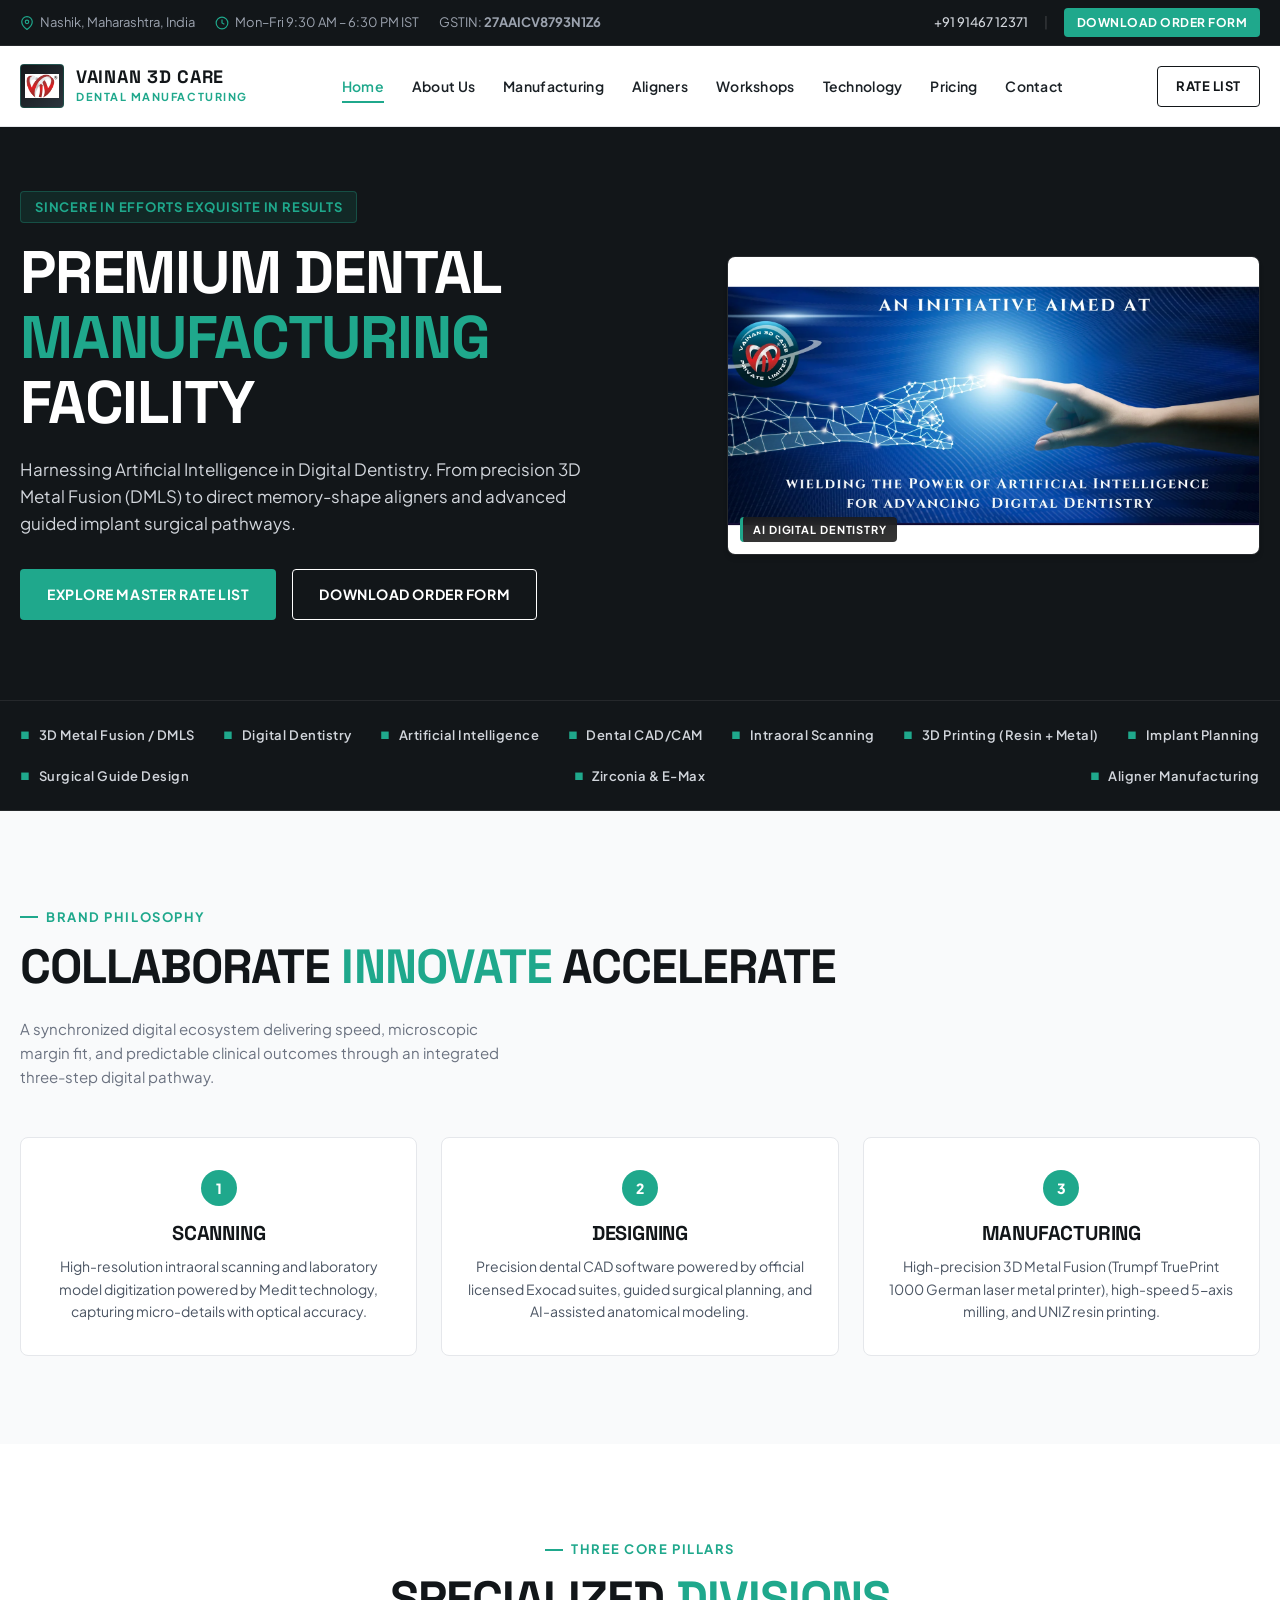
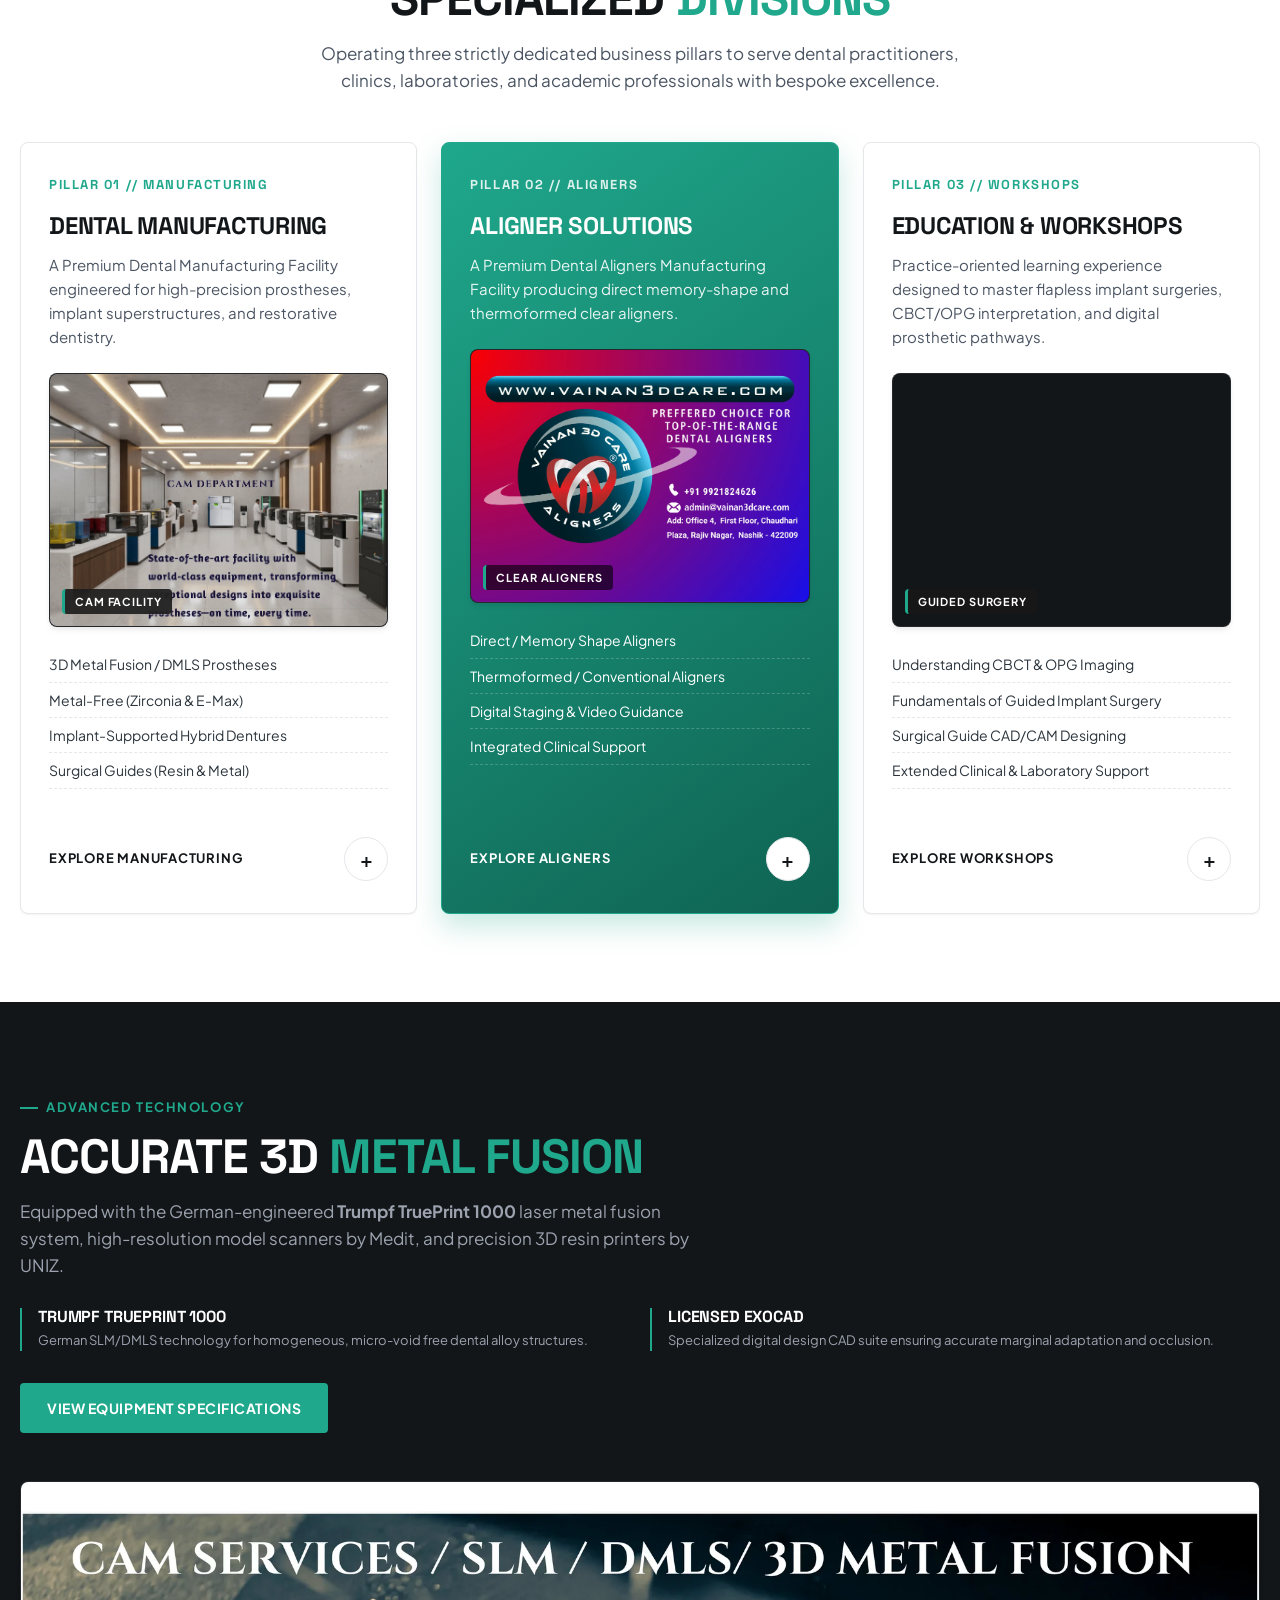
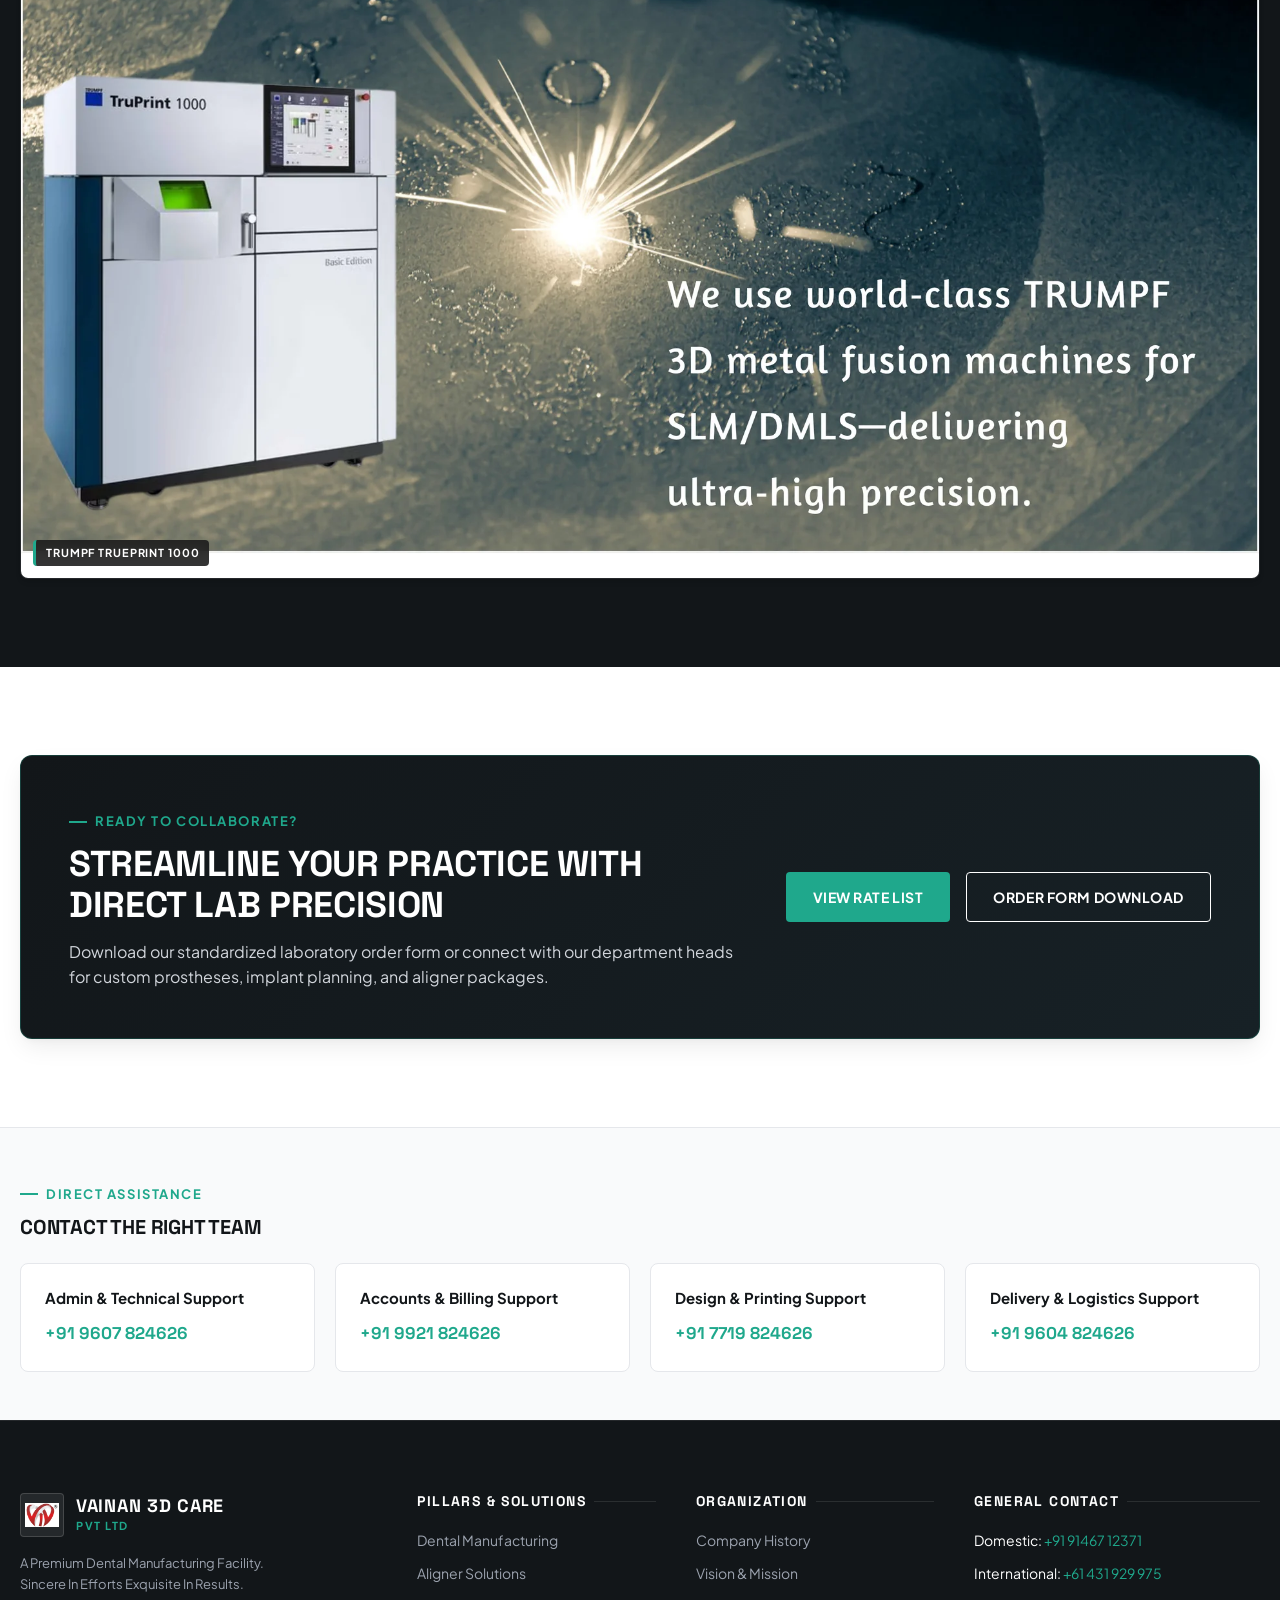
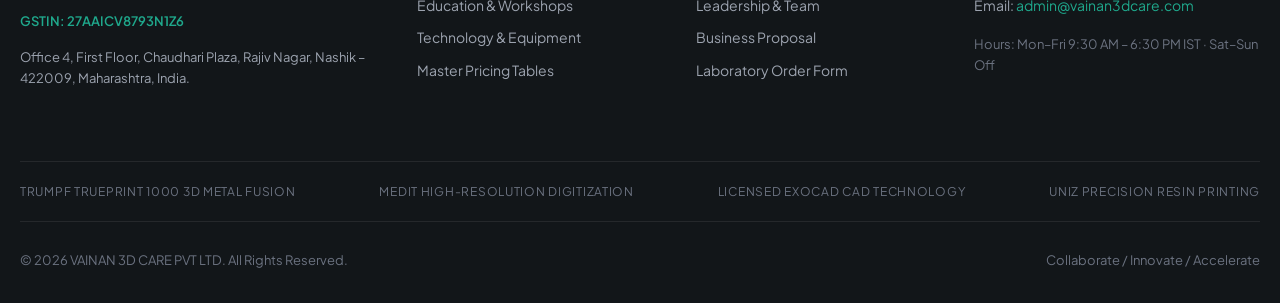
<file: index.html>
<!DOCTYPE html>
<html lang="en">
<head>
  <meta charset="UTF-8">
  <meta name="viewport" content="width=device-width, initial-scale=1.0">
  <title>VAINAN 3D CARE PVT LTD | Premium Dental Manufacturing & Digital Dentistry</title>
  <meta name="description" content="VAINAN 3D CARE PVT LTD is a premium dental manufacturing facility in Nashik, India. Harnessing Artificial Intelligence, 3D Metal Fusion (DMLS), Aligners, and Advanced Workshops.">
  <link rel="stylesheet" href="css/style.css">
</head>
<body>

  <!-- Top Utility Bar -->
  <div class="top-bar">
    <div class="container top-bar-inner">
      <div class="top-bar-info">
        <div class="top-bar-item">
          <svg width="14" height="14" viewBox="0 0 24 24" fill="none" stroke="currentColor" stroke-width="2"><path d="M21 10c0 7-9 13-9 13s-9-6-9-13a9 9 0 0 1 18 0z"></path><circle cx="12" cy="10" r="3"></circle></svg>
          <span>Nashik, Maharashtra, India</span>
        </div>
        <div class="top-bar-item">
          <svg width="14" height="14" viewBox="0 0 24 24" fill="none" stroke="currentColor" stroke-width="2"><circle cx="12" cy="12" r="10"></circle><polyline points="12 6 12 12 16 14"></polyline></svg>
          <span>Mon–Fri 9:30 AM – 6:30 PM IST</span>
        </div>
        <div class="top-bar-item">
          <span>GSTIN: <strong>27AAICV8793N1Z6</strong></span>
        </div>
      </div>
      <div class="top-bar-actions">
        <!-- CONFIRM WITH CLIENT: Contact phone numbers: older live site listed 7719824626 / 9146712371 as primary; newer material lists a 4-department split plus 91467 12371 / +61 431 929 975 as general contact. Confirm the department table is the one to publish. -->
        <a href="tel:+919146712371" class="top-bar-link">+91 91467 12371</a>
        <span style="color: rgba(255,255,255,0.2);">|</span>
        <a href="contact.html#order-form" class="btn btn-primary" style="padding: 4px 12px; font-size: 0.75rem;">Download Order Form</a>
      </div>
    </div>
  </div>

  <!-- Main Sticky Header -->
  <header class="site-header">
    <div class="container site-header-inner">
      <a href="index.html" class="brand-logo" aria-label="Vainan 3D Care Home">
        <div class="brand-symbol">
          <img decoding="async" src="Asset/Vainan3DCareAligners(BoxCover)/4.webp" alt="VAINAN 3D CARE Logo" class="brand-emblem-img">
        </div>
        <div class="brand-text">
          <span class="brand-name">VAINAN 3D CARE</span>
          <span class="brand-sub">Dental Manufacturing</span>
        </div>
      </a>

      <!-- Desktop Navigation -->
      <nav class="nav-desktop">
        <a href="index.html" class="nav-link active">Home</a>
        <a href="about.html" class="nav-link">About Us</a>
        <a href="manufacturing.html" class="nav-link">Manufacturing</a>
        <a href="aligners.html" class="nav-link">Aligners</a>
        <a href="workshops.html" class="nav-link">Workshops</a>
        <a href="technology.html" class="nav-link">Technology</a>
        <a href="pricing.html" class="nav-link">Pricing</a>
        <a href="contact.html" class="nav-link">Contact</a>
      </nav>

      <div class="nav-actions">
        <a href="pricing.html" class="btn btn-outline-dark" style="padding: 9px 18px; font-size: 0.8125rem;">Rate List</a>
        <button class="mobile-menu-btn" id="mobileMenuBtn" aria-label="Open navigation menu">
          <svg width="24" height="24" viewBox="0 0 24 24" fill="none" stroke="currentColor" stroke-width="2"><line x1="3" y1="12" x2="21" y2="12"></line><line x1="3" y1="6" x2="21" y2="6"></line><line x1="3" y1="18" x2="21" y2="18"></line></svg>
        </button>
      </div>
    </div>
  </header>

  <!-- Mobile Drawer & Overlay -->
  <div class="mobile-nav-overlay" id="mobileOverlay"></div>
  <div class="mobile-nav-drawer" id="mobileDrawer">
    <div>
      <div style="display: flex; justify-content: space-between; align-items: center; margin-bottom: 24px;">
        <div class="brand-text">
          <span class="brand-name" style="color: #fff;">VAINAN 3D CARE</span>
          <span class="brand-sub">Pvt Ltd</span>
        </div>
        <button class="mobile-nav-close" id="mobileCloseBtn" aria-label="Close menu">&times;</button>
      </div>
      <nav class="mobile-nav-links">
        <a href="index.html" class="active">Home</a>
        <a href="about.html">About Us</a>
        <a href="manufacturing.html">Dental Manufacturing</a>
        <a href="aligners.html">Aligner Solutions</a>
        <a href="workshops.html">Education & Workshops</a>
        <a href="technology.html">Technology & Equipment</a>
        <a href="pricing.html">Pricing & Charges</a>
        <a href="contact.html">Contact Us</a>
      </nav>
    </div>
    <div>
      <a href="contact.html#order-form" class="btn btn-primary" style="width: 100%; margin-bottom: 12px;">Order Form</a>
      <p style="font-size: 0.75rem; color: var(--gray-400); text-align: center;">GSTIN: 27AAICV8793N1Z6</p>
    </div>
  </div>

  <!-- Hero Section: Samhwan Steel Bold Industrial Stacked Layout -->
  <section class="hero-industrial">
    <div class="container">
      <div class="hero-grid">
        <div class="hero-content">
          <div class="hero-tagline-strip">
            <span>Sincere In Efforts Exquisite In Results</span>
          </div>
          <h1 class="hero-stacked-headline">
            <span>PREMIUM DENTAL</span>
            <span class="accent">MANUFACTURING</span>
            <span>FACILITY</span>
          </h1>
          <p class="hero-subtext">
            Harnessing Artificial Intelligence in Digital Dentistry. From precision 3D Metal Fusion (DMLS) to direct memory-shape aligners and advanced guided implant surgical pathways.
          </p>
          <div class="hero-actions">
            <a href="pricing.html" class="btn btn-primary">Explore Master Rate List</a>
            <a href="contact.html#order-form" class="btn btn-outline-white">Download Order Form</a>
          </div>
        </div>

        <!-- Hero Media Asset: vainan3dcare.com (1170 x 355 px)/2.png -->
        <div class="hero-media-wrapper">
          <div class="media-frame aspect-16-9" id="hero-banner-frame">
            <img decoding="async" src="Asset/vainan3dcare.com (1170 x 355 px)/2.webp" alt="VAINAN 3D CARE Artificial Intelligence and Digital Dentistry Innovation Banner" loading="eager">
            <span class="media-badge">AI Digital Dentistry</span>
          </div>
        </div>
      </div>
    </div>
  </section>

  <!-- High-Tech Strip (Section 6.5) -->
  <div class="tech-strip">
    <div class="container tech-strip-inner">
      <span class="tech-badge">3D Metal Fusion / DMLS</span>
      <span class="tech-badge">Digital Dentistry</span>
      <span class="tech-badge">Artificial Intelligence</span>
      <span class="tech-badge">Dental CAD/CAM</span>
      <span class="tech-badge">Intraoral Scanning</span>
      <span class="tech-badge">3D Printing (Resin + Metal)</span>
      <span class="tech-badge">Implant Planning</span>
      <span class="tech-badge">Surgical Guide Design</span>
      <span class="tech-badge">Zirconia & E-Max</span>
      <span class="tech-badge">Aligner Manufacturing</span>
    </div>
  </div>

  <!-- Brand Philosophy & Workflow Summary -->
  <section class="section bg-light">
    <div class="container">
      <div style="display: flex; justify-content: space-between; align-items: flex-end; flex-wrap: wrap; gap: 24px; margin-bottom: 48px;">
        <div>
          <span class="section-tagline">Brand Philosophy</span>
          <h2 class="heading-two-tone">
            COLLABORATE <span class="accent">INNOVATE</span> ACCELERATE
          </h2>
        </div>
        <div style="max-width: 480px;">
          <p class="text-muted" style="font-size: 0.9375rem;">
            A synchronized digital ecosystem delivering speed, microscopic margin fit, and predictable clinical outcomes through an integrated three-step digital pathway.
          </p>
        </div>
      </div>

      <!-- Workflow: Scanning -> Designing -> Manufacturing -->
      <div class="workflow-grid">
        <div class="workflow-card">
          <div class="workflow-step-badge">1</div>
          <h3 class="workflow-title">Scanning</h3>
          <p class="workflow-text">
            High-resolution intraoral scanning and laboratory model digitization powered by Medit technology, capturing micro-details with optical accuracy.
          </p>
        </div>

        <div class="workflow-card">
          <div class="workflow-step-badge">2</div>
          <h3 class="workflow-title">Designing</h3>
          <p class="workflow-text">
            Precision dental CAD software powered by official licensed Exocad suites, guided surgical planning, and AI-assisted anatomical modeling.
          </p>
        </div>

        <div class="workflow-card">
          <div class="workflow-step-badge">3</div>
          <h3 class="workflow-title">Manufacturing</h3>
          <p class="workflow-text">
            High-precision 3D Metal Fusion (Trumpf TruePrint 1000 German laser metal printer), high-speed 5-axis milling, and UNIZ resin printing.
          </p>
        </div>
      </div>
    </div>
  </section>

  <!-- 3-Pillar Feature Card Grid (Samhwan Steel Core Pattern) -->
  <section class="section bg-white">
    <div class="container">
      <div class="section-heading-wrapper text-center" style="max-width: 760px; margin-left: auto; margin-right: auto;">
        <span class="section-tagline">Three Core Pillars</span>
        <h2 class="heading-two-tone">
          SPECIALIZED <span class="accent">DIVISIONS</span>
        </h2>
        <p class="section-subtitle" style="margin-left: auto; margin-right: auto;">
          Operating three strictly dedicated business pillars to serve dental practitioners, clinics, laboratories, and academic professionals with bespoke excellence.
        </p>
      </div>

      <div class="pillar-grid">
        <!-- Pillar A: Dental Manufacturing -->
        <div class="pillar-card">
          <div>
            <div class="pillar-card-number">PILLAR 01 // MANUFACTURING</div>
            <h3 class="pillar-card-title">Dental Manufacturing</h3>
            <p class="pillar-card-desc">
              A Premium Dental Manufacturing Facility engineered for high-precision prostheses, implant superstructures, and restorative dentistry.
            </p>

            <div class="media-frame aspect-4-3" style="margin-bottom: 20px;">
              <img decoding="async" src="Asset/WebsiteAdditions2/15.webp" alt="VAINAN 3D CARE High-Tech CAM Manufacturing Facility" loading="lazy">
              <span class="media-badge">CAM Facility</span>
            </div>

            <ul class="pillar-card-features">
              <li>3D Metal Fusion / DMLS Prostheses</li>
              <li>Metal-Free (Zirconia & E-Max)</li>
              <li>Implant-Supported Hybrid Dentures</li>
              <li>Surgical Guides (Resin & Metal)</li>
            </ul>
          </div>

          <div class="pillar-card-bottom">
            <span class="pillar-card-link-text">Explore Manufacturing</span>
            <a href="manufacturing.html" class="btn-circle-plus" aria-label="View Dental Manufacturing Pillar">+</a>
          </div>
        </div>

        <!-- Pillar B: Aligner Solutions (Solid Teal Featured Anchor Card) -->
        <div class="pillar-card card-featured">
          <div>
            <div class="pillar-card-number">PILLAR 02 // ALIGNERS</div>
            <h3 class="pillar-card-title">Aligner Solutions</h3>
            <p class="pillar-card-desc">
              <!-- CONFIRM WITH CLIENT: 'World-class' positioning language - confirm client wants this retained (currently only in aligner material) -->
              A Premium Dental Aligners Manufacturing Facility producing direct memory-shape and thermoformed clear aligners.
            </p>

            <div class="media-frame aspect-4-3" style="margin-bottom: 20px;">
              <img decoding="async" src="Asset/Vainan3DCareAligners(BoxCover)/2.webp" alt="VAINAN 3D CARE Aligners Packaging and Splints" loading="lazy">
              <span class="media-badge" style="background: rgba(0,0,0,0.6);">Clear Aligners</span>
            </div>

            <ul class="pillar-card-features">
              <li>Direct / Memory Shape Aligners</li>
              <li>Thermoformed / Conventional Aligners</li>
              <li>Digital Staging & Video Guidance</li>
              <li>Integrated Clinical Support</li>
            </ul>
          </div>

          <div class="pillar-card-bottom">
            <span class="pillar-card-link-text">Explore Aligners</span>
            <a href="aligners.html" class="btn-circle-plus" aria-label="View Aligner Solutions Pillar">+</a>
          </div>
        </div>

        <!-- Pillar C: Education / Workshops -->
        <div class="pillar-card">
          <div>
            <div class="pillar-card-number">PILLAR 03 // WORKSHOPS</div>
            <h3 class="pillar-card-title">Education & Workshops</h3>
            <p class="pillar-card-desc">
              Practice-oriented learning experience designed to master flapless implant surgeries, CBCT/OPG interpretation, and digital prosthetic pathways.
            </p>

            <div class="media-frame aspect-4-3" style="margin-bottom: 20px;">
              <img decoding="async" src="Asset/Vainan3DCareFlyers/4.webp" alt="Hands-On Flapless Implant Surgery and Guided Surgery Workshop" loading="lazy">
              <span class="media-badge">Guided Surgery</span>
            </div>

            <ul class="pillar-card-features">
              <li>Understanding CBCT & OPG Imaging</li>
              <li>Fundamentals of Guided Implant Surgery</li>
              <li>Surgical Guide CAD/CAM Designing</li>
              <li>Extended Clinical & Laboratory Support</li>
            </ul>
          </div>

          <div class="pillar-card-bottom">
            <span class="pillar-card-link-text">Explore Workshops</span>
            <a href="workshops.html" class="btn-circle-plus" aria-label="View Education & Workshops Pillar">+</a>
          </div>
        </div>
      </div>
    </div>
  </section>

  <!-- Technical Infrastructure & German Engineering Highlight -->
  <section class="section bg-charcoal">
    <div class="container">
      <div style="display: grid; grid-template-columns: 1fr; gap: 48px; align-items: center;" class="equipment-showcase-grid">
        <div>
          <span class="section-tagline">Advanced Technology</span>
          <h2 class="heading-two-tone heading-two-tone-light">
            ACCURATE 3D <span class="accent">METAL FUSION</span>
          </h2>
          <p class="section-subtitle" style="margin-bottom: 28px;">
            Equipped with the German-engineered <strong>Trumpf TruePrint 1000</strong> laser metal fusion system, high-resolution model scanners by Medit, and precision 3D resin printers by UNIZ.
          </p>

          <div style="display: grid; grid-template-columns: 1fr 1fr; gap: 20px; margin-bottom: 32px;">
            <div style="border-left: 2px solid var(--teal-primary); padding-left: 16px;">
              <h4 style="font-size: 1rem; color: #fff; margin-bottom: 4px;">Trumpf TruePrint 1000</h4>
              <p style="font-size: 0.8125rem; color: var(--gray-400);">German SLM/DMLS technology for homogeneous, micro-void free dental alloy structures.</p>
            </div>
            <div style="border-left: 2px solid var(--teal-primary); padding-left: 16px;">
              <h4 style="font-size: 1rem; color: #fff; margin-bottom: 4px;">Licensed Exocad</h4>
              <p style="font-size: 0.8125rem; color: var(--gray-400);">Specialized digital design CAD suite ensuring accurate marginal adaptation and occlusion.</p>
            </div>
          </div>

          <a href="technology.html" class="btn btn-primary">View Equipment Specifications</a>
        </div>

        <div class="media-frame aspect-16-9" id="trumpf-machine-frame">
          <img decoding="async" src="Asset/WebsiteAdditions2/8.webp" alt="Trumpf TruePrint 1000 German 3D Metal Fusion SLM/DMLS System" loading="lazy">
          <span class="media-badge">Trumpf TruePrint 1000</span>
        </div>
      </div>
    </div>
  </section>

  <!-- Flagged Global Network Section -->
  <!-- CONFIRM WITH CLIENT: Global-reach / "world map" section (borrowed from the design reference) — confirm with client whether Vainan actually serves international clients before building this; current content only hints at "exporting services" plus one Australian (+61) contact number. Section held as draft placeholder per prompt instructions. -->

  <!-- B2B Order & Consultation CTA -->
  <section class="section bg-white">
    <div class="container">
      <div class="cta-banner">
        <div class="cta-content">
          <span class="section-tagline" style="color: var(--teal-primary);">Ready to Collaborate?</span>
          <h2 class="cta-title">Streamline Your Practice With Direct Lab Precision</h2>
          <p class="cta-desc">
            Download our standardized laboratory order form or connect with our department heads for custom prostheses, implant planning, and aligner packages.
          </p>
        </div>
        <div style="display: flex; gap: 16px; flex-wrap: wrap;">
          <a href="pricing.html" class="btn btn-primary">View Rate List</a>
          <a href="contact.html#order-form" class="btn btn-outline-white">Order Form Download</a>
        </div>
      </div>
    </div>
  </section>

  <!-- Department Quick Contact Matrix (Section 9) -->
  <section class="section-sm bg-light" style="border-top: 1px solid var(--gray-200);">        
    <div class="container">
      <div style="margin-bottom: 24px;">
        <span class="section-tagline">Direct Assistance</span>
        <h3 style="font-size: 1.25rem; font-weight: 800; color: var(--charcoal-900);">CONTACT THE RIGHT TEAM</h3>
      </div>
      <!-- CONFIRM WITH CLIENT: Contact phone numbers: confirm 4-department split (+91 9607 824626 / 9921 824626 / 7719 824626 / 9604 824626) vs older live site primary numbers (7719824626 / 9146712371). -->
      <div class="dept-grid">
        <div class="dept-card">
          <span class="dept-name">Admin & Technical Support</span>
          <a href="tel:+919607824626" class="dept-phone">+91 9607 824626</a>
        </div>
        <div class="dept-card">
          <span class="dept-name">Accounts & Billing Support</span>
          <a href="tel:+919921824626" class="dept-phone">+91 9921 824626</a>
        </div>
        <div class="dept-card">
          <span class="dept-name">Design & Printing Support</span>
          <a href="tel:+917719824626" class="dept-phone">+91 7719 824626</a>
        </div>
        <div class="dept-card">
          <span class="dept-name">Delivery & Logistics Support</span>
          <a href="tel:+919604824626" class="dept-phone">+91 9604 824626</a>
        </div>
      </div>
    </div>
  </section>

  <!-- Master Footer -->
  <footer class="site-footer">
    <div class="container">
      <div class="footer-grid">
        <!-- Col 1: Brand & Legal -->
        <div>
          <div class="brand-logo" style="margin-bottom: 16px;">
            <div class="brand-symbol" style="background: rgba(255,255,255,0.08); border-color: rgba(255,255,255,0.15);">
              <img decoding="async" src="Asset/Vainan3DCareAligners(BoxCover)/4.webp" alt="VAINAN 3D CARE Logo" class="brand-emblem-img">
            </div>
            <div class="brand-text">
              <span class="brand-name" style="color: #fff;">VAINAN 3D CARE</span>
              <span class="brand-sub">PVT LTD</span>
            </div>
          </div>
          <p class="footer-legal-text">
            A Premium Dental Manufacturing Facility.<br>
            Sincere In Efforts Exquisite In Results.
          </p>
          <p class="footer-legal-text" style="color: var(--teal-primary); font-weight: 600;">
            GSTIN: 27AAICV8793N1Z6
          </p>
          <p class="footer-legal-text">
            Office 4, First Floor, Chaudhari Plaza, Rajiv Nagar, Nashik – 422009, Maharashtra, India.
          </p>
        </div>

        <!-- Col 2: Navigation Links -->
        <div>
          <h4 class="footer-col-title">Pillars & Solutions</h4>
          <div class="footer-links">
            <a href="manufacturing.html" class="footer-link">Dental Manufacturing</a>
            <a href="aligners.html" class="footer-link">Aligner Solutions</a>
            <a href="workshops.html" class="footer-link">Education & Workshops</a>
            <a href="technology.html" class="footer-link">Technology & Equipment</a>
            <a href="pricing.html" class="footer-link">Master Pricing Tables</a>
          </div>
        </div>

        <!-- Col 3: Company -->
        <div>
          <h4 class="footer-col-title">Organization</h4>
          <div class="footer-links">
            <a href="about.html" class="footer-link">Company History</a>
            <a href="about.html#vision" class="footer-link">Vision & Mission</a>
            <a href="about.html#team" class="footer-link">Leadership & Team</a>
            <a href="about.html#proposal" class="footer-link">Business Proposal</a>
            <a href="contact.html#order-form" class="footer-link">Laboratory Order Form</a>
          </div>
        </div>

        <!-- Col 4: Contact Desk -->
        <div>
          <h4 class="footer-col-title">General Contact</h4>
          <div class="footer-links">
            <span style="color: #fff; font-size: 0.875rem;">Domestic: <a href="tel:+919146712371" style="color: var(--teal-primary);">+91 91467 12371</a></span>
            <span style="color: #fff; font-size: 0.875rem;">International: <a href="tel:+61431929975" style="color: var(--teal-primary);">+61 431 929 975</a></span>
            <!-- CONFIRM WITH CLIENT: Contact email: older live site used vainan3dcare@outlook.com; new master content consistently uses admin@vainan3dcare.com. Confirm which is current. -->
            <span style="font-size: 0.875rem;">Email: <a href="mailto:admin@vainan3dcare.com" style="color: var(--teal-primary);">admin@vainan3dcare.com</a></span>
            <span style="font-size: 0.8125rem; color: var(--gray-500); margin-top: 8px;">Hours: Mon–Fri 9:30 AM – 6:30 PM IST · Sat–Sun Off</span>
          </div>
        </div>
      </div>

      <!-- Certification Strip -->
      <div class="footer-cert-strip">
        <span>Trumpf TruePrint 1000 3D Metal Fusion</span>
        <span>Medit High-Resolution Digitization</span>
        <span>Licensed Exocad CAD Technology</span>
        <span>UNIZ Precision Resin Printing</span>
      </div>

      <!-- Copyright Bar -->
      <div class="footer-bottom">
        <span>&copy; 2026 VAINAN 3D CARE PVT LTD. All Rights Reserved.</span>
        <span>Collaborate / Innovate / Accelerate</span>
      </div>
    </div>
  </footer>

  <script src="js/main.js"></script>
</body>
</html>
</file>
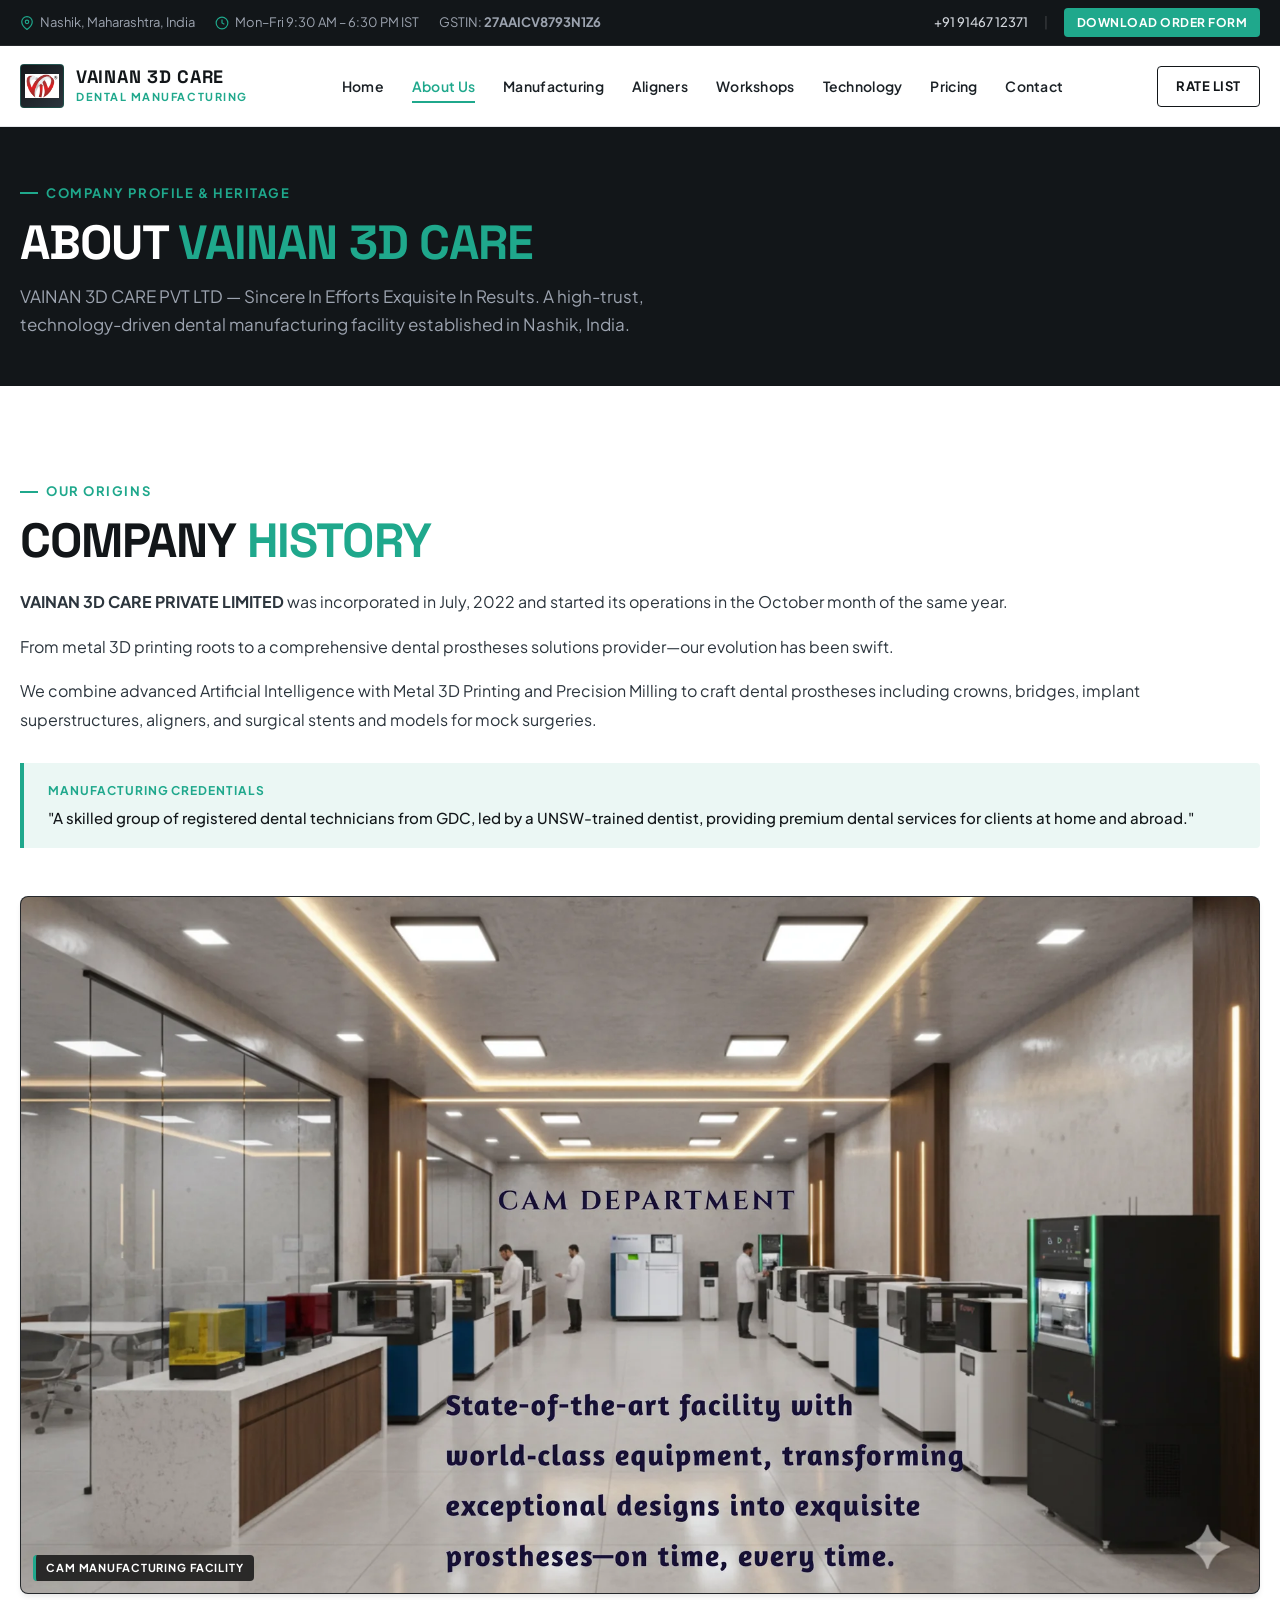
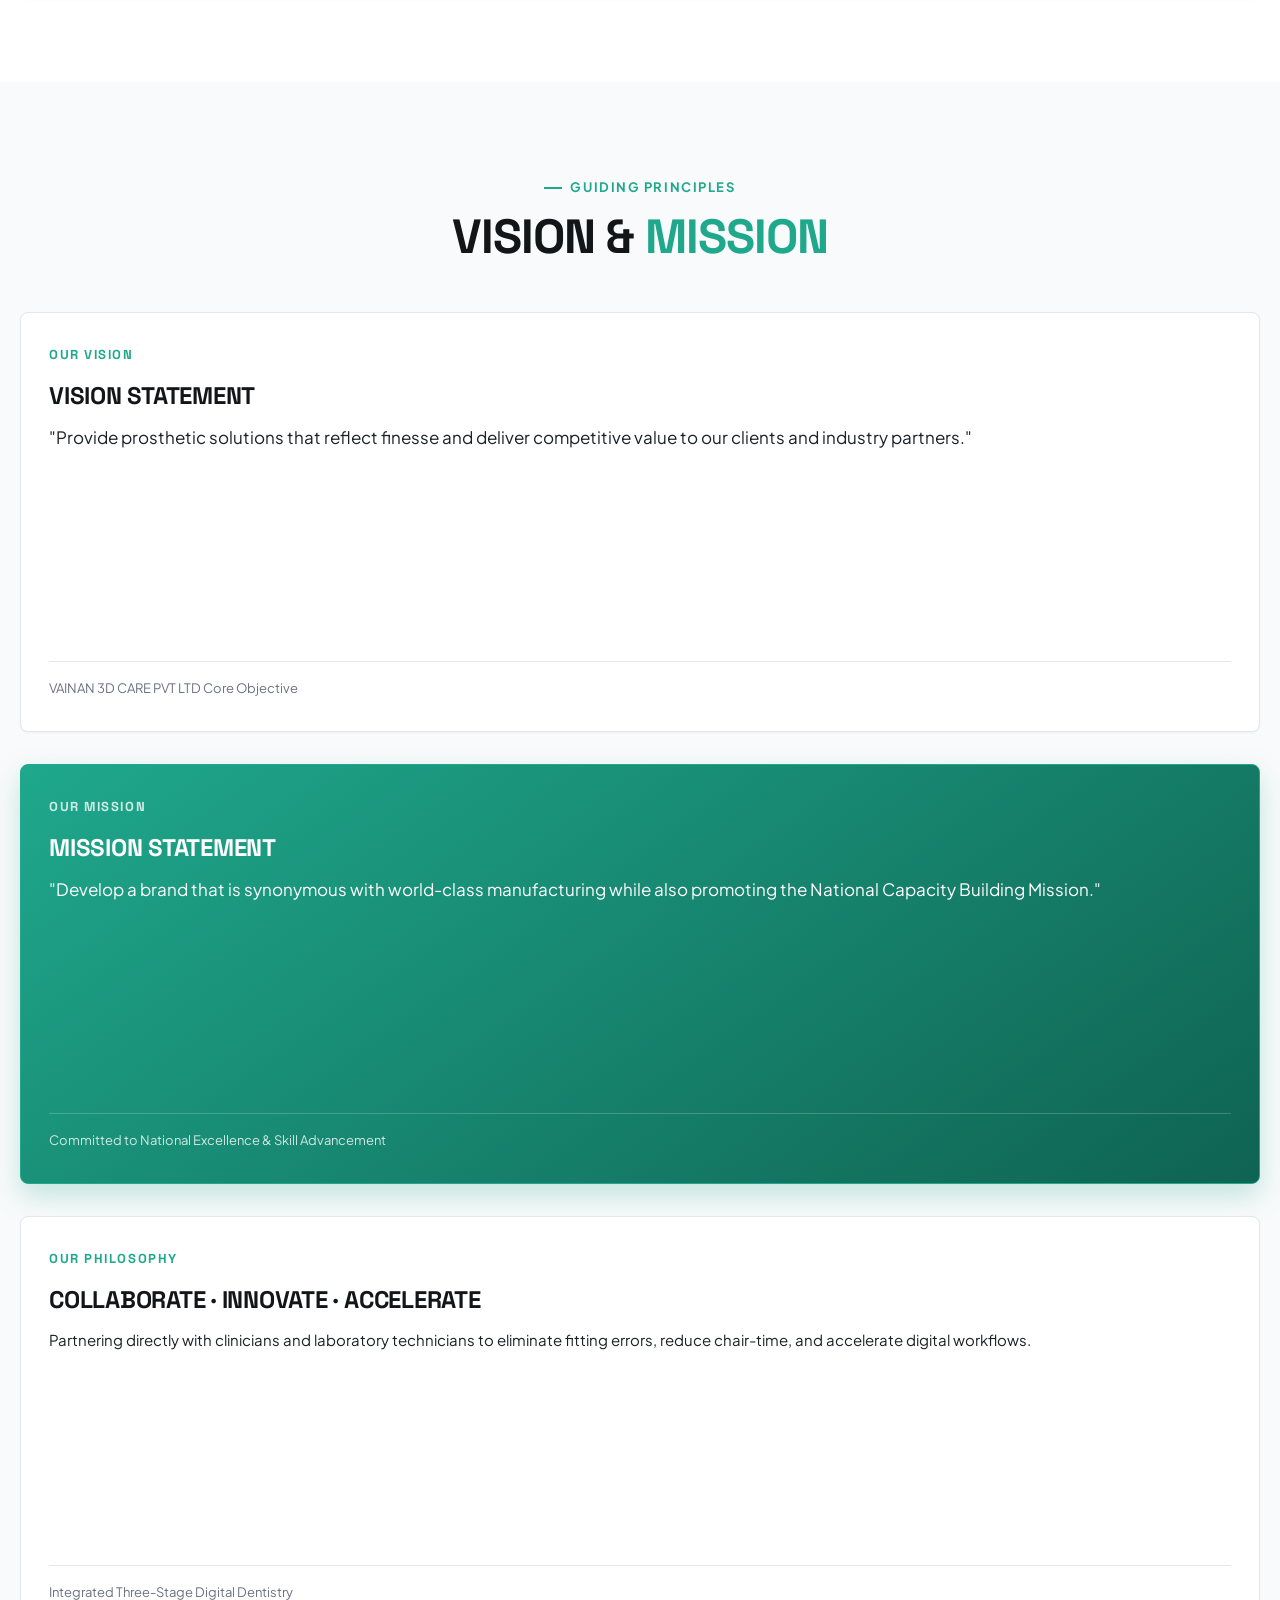
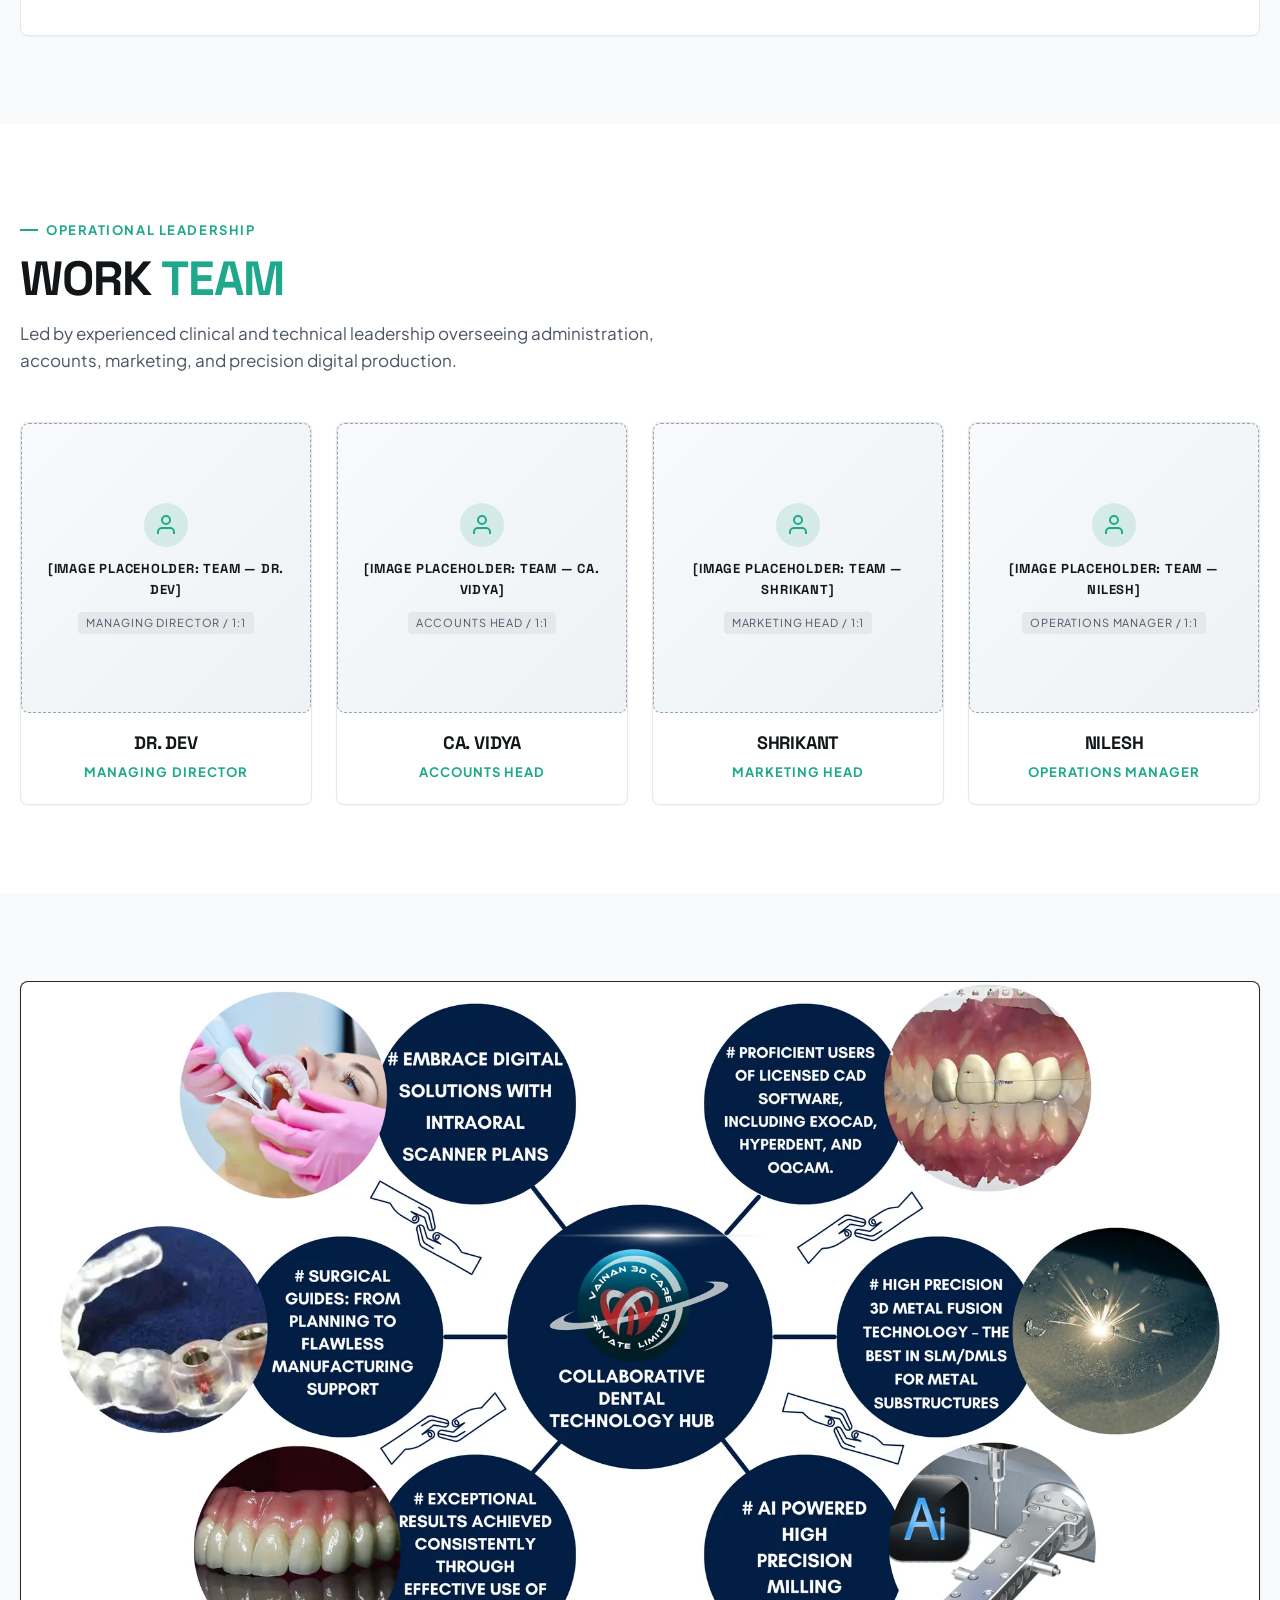
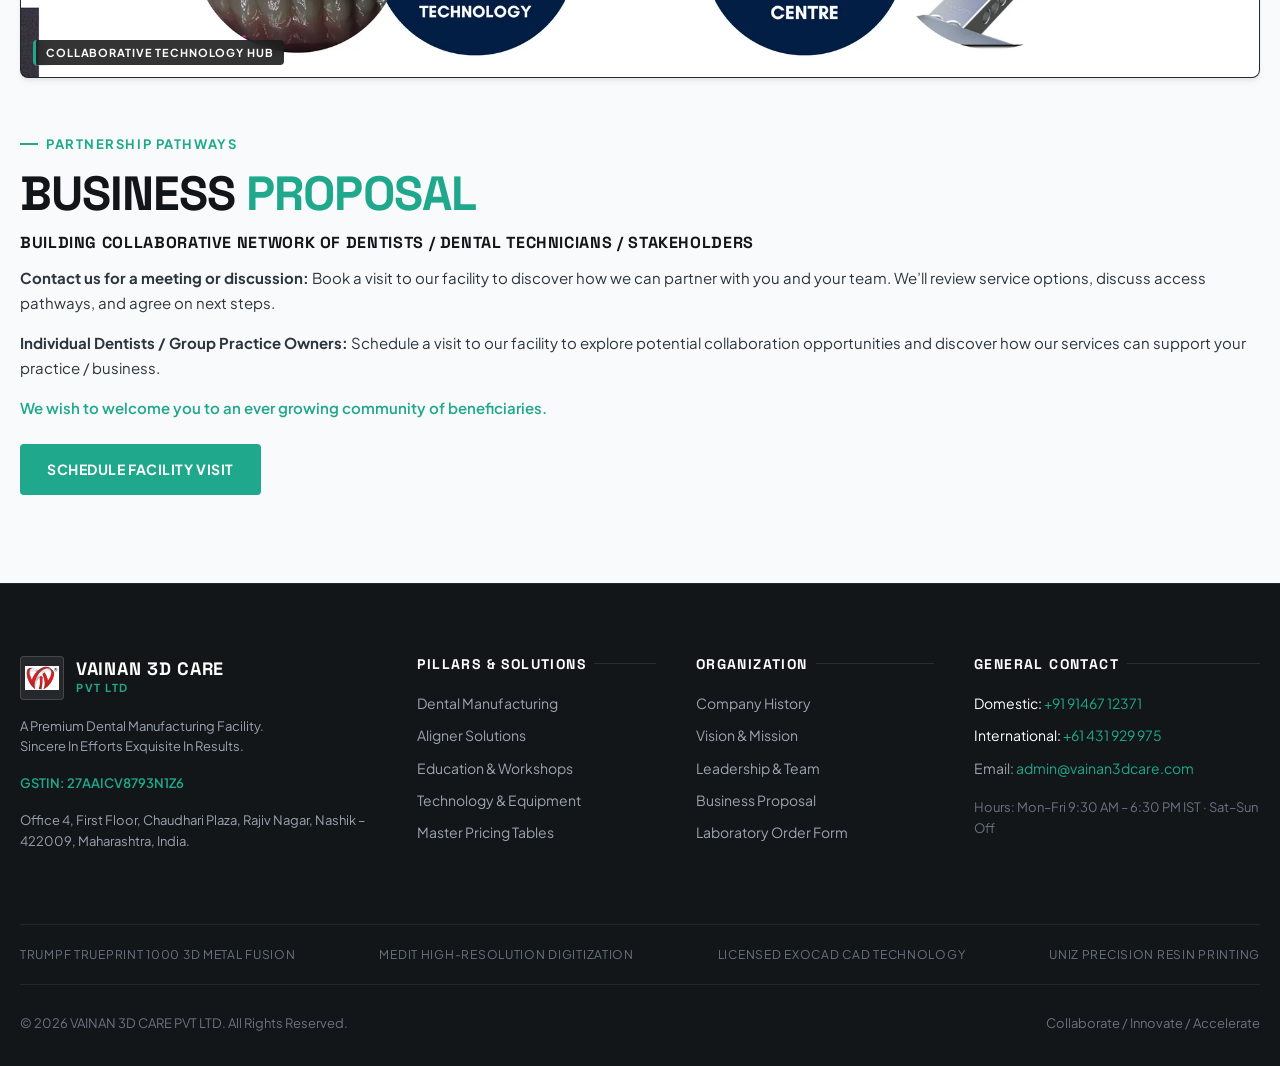
<file: about.html>
<!DOCTYPE html>
<html lang="en">
<head>
  <meta charset="UTF-8">
  <meta name="viewport" content="width=device-width, initial-scale=1.0">
  <title>About Us & Company History | VAINAN 3D CARE PVT LTD</title>
  <meta name="description" content="Discover the origins, leadership, vision, and collaborative network of VAINAN 3D CARE PVT LTD, incorporated in July 2022 in Nashik, India.">
  <link rel="stylesheet" href="css/style.css">
</head>
<body>

  <!-- Top Utility Bar -->
  <div class="top-bar">
    <div class="container top-bar-inner">
      <div class="top-bar-info">
        <div class="top-bar-item">
          <svg width="14" height="14" viewBox="0 0 24 24" fill="none" stroke="currentColor" stroke-width="2"><path d="M21 10c0 7-9 13-9 13s-9-6-9-13a9 9 0 0 1 18 0z"></path><circle cx="12" cy="10" r="3"></circle></svg>
          <span>Nashik, Maharashtra, India</span>
        </div>
        <div class="top-bar-item">
          <svg width="14" height="14" viewBox="0 0 24 24" fill="none" stroke="currentColor" stroke-width="2"><circle cx="12" cy="12" r="10"></circle><polyline points="12 6 12 12 16 14"></polyline></svg>
          <span>Mon–Fri 9:30 AM – 6:30 PM IST</span>
        </div>
        <div class="top-bar-item">
          <span>GSTIN: <strong>27AAICV8793N1Z6</strong></span>
        </div>
      </div>
      <div class="top-bar-actions">
        <!-- CONFIRM WITH CLIENT: Contact phone numbers: older live site listed 7719824626 / 9146712371 as primary; newer material lists a 4-department split plus 91467 12371 / +61 431 929 975 as general contact. Confirm the department table is the one to publish. -->
        <a href="tel:+919146712371" class="top-bar-link">+91 91467 12371</a>
        <span style="color: rgba(255,255,255,0.2);">|</span>
        <a href="contact.html#order-form" class="btn btn-primary" style="padding: 4px 12px; font-size: 0.75rem;">Download Order Form</a>
      </div>
    </div>
  </div>

  <!-- Main Sticky Header -->
  <header class="site-header">
    <div class="container site-header-inner">
      <a href="index.html" class="brand-logo" aria-label="Vainan 3D Care Home">
        <div class="brand-symbol">
          <img decoding="async" src="Asset/Vainan3DCareAligners(BoxCover)/4.webp" alt="VAINAN 3D CARE Logo" class="brand-emblem-img">
        </div>
        <div class="brand-text">
          <span class="brand-name">VAINAN 3D CARE</span>
          <span class="brand-sub">Dental Manufacturing</span>
        </div>
      </a>

      <nav class="nav-desktop">
        <a href="index.html" class="nav-link">Home</a>
        <a href="about.html" class="nav-link active">About Us</a>
        <a href="manufacturing.html" class="nav-link">Manufacturing</a>
        <a href="aligners.html" class="nav-link">Aligners</a>
        <a href="workshops.html" class="nav-link">Workshops</a>
        <a href="technology.html" class="nav-link">Technology</a>
        <a href="pricing.html" class="nav-link">Pricing</a>
        <a href="contact.html" class="nav-link">Contact</a>
      </nav>

      <div class="nav-actions">
        <a href="pricing.html" class="btn btn-outline-dark" style="padding: 9px 18px; font-size: 0.8125rem;">Rate List</a>
        <button class="mobile-menu-btn" id="mobileMenuBtn" aria-label="Open navigation menu">
          <svg width="24" height="24" viewBox="0 0 24 24" fill="none" stroke="currentColor" stroke-width="2"><line x1="3" y1="12" x2="21" y2="12"></line><line x1="3" y1="6" x2="21" y2="6"></line><line x1="3" y1="18" x2="21" y2="18"></line></svg>
        </button>
      </div>
    </div>
  </header>

  <!-- Mobile Drawer & Overlay -->
  <div class="mobile-nav-overlay" id="mobileOverlay"></div>
  <div class="mobile-nav-drawer" id="mobileDrawer">
    <div>
      <div style="display: flex; justify-content: space-between; align-items: center; margin-bottom: 24px;">
        <div class="brand-text">
          <span class="brand-name" style="color: #fff;">VAINAN 3D CARE</span>
          <span class="brand-sub">Pvt Ltd</span>
        </div>
        <button class="mobile-nav-close" id="mobileCloseBtn" aria-label="Close menu">&times;</button>
      </div>
      <nav class="mobile-nav-links">
        <a href="index.html">Home</a>
        <a href="about.html" class="active">About Us</a>
        <a href="manufacturing.html">Dental Manufacturing</a>
        <a href="aligners.html">Aligner Solutions</a>
        <a href="workshops.html">Education & Workshops</a>
        <a href="technology.html">Technology & Equipment</a>
        <a href="pricing.html">Pricing & Charges</a>
        <a href="contact.html">Contact Us</a>
      </nav>
    </div>
    <div>
      <a href="contact.html#order-form" class="btn btn-primary" style="width: 100%; margin-bottom: 12px;">Order Form</a>
      <p style="font-size: 0.75rem; color: var(--gray-400); text-align: center;">GSTIN: 27AAICV8793N1Z6</p>
    </div>
  </div>

  <!-- Page Header Banner -->
  <section class="section-sm bg-charcoal">
    <div class="container">
      <span class="section-tagline">Company Profile & Heritage</span>
      <h1 class="heading-two-tone heading-two-tone-light">
        ABOUT <span class="accent">VAINAN 3D CARE</span>
      </h1>
      <p class="section-subtitle">
        VAINAN 3D CARE PVT LTD — Sincere In Efforts Exquisite In Results. A high-trust, technology-driven dental manufacturing facility established in Nashik, India.
      </p>
    </div>
  </section>

  <!-- Company Overview & Evolution (Extracted from Live Site) -->
  <section class="section bg-white">
    <div class="container">
      <div style="display: grid; grid-template-columns: 1fr; gap: 48px; align-items: center;" class="hero-grid">
        <div>
          <span class="section-tagline">Our Origins</span>
          <h2 class="heading-two-tone">
            COMPANY <span class="accent">HISTORY</span>
          </h2>
          <div style="margin-top: 20px; font-size: 1rem; color: var(--charcoal-700); line-height: 1.8;">
            <p style="margin-bottom: 16px;">
              <strong>VAINAN 3D CARE PRIVATE LIMITED</strong> was incorporated in July, 2022 and started its operations in the October month of the same year.
            </p>
            <p style="margin-bottom: 16px;">
              From metal 3D printing roots to a comprehensive dental prostheses solutions provider—our evolution has been swift.
            </p>
            <p>
              We combine advanced Artificial Intelligence with Metal 3D Printing and Precision Milling to craft dental prostheses including crowns, bridges, implant superstructures, aligners, and surgical stents and models for mock surgeries.
            </p>
          </div>

          <!-- Team & Expertise Version A (Section 6.4) -->
          <div style="margin-top: 28px; background-color: var(--teal-light); border-left: 4px solid var(--teal-primary); padding: 18px 24px; border-radius: 0 var(--radius-sm) var(--radius-sm) 0;">
            <span style="display: block; font-size: 0.75rem; font-weight: 700; letter-spacing: 0.08em; text-transform: uppercase; color: var(--teal-primary); margin-bottom: 6px;">Manufacturing Credentials</span>
            <!-- CONFIRM WITH CLIENT: Team & Expertise Versions A/B/C contain specific claims (UNSW, GDC, orthodontist, university research director) — confirm exact wording/credentials before publishing verbatim. -->
            <p style="font-size: 0.9375rem; color: var(--charcoal-900); font-weight: 500; line-height: 1.6;">
              "A skilled group of registered dental technicians from GDC, led by a UNSW-trained dentist, providing premium dental services for clients at home and abroad."
            </p>
          </div>
        </div>

        <div class="media-frame aspect-16-9">
          <img decoding="async" src="Asset/WebsiteAdditions2/15.webp" alt="VAINAN 3D CARE Modern CAM Manufacturing Facility" loading="lazy">
          <span class="media-badge">CAM Manufacturing Facility</span>
        </div>
      </div>
    </div>
  </section>

  <!-- Vision & Mission Statements (Extracted from Live Site) -->
  <section class="section bg-light" id="vision">
    <div class="container">
      <div class="section-heading-wrapper text-center" style="max-width: 700px; margin-left: auto; margin-right: auto;">
        <span class="section-tagline">Guiding Principles</span>
        <h2 class="heading-two-tone">
          VISION & <span class="accent">MISSION</span>
        </h2>
      </div>

      <div style="display: grid; grid-template-columns: 1fr; gap: 32px;" class="workflow-grid">
        <div class="pillar-card">
          <div>
            <div class="pillar-card-number">OUR VISION</div>
            <h3 class="pillar-card-title">Vision Statement</h3>
            <p class="pillar-card-desc" style="font-size: 1.0625rem; color: var(--charcoal-800); line-height: 1.7;">
              "Provide prosthetic solutions that reflect finesse and deliver competitive value to our clients and industry partners."
            </p>
          </div>
          <div style="border-top: 1px solid var(--gray-200); padding-top: 16px; font-size: 0.8125rem; color: var(--gray-500);">
            VAINAN 3D CARE PVT LTD Core Objective
          </div>
        </div>

        <div class="pillar-card card-featured">
          <div>
            <div class="pillar-card-number" style="color: rgba(255,255,255,0.8);">OUR MISSION</div>
            <h3 class="pillar-card-title">Mission Statement</h3>
            <p class="pillar-card-desc" style="font-size: 1.0625rem; color: #fff; line-height: 1.7;">
              <!-- CONFIRM WITH CLIENT: 'World-class' positioning language - confirm client wants this retained -->
              "Develop a brand that is synonymous with world-class manufacturing while also promoting the National Capacity Building Mission."
            </p>
          </div>
          <div style="border-top: 1px solid rgba(255,255,255,0.2); padding-top: 16px; font-size: 0.8125rem; color: rgba(255,255,255,0.8);">
            Committed to National Excellence & Skill Advancement
          </div>
        </div>

        <div class="pillar-card">
          <div>
            <div class="pillar-card-number">OUR PHILOSOPHY</div>
            <h3 class="pillar-card-title">Collaborate · Innovate · Accelerate</h3>
            <p class="pillar-card-desc" style="font-size: 0.9375rem; color: var(--charcoal-800); line-height: 1.7;">
              Partnering directly with clinicians and laboratory technicians to eliminate fitting errors, reduce chair-time, and accelerate digital workflows.
            </p>
          </div>
          <div style="border-top: 1px solid var(--gray-200); padding-top: 16px; font-size: 0.8125rem; color: var(--gray-500);">
            Integrated Three-Stage Digital Dentistry
          </div>
        </div>
      </div>
    </div>
  </section>

  <!-- Work Team / Core Leadership (Extracted from Live Site) -->
  <section class="section bg-white" id="team">
    <div class="container">
      <div class="section-heading-wrapper">
        <span class="section-tagline">Operational Leadership</span>
        <h2 class="heading-two-tone">
          WORK <span class="accent">TEAM</span>
        </h2>
        <p class="section-subtitle">
          Led by experienced clinical and technical leadership overseeing administration, accounts, marketing, and precision digital production.
        </p>
      </div>

      <div class="team-grid">
        <!-- Dr. Dev -->
        <div class="team-card">
          <div class="placeholder-box aspect-1-1 light-theme">
            <div class="placeholder-icon">
              <svg width="24" height="24" viewBox="0 0 24 24" fill="none" stroke="currentColor" stroke-width="2"><path d="M20 21v-2a4 4 0 0 0-4-4H8a4 4 0 0 0-4 4v2"></path><circle cx="12" cy="7" r="4"></circle></svg>
            </div>
            <div class="placeholder-label">[IMAGE PLACEHOLDER: Team — Dr. Dev]</div>
            <div class="placeholder-meta">Managing Director / 1:1</div>
          </div>
          <div class="team-info">
            <h3 class="team-name">DR. DEV</h3>
            <span class="team-role">Managing Director</span>
          </div>
        </div>

        <!-- CA. Vidya -->
        <div class="team-card">
          <div class="placeholder-box aspect-1-1 light-theme">
            <div class="placeholder-icon">
              <svg width="24" height="24" viewBox="0 0 24 24" fill="none" stroke="currentColor" stroke-width="2"><path d="M20 21v-2a4 4 0 0 0-4-4H8a4 4 0 0 0-4 4v2"></path><circle cx="12" cy="7" r="4"></circle></svg>
            </div>
            <div class="placeholder-label">[IMAGE PLACEHOLDER: Team — CA. Vidya]</div>
            <div class="placeholder-meta">Accounts Head / 1:1</div>
          </div>
          <div class="team-info">
            <h3 class="team-name">CA. VIDYA</h3>
            <span class="team-role">Accounts Head</span>
          </div>
        </div>

        <!-- Shrikant -->
        <div class="team-card">
          <div class="placeholder-box aspect-1-1 light-theme">
            <div class="placeholder-icon">
              <svg width="24" height="24" viewBox="0 0 24 24" fill="none" stroke="currentColor" stroke-width="2"><path d="M20 21v-2a4 4 0 0 0-4-4H8a4 4 0 0 0-4 4v2"></path><circle cx="12" cy="7" r="4"></circle></svg>
            </div>
            <div class="placeholder-label">[IMAGE PLACEHOLDER: Team — Shrikant]</div>
            <div class="placeholder-meta">Marketing Head / 1:1</div>
          </div>
          <div class="team-info">
            <h3 class="team-name">SHRIKANT</h3>
            <span class="team-role">Marketing Head</span>
          </div>
        </div>

        <!-- Nilesh -->
        <div class="team-card">
          <div class="placeholder-box aspect-1-1 light-theme">
            <div class="placeholder-icon">
              <svg width="24" height="24" viewBox="0 0 24 24" fill="none" stroke="currentColor" stroke-width="2"><path d="M20 21v-2a4 4 0 0 0-4-4H8a4 4 0 0 0-4 4v2"></path><circle cx="12" cy="7" r="4"></circle></svg>
            </div>
            <div class="placeholder-label">[IMAGE PLACEHOLDER: Team — Nilesh]</div>
            <div class="placeholder-meta">Operations Manager / 1:1</div>
          </div>
          <div class="team-info">
            <h3 class="team-name">NILESH</h3>
            <span class="team-role">Operations Manager</span>
          </div>
        </div>
      </div>
    </div>
  </section>

  <!-- Business Proposal & Collaborative Network (Extracted from Live Site) -->
  <section class="section bg-light" id="proposal">
    <div class="container">
      <div style="display: grid; grid-template-columns: 1fr; gap: 48px; align-items: center;" class="hero-grid">
        <div class="media-frame aspect-16-9">
          <img decoding="async" src="Asset/Vainan3dCareCreations/CentreSpot.webp" alt="Collaborative Dental Technology Hub Architecture" loading="lazy">
          <span class="media-badge">Collaborative Technology Hub</span>
        </div>

        <div>
          <span class="section-tagline">Partnership Pathways</span>
          <h2 class="heading-two-tone">
            BUSINESS <span class="accent">PROPOSAL</span>
          </h2>
          <h4 style="font-size: 1rem; color: var(--charcoal-900); margin-top: 14px; margin-bottom: 12px; letter-spacing: 0.04em;">
            BUILDING COLLABORATIVE NETWORK OF DENTISTS / DENTAL TECHNICIANS / STAKEHOLDERS
          </h4>
          <div style="font-size: 0.9375rem; color: var(--charcoal-700); line-height: 1.7;">
            <p style="margin-bottom: 14px;">
              <strong>Contact us for a meeting or discussion:</strong> Book a visit to our facility to discover how we can partner with you and your team. We’ll review service options, discuss access pathways, and agree on next steps.
            </p>
            <p style="margin-bottom: 14px;">
              <strong>Individual Dentists / Group Practice Owners:</strong> Schedule a visit to our facility to explore potential collaboration opportunities and discover how our services can support your practice / business.
            </p>
            <p style="font-weight: 600; color: var(--teal-primary);">
              We wish to welcome you to an ever growing community of beneficiaries.
            </p>
          </div>
          <div style="margin-top: 24px;">
            <a href="contact.html" class="btn btn-primary">Schedule Facility Visit</a>
          </div>
        </div>
      </div>
    </div>
  </section>

  <!-- Master Footer -->
  <footer class="site-footer">
    <div class="container">
      <div class="footer-grid">
        <div>
          <div class="brand-logo" style="margin-bottom: 16px;">
            <div class="brand-symbol" style="background: rgba(255,255,255,0.08); border-color: rgba(255,255,255,0.15);">
              <img decoding="async" src="Asset/Vainan3DCareAligners(BoxCover)/4.webp" alt="VAINAN 3D CARE Logo" class="brand-emblem-img">
            </div>
            <div class="brand-text">
              <span class="brand-name" style="color: #fff;">VAINAN 3D CARE</span>
              <span class="brand-sub">PVT LTD</span>
            </div>
          </div>
          <p class="footer-legal-text">
            A Premium Dental Manufacturing Facility.<br>
            Sincere In Efforts Exquisite In Results.
          </p>
          <p class="footer-legal-text" style="color: var(--teal-primary); font-weight: 600;">
            GSTIN: 27AAICV8793N1Z6
          </p>
          <p class="footer-legal-text">
            Office 4, First Floor, Chaudhari Plaza, Rajiv Nagar, Nashik – 422009, Maharashtra, India.
          </p>
        </div>

        <div>
          <h4 class="footer-col-title">Pillars & Solutions</h4>
          <div class="footer-links">
            <a href="manufacturing.html" class="footer-link">Dental Manufacturing</a>
            <a href="aligners.html" class="footer-link">Aligner Solutions</a>
            <a href="workshops.html" class="footer-link">Education & Workshops</a>
            <a href="technology.html" class="footer-link">Technology & Equipment</a>
            <a href="pricing.html" class="footer-link">Master Pricing Tables</a>
          </div>
        </div>

        <div>
          <h4 class="footer-col-title">Organization</h4>
          <div class="footer-links">
            <a href="about.html" class="footer-link">Company History</a>
            <a href="about.html#vision" class="footer-link">Vision & Mission</a>
            <a href="about.html#team" class="footer-link">Leadership & Team</a>
            <a href="about.html#proposal" class="footer-link">Business Proposal</a>
            <a href="contact.html#order-form" class="footer-link">Laboratory Order Form</a>
          </div>
        </div>

        <div>
          <h4 class="footer-col-title">General Contact</h4>
          <div class="footer-links">
            <span style="color: #fff; font-size: 0.875rem;">Domestic: <a href="tel:+919146712371" style="color: var(--teal-primary);">+91 91467 12371</a></span>
            <span style="color: #fff; font-size: 0.875rem;">International: <a href="tel:+61431929975" style="color: var(--teal-primary);">+61 431 929 975</a></span>
            <!-- CONFIRM WITH CLIENT: Contact email: older live site used vainan3dcare@outlook.com; new master content consistently uses admin@vainan3dcare.com. Confirm which is current. -->
            <span style="font-size: 0.875rem;">Email: <a href="mailto:admin@vainan3dcare.com" style="color: var(--teal-primary);">admin@vainan3dcare.com</a></span>
            <span style="font-size: 0.8125rem; color: var(--gray-500); margin-top: 8px;">Hours: Mon–Fri 9:30 AM – 6:30 PM IST · Sat–Sun Off</span>
          </div>
        </div>
      </div>

      <div class="footer-cert-strip">
        <span>Trumpf TruePrint 1000 3D Metal Fusion</span>
        <span>Medit High-Resolution Digitization</span>
        <span>Licensed Exocad CAD Technology</span>
        <span>UNIZ Precision Resin Printing</span>
      </div>

      <div class="footer-bottom">
        <span>&copy; 2026 VAINAN 3D CARE PVT LTD. All Rights Reserved.</span>
        <span>Collaborate / Innovate / Accelerate</span>
      </div>
    </div>
  </footer>

  <script src="js/main.js"></script>
</body>
</html>
</file>
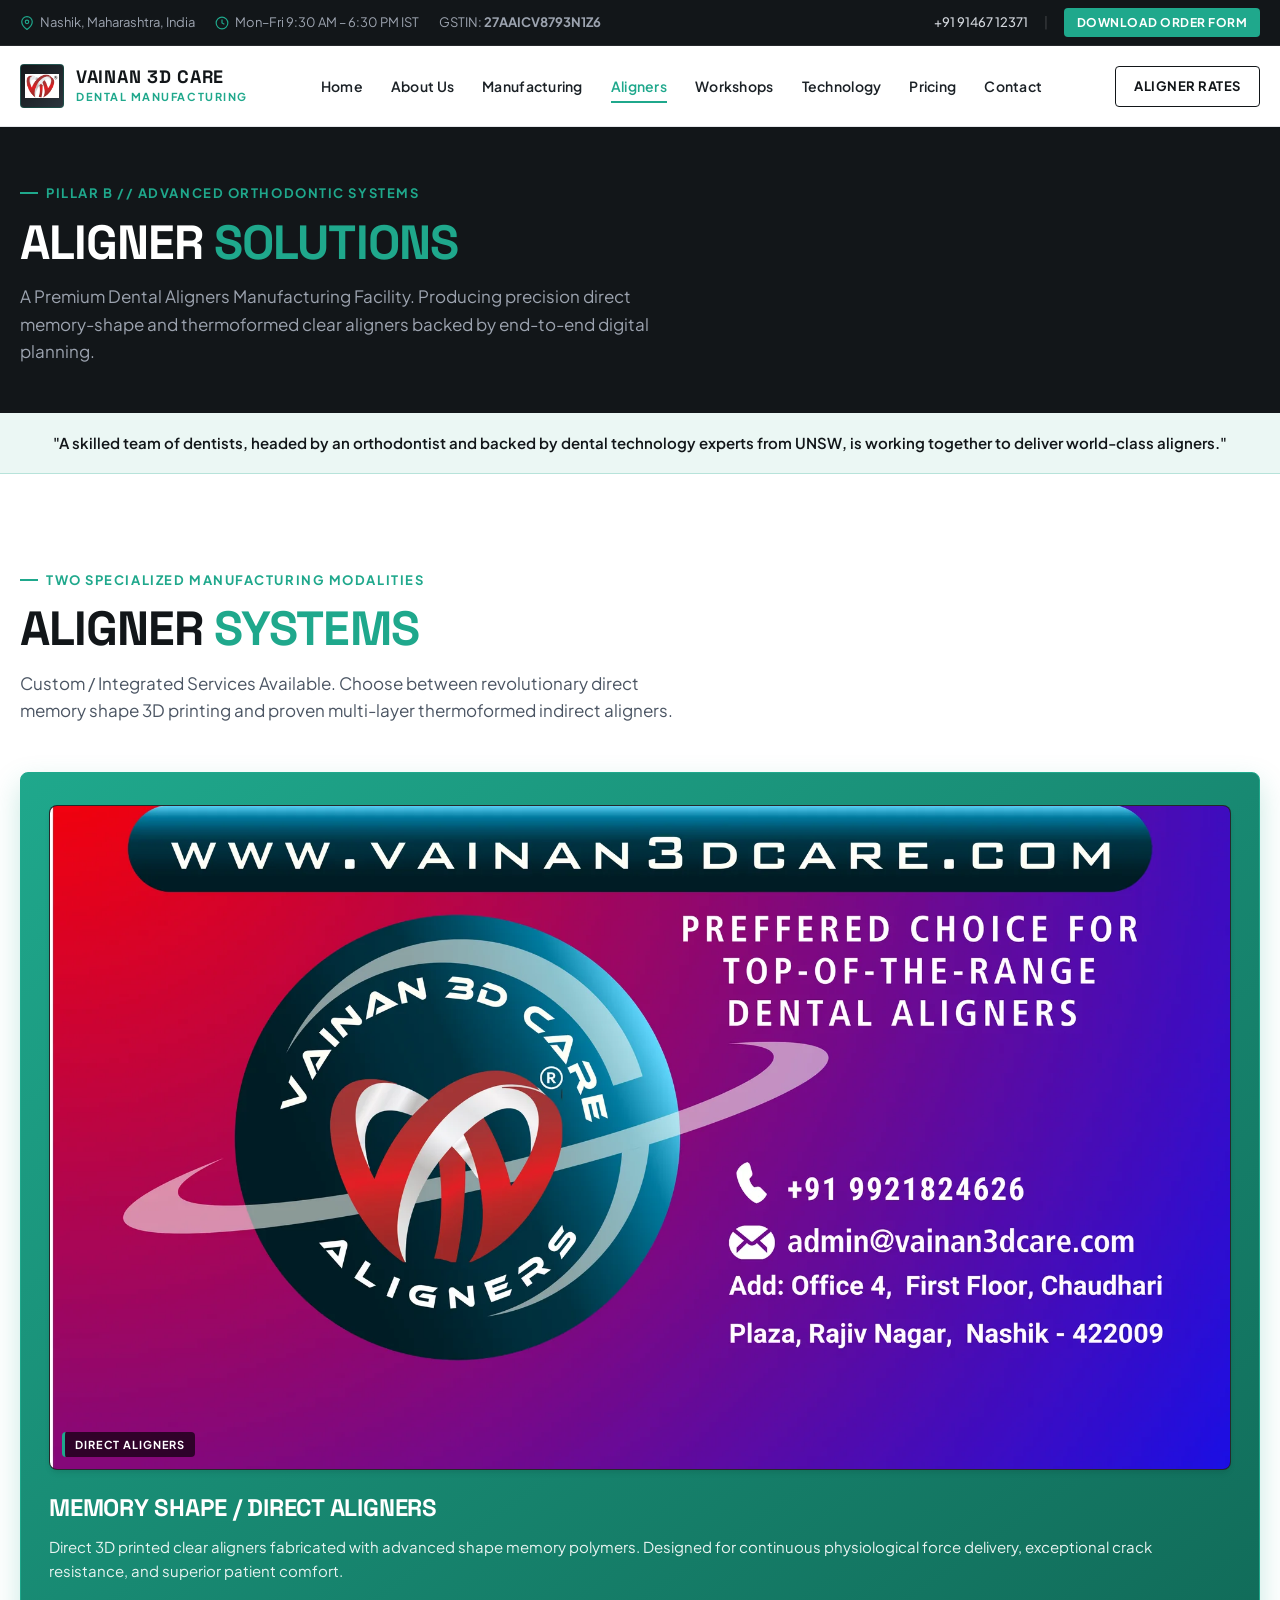
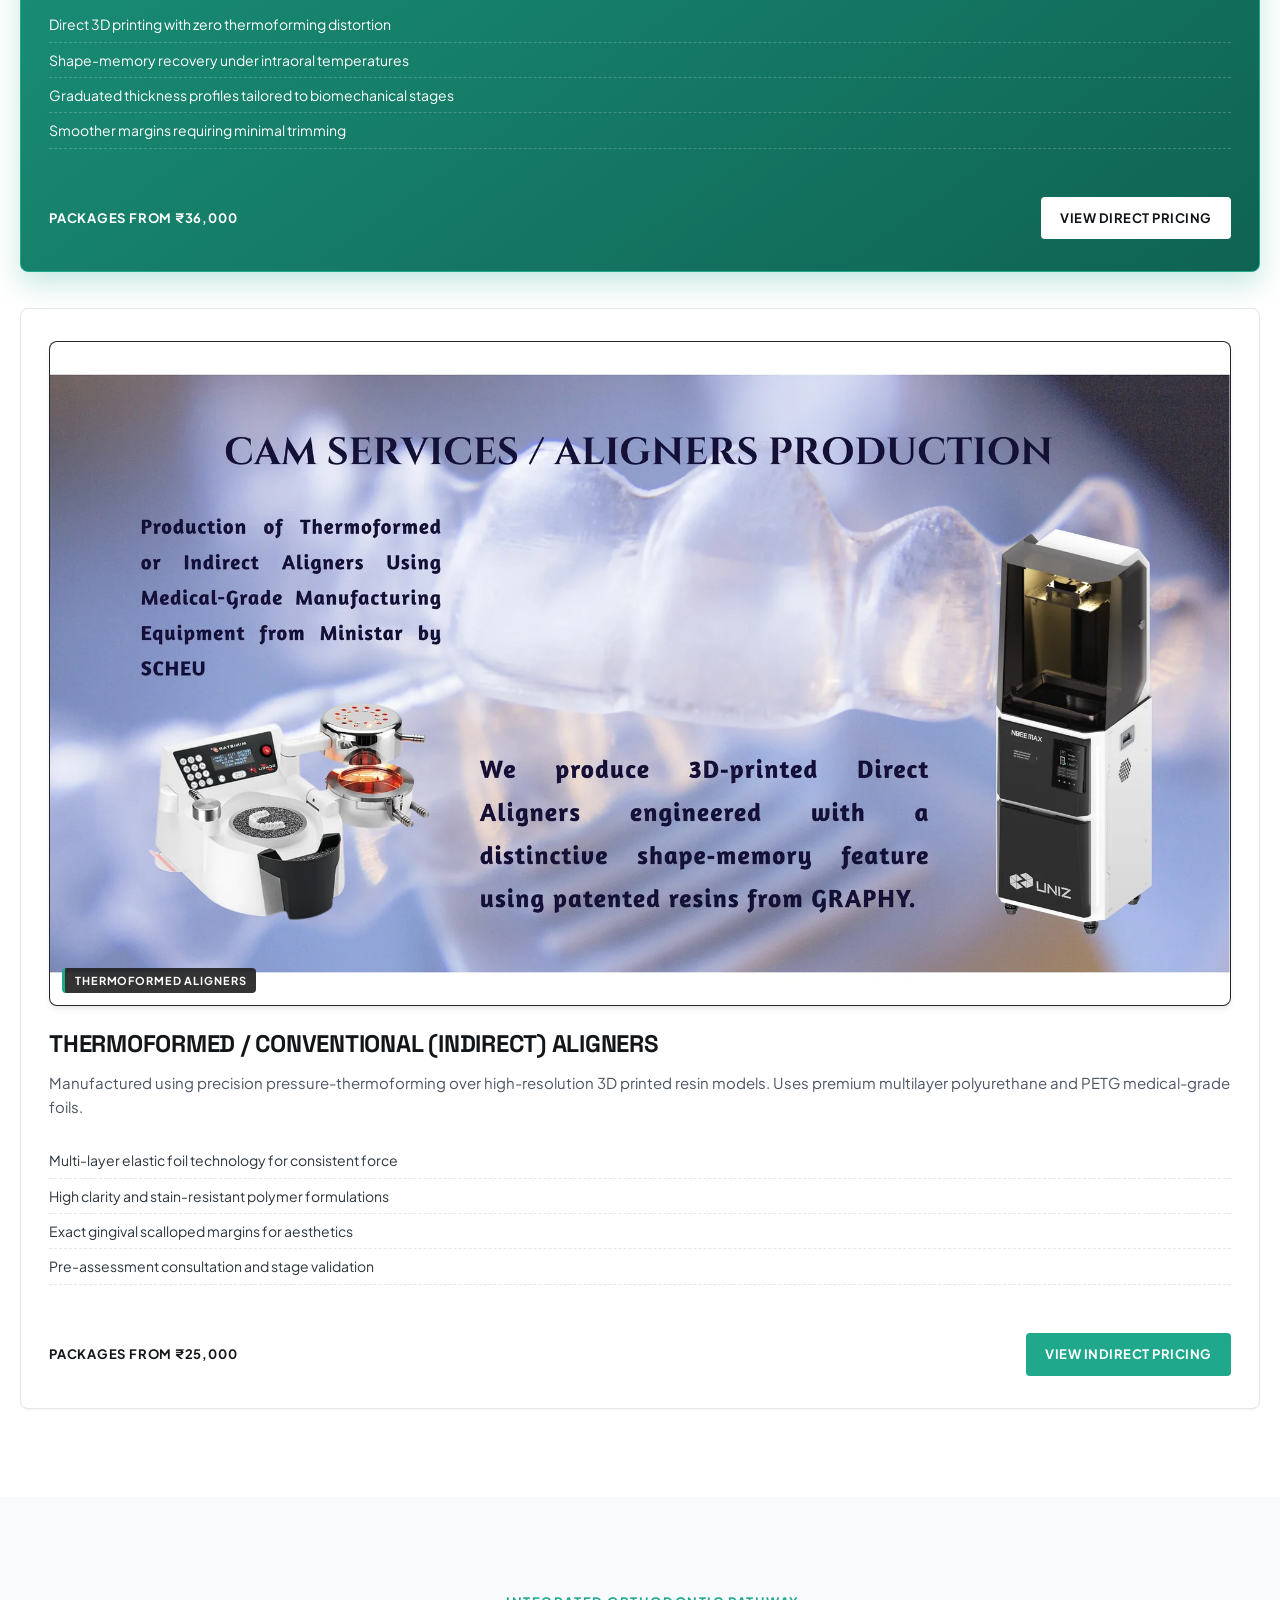
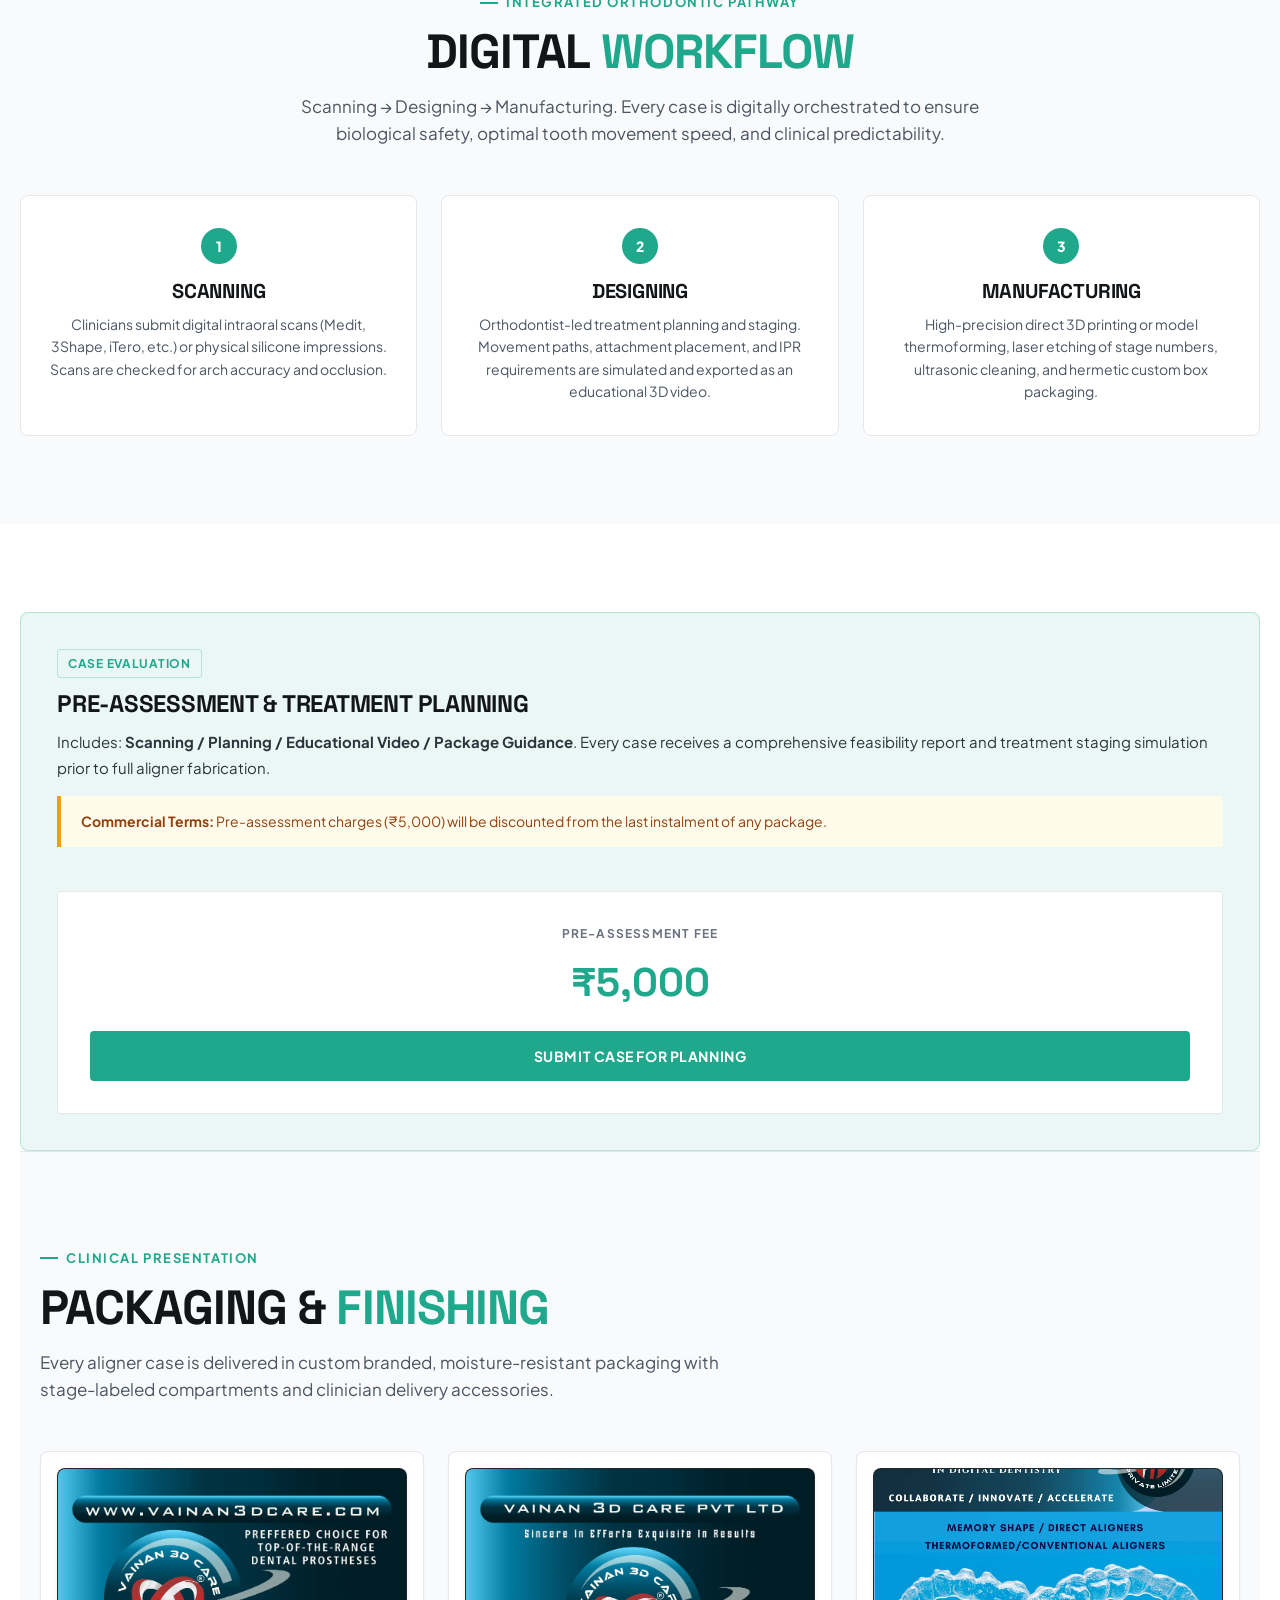
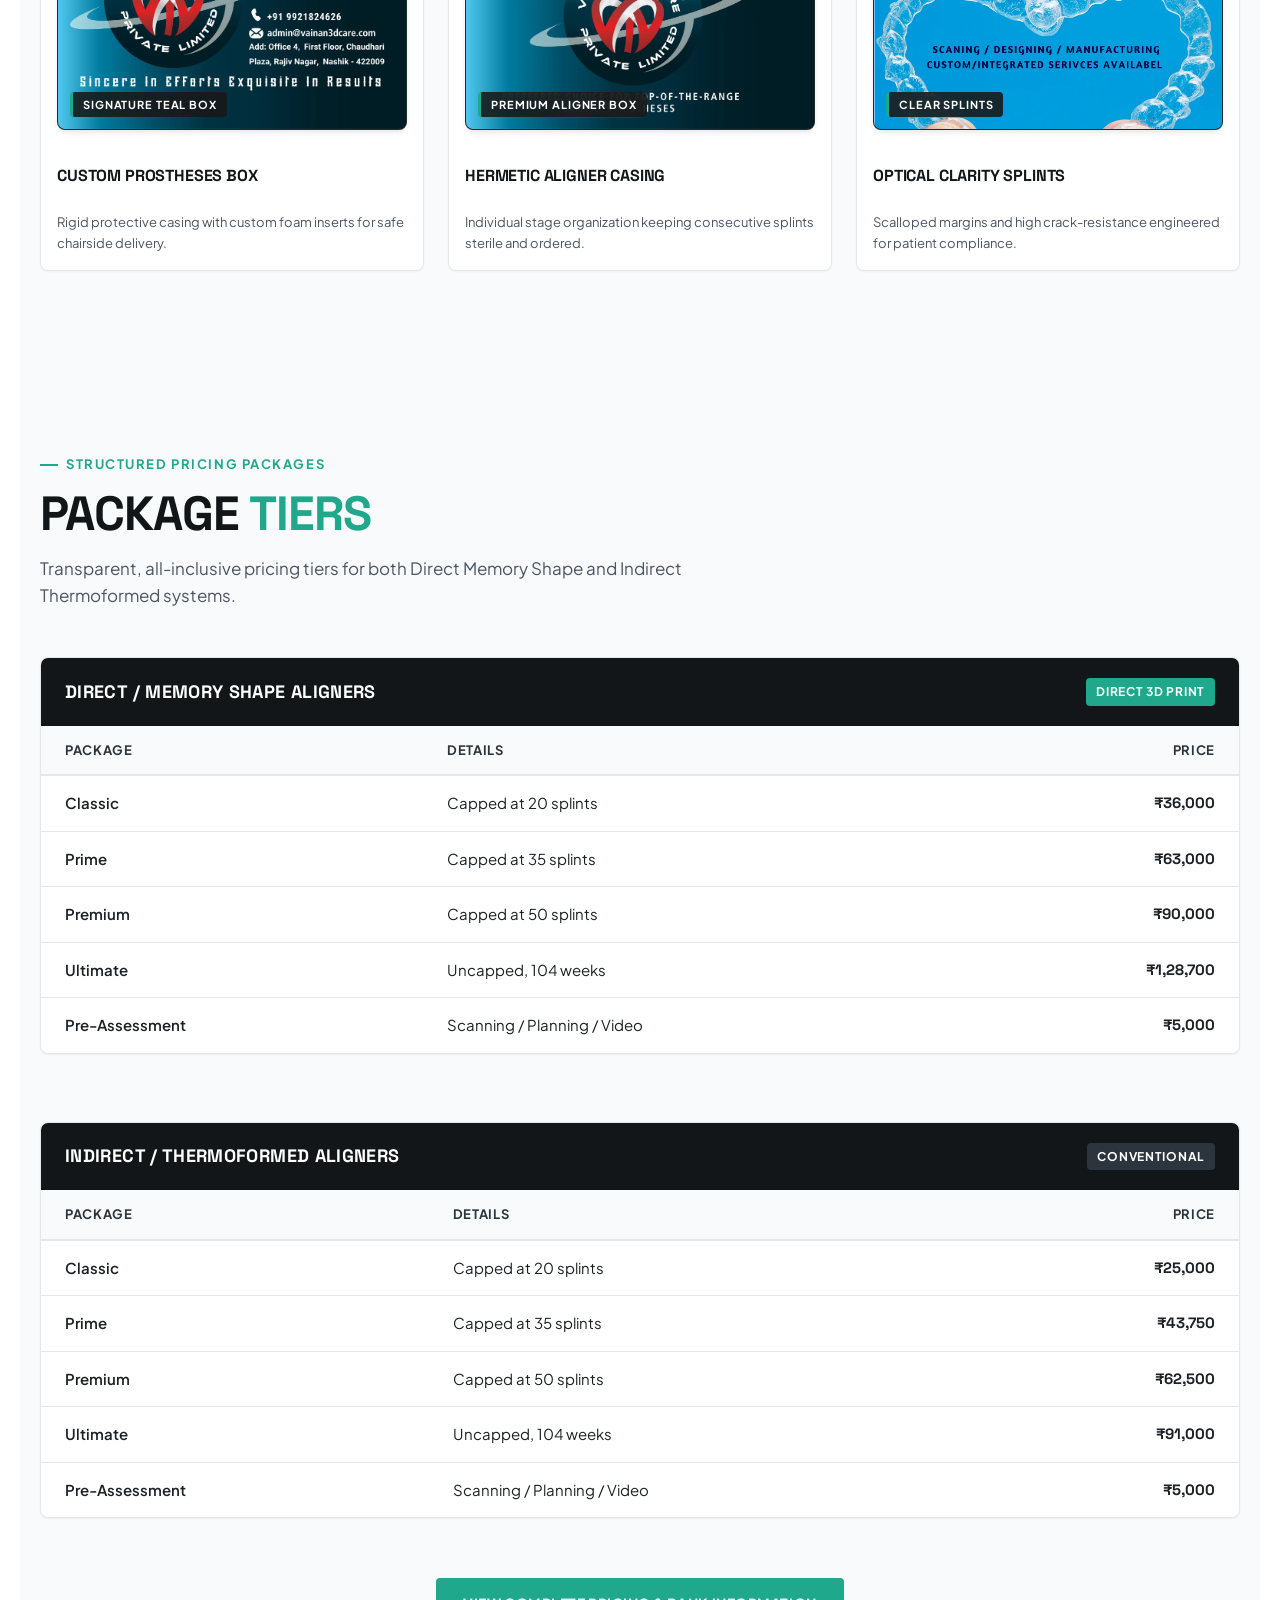
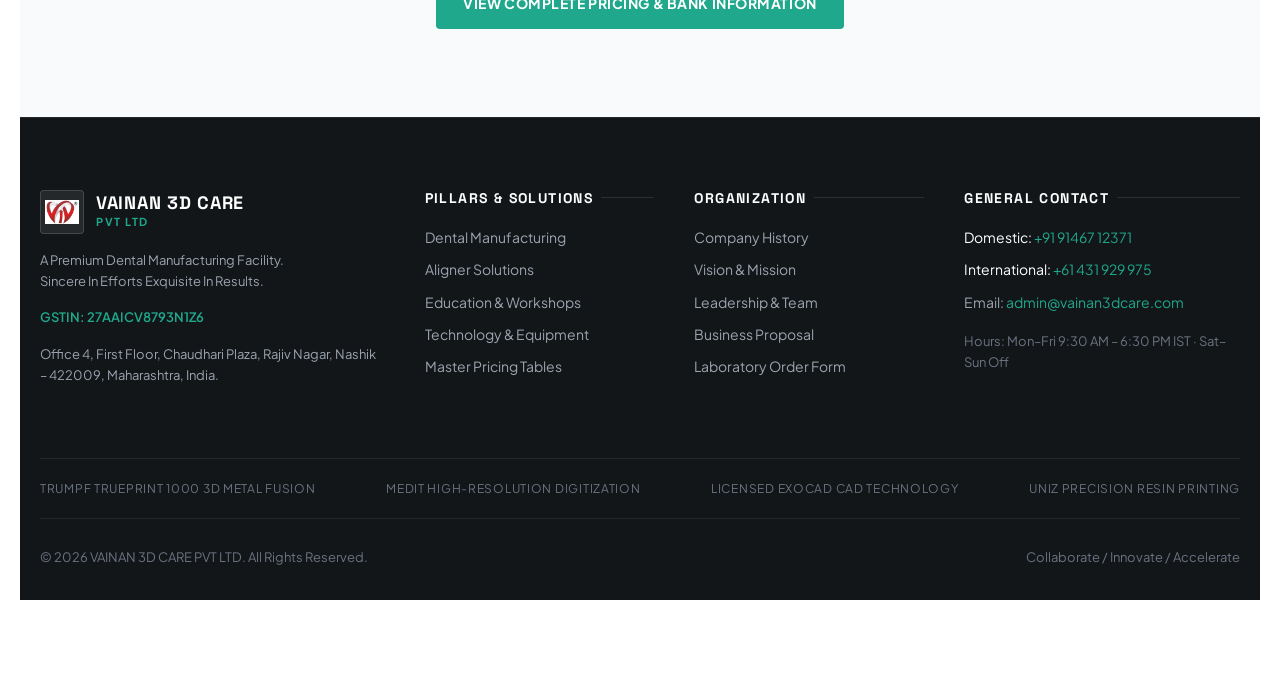
<file: aligners.html>
<!DOCTYPE html>
<html lang="en">
<head>
  <meta charset="UTF-8">
  <meta name="viewport" content="width=device-width, initial-scale=1.0">
  <title>Aligner Solutions (Pillar B) | VAINAN 3D CARE PVT LTD</title>
  <meta name="description" content="A Premium Dental Aligners Manufacturing Facility. Direct memory shape aligners, thermoformed aligners, and comprehensive digital orthodontic staging in Nashik, India.">
  <link rel="stylesheet" href="css/style.css">
</head>
<body>

  <!-- Top Utility Bar -->
  <div class="top-bar">
    <div class="container top-bar-inner">
      <div class="top-bar-info">
        <div class="top-bar-item">
          <svg width="14" height="14" viewBox="0 0 24 24" fill="none" stroke="currentColor" stroke-width="2"><path d="M21 10c0 7-9 13-9 13s-9-6-9-13a9 9 0 0 1 18 0z"></path><circle cx="12" cy="10" r="3"></circle></svg>
          <span>Nashik, Maharashtra, India</span>
        </div>
        <div class="top-bar-item">
          <svg width="14" height="14" viewBox="0 0 24 24" fill="none" stroke="currentColor" stroke-width="2"><circle cx="12" cy="12" r="10"></circle><polyline points="12 6 12 12 16 14"></polyline></svg>
          <span>Mon–Fri 9:30 AM – 6:30 PM IST</span>
        </div>
        <div class="top-bar-item">
          <span>GSTIN: <strong>27AAICV8793N1Z6</strong></span>
        </div>
      </div>
      <div class="top-bar-actions">
        <!-- CONFIRM WITH CLIENT: Contact phone numbers: older live site listed 7719824626 / 9146712371 as primary; newer material lists a 4-department split plus 91467 12371 / +61 431 929 975 as general contact. Confirm the department table is the one to publish. -->
        <a href="tel:+919146712371" class="top-bar-link">+91 91467 12371</a>
        <span style="color: rgba(255,255,255,0.2);">|</span>
        <a href="contact.html#order-form" class="btn btn-primary" style="padding: 4px 12px; font-size: 0.75rem;">Download Order Form</a>
      </div>
    </div>
  </div>

  <!-- Main Sticky Header -->
  <header class="site-header">
    <div class="container site-header-inner">
      <a href="index.html" class="brand-logo" aria-label="Vainan 3D Care Home">
        <div class="brand-symbol">
          <img decoding="async" src="Asset/Vainan3DCareAligners(BoxCover)/4.webp" alt="VAINAN 3D CARE Logo" class="brand-emblem-img">
        </div>
        <div class="brand-text">
          <span class="brand-name">VAINAN 3D CARE</span>
          <span class="brand-sub">Dental Manufacturing</span>
        </div>
      </a>

      <nav class="nav-desktop">
        <a href="index.html" class="nav-link">Home</a>
        <a href="about.html" class="nav-link">About Us</a>
        <a href="manufacturing.html" class="nav-link">Manufacturing</a>
        <a href="aligners.html" class="nav-link active">Aligners</a>
        <a href="workshops.html" class="nav-link">Workshops</a>
        <a href="technology.html" class="nav-link">Technology</a>
        <a href="pricing.html" class="nav-link">Pricing</a>
        <a href="contact.html" class="nav-link">Contact</a>
      </nav>

      <div class="nav-actions">
        <a href="pricing.html#aligners" class="btn btn-outline-dark" style="padding: 9px 18px; font-size: 0.8125rem;">Aligner Rates</a>
        <button class="mobile-menu-btn" id="mobileMenuBtn" aria-label="Open navigation menu">
          <svg width="24" height="24" viewBox="0 0 24 24" fill="none" stroke="currentColor" stroke-width="2"><line x1="3" y1="12" x2="21" y2="12"></line><line x1="3" y1="6" x2="21" y2="6"></line><line x1="3" y1="18" x2="21" y2="18"></line></svg>
        </button>
      </div>
    </div>
  </header>

  <!-- Mobile Drawer & Overlay -->
  <div class="mobile-nav-overlay" id="mobileOverlay"></div>
  <div class="mobile-nav-drawer" id="mobileDrawer">
    <div>
      <div style="display: flex; justify-content: space-between; align-items: center; margin-bottom: 24px;">
        <div class="brand-text">
          <span class="brand-name" style="color: #fff;">VAINAN 3D CARE</span>
          <span class="brand-sub">Pvt Ltd</span>
        </div>
        <button class="mobile-nav-close" id="mobileCloseBtn" aria-label="Close menu">&times;</button>
      </div>
      <nav class="mobile-nav-links">
        <a href="index.html">Home</a>
        <a href="about.html">About Us</a>
        <a href="manufacturing.html">Dental Manufacturing</a>
        <a href="aligners.html" class="active">Aligner Solutions</a>
        <a href="workshops.html">Education & Workshops</a>
        <a href="technology.html">Technology & Equipment</a>
        <a href="pricing.html">Pricing & Charges</a>
        <a href="contact.html">Contact Us</a>
      </nav>
    </div>
    <div>
      <a href="contact.html#order-form" class="btn btn-primary" style="width: 100%; margin-bottom: 12px;">Order Form</a>
      <p style="font-size: 0.75rem; color: var(--gray-400); text-align: center;">GSTIN: 27AAICV8793N1Z6</p>
    </div>
  </div>

  <!-- Page Header -->
  <section class="section-sm bg-charcoal">
    <div class="container">
      <span class="section-tagline">Pillar B // Advanced Orthodontic Systems</span>
      <h1 class="heading-two-tone heading-two-tone-light">
        ALIGNER <span class="accent">SOLUTIONS</span>
      </h1>
      <p class="section-subtitle">
        A Premium Dental Aligners Manufacturing Facility. Producing precision direct memory-shape and thermoformed clear aligners backed by end-to-end digital planning.
      </p>
    </div>
  </section>

  <!-- Team & Expertise Version C (Section 6.4) -->
  <div style="background-color: var(--teal-light); border-bottom: 1px solid var(--teal-border); padding: 18px 0;">
    <div class="container">
      <!-- CONFIRM WITH CLIENT: Team & Expertise Versions A/B/C contain specific claims (UNSW, GDC, "orthodontist," "university research director") — confirm exact wording/credentials before publishing verbatim. -->
      <!-- CONFIRM WITH CLIENT: "World-class" positioning language — confirm client wants this retained (currently only in aligner material). -->
      <p style="font-size: 0.9375rem; color: var(--charcoal-900); font-weight: 600; text-align: center;">
        "A skilled team of dentists, headed by an orthodontist and backed by dental technology experts from UNSW, is working together to deliver world-class aligners."
      </p>
    </div>
  </div>

  <!-- Product Categories Section (Section 6.2) -->
  <section class="section bg-white">
    <div class="container">
      <div class="section-heading-wrapper">
        <span class="section-tagline">Two Specialized Manufacturing Modalities</span>
        <h2 class="heading-two-tone">
          ALIGNER <span class="accent">SYSTEMS</span>
        </h2>
        <p class="section-subtitle">
          Custom / Integrated Services Available. Choose between revolutionary direct memory shape 3D printing and proven multi-layer thermoformed indirect aligners.
        </p>
      </div>

      <div style="display: grid; grid-template-columns: 1fr; gap: 36px;" class="hero-grid">
        <!-- Direct / Memory Shape Aligners -->
        <div class="pillar-card card-featured">
          <div class="media-frame aspect-16-9" style="margin-bottom: 24px;">
            <img decoding="async" src="Asset/Vainan3DCareAligners(BoxCover)/2.webp" alt="VAINAN 3D CARE Memory Shape Direct Aligners Packaging" loading="lazy">
            <span class="media-badge" style="background: rgba(0,0,0,0.65);">Direct Aligners</span>
          </div>
          <h3 class="pillar-card-title">Memory Shape / Direct Aligners</h3>
          <p class="pillar-card-desc">
            Direct 3D printed clear aligners fabricated with advanced shape memory polymers. Designed for continuous physiological force delivery, exceptional crack resistance, and superior patient comfort.
          </p>
          <ul class="pillar-card-features">
            <li>Direct 3D printing with zero thermoforming distortion</li>
            <li>Shape-memory recovery under intraoral temperatures</li>
            <li>Graduated thickness profiles tailored to biomechanical stages</li>
            <li>Smoother margins requiring minimal trimming</li>
          </ul>
          <div class="pillar-card-bottom" style="border-top-color: rgba(255,255,255,0.2);">
            <span class="pillar-card-link-text">Packages from ₹36,000</span>
            <a href="pricing.html#direct-aligners" class="btn btn-white" style="font-size: 0.8125rem; padding: 10px 18px;">View Direct Pricing</a>
          </div>
        </div>

        <!-- Thermoformed / Conventional Aligners -->
        <div class="pillar-card">
          <div class="media-frame aspect-16-9" style="margin-bottom: 24px;">
            <img decoding="async" src="Asset/WebsiteAdditions2/11.webp" alt="Conventional Thermoformed Aligners Production Line" loading="lazy">
            <span class="media-badge">Thermoformed Aligners</span>
          </div>
          <h3 class="pillar-card-title">Thermoformed / Conventional (Indirect) Aligners</h3>
          <p class="pillar-card-desc">
            Manufactured using precision pressure-thermoforming over high-resolution 3D printed resin models. Uses premium multilayer polyurethane and PETG medical-grade foils.
          </p>
          <ul class="pillar-card-features">
            <li>Multi-layer elastic foil technology for consistent force</li>
            <li>High clarity and stain-resistant polymer formulations</li>
            <li>Exact gingival scalloped margins for aesthetics</li>
            <li>Pre-assessment consultation and stage validation</li>
          </ul>
          <div class="pillar-card-bottom">
            <span class="pillar-card-link-text">Packages from ₹25,000</span>
            <a href="pricing.html#indirect-aligners" class="btn btn-primary" style="font-size: 0.8125rem; padding: 10px 18px;">View Indirect Pricing</a>
          </div>
        </div>
      </div>
    </div>
  </section>

  <!-- Workflow Process (Section 5 & 6.2) -->
  <section class="section bg-light">
    <div class="container">
      <div class="section-heading-wrapper text-center" style="max-width: 720px; margin-left: auto; margin-right: auto;">
        <span class="section-tagline">Integrated Orthodontic Pathway</span>
        <h2 class="heading-two-tone">
          DIGITAL <span class="accent">WORKFLOW</span>
        </h2>
        <p class="section-subtitle" style="margin-left: auto; margin-right: auto;">
          Scanning → Designing → Manufacturing. Every case is digitally orchestrated to ensure biological safety, optimal tooth movement speed, and clinical predictability.
        </p>
      </div>

      <div class="workflow-grid">
        <div class="workflow-card">
          <div class="workflow-step-badge">1</div>
          <h3 class="workflow-title">Scanning</h3>
          <p class="workflow-text">
            Clinicians submit digital intraoral scans (Medit, 3Shape, iTero, etc.) or physical silicone impressions. Scans are checked for arch accuracy and occlusion.
          </p>
        </div>

        <div class="workflow-card">
          <div class="workflow-step-badge">2</div>
          <h3 class="workflow-title">Designing</h3>
          <p class="workflow-text">
            Orthodontist-led treatment planning and staging. Movement paths, attachment placement, and IPR requirements are simulated and exported as an educational 3D video.
          </p>
        </div>

        <div class="workflow-card">
          <div class="workflow-step-badge">3</div>
          <h3 class="workflow-title">Manufacturing</h3>
          <p class="workflow-text">
            High-precision direct 3D printing or model thermoforming, laser etching of stage numbers, ultrasonic cleaning, and hermetic custom box packaging.
          </p>
        </div>
      </div>
    </div>
  </section>

  <!-- Pre-Assessment Package Information -->
  <section class="section bg-white">
    <div class="container">
      <div style="background-color: var(--teal-light); border: 1px solid var(--teal-border); border-radius: var(--radius-md); padding: 36px; display: grid; grid-template-columns: 1fr; gap: 28px; align-items: center;" class="hero-grid">
        <div>
          <span class="badge badge-teal" style="margin-bottom: 12px;">Case Evaluation</span>
          <h3 style="font-size: 1.5rem; font-weight: 800; color: var(--charcoal-900); margin-bottom: 12px;">
            Pre-Assessment & Treatment Planning
          </h3>
          <p style="font-size: 0.9375rem; color: var(--charcoal-700); line-height: 1.7; margin-bottom: 16px;">
            Includes: <strong>Scanning / Planning / Educational Video / Package Guidance</strong>. Every case receives a comprehensive feasibility report and treatment staging simulation prior to full aligner fabrication.
          </p>
          <!-- CONFIRM WITH CLIENT: Pre-assessment wording: 'discounted from last instalment' vs 'exempted from last instalment' - not necessarily commercially equivalent. Using 'discounted from the last instalment of any package' as working default. -->
          <div class="table-note-box" style="margin: 0 0 16px 0;">
            <strong>Commercial Terms:</strong> Pre-assessment charges (₹5,000) will be discounted from the last instalment of any package.
          </div>
        </div>

        <div style="text-align: center; background-color: var(--white); padding: 32px; border-radius: var(--radius-sm); border: 1px solid var(--gray-200);">
          <span style="font-size: 0.75rem; font-weight: 700; text-transform: uppercase; color: var(--gray-500); letter-spacing: 0.1em; display: block; margin-bottom: 8px;">Pre-Assessment Fee</span>
          <div style="font-family: var(--font-heading); font-size: 2.5rem; font-weight: 800; color: var(--teal-primary); margin-bottom: 16px;">
            ₹5,000
          </div>
          <a href="contact.html#order-form" class="btn btn-primary" style="width: 100%;">Submit Case For Planning</a>
        </div>
      </div>
  <!-- Packaging & Clinical Presentation Suite -->
  <section class="section bg-light" style="border-top: 1px solid var(--gray-200);">
    <div class="container">
      <div class="section-heading-wrapper">
        <span class="section-tagline">Clinical Presentation</span>
        <h2 class="heading-two-tone">
          PACKAGING & <span class="accent">FINISHING</span>
        </h2>
        <p class="section-subtitle">
          Every aligner case is delivered in custom branded, moisture-resistant packaging with stage-labeled compartments and clinician delivery accessories.
        </p>
      </div>

      <div style="display: grid; grid-template-columns: repeat(auto-fit, minmax(280px, 1fr)); gap: 24px;">
        <div class="pillar-card" style="padding: 16px;">
          <div class="media-frame aspect-4-3" style="margin-bottom: 14px;">
            <img decoding="async" src="Asset/Vainan3DCareAligners(BoxCover)/1.webp" alt="V3D Aligners Teal Presentation Box" loading="lazy">
            <span class="media-badge">Signature Teal Box</span>
          </div>
          <h4 style="font-size: 1rem; color: var(--charcoal-900); font-weight: 700; margin-bottom: 4px;">Custom Prostheses Box</h4>
          <p style="font-size: 0.8125rem; color: var(--gray-600);">Rigid protective casing with custom foam inserts for safe chairside delivery.</p>
        </div>

        <div class="pillar-card" style="padding: 16px;">
          <div class="media-frame aspect-4-3" style="margin-bottom: 14px;">
            <img decoding="async" src="Asset/Vainan3DCareAligners(BoxCover)/3.webp" alt="V3D Aligners Ocean Blue Box Lid" loading="lazy">
            <span class="media-badge">Premium Aligner Box</span>
          </div>
          <h4 style="font-size: 1rem; color: var(--charcoal-900); font-weight: 700; margin-bottom: 4px;">Hermetic Aligner Casing</h4>
          <p style="font-size: 0.8125rem; color: var(--gray-600);">Individual stage organization keeping consecutive splints sterile and ordered.</p>
        </div>

        <div class="pillar-card" style="padding: 16px;">
          <div class="media-frame aspect-4-3" style="margin-bottom: 14px;">
            <img decoding="async" src="Asset/Vainan3DCareFlyers/5.webp" alt="Clear Aligner Splint Biomechanics" loading="lazy">
            <span class="media-badge">Clear Splints</span>
          </div>
          <h4 style="font-size: 1rem; color: var(--charcoal-900); font-weight: 700; margin-bottom: 4px;">Optical Clarity Splints</h4>
          <p style="font-size: 0.8125rem; color: var(--gray-600);">Scalloped margins and high crack-resistance engineered for patient compliance.</p>
        </div>
      </div>
    </div>
  </section>

  <!-- Aligner Packages Overview Table (Linked to Master Rate List) -->
  <section class="section bg-light">
    <div class="container">
      <div class="section-heading-wrapper">
        <span class="section-tagline">Structured Pricing Packages</span>
        <h2 class="heading-two-tone">
          PACKAGE <span class="accent">TIERS</span>
        </h2>
        <p class="section-subtitle">
          Transparent, all-inclusive pricing tiers for both Direct Memory Shape and Indirect Thermoformed systems.
        </p>
      </div>

      <div style="display: grid; grid-template-columns: 1fr; gap: 32px;" class="hero-grid">
        <!-- Direct Aligners Table -->
        <div class="pricing-table-card">
          <div class="pricing-table-header">
            <h3 class="pricing-table-title">Direct / Memory Shape Aligners</h3>
            <span class="pricing-table-badge">Direct 3D Print</span>
          </div>
          <table class="pricing-table">
            <thead>
              <tr>
                <th>Package</th>
                <th>Details</th>
                <th style="text-align: right;">Price</th>
              </tr>
            </thead>
            <tbody>
              <tr>
                <td class="col-service">Classic</td>
                <td class="col-details">Capped at 20 splints</td>
                <td class="col-price">₹36,000</td>
              </tr>
              <tr>
                <td class="col-service">Prime</td>
                <td class="col-details">Capped at 35 splints</td>
                <td class="col-price">₹63,000</td>
              </tr>
              <tr>
                <td class="col-service">Premium</td>
                <td class="col-details">Capped at 50 splints</td>
                <td class="col-price">₹90,000</td>
              </tr>
              <tr>
                <td class="col-service">Ultimate</td>
                <td class="col-details">Uncapped, 104 weeks</td>
                <td class="col-price">₹1,28,700</td>
              </tr>
              <tr>
                <td class="col-service">Pre-Assessment</td>
                <td class="col-details">Scanning / Planning / Video</td>
                <td class="col-price">₹5,000</td>
              </tr>
            </tbody>
          </table>
        </div>

        <!-- Indirect Aligners Table -->
        <div class="pricing-table-card">
          <div class="pricing-table-header">
            <h3 class="pricing-table-title">Indirect / Thermoformed Aligners</h3>
            <span class="pricing-table-badge" style="background-color: var(--charcoal-700);">Conventional</span>
          </div>
          <table class="pricing-table">
            <thead>
              <tr>
                <th>Package</th>
                <th>Details</th>
                <th style="text-align: right;">Price</th>
              </tr>
            </thead>
            <tbody>
              <tr>
                <td class="col-service">Classic</td>
                <td class="col-details">
                  Capped at 20 splints
                  <!-- CONFIRM WITH CLIENT: Indirect Thermoformed Classic Package price: ₹25,000 (used above) vs ₹28,000 seen in one cropped/OCR source. -->
                </td>
                <td class="col-price">₹25,000</td>
              </tr>
              <tr>
                <td class="col-service">Prime</td>
                <td class="col-details">Capped at 35 splints</td>
                <td class="col-price">₹43,750</td>
              </tr>
              <tr>
                <td class="col-service">Premium</td>
                <td class="col-details">Capped at 50 splints</td>
                <td class="col-price">₹62,500</td>
              </tr>
              <tr>
                <td class="col-service">Ultimate</td>
                <td class="col-details">Uncapped, 104 weeks</td>
                <td class="col-price">₹91,000</td>
              </tr>
              <tr>
                <td class="col-service">Pre-Assessment</td>
                <td class="col-details">Scanning / Planning / Video</td>
                <td class="col-price">₹5,000</td>
              </tr>
            </tbody>
          </table>
        </div>
      </div>

      <div style="text-align: center; margin-top: 24px;">
        <a href="pricing.html#aligners" class="btn btn-primary">View Complete Pricing & Bank Information</a>
      </div>
    </div>
  </section>

  <!-- Master Footer -->
  <footer class="site-footer">
    <div class="container">
      <div class="footer-grid">
        <div>
          <div class="brand-logo" style="margin-bottom: 16px;">
            <div class="brand-symbol" style="background: rgba(255,255,255,0.08); border-color: rgba(255,255,255,0.15);">
              <img decoding="async" src="Asset/Vainan3DCareAligners(BoxCover)/4.webp" alt="VAINAN 3D CARE Logo" class="brand-emblem-img">
            </div>
            <div class="brand-text">
              <span class="brand-name" style="color: #fff;">VAINAN 3D CARE</span>
              <span class="brand-sub">PVT LTD</span>
            </div>
          </div>
          <p class="footer-legal-text">
            A Premium Dental Manufacturing Facility.<br>
            Sincere In Efforts Exquisite In Results.
          </p>
          <p class="footer-legal-text" style="color: var(--teal-primary); font-weight: 600;">
            GSTIN: 27AAICV8793N1Z6
          </p>
          <p class="footer-legal-text">
            Office 4, First Floor, Chaudhari Plaza, Rajiv Nagar, Nashik – 422009, Maharashtra, India.
          </p>
        </div>

        <div>
          <h4 class="footer-col-title">Pillars & Solutions</h4>
          <div class="footer-links">
            <a href="manufacturing.html" class="footer-link">Dental Manufacturing</a>
            <a href="aligners.html" class="footer-link">Aligner Solutions</a>
            <a href="workshops.html" class="footer-link">Education & Workshops</a>
            <a href="technology.html" class="footer-link">Technology & Equipment</a>
            <a href="pricing.html" class="footer-link">Master Pricing Tables</a>
          </div>
        </div>

        <div>
          <h4 class="footer-col-title">Organization</h4>
          <div class="footer-links">
            <a href="about.html" class="footer-link">Company History</a>
            <a href="about.html#vision" class="footer-link">Vision & Mission</a>
            <a href="about.html#team" class="footer-link">Leadership & Team</a>
            <a href="about.html#proposal" class="footer-link">Business Proposal</a>
            <a href="contact.html#order-form" class="footer-link">Laboratory Order Form</a>
          </div>
        </div>

        <div>
          <h4 class="footer-col-title">General Contact</h4>
          <div class="footer-links">
            <span style="color: #fff; font-size: 0.875rem;">Domestic: <a href="tel:+919146712371" style="color: var(--teal-primary);">+91 91467 12371</a></span>
            <span style="color: #fff; font-size: 0.875rem;">International: <a href="tel:+61431929975" style="color: var(--teal-primary);">+61 431 929 975</a></span>
            <!-- CONFIRM WITH CLIENT: Contact email: older live site used vainan3dcare@outlook.com; new master content consistently uses admin@vainan3dcare.com. Confirm which is current. -->
            <span style="font-size: 0.875rem;">Email: <a href="mailto:admin@vainan3dcare.com" style="color: var(--teal-primary);">admin@vainan3dcare.com</a></span>
            <span style="font-size: 0.8125rem; color: var(--gray-500); margin-top: 8px;">Hours: Mon–Fri 9:30 AM – 6:30 PM IST · Sat–Sun Off</span>
          </div>
        </div>
      </div>

      <div class="footer-cert-strip">
        <span>Trumpf TruePrint 1000 3D Metal Fusion</span>
        <span>Medit High-Resolution Digitization</span>
        <span>Licensed Exocad CAD Technology</span>
        <span>UNIZ Precision Resin Printing</span>
      </div>

      <div class="footer-bottom">
        <span>&copy; 2026 VAINAN 3D CARE PVT LTD. All Rights Reserved.</span>
        <span>Collaborate / Innovate / Accelerate</span>
      </div>
    </div>
  </footer>

  <script src="js/main.js"></script>
</body>
</html>
</file>
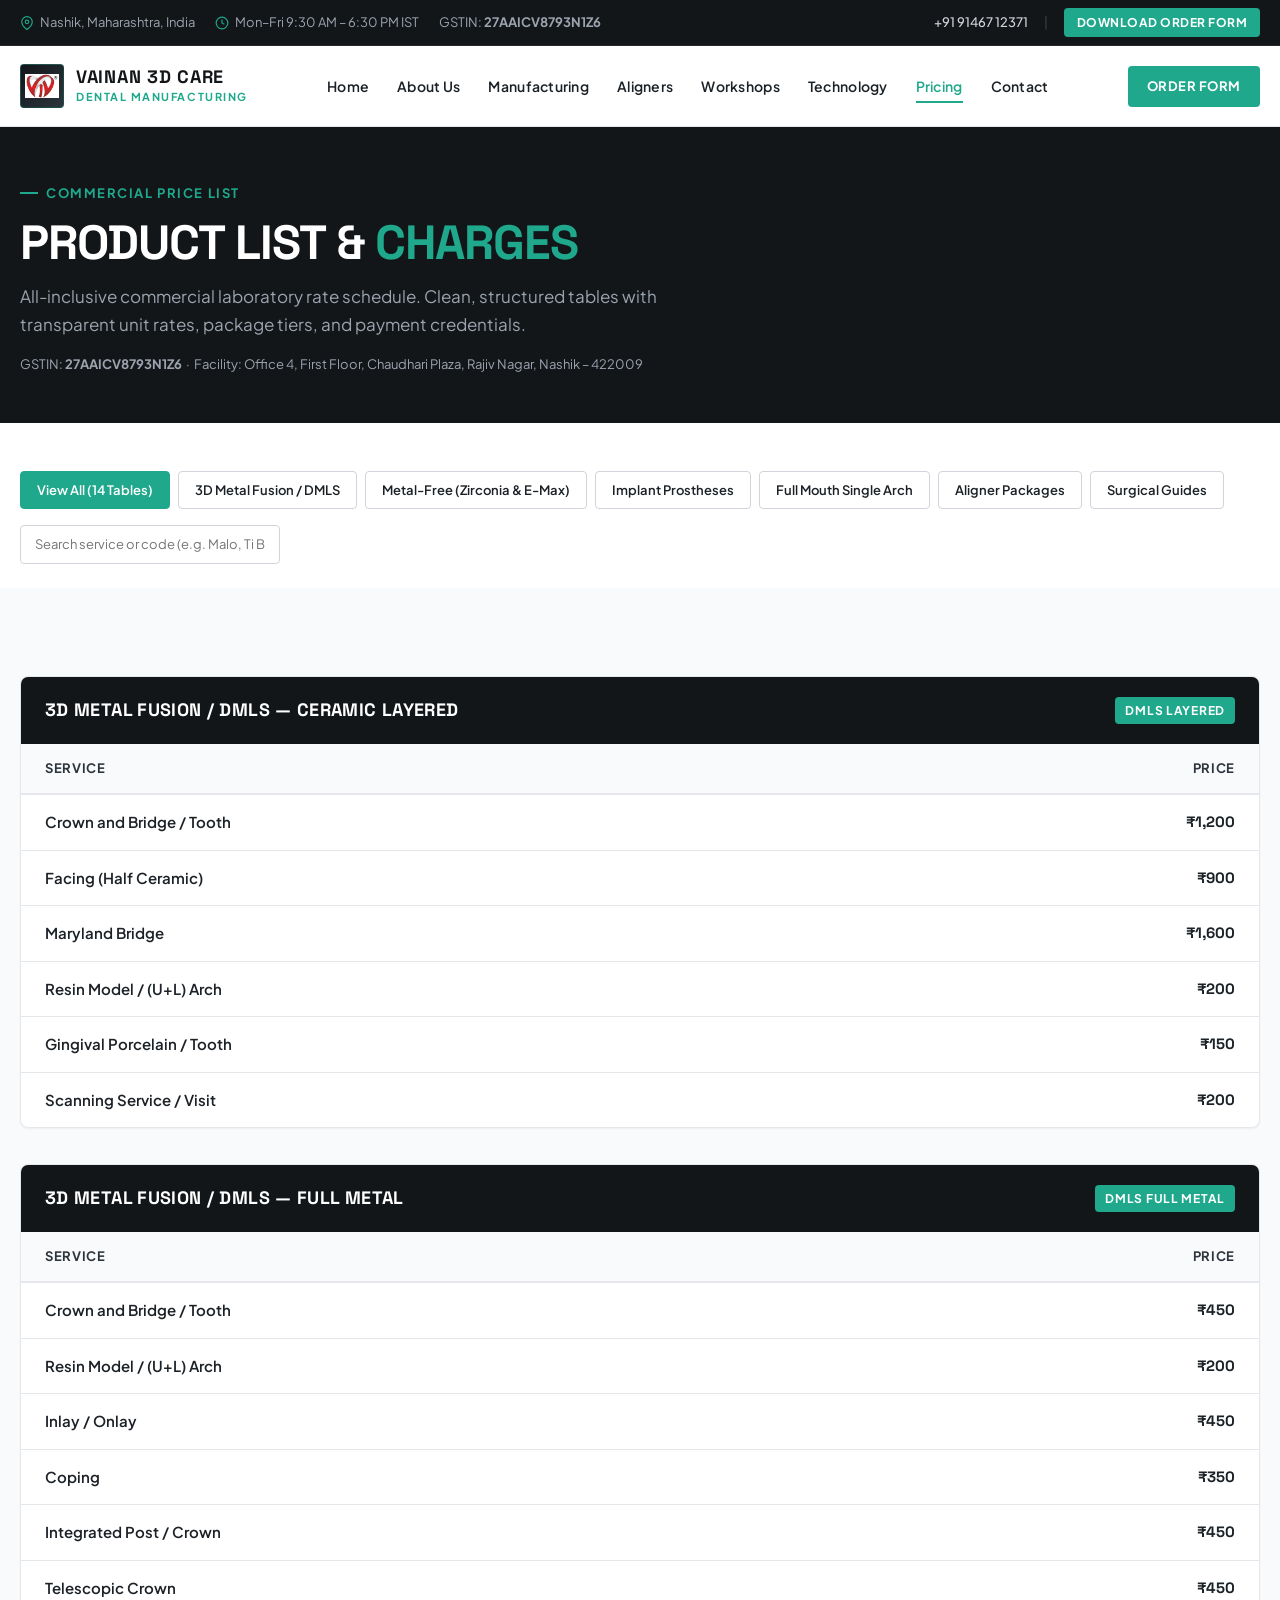
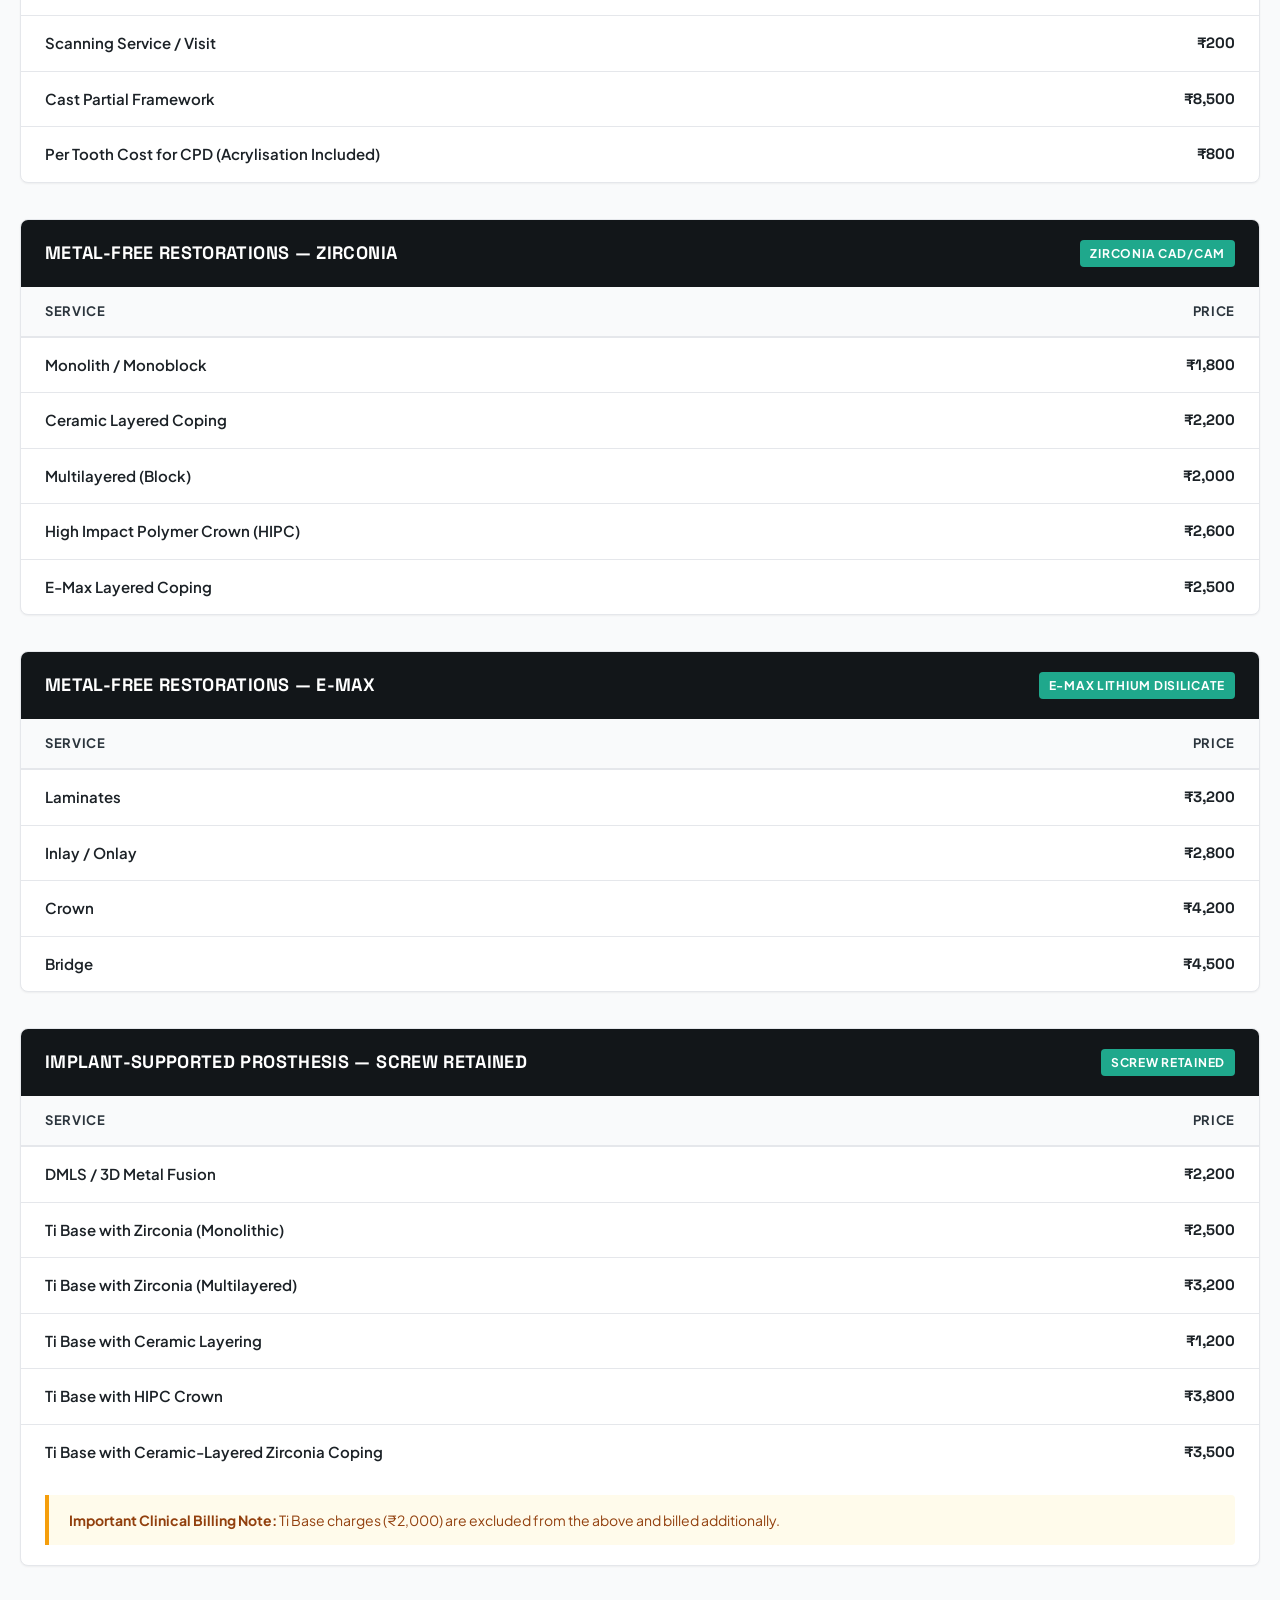
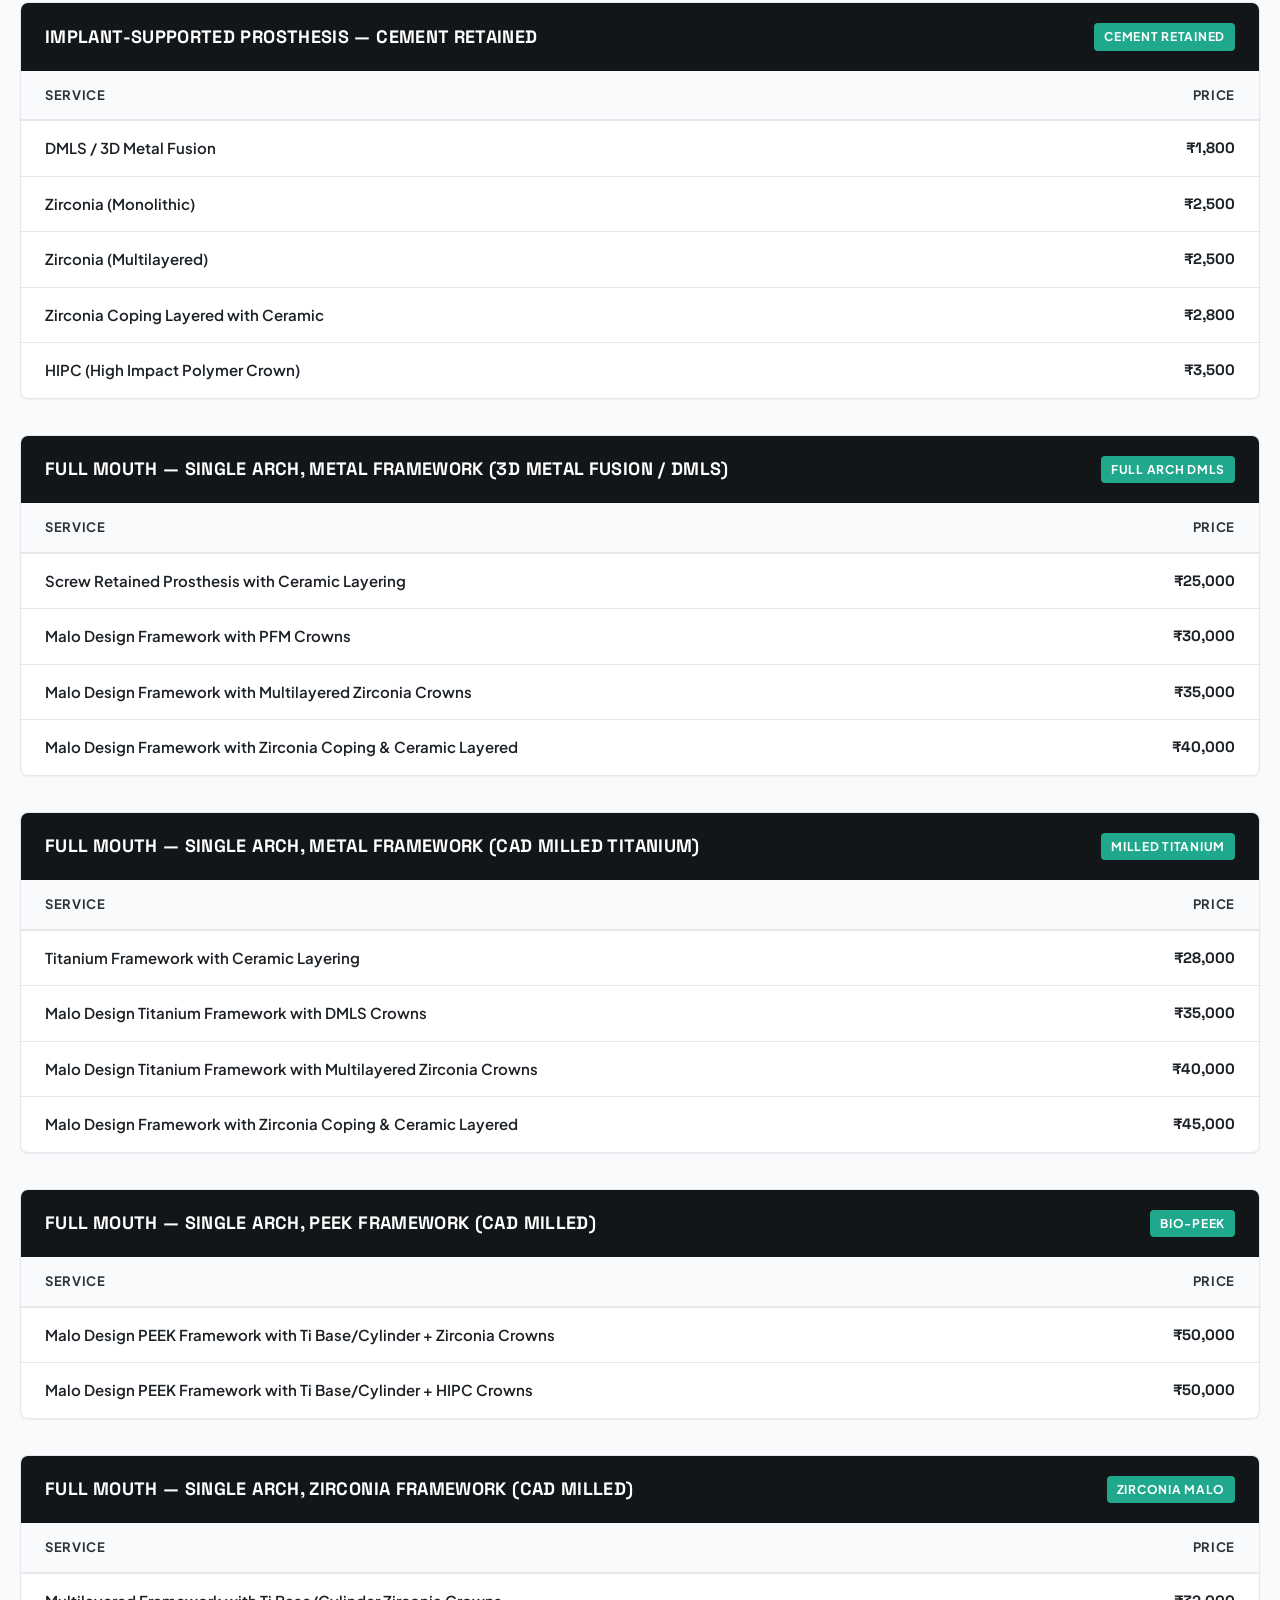
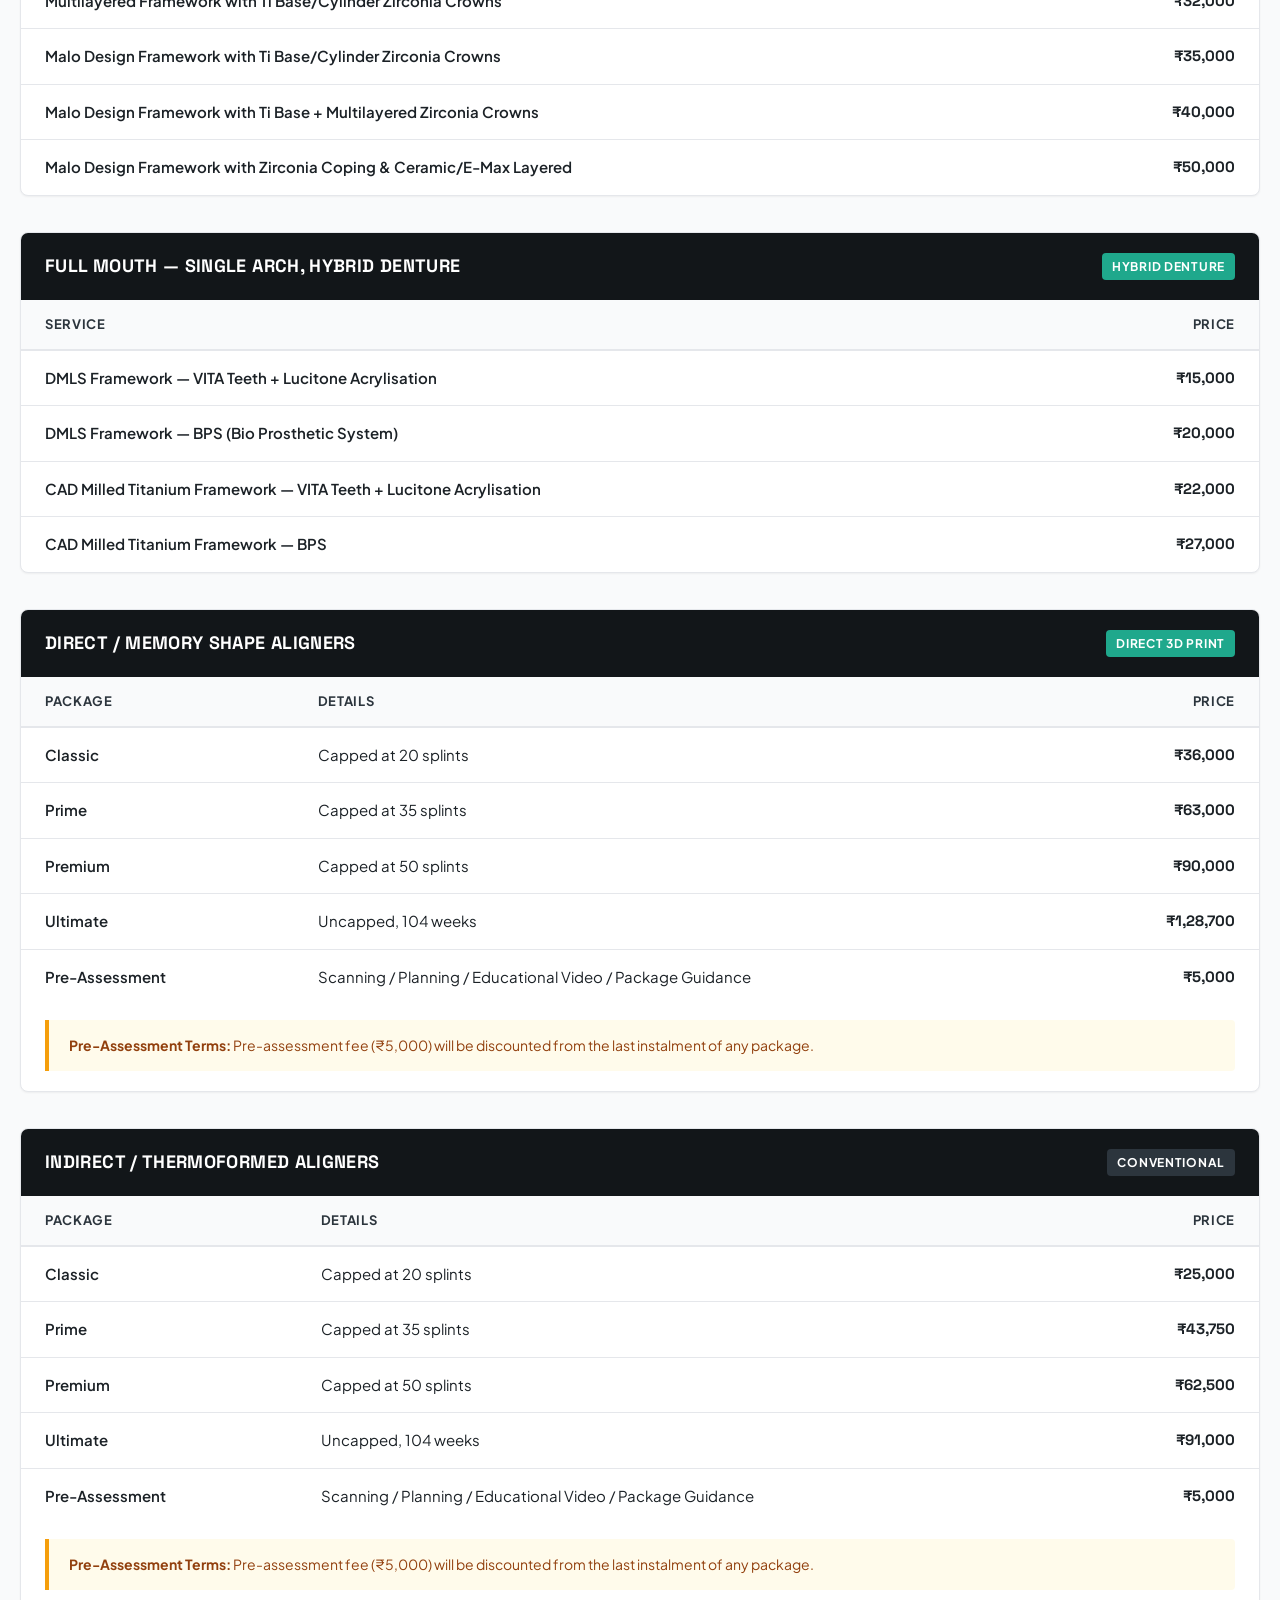
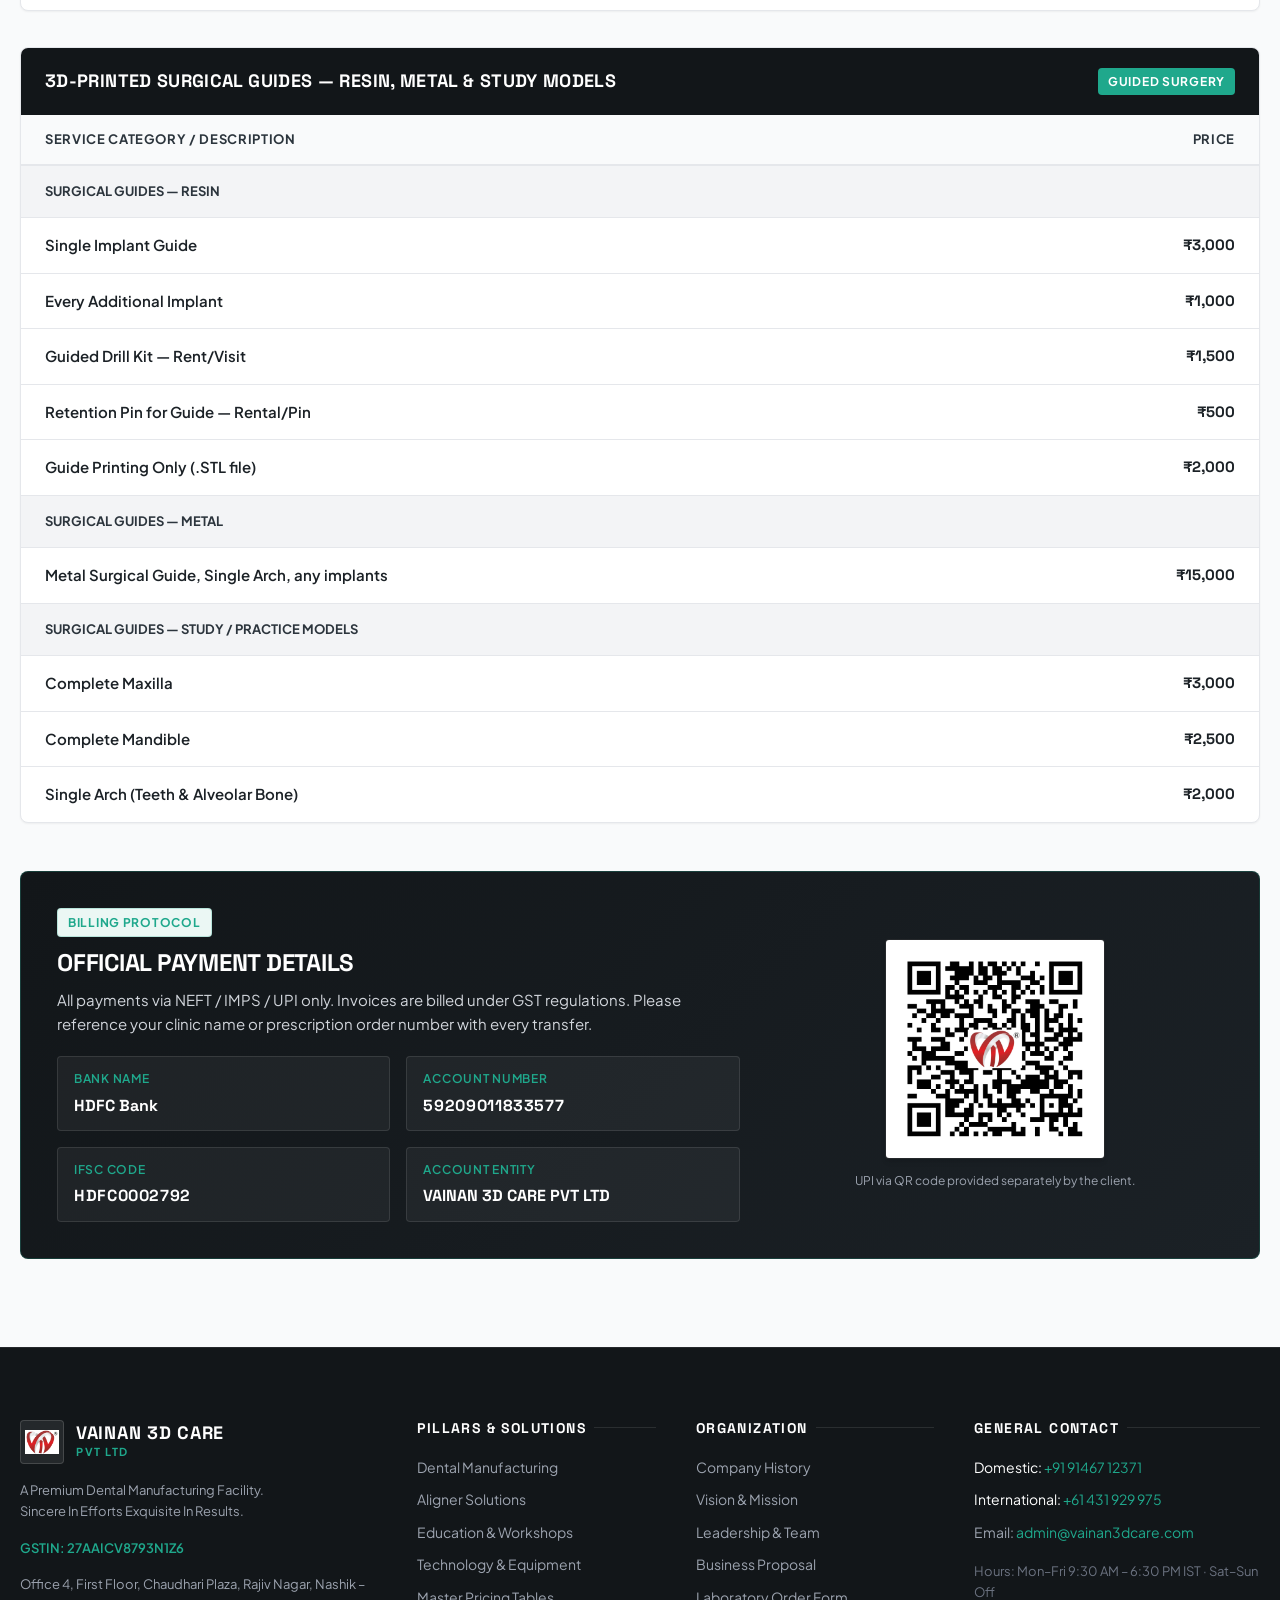
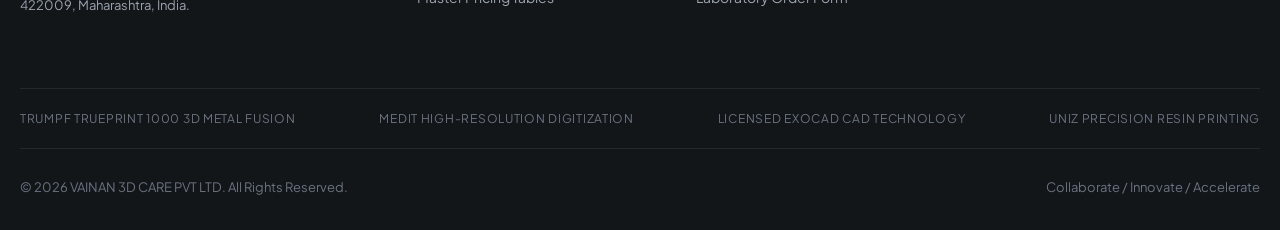
<file: charges.html>
<!DOCTYPE html>
<html lang="en">
<head>
  <meta charset="UTF-8">
  <meta http-equiv="refresh" content="0; url=pricing.html">
  <title>Redirecting to Master Rate List & Charges | VAINAN 3D CARE PVT LTD</title>
  <link rel="canonical" href="pricing.html">
  <script>window.location.href = "pricing.html";</script>
</head>
<body style="font-family: sans-serif; text-align: center; padding: 50px;">
  <p>Redirecting to the <a href="pricing.html">Master Pricing & Rate List</a>...</p>
</body>
</html>
</file>
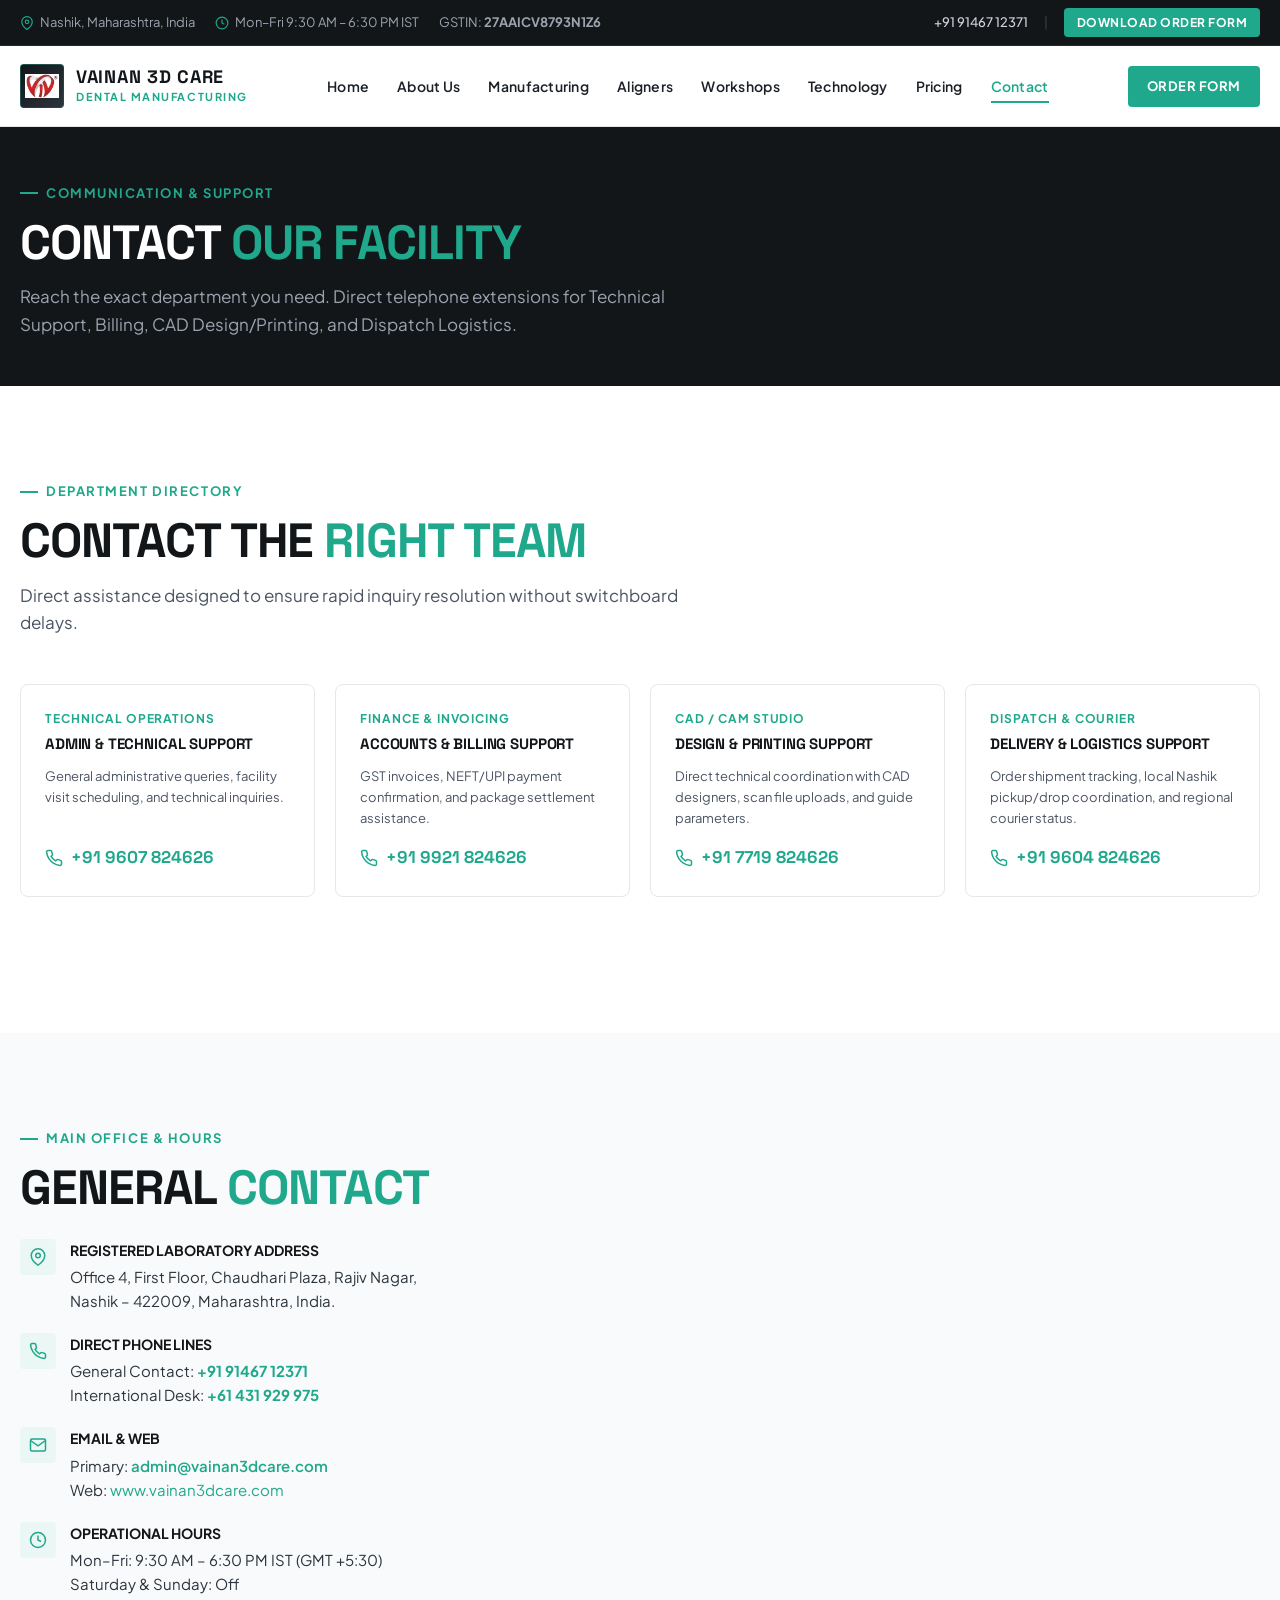
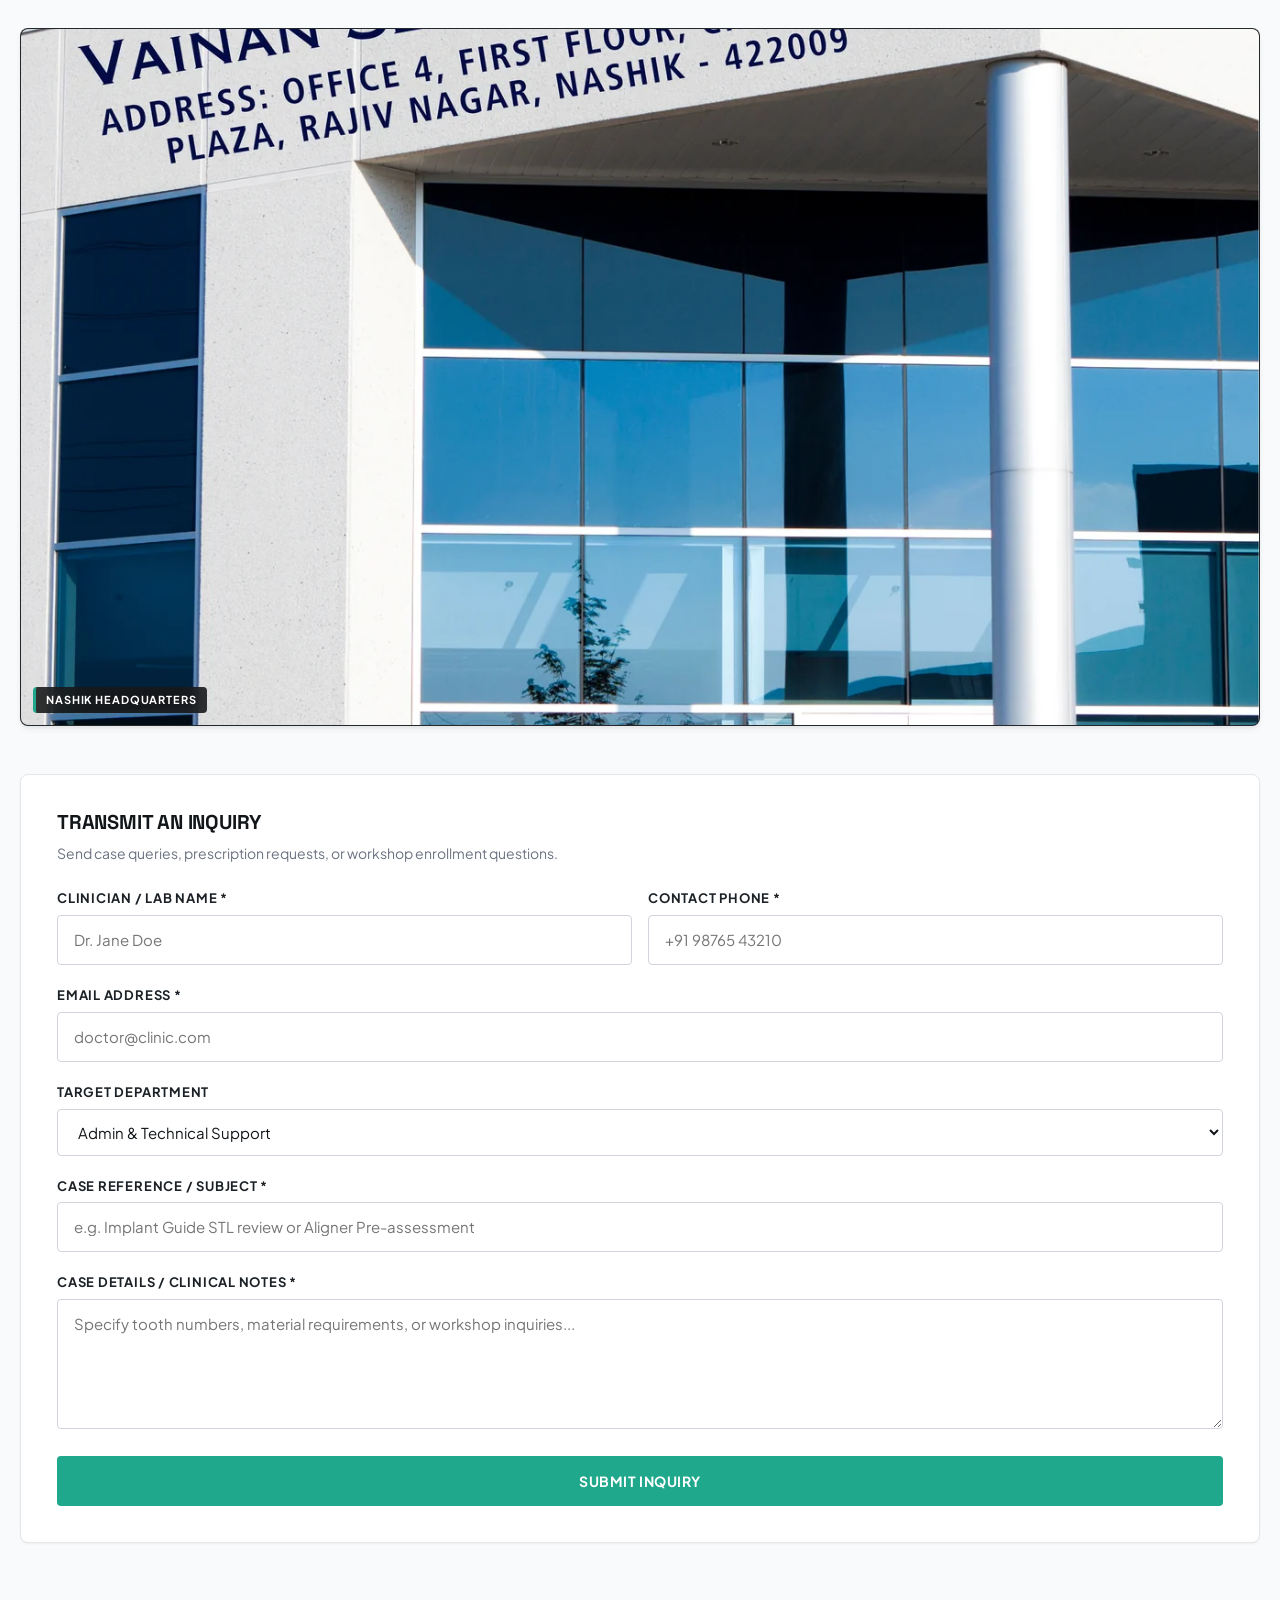
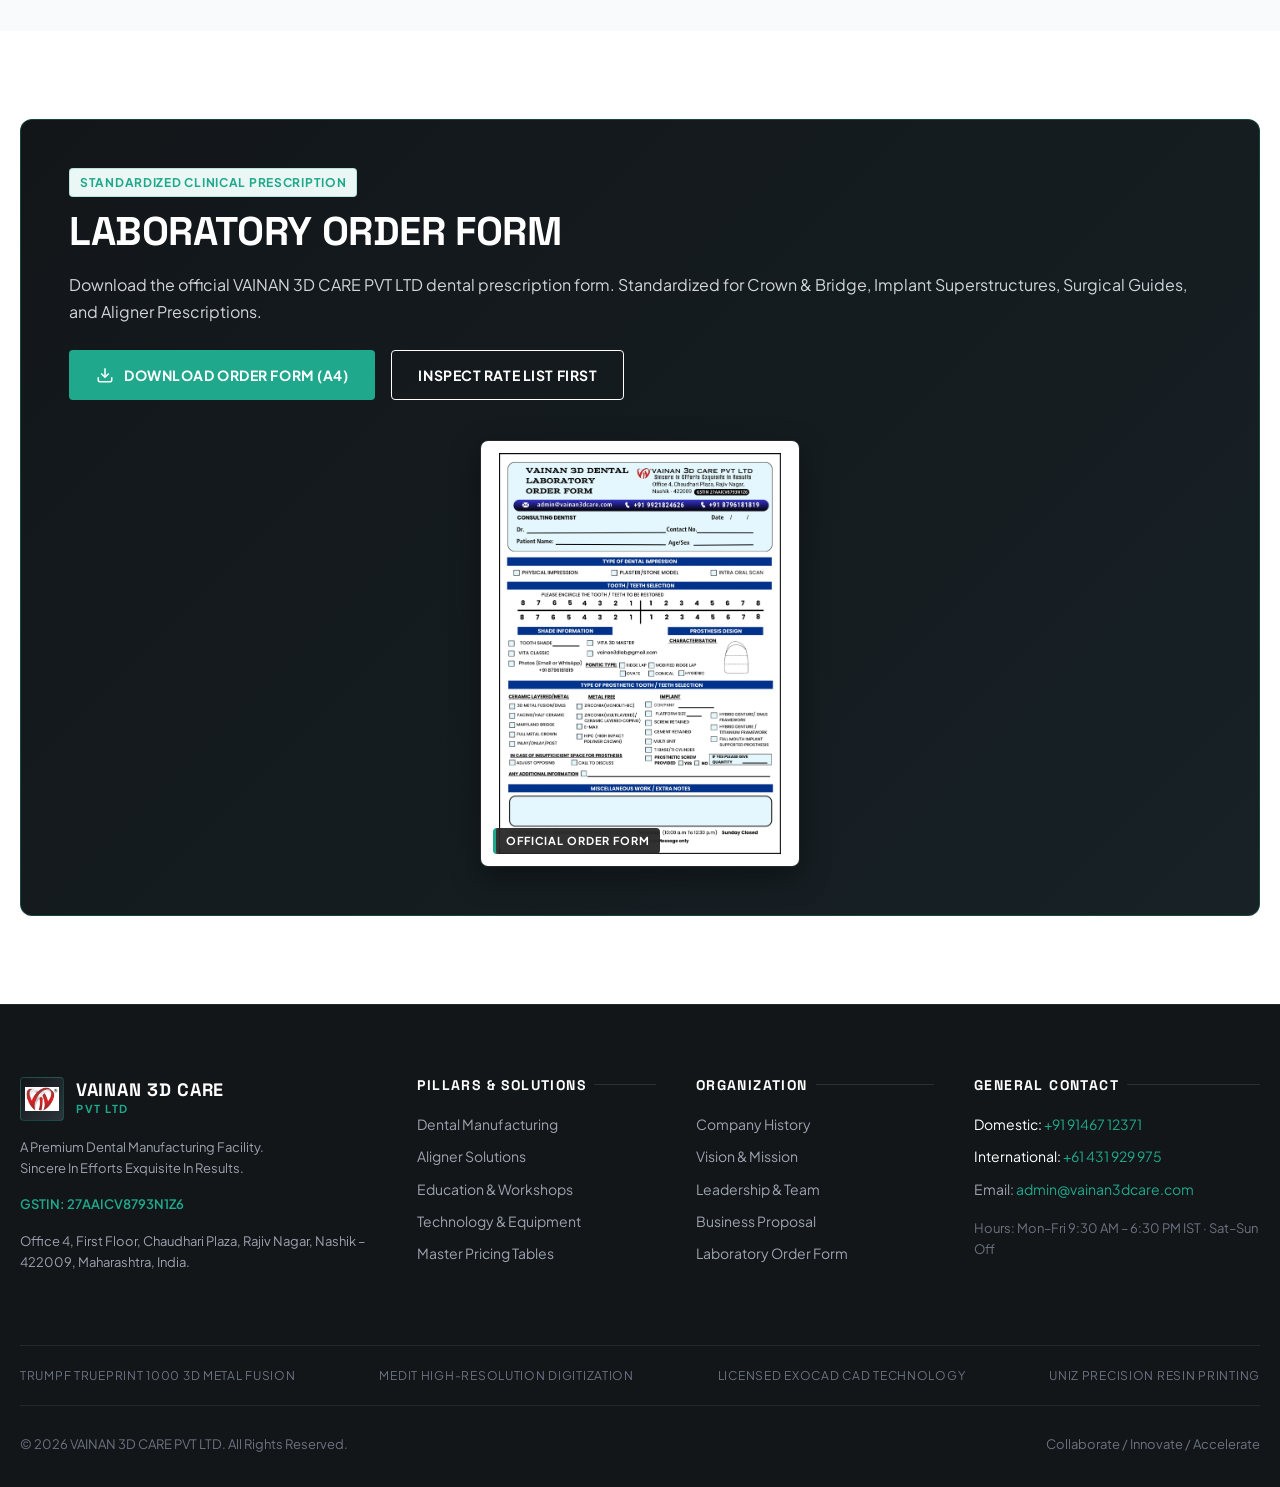
<file: contact.html>
<!DOCTYPE html>
<html lang="en">
<head>
  <meta charset="UTF-8">
  <meta name="viewport" content="width=device-width, initial-scale=1.0">
  <title>Contact Us & Order Desk | VAINAN 3D CARE PVT LTD</title>
  <meta name="description" content="Contact the right team at VAINAN 3D CARE PVT LTD in Nashik, India. Dedicated departmental support for Admin, Billing, Design/Printing, Logistics, and Order Form downloads.">
  <link rel="stylesheet" href="css/style.css">
</head>
<body>

  <!-- Top Utility Bar -->
  <div class="top-bar">
    <div class="container top-bar-inner">
      <div class="top-bar-info">
        <div class="top-bar-item">
          <svg width="14" height="14" viewBox="0 0 24 24" fill="none" stroke="currentColor" stroke-width="2"><path d="M21 10c0 7-9 13-9 13s-9-6-9-13a9 9 0 0 1 18 0z"></path><circle cx="12" cy="10" r="3"></circle></svg>
          <span>Nashik, Maharashtra, India</span>
        </div>
        <div class="top-bar-item">
          <svg width="14" height="14" viewBox="0 0 24 24" fill="none" stroke="currentColor" stroke-width="2"><circle cx="12" cy="12" r="10"></circle><polyline points="12 6 12 12 16 14"></polyline></svg>
          <span>Mon–Fri 9:30 AM – 6:30 PM IST</span>
        </div>
        <div class="top-bar-item">
          <span>GSTIN: <strong>27AAICV8793N1Z6</strong></span>
        </div>
      </div>
      <div class="top-bar-actions">
        <!-- CONFIRM WITH CLIENT: Contact phone numbers: older live site listed 7719824626 / 9146712371 as primary; newer material lists a 4-department split plus 91467 12371 / +61 431 929 975 as general contact. Confirm the department table is the one to publish. -->
        <a href="tel:+919146712371" class="top-bar-link">+91 91467 12371</a>
        <span style="color: rgba(255,255,255,0.2);">|</span>
        <a href="#order-form" class="btn btn-primary" style="padding: 4px 12px; font-size: 0.75rem;">Download Order Form</a>
      </div>
    </div>
  </div>

  <!-- Main Sticky Header -->
  <header class="site-header">
    <div class="container site-header-inner">
      <a href="index.html" class="brand-logo" aria-label="Vainan 3D Care Home">
        <div class="brand-symbol"><img decoding="async" src="Asset/Vainan3DCareAligners(BoxCover)/4.webp" alt="VAINAN 3D CARE Emblem" class="brand-emblem-img"></div>
        <div class="brand-text">
          <span class="brand-name">VAINAN 3D CARE</span>
          <span class="brand-sub">Dental Manufacturing</span>
        </div>
      </a>

      <nav class="nav-desktop">
        <a href="index.html" class="nav-link">Home</a>
        <a href="about.html" class="nav-link">About Us</a>
        <a href="manufacturing.html" class="nav-link">Manufacturing</a>
        <a href="aligners.html" class="nav-link">Aligners</a>
        <a href="workshops.html" class="nav-link">Workshops</a>
        <a href="technology.html" class="nav-link">Technology</a>
        <a href="pricing.html" class="nav-link">Pricing</a>
        <a href="contact.html" class="nav-link active">Contact</a>
      </nav>

      <div class="nav-actions">
        <a href="#order-form" class="btn btn-primary" style="padding: 9px 18px; font-size: 0.8125rem;">Order Form</a>
        <button class="mobile-menu-btn" id="mobileMenuBtn" aria-label="Open navigation menu">
          <svg width="24" height="24" viewBox="0 0 24 24" fill="none" stroke="currentColor" stroke-width="2"><line x1="3" y1="12" x2="21" y2="12"></line><line x1="3" y1="6" x2="21" y2="6"></line><line x1="3" y1="18" x2="21" y2="18"></line></svg>
        </button>
      </div>
    </div>
  </header>

  <!-- Mobile Drawer & Overlay -->
  <div class="mobile-nav-overlay" id="mobileOverlay"></div>
  <div class="mobile-nav-drawer" id="mobileDrawer">
    <div>
      <div style="display: flex; justify-content: space-between; align-items: center; margin-bottom: 24px;">
        <div class="brand-text">
          <span class="brand-name" style="color: #fff;">VAINAN 3D CARE</span>
          <span class="brand-sub">Pvt Ltd</span>
        </div>
        <button class="mobile-nav-close" id="mobileCloseBtn" aria-label="Close menu">&times;</button>
      </div>
      <nav class="mobile-nav-links">
        <a href="index.html">Home</a>
        <a href="about.html">About Us</a>
        <a href="manufacturing.html">Dental Manufacturing</a>
        <a href="aligners.html">Aligner Solutions</a>
        <a href="workshops.html">Education & Workshops</a>
        <a href="technology.html">Technology & Equipment</a>
        <a href="pricing.html">Pricing & Charges</a>
        <a href="contact.html" class="active">Contact Us</a>
      </nav>
    </div>
    <div>
      <a href="#order-form" class="btn btn-primary" style="width: 100%; margin-bottom: 12px;">Order Form</a>
      <p style="font-size: 0.75rem; color: var(--gray-400); text-align: center;">GSTIN: 27AAICV8793N1Z6</p>
    </div>
  </div>

  <!-- Page Header -->
  <section class="section-sm bg-charcoal">
    <div class="container">
      <span class="section-tagline">Communication & Support</span>
      <h1 class="heading-two-tone heading-two-tone-light">
        CONTACT <span class="accent">OUR FACILITY</span>
      </h1>
      <p class="section-subtitle">
        Reach the exact department you need. Direct telephone extensions for Technical Support, Billing, CAD Design/Printing, and Dispatch Logistics.
      </p>
    </div>
  </section>

  <!-- Contact The Right Team: 4-Department Split (Section 9) -->
  <section class="section bg-white">
    <div class="container">
      <div class="section-heading-wrapper">
        <span class="section-tagline">Department Directory</span>
        <h2 class="heading-two-tone">
          CONTACT THE <span class="accent">RIGHT TEAM</span>
        </h2>
        <p class="section-subtitle">
          Direct assistance designed to ensure rapid inquiry resolution without switchboard delays.
        </p>
      </div>

      <!-- CONFIRM WITH CLIENT: Contact phone numbers: older live site listed 7719824626 / 9146712371 as primary; newer material lists a 4-department split plus 91467 12371 / +61 431 929 975 as general contact. Confirm the department table is the one to publish. -->
      <div class="dept-grid" style="margin-bottom: 48px;">
        <!-- Department 1 -->
        <div class="dept-card">
          <div>
            <div style="font-size: 0.75rem; font-weight: 700; color: var(--teal-primary); letter-spacing: 0.08em; text-transform: uppercase; margin-bottom: 6px;">Technical Operations</div>
            <h3 class="dept-name">Admin & Technical Support</h3>
            <p style="font-size: 0.8125rem; color: var(--gray-600); margin-bottom: 16px;">General administrative queries, facility visit scheduling, and technical inquiries.</p>
          </div>
          <a href="tel:+919607824626" class="dept-phone">
            <svg width="18" height="18" viewBox="0 0 24 24" fill="none" stroke="currentColor" stroke-width="2"><path d="M22 16.92v3a2 2 0 0 1-2.18 2 19.79 19.79 0 0 1-8.63-3.07 19.5 19.5 0 0 1-6-6 19.79 19.79 0 0 1-3.07-8.67A2 2 0 0 1 4.11 2h3a2 2 0 0 1 2 1.72 12.84 12.84 0 0 0 .7 2.81 2 2 0 0 1-.45 2.11L8.09 9.91a16 16 0 0 0 6 6l1.27-1.27a2 2 0 0 1 2.11-.45 12.84 12.84 0 0 0 2.81.7A2 2 0 0 1 22 16.92z"></path></svg>
            +91 9607 824626
          </a>
        </div>

        <!-- Department 2 -->
        <div class="dept-card">
          <div>
            <div style="font-size: 0.75rem; font-weight: 700; color: var(--teal-primary); letter-spacing: 0.08em; text-transform: uppercase; margin-bottom: 6px;">Finance & Invoicing</div>
            <h3 class="dept-name">Accounts & Billing Support</h3>
            <p style="font-size: 0.8125rem; color: var(--gray-600); margin-bottom: 16px;">GST invoices, NEFT/UPI payment confirmation, and package settlement assistance.</p>
          </div>
          <a href="tel:+919921824626" class="dept-phone">
            <svg width="18" height="18" viewBox="0 0 24 24" fill="none" stroke="currentColor" stroke-width="2"><path d="M22 16.92v3a2 2 0 0 1-2.18 2 19.79 19.79 0 0 1-8.63-3.07 19.5 19.5 0 0 1-6-6 19.79 19.79 0 0 1-3.07-8.67A2 2 0 0 1 4.11 2h3a2 2 0 0 1 2 1.72 12.84 12.84 0 0 0 .7 2.81 2 2 0 0 1-.45 2.11L8.09 9.91a16 16 0 0 0 6 6l1.27-1.27a2 2 0 0 1 2.11-.45 12.84 12.84 0 0 0 2.81.7A2 2 0 0 1 22 16.92z"></path></svg>
            +91 9921 824626
          </a>
        </div>

        <!-- Department 3 -->
        <div class="dept-card">
          <div>
            <div style="font-size: 0.75rem; font-weight: 700; color: var(--teal-primary); letter-spacing: 0.08em; text-transform: uppercase; margin-bottom: 6px;">CAD / CAM Studio</div>
            <h3 class="dept-name">Design & Printing Support</h3>
            <p style="font-size: 0.8125rem; color: var(--gray-600); margin-bottom: 16px;">Direct technical coordination with CAD designers, scan file uploads, and guide parameters.</p>
          </div>
          <a href="tel:+917719824626" class="dept-phone">
            <svg width="18" height="18" viewBox="0 0 24 24" fill="none" stroke="currentColor" stroke-width="2"><path d="M22 16.92v3a2 2 0 0 1-2.18 2 19.79 19.79 0 0 1-8.63-3.07 19.5 19.5 0 0 1-6-6 19.79 19.79 0 0 1-3.07-8.67A2 2 0 0 1 4.11 2h3a2 2 0 0 1 2 1.72 12.84 12.84 0 0 0 .7 2.81 2 2 0 0 1-.45 2.11L8.09 9.91a16 16 0 0 0 6 6l1.27-1.27a2 2 0 0 1 2.11-.45 12.84 12.84 0 0 0 2.81.7A2 2 0 0 1 22 16.92z"></path></svg>
            +91 7719 824626
          </a>
        </div>

        <!-- Department 4 -->
        <div class="dept-card">
          <div>
            <div style="font-size: 0.75rem; font-weight: 700; color: var(--teal-primary); letter-spacing: 0.08em; text-transform: uppercase; margin-bottom: 6px;">Dispatch & Courier</div>
            <h3 class="dept-name">Delivery & Logistics Support</h3>
            <p style="font-size: 0.8125rem; color: var(--gray-600); margin-bottom: 16px;">Order shipment tracking, local Nashik pickup/drop coordination, and regional courier status.</p>
          </div>
          <a href="tel:+919604824626" class="dept-phone">
            <svg width="18" height="18" viewBox="0 0 24 24" fill="none" stroke="currentColor" stroke-width="2"><path d="M22 16.92v3a2 2 0 0 1-2.18 2 19.79 19.79 0 0 1-8.63-3.07 19.5 19.5 0 0 1-6-6 19.79 19.79 0 0 1-3.07-8.67A2 2 0 0 1 4.11 2h3a2 2 0 0 1 2 1.72 12.84 12.84 0 0 0 .7 2.81 2 2 0 0 1-.45 2.11L8.09 9.91a16 16 0 0 0 6 6l1.27-1.27a2 2 0 0 1 2.11-.45 12.84 12.84 0 0 0 2.81.7A2 2 0 0 1 22 16.92z"></path></svg>
            +91 9604 824626
          </a>
        </div>
      </div>
    </div>
  </section>

  <!-- Interactive Inquiry & Facility Overview -->
  <section class="section bg-light">
    <div class="container">
      <div style="display: grid; grid-template-columns: 1fr; gap: 48px;" class="hero-grid">

        <!-- General Facility Information (Section 9) -->
        <div>
          <span class="section-tagline">Main Office & Hours</span>
          <h2 class="heading-two-tone">
            GENERAL <span class="accent">CONTACT</span>
          </h2>
          <div style="margin-top: 24px; display: flex; flex-direction: column; gap: 20px;">
            <div style="display: flex; gap: 14px; align-items: flex-start;">
              <div style="width: 36px; height: 36px; border-radius: var(--radius-sm); background-color: var(--teal-light); color: var(--teal-primary); display: flex; align-items: center; justify-content: center; flex-shrink: 0;">
                <svg width="18" height="18" viewBox="0 0 24 24" fill="none" stroke="currentColor" stroke-width="2"><path d="M21 10c0 7-9 13-9 13s-9-6-9-13a9 9 0 0 1 18 0z"></path><circle cx="12" cy="10" r="3"></circle></svg>
              </div>
              <div>
                <strong style="display: block; font-size: 0.875rem; text-transform: uppercase; color: var(--charcoal-900); margin-bottom: 4px;">Registered Laboratory Address</strong>
                <p style="font-size: 0.9375rem; color: var(--charcoal-700); line-height: 1.6;">
                  Office 4, First Floor, Chaudhari Plaza, Rajiv Nagar,<br>
                  Nashik – 422009, Maharashtra, India.
                </p>
              </div>
            </div>

            <div style="display: flex; gap: 14px; align-items: flex-start;">
              <div style="width: 36px; height: 36px; border-radius: var(--radius-sm); background-color: var(--teal-light); color: var(--teal-primary); display: flex; align-items: center; justify-content: center; flex-shrink: 0;">
                <svg width="18" height="18" viewBox="0 0 24 24" fill="none" stroke="currentColor" stroke-width="2"><path d="M22 16.92v3a2 2 0 0 1-2.18 2 19.79 19.79 0 0 1-8.63-3.07 19.5 19.5 0 0 1-6-6 19.79 19.79 0 0 1-3.07-8.67A2 2 0 0 1 4.11 2h3a2 2 0 0 1 2 1.72 12.84 12.84 0 0 0 .7 2.81 2 2 0 0 1-.45 2.11L8.09 9.91a16 16 0 0 0 6 6l1.27-1.27a2 2 0 0 1 2.11-.45 12.84 12.84 0 0 0 2.81.7A2 2 0 0 1 22 16.92z"></path></svg>
              </div>
              <div>
                <strong style="display: block; font-size: 0.875rem; text-transform: uppercase; color: var(--charcoal-900); margin-bottom: 4px;">Direct Phone Lines</strong>
                <p style="font-size: 0.9375rem; color: var(--charcoal-700); line-height: 1.6;">
                  General Contact: <a href="tel:+919146712371" style="color: var(--teal-primary); font-weight: 700;">+91 91467 12371</a><br>
                  International Desk: <a href="tel:+61431929975" style="color: var(--teal-primary); font-weight: 700;">+61 431 929 975</a>
                </p>
              </div>
            </div>

            <div style="display: flex; gap: 14px; align-items: flex-start;">
              <div style="width: 36px; height: 36px; border-radius: var(--radius-sm); background-color: var(--teal-light); color: var(--teal-primary); display: flex; align-items: center; justify-content: center; flex-shrink: 0;">
                <svg width="18" height="18" viewBox="0 0 24 24" fill="none" stroke="currentColor" stroke-width="2"><path d="M4 4h16c1.1 0 2 .9 2 2v12c0 1.1-.9 2-2 2H4c-1.1 0-2-.9-2-2V6c0-1.1.9-2 2-2z"></path><polyline points="22,6 12,13 2,6"></polyline></svg>
              </div>
              <div>
                <strong style="display: block; font-size: 0.875rem; text-transform: uppercase; color: var(--charcoal-900); margin-bottom: 4px;">Email & Web</strong>
                <p style="font-size: 0.9375rem; color: var(--charcoal-700); line-height: 1.6;">
                  <!-- CONFIRM WITH CLIENT: Contact email: older live site used vainan3dcare@outlook.com; new master content consistently uses admin@vainan3dcare.com. Confirm which is current. -->
                  Primary: <a href="mailto:admin@vainan3dcare.com" style="color: var(--teal-primary); font-weight: 600;">admin@vainan3dcare.com</a><br>
                  Web: <a href="https://www.vainan3dcare.com" target="_blank" rel="noopener" style="color: var(--teal-primary);">www.vainan3dcare.com</a>
                </p>
              </div>
            </div>

            <div style="display: flex; gap: 14px; align-items: flex-start;">
              <div style="width: 36px; height: 36px; border-radius: var(--radius-sm); background-color: var(--teal-light); color: var(--teal-primary); display: flex; align-items: center; justify-content: center; flex-shrink: 0;">
                <svg width="18" height="18" viewBox="0 0 24 24" fill="none" stroke="currentColor" stroke-width="2"><circle cx="12" cy="12" r="10"></circle><polyline points="12 6 12 12 16 14"></polyline></svg>
              </div>
              <div>
                <strong style="display: block; font-size: 0.875rem; text-transform: uppercase; color: var(--charcoal-900); margin-bottom: 4px;">Operational Hours</strong>
                <p style="font-size: 0.9375rem; color: var(--charcoal-700); line-height: 1.6;">
                  Mon–Fri: 9:30 AM – 6:30 PM IST (GMT +5:30)<br>
                  Saturday & Sunday: Off
                </p>
              </div>
            </div>

            <!-- Nashik Facility Visual -->
            <div class="media-frame aspect-16-9" style="margin-top: 12px; border-radius: var(--radius-md); overflow: hidden;">
              <img decoding="async" src="Asset/Vainan3DCareFlyers/2.webp" alt="VAINAN 3D CARE Facility & Registered Office in Nashik" loading="lazy">
              <span class="media-badge">Nashik Headquarters</span>
            </div>
          </div>
        </div>

        <!-- Interactive Contact Form -->
        <div class="form-card">
          <h3 style="font-size: 1.25rem; font-weight: 800; color: var(--charcoal-900); margin-bottom: 8px;">TRANSMIT AN INQUIRY</h3>
          <p style="font-size: 0.875rem; color: var(--gray-500); margin-bottom: 24px;">Send case queries, prescription requests, or workshop enrollment questions.</p>

          <div id="contactFormFeedback" style="display: none; margin-bottom: 20px;"></div>

          <form id="inquiryContactForm">
            <div class="form-row-2col">
              <div class="form-group">
                <label class="form-label" for="userName">Clinician / Lab Name *</label>
                <input type="text" id="userName" name="userName" class="form-control" required placeholder="Dr. Jane Doe">
              </div>
              <div class="form-group">
                <label class="form-label" for="userPhone">Contact Phone *</label>
                <input type="tel" id="userPhone" name="userPhone" class="form-control" required placeholder="+91 98765 43210">
              </div>
            </div>

            <div class="form-group">
              <label class="form-label" for="userEmail">Email Address *</label>
              <input type="email" id="userEmail" name="userEmail" class="form-control" required placeholder="doctor@clinic.com">
            </div>

            <div class="form-group">
              <label class="form-label" for="deptSelect">Target Department</label>
              <select id="deptSelect" name="department" class="form-control">
                <option value="Admin & Technical">Admin & Technical Support</option>
                <option value="Accounts & Billing">Accounts & Billing Support</option>
                <option value="Design & Printing">Design & Printing Support</option>
                <option value="Delivery & Logistics">Delivery & Logistics Support</option>
                <option value="Aligner Solutions">Aligner Solutions (Pillar B)</option>
                <option value="Education & Workshops">Education & Workshops (Pillar C)</option>
              </select>
            </div>

            <div class="form-group">
              <label class="form-label" for="subject">Case Reference / Subject *</label>
              <input type="text" id="subject" name="subject" class="form-control" required placeholder="e.g. Implant Guide STL review or Aligner Pre-assessment">
            </div>

            <div class="form-group">
              <label class="form-label" for="content">Case Details / Clinical Notes *</label>
              <textarea id="content" name="content" class="form-control" required placeholder="Specify tooth numbers, material requirements, or workshop inquiries..."></textarea>
            </div>

            <button type="submit" class="btn btn-primary" style="width: 100%;">SUBMIT INQUIRY</button>
          </form>
        </div>

      </div>
    </div>
  </section>

  <!-- Laboratory Order Form Desk (Section 4 & 9) -->
  <section class="section bg-white" id="order-form">
    <div class="container">
      <div style="background: linear-gradient(135deg, var(--charcoal-900) 0%, #172126 100%); color: #fff; border-radius: var(--radius-lg); padding: 48px; border: 1px solid rgba(31, 168, 140, 0.3);">
        <div style="display: grid; grid-template-columns: 1fr; gap: 40px; align-items: center;" class="hero-grid">
          <div>
            <span class="badge badge-teal" style="margin-bottom: 12px;">Standardized Clinical Prescription</span>
            <h2 style="font-size: clamp(1.75rem, 3.2vw, 2.5rem); font-weight: 800; margin-bottom: 16px;">
              LABORATORY ORDER FORM
            </h2>
            <p style="font-size: 1rem; color: var(--gray-300); line-height: 1.7; margin-bottom: 24px;">
              Download the official VAINAN 3D CARE PVT LTD dental prescription form. Standardized for Crown & Bridge, Implant Superstructures, Surgical Guides, and Aligner Prescriptions.
            </p>
            <div style="display: flex; gap: 16px; flex-wrap: wrap;">
              <!-- Retain existing download functionality from live site -->
              <a href="Asset/Vainan3dCareCreations/Vainan3DCareOrderForm (1).png" download="Vainan3D_Order_Form" class="btn btn-primary" target="_blank">
                <svg width="18" height="18" viewBox="0 0 24 24" fill="none" stroke="currentColor" stroke-width="2"><path d="M21 15v4a2 2 0 0 1-2 2H5a2 2 0 0 1-2-2v-4"></path><polyline points="7 10 12 15 17 10"></polyline><line x1="12" y1="15" x2="12" y2="3"></line></svg>
                Download Order Form (A4)
              </a>
              <a href="pricing.html" class="btn btn-outline-white">Inspect Rate List First</a>
            </div>
          </div>

          <div class="media-frame aspect-tall white-bg" style="max-width: 320px; margin-left: auto; margin-right: auto; box-shadow: 0 10px 30px rgba(0,0,0,0.4);">
            <img decoding="async" src="Asset/Vainan3dCareCreations/Vainan3DCareOrderForm (1).webp" alt="VAINAN 3D CARE Official Dental Prescription Order Form" loading="lazy">
            <span class="media-badge">Official Order Form</span>
          </div>
        </div>
      </div>
    </div>
  </section>

  <!-- CONFIRM WITH CLIENT: Global-reach / "world map" section (borrowed from the design reference) — confirm with client whether Vainan actually serves international clients before building this; current content only hints at "exporting services" plus one Australian (+61) contact number. Section held as draft placeholder per prompt instructions. -->

  <!-- Master Footer -->
  <footer class="site-footer">
    <div class="container">
      <div class="footer-grid">
        <div>
          <div class="brand-logo" style="margin-bottom: 16px;">
            <div class="brand-symbol"><img decoding="async" src="Asset/Vainan3DCareAligners(BoxCover)/4.webp" alt="VAINAN 3D CARE Emblem" class="brand-emblem-img"></div>
            <div class="brand-text">
              <span class="brand-name" style="color: #fff;">VAINAN 3D CARE</span>
              <span class="brand-sub">PVT LTD</span>
            </div>
          </div>
          <p class="footer-legal-text">
            A Premium Dental Manufacturing Facility.<br>
            Sincere In Efforts Exquisite In Results.
          </p>
          <p class="footer-legal-text" style="color: var(--teal-primary); font-weight: 600;">
            GSTIN: 27AAICV8793N1Z6
          </p>
          <p class="footer-legal-text">
            Office 4, First Floor, Chaudhari Plaza, Rajiv Nagar, Nashik – 422009, Maharashtra, India.
          </p>
        </div>

        <div>
          <h4 class="footer-col-title">Pillars & Solutions</h4>
          <div class="footer-links">
            <a href="manufacturing.html" class="footer-link">Dental Manufacturing</a>
            <a href="aligners.html" class="footer-link">Aligner Solutions</a>
            <a href="workshops.html" class="footer-link">Education & Workshops</a>
            <a href="technology.html" class="footer-link">Technology & Equipment</a>
            <a href="pricing.html" class="footer-link">Master Pricing Tables</a>
          </div>
        </div>

        <div>
          <h4 class="footer-col-title">Organization</h4>
          <div class="footer-links">
            <a href="about.html" class="footer-link">Company History</a>
            <a href="about.html#vision" class="footer-link">Vision & Mission</a>
            <a href="about.html#team" class="footer-link">Leadership & Team</a>
            <a href="about.html#proposal" class="footer-link">Business Proposal</a>
            <a href="#order-form" class="footer-link">Laboratory Order Form</a>
          </div>
        </div>

        <div>
          <h4 class="footer-col-title">General Contact</h4>
          <div class="footer-links">
            <span style="color: #fff; font-size: 0.875rem;">Domestic: <a href="tel:+919146712371" style="color: var(--teal-primary);">+91 91467 12371</a></span>
            <span style="color: #fff; font-size: 0.875rem;">International: <a href="tel:+61431929975" style="color: var(--teal-primary);">+61 431 929 975</a></span>
            <!-- CONFIRM WITH CLIENT: Contact email: older live site used vainan3dcare@outlook.com; new master content consistently uses admin@vainan3dcare.com. Confirm which is current. -->
            <span style="font-size: 0.875rem;">Email: <a href="mailto:admin@vainan3dcare.com" style="color: var(--teal-primary);">admin@vainan3dcare.com</a></span>
            <span style="font-size: 0.8125rem; color: var(--gray-500); margin-top: 8px;">Hours: Mon–Fri 9:30 AM – 6:30 PM IST · Sat–Sun Off</span>
          </div>
        </div>
      </div>

      <div class="footer-cert-strip">
        <span>Trumpf TruePrint 1000 3D Metal Fusion</span>
        <span>Medit High-Resolution Digitization</span>
        <span>Licensed Exocad CAD Technology</span>
        <span>UNIZ Precision Resin Printing</span>
      </div>

      <div class="footer-bottom">
        <span>&copy; 2026 VAINAN 3D CARE PVT LTD. All Rights Reserved.</span>
        <span>Collaborate / Innovate / Accelerate</span>
      </div>
    </div>
  </footer>

  <script src="js/main.js"></script>
</body>
</html>
</file>
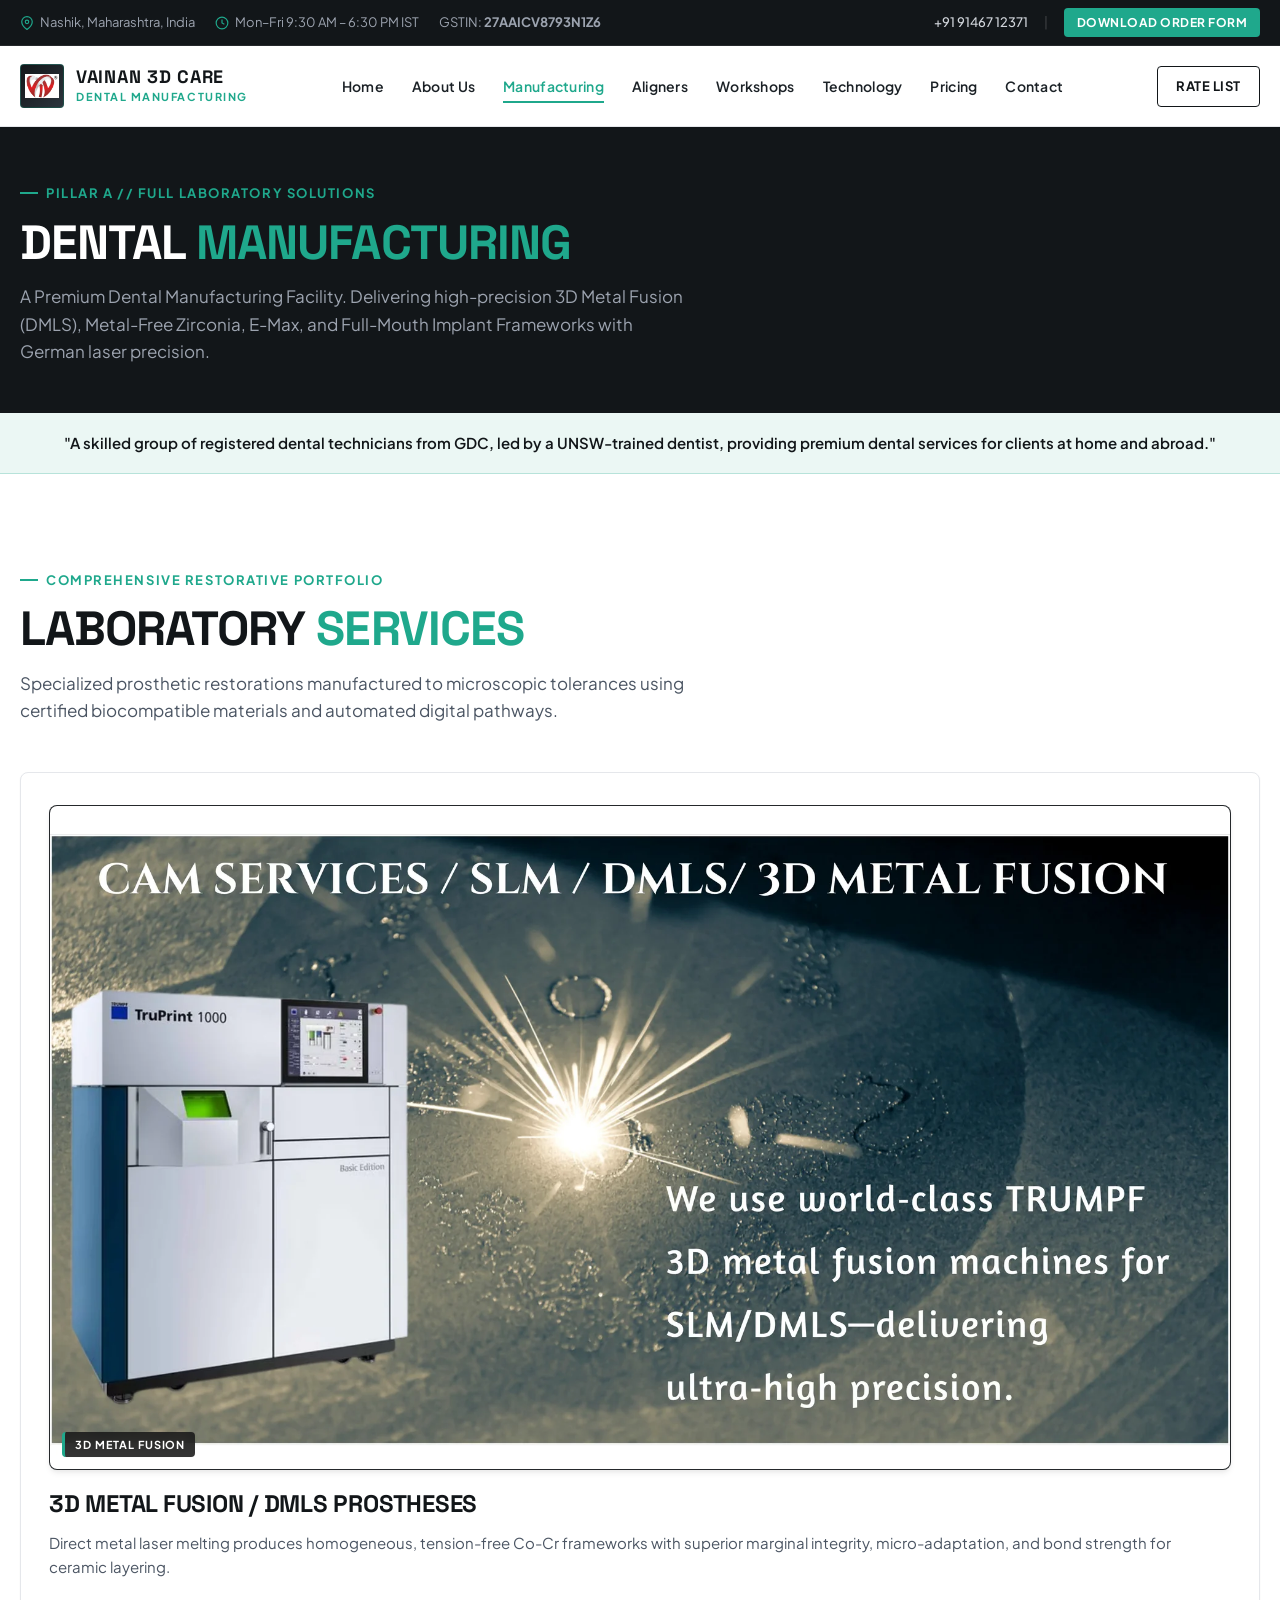
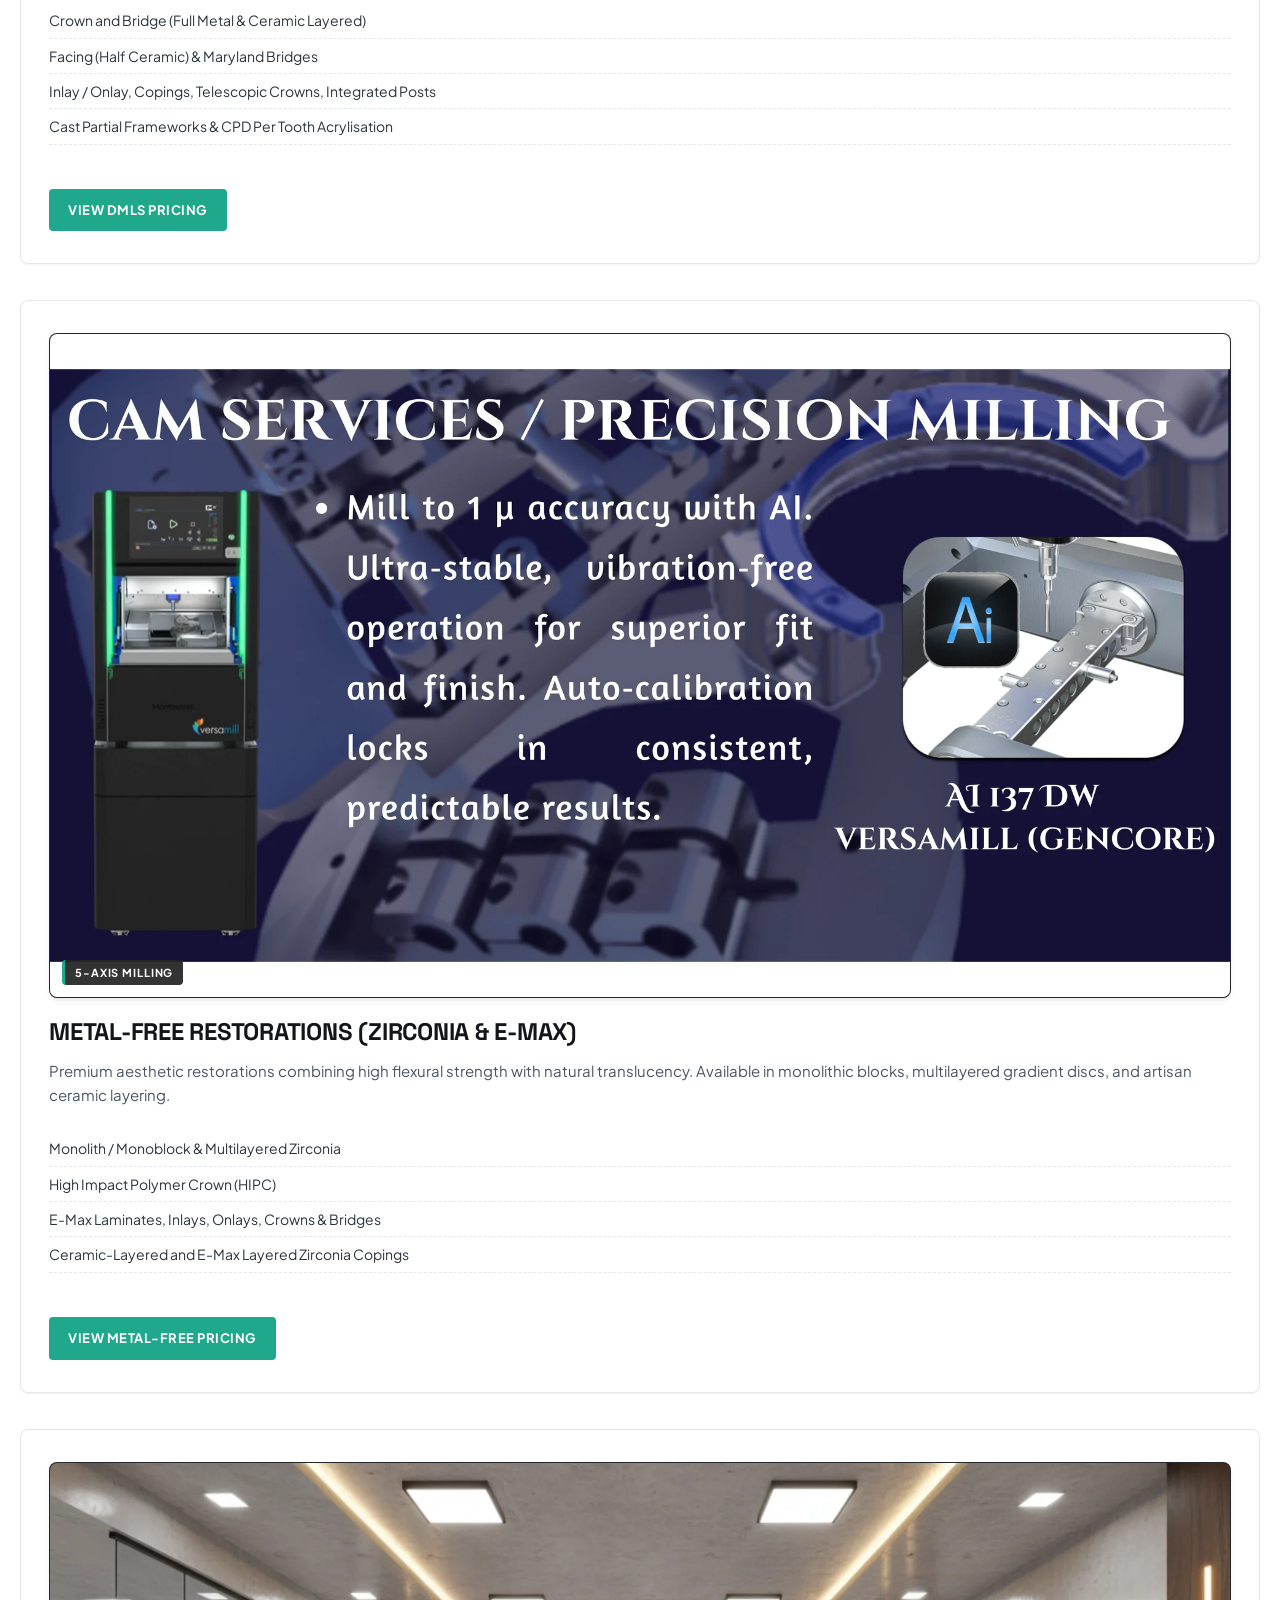
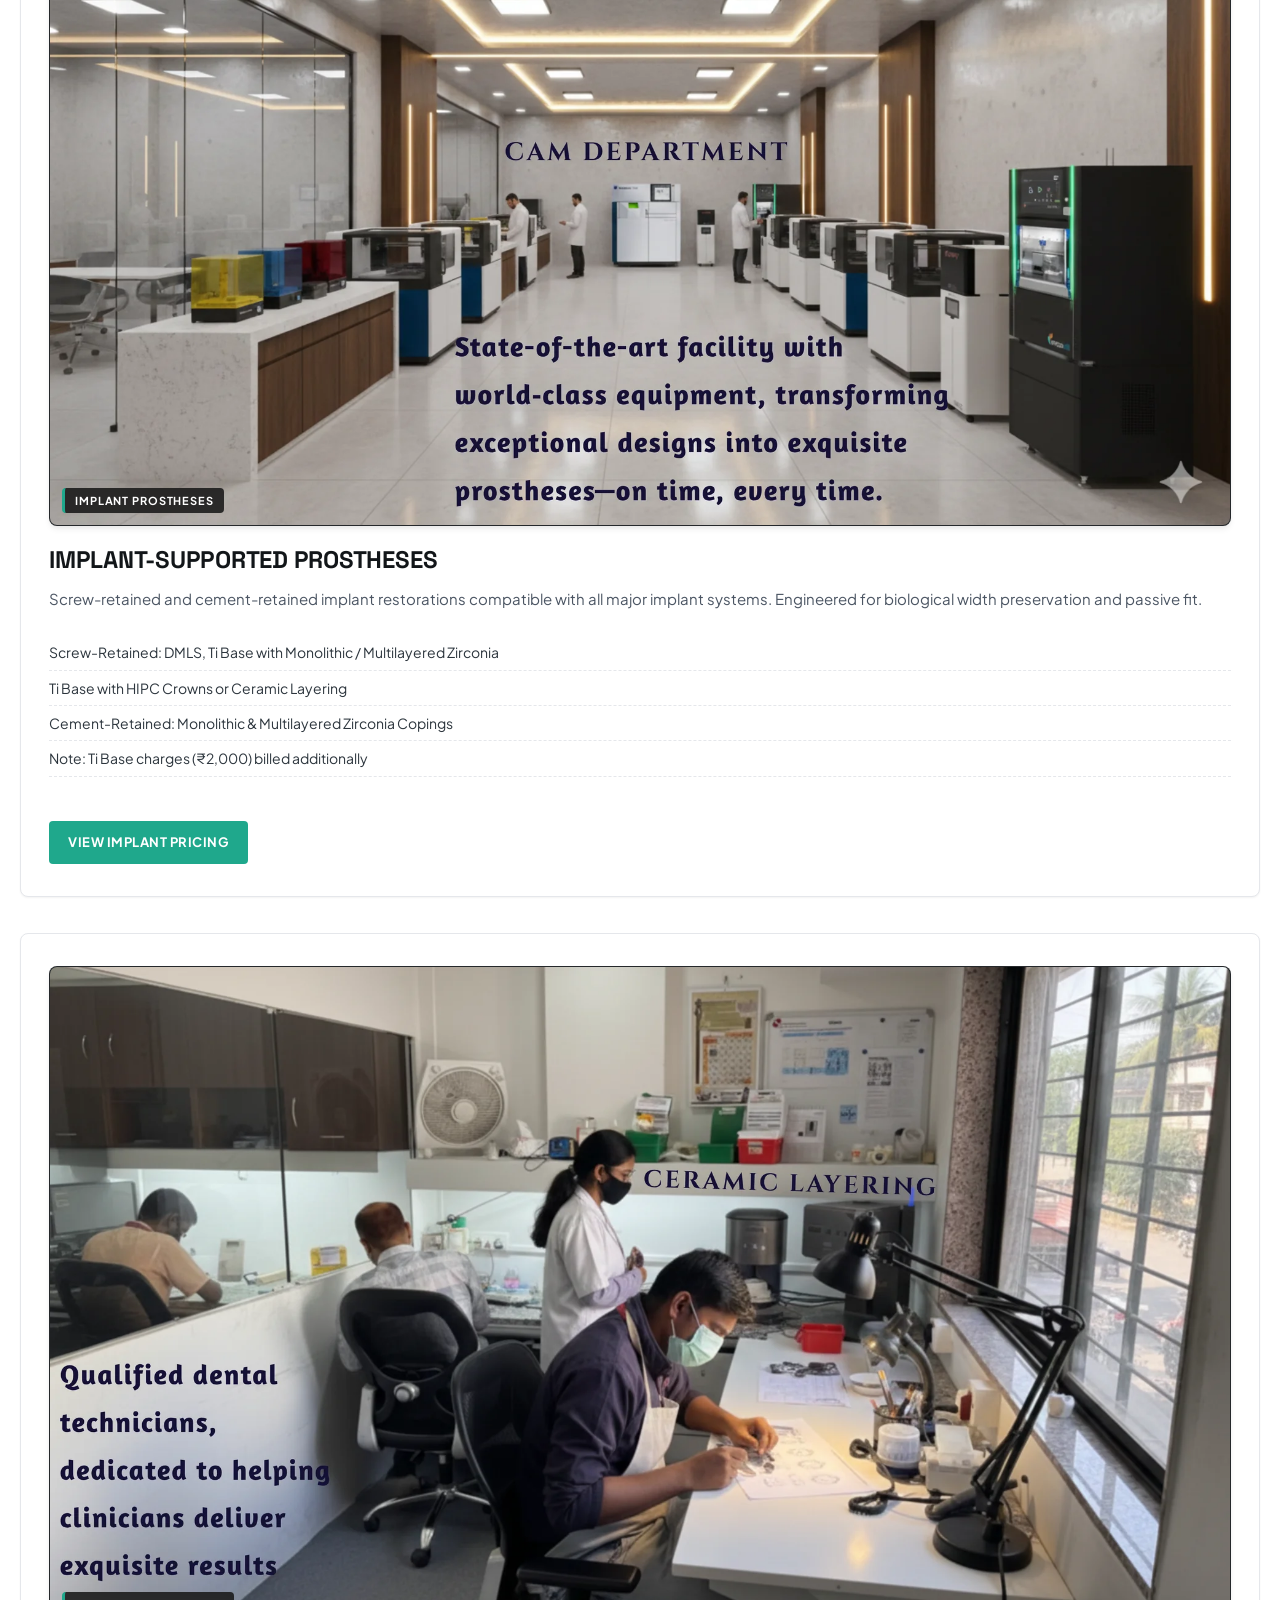
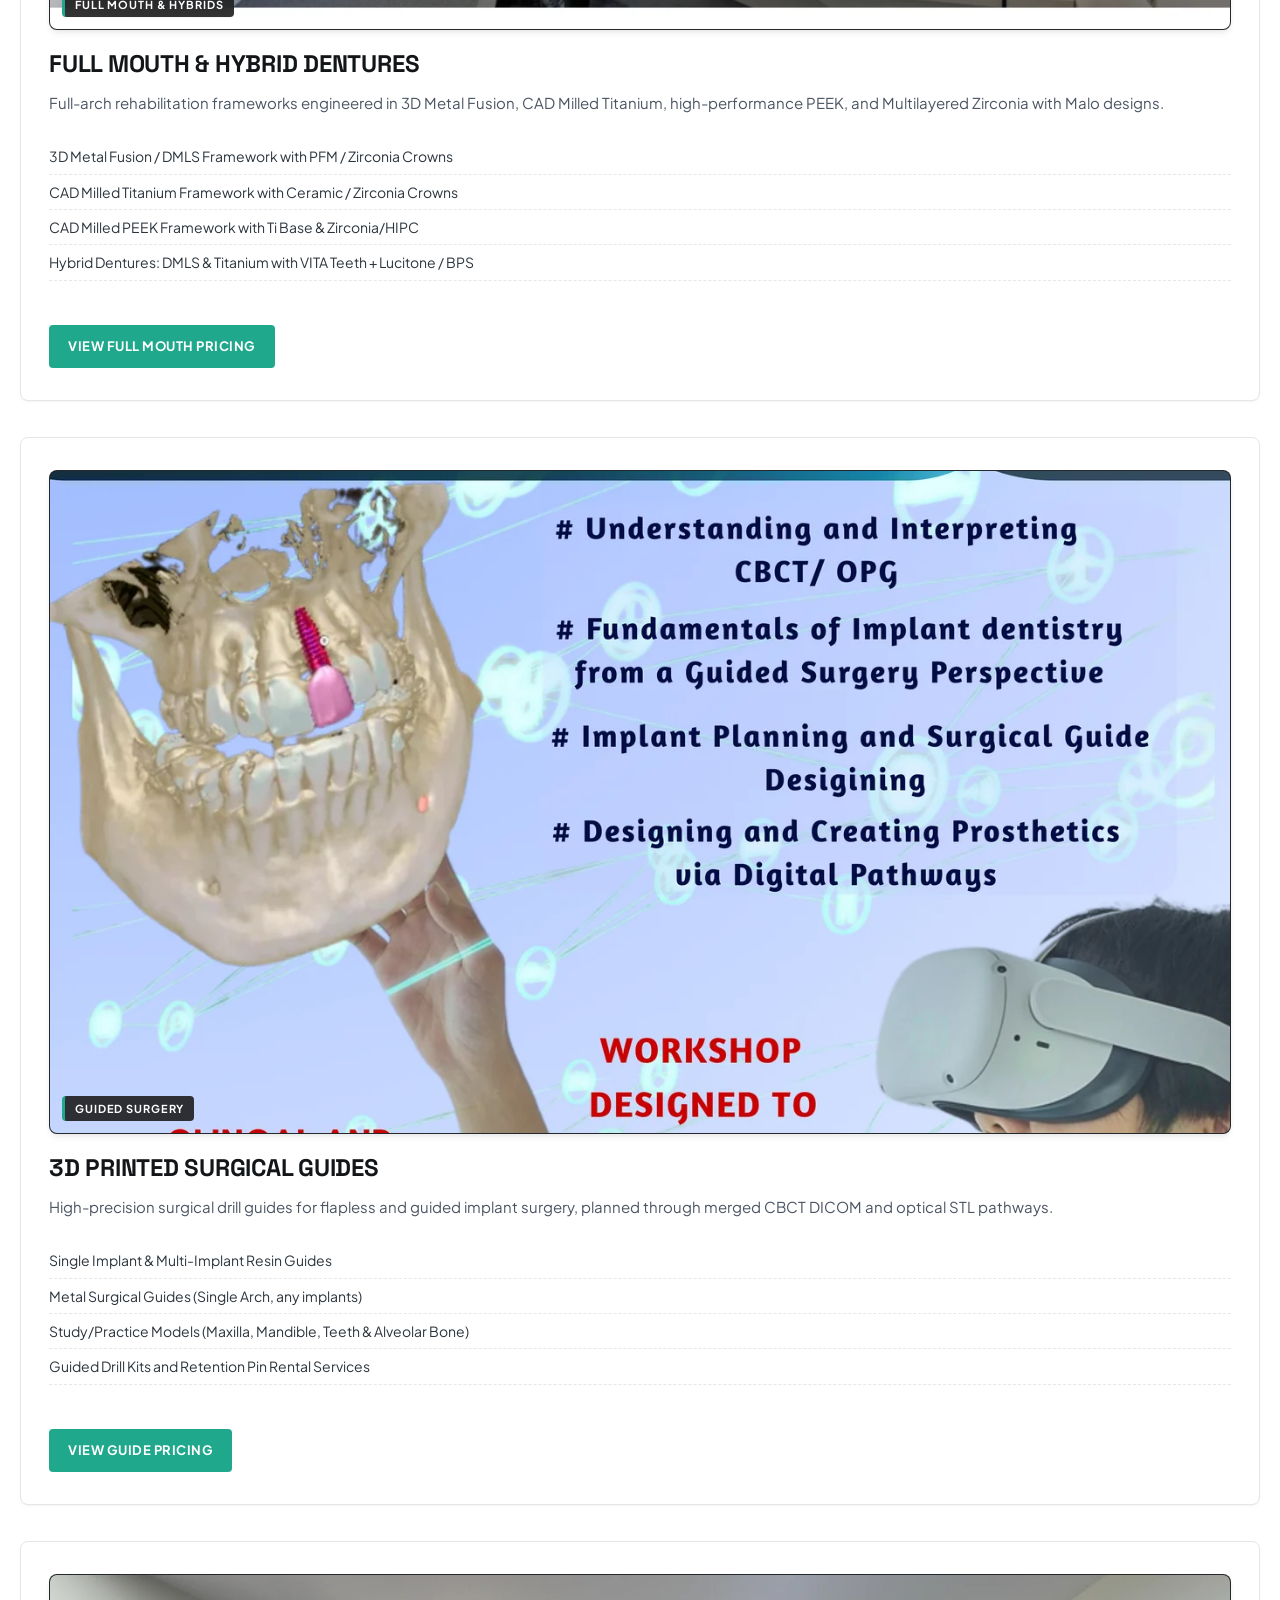
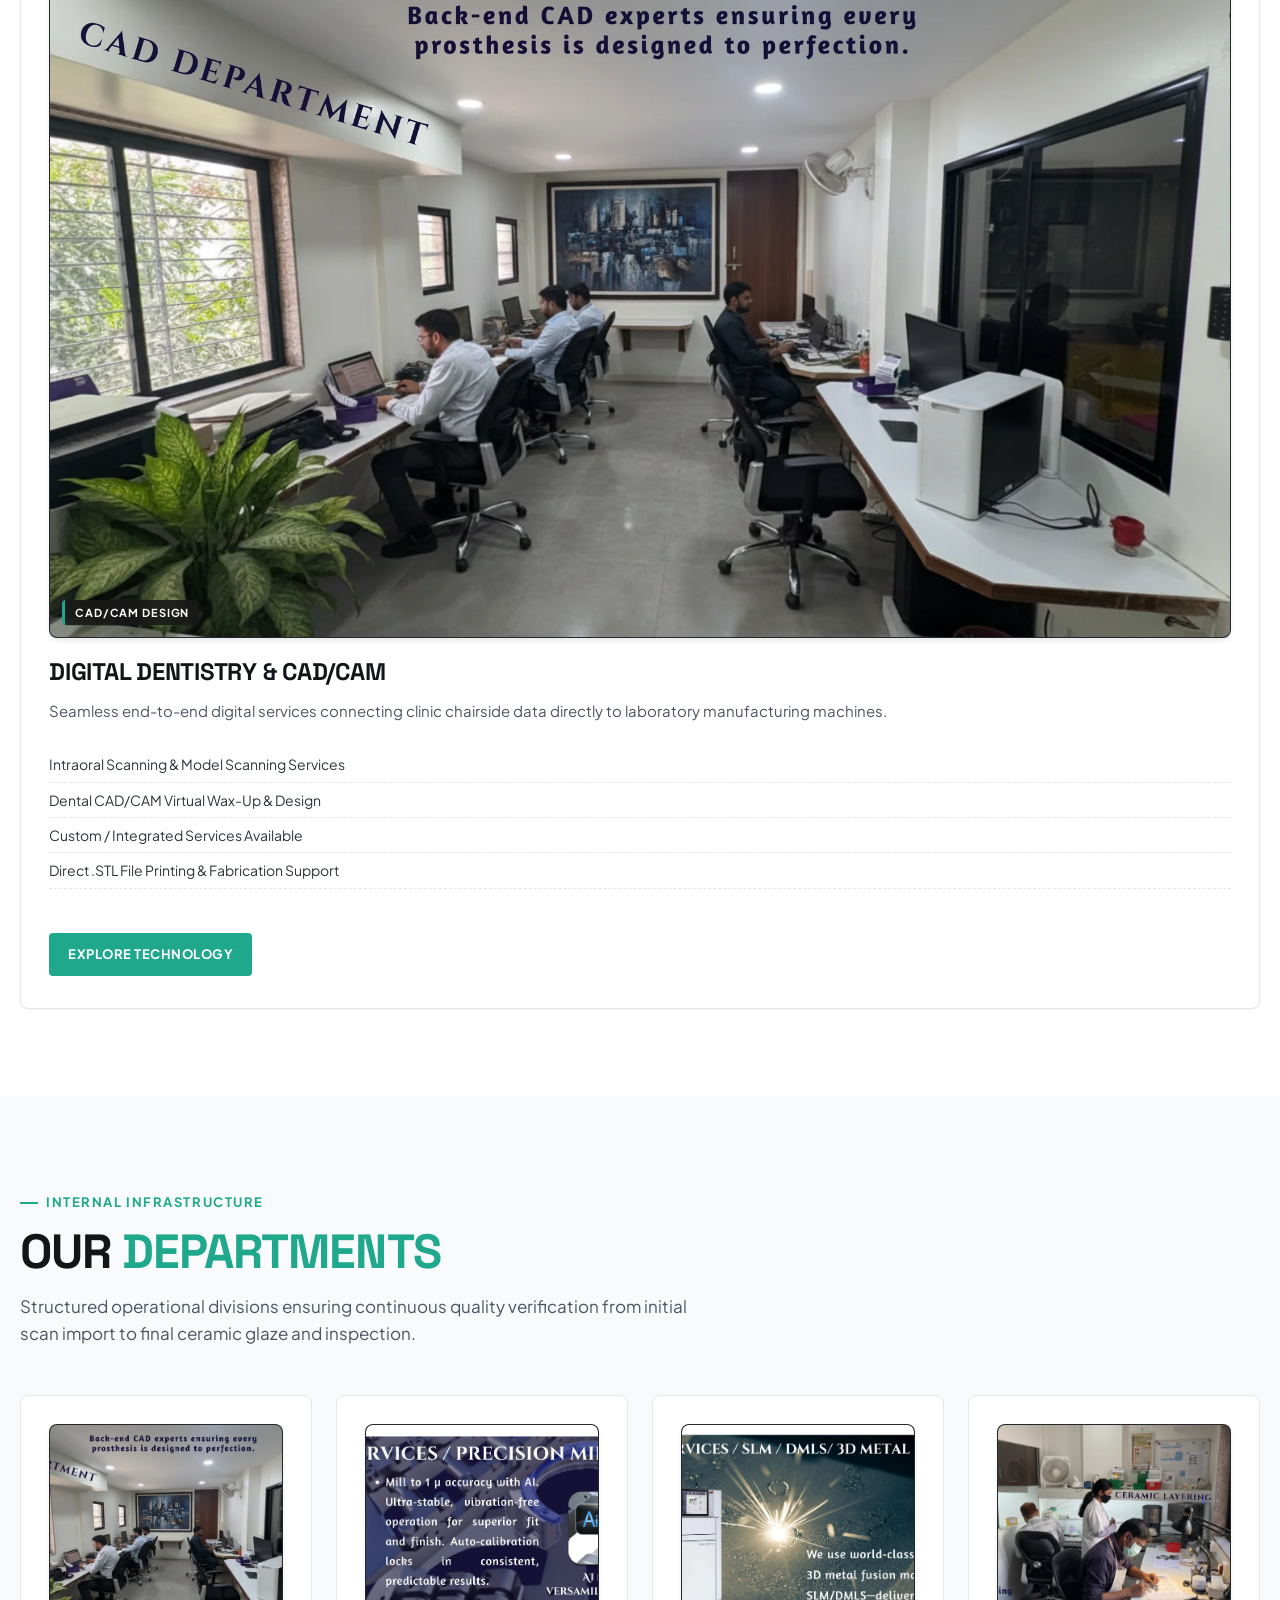
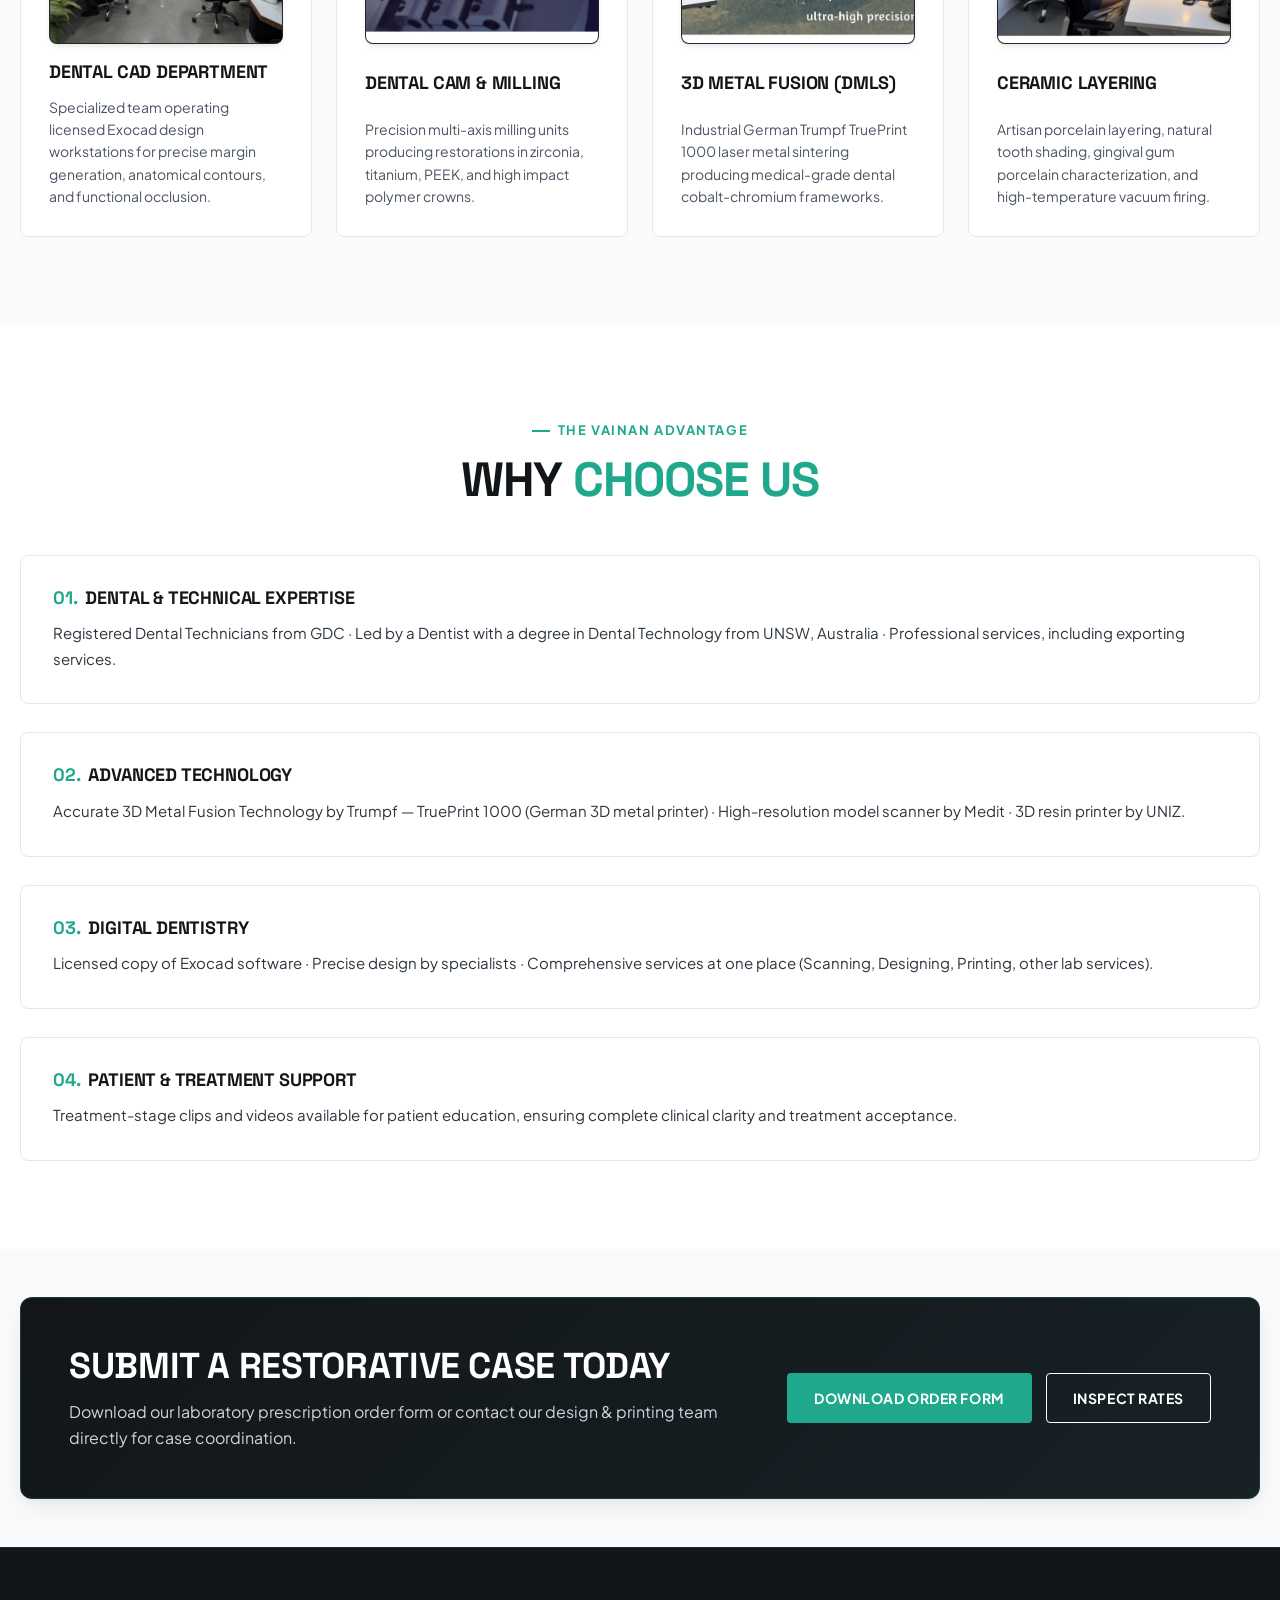
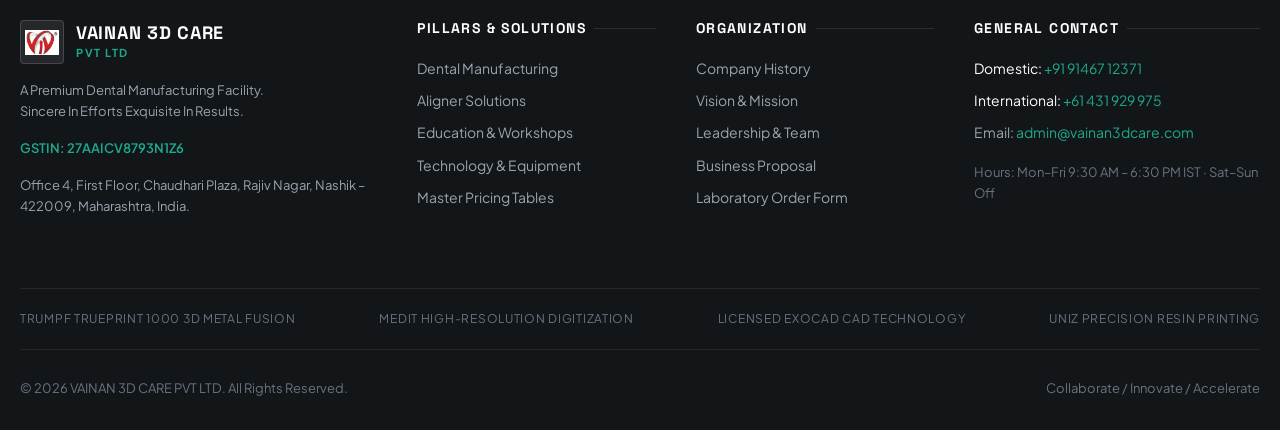
<file: manufacturing.html>
<!DOCTYPE html>
<html lang="en">
<head>
  <meta charset="UTF-8">
  <meta name="viewport" content="width=device-width, initial-scale=1.0">
  <title>Dental Manufacturing (Pillar A) | VAINAN 3D CARE PVT LTD</title>
  <meta name="description" content="A Premium Dental Manufacturing Facility specializing in 3D Metal Fusion (DMLS), Zirconia, E-Max, Implant-Supported Hybrid Dentures, and Precision Surgical Guides.">
  <link rel="stylesheet" href="css/style.css">
</head>
<body>

  <!-- Top Utility Bar -->
  <div class="top-bar">
    <div class="container top-bar-inner">
      <div class="top-bar-info">
        <div class="top-bar-item">
          <svg width="14" height="14" viewBox="0 0 24 24" fill="none" stroke="currentColor" stroke-width="2"><path d="M21 10c0 7-9 13-9 13s-9-6-9-13a9 9 0 0 1 18 0z"></path><circle cx="12" cy="10" r="3"></circle></svg>
          <span>Nashik, Maharashtra, India</span>
        </div>
        <div class="top-bar-item">
          <svg width="14" height="14" viewBox="0 0 24 24" fill="none" stroke="currentColor" stroke-width="2"><circle cx="12" cy="12" r="10"></circle><polyline points="12 6 12 12 16 14"></polyline></svg>
          <span>Mon–Fri 9:30 AM – 6:30 PM IST</span>
        </div>
        <div class="top-bar-item">
          <span>GSTIN: <strong>27AAICV8793N1Z6</strong></span>
        </div>
      </div>
      <div class="top-bar-actions">
        <!-- CONFIRM WITH CLIENT: Contact phone numbers: older live site listed 7719824626 / 9146712371 as primary; newer material lists a 4-department split plus 91467 12371 / +61 431 929 975 as general contact. Confirm the department table is the one to publish. -->
        <a href="tel:+919146712371" class="top-bar-link">+91 91467 12371</a>
        <span style="color: rgba(255,255,255,0.2);">|</span>
        <a href="contact.html#order-form" class="btn btn-primary" style="padding: 4px 12px; font-size: 0.75rem;">Download Order Form</a>
      </div>
    </div>
  </div>

  <!-- Main Sticky Header -->
  <header class="site-header">
    <div class="container site-header-inner">
      <a href="index.html" class="brand-logo" aria-label="Vainan 3D Care Home">
        <div class="brand-symbol">
          <img decoding="async" src="Asset/Vainan3DCareAligners(BoxCover)/4.webp" alt="VAINAN 3D CARE Logo" class="brand-emblem-img">
        </div>
        <div class="brand-text">
          <span class="brand-name">VAINAN 3D CARE</span>
          <span class="brand-sub">Dental Manufacturing</span>
        </div>
      </a>

      <nav class="nav-desktop">
        <a href="index.html" class="nav-link">Home</a>
        <a href="about.html" class="nav-link">About Us</a>
        <a href="manufacturing.html" class="nav-link active">Manufacturing</a>
        <a href="aligners.html" class="nav-link">Aligners</a>
        <a href="workshops.html" class="nav-link">Workshops</a>
        <a href="technology.html" class="nav-link">Technology</a>
        <a href="pricing.html" class="nav-link">Pricing</a>
        <a href="contact.html" class="nav-link">Contact</a>
      </nav>

      <div class="nav-actions">
        <a href="pricing.html" class="btn btn-outline-dark" style="padding: 9px 18px; font-size: 0.8125rem;">Rate List</a>
        <button class="mobile-menu-btn" id="mobileMenuBtn" aria-label="Open navigation menu">
          <svg width="24" height="24" viewBox="0 0 24 24" fill="none" stroke="currentColor" stroke-width="2"><line x1="3" y1="12" x2="21" y2="12"></line><line x1="3" y1="6" x2="21" y2="6"></line><line x1="3" y1="18" x2="21" y2="18"></line></svg>
        </button>
      </div>
    </div>
  </header>

  <!-- Mobile Drawer & Overlay -->
  <div class="mobile-nav-overlay" id="mobileOverlay"></div>
  <div class="mobile-nav-drawer" id="mobileDrawer">
    <div>
      <div style="display: flex; justify-content: space-between; align-items: center; margin-bottom: 24px;">
        <div class="brand-text">
          <span class="brand-name" style="color: #fff;">VAINAN 3D CARE</span>
          <span class="brand-sub">Pvt Ltd</span>
        </div>
        <button class="mobile-nav-close" id="mobileCloseBtn" aria-label="Close menu">&times;</button>
      </div>
      <nav class="mobile-nav-links">
        <a href="index.html">Home</a>
        <a href="about.html">About Us</a>
        <a href="manufacturing.html" class="active">Dental Manufacturing</a>
        <a href="aligners.html">Aligner Solutions</a>
        <a href="workshops.html">Education & Workshops</a>
        <a href="technology.html">Technology & Equipment</a>
        <a href="pricing.html">Pricing & Charges</a>
        <a href="contact.html">Contact Us</a>
      </nav>
    </div>
    <div>
      <a href="contact.html#order-form" class="btn btn-primary" style="width: 100%; margin-bottom: 12px;">Order Form</a>
      <p style="font-size: 0.75rem; color: var(--gray-400); text-align: center;">GSTIN: 27AAICV8793N1Z6</p>
    </div>
  </div>

  <!-- Page Header -->
  <section class="section-sm bg-charcoal">
    <div class="container">
      <span class="section-tagline">Pillar A // Full Laboratory Solutions</span>
      <h1 class="heading-two-tone heading-two-tone-light">
        DENTAL <span class="accent">MANUFACTURING</span>
      </h1>
      <p class="section-subtitle">
        A Premium Dental Manufacturing Facility. Delivering high-precision 3D Metal Fusion (DMLS), Metal-Free Zirconia, E-Max, and Full-Mouth Implant Frameworks with German laser precision.
      </p>
    </div>
  </section>

  <!-- Team & Expertise Version A (Section 6.4) -->
  <div style="background-color: var(--teal-light); border-bottom: 1px solid var(--teal-border); padding: 18px 0;">
    <div class="container">
      <!-- CONFIRM WITH CLIENT: Team & Expertise Versions A/B/C contain specific claims (UNSW, GDC, orthodontist, university research director) — confirm exact wording/credentials before publishing verbatim. -->
      <p style="font-size: 0.9375rem; color: var(--charcoal-900); font-weight: 600; text-align: center;">
        "A skilled group of registered dental technicians from GDC, led by a UNSW-trained dentist, providing premium dental services for clients at home and abroad."
      </p>
    </div>
  </div>

  <!-- Manufacturing Services Breakdown (Section 6.1) -->
  <section class="section bg-white">
    <div class="container">
      <div class="section-heading-wrapper">
        <span class="section-tagline">Comprehensive Restorative Portfolio</span>
        <h2 class="heading-two-tone">
          LABORATORY <span class="accent">SERVICES</span>
        </h2>
        <p class="section-subtitle">
          Specialized prosthetic restorations manufactured to microscopic tolerances using certified biocompatible materials and automated digital pathways.
        </p>
      </div>

      <div style="display: grid; grid-template-columns: 1fr; gap: 36px;" class="hero-grid">
        <!-- Service 1: 3D Metal Fusion / DMLS -->
        <div class="pillar-card" style="min-height: auto;">
          <div class="media-frame aspect-16-9" style="margin-bottom: 20px;">
            <img decoding="async" src="Asset/WebsiteAdditions2/8.webp" alt="Trumpf TruePrint 1000 3D Metal Fusion SLM/DMLS Crowns and Bridges" loading="lazy">
            <span class="media-badge">3D Metal Fusion</span>
          </div>
          <h3 class="pillar-card-title">3D Metal Fusion / DMLS Prostheses</h3>
          <p class="pillar-card-desc">
            Direct metal laser melting produces homogeneous, tension-free Co-Cr frameworks with superior marginal integrity, micro-adaptation, and bond strength for ceramic layering.
          </p>
          <ul class="pillar-card-features">
            <li>Crown and Bridge (Full Metal & Ceramic Layered)</li>
            <li>Facing (Half Ceramic) & Maryland Bridges</li>
            <li>Inlay / Onlay, Copings, Telescopic Crowns, Integrated Posts</li>
            <li>Cast Partial Frameworks & CPD Per Tooth Acrylisation</li>
          </ul>
          <div style="margin-top: 16px;">
            <a href="pricing.html#dmls" class="btn btn-primary" style="font-size: 0.8125rem; padding: 10px 18px;">View DMLS Pricing</a>
          </div>
        </div>

        <!-- Service 2: Metal-Free Restorations -->
        <div class="pillar-card" style="min-height: auto;">
          <div class="media-frame aspect-16-9" style="margin-bottom: 20px;">
            <img decoding="async" src="Asset/WebsiteAdditions2/9.webp" alt="Versamill Precision Milling Zirconia and E-Max Restorations" loading="lazy">
            <span class="media-badge">5-Axis Milling</span>
          </div>
          <h3 class="pillar-card-title">Metal-Free Restorations (Zirconia & E-Max)</h3>
          <p class="pillar-card-desc">
            Premium aesthetic restorations combining high flexural strength with natural translucency. Available in monolithic blocks, multilayered gradient discs, and artisan ceramic layering.
          </p>
          <ul class="pillar-card-features">
            <li>Monolith / Monoblock & Multilayered Zirconia</li>
            <li>High Impact Polymer Crown (HIPC)</li>
            <li>E-Max Laminates, Inlays, Onlays, Crowns & Bridges</li>
            <li>Ceramic-Layered and E-Max Layered Zirconia Copings</li>
          </ul>
          <div style="margin-top: 16px;">
            <a href="pricing.html#metal-free" class="btn btn-primary" style="font-size: 0.8125rem; padding: 10px 18px;">View Metal-Free Pricing</a>
          </div>
        </div>

        <!-- Service 3: Implant-Supported Prostheses -->
        <div class="pillar-card" style="min-height: auto;">
          <div class="media-frame aspect-16-9" style="margin-bottom: 20px;">
            <img decoding="async" src="Asset/WebsiteAdditions2/15.webp" alt="Implant-Supported Custom Abutments and CAM Facility" loading="lazy">
            <span class="media-badge">Implant Prostheses</span>
          </div>
          <h3 class="pillar-card-title">Implant-Supported Prostheses</h3>
          <p class="pillar-card-desc">
            Screw-retained and cement-retained implant restorations compatible with all major implant systems. Engineered for biological width preservation and passive fit.
          </p>
          <ul class="pillar-card-features">
            <li>Screw-Retained: DMLS, Ti Base with Monolithic / Multilayered Zirconia</li>
            <li>Ti Base with HIPC Crowns or Ceramic Layering</li>
            <li>Cement-Retained: Monolithic & Multilayered Zirconia Copings</li>
            <li>Note: Ti Base charges (₹2,000) billed additionally</li>
          </ul>
          <div style="margin-top: 16px;">
            <a href="pricing.html#implants" class="btn btn-primary" style="font-size: 0.8125rem; padding: 10px 18px;">View Implant Pricing</a>
          </div>
        </div>

        <!-- Service 4: Full Mouth Frameworks & Hybrid Dentures -->
        <div class="pillar-card" style="min-height: auto;">
          <div class="media-frame aspect-16-9" style="margin-bottom: 20px;">
            <img decoding="async" src="Asset/WebsiteAdditions2/16.webp" alt="Full Mouth Frameworks and Artisan Ceramic Layering" loading="lazy">
            <span class="media-badge">Full Mouth & Hybrids</span>
          </div>
          <h3 class="pillar-card-title">Full Mouth & Hybrid Dentures</h3>
          <p class="pillar-card-desc">
            Full-arch rehabilitation frameworks engineered in 3D Metal Fusion, CAD Milled Titanium, high-performance PEEK, and Multilayered Zirconia with Malo designs.
          </p>
          <ul class="pillar-card-features">
            <li>3D Metal Fusion / DMLS Framework with PFM / Zirconia Crowns</li>
            <li>CAD Milled Titanium Framework with Ceramic / Zirconia Crowns</li>
            <li>CAD Milled PEEK Framework with Ti Base & Zirconia/HIPC</li>
            <li>Hybrid Dentures: DMLS & Titanium with VITA Teeth + Lucitone / BPS</li>
          </ul>
          <div style="margin-top: 16px;">
            <a href="pricing.html#full-mouth" class="btn btn-primary" style="font-size: 0.8125rem; padding: 10px 18px;">View Full Mouth Pricing</a>
          </div>
        </div>

        <!-- Service 5: 3D Printed Surgical Guides -->
        <div class="pillar-card" style="min-height: auto;">
          <div class="media-frame aspect-16-9" style="margin-bottom: 20px;">
            <img decoding="async" src="Asset/Vainan3DCareFlyers/4.webp" alt="3D Printed Surgical Drill Guides for Guided Surgery" loading="lazy">
            <span class="media-badge">Guided Surgery</span>
          </div>
          <h3 class="pillar-card-title">3D Printed Surgical Guides</h3>
          <p class="pillar-card-desc">
            High-precision surgical drill guides for flapless and guided implant surgery, planned through merged CBCT DICOM and optical STL pathways.
          </p>
          <ul class="pillar-card-features">
            <li>Single Implant & Multi-Implant Resin Guides</li>
            <li>Metal Surgical Guides (Single Arch, any implants)</li>
            <li>Study/Practice Models (Maxilla, Mandible, Teeth & Alveolar Bone)</li>
            <li>Guided Drill Kits and Retention Pin Rental Services</li>
          </ul>
          <div style="margin-top: 16px;">
            <a href="pricing.html#surgical-guides" class="btn btn-primary" style="font-size: 0.8125rem; padding: 10px 18px;">View Guide Pricing</a>
          </div>
        </div>

        <!-- Service 6: Digital Dentistry & Scanning -->
        <div class="pillar-card" style="min-height: auto;">
          <div class="media-frame aspect-16-9" style="margin-bottom: 20px;">
            <img decoding="async" src="Asset/WebsiteAdditions2/14.webp" alt="Dental CAD/CAM Digital Design Workstations" loading="lazy">
            <span class="media-badge">CAD/CAM Design</span>
          </div>
          <h3 class="pillar-card-title">Digital Dentistry & CAD/CAM</h3>
          <p class="pillar-card-desc">
            Seamless end-to-end digital services connecting clinic chairside data directly to laboratory manufacturing machines.
          </p>
          <ul class="pillar-card-features">
            <li>Intraoral Scanning & Model Scanning Services</li>
            <li>Dental CAD/CAM Virtual Wax-Up & Design</li>
            <li>Custom / Integrated Services Available</li>
            <li>Direct .STL File Printing & Fabrication Support</li>
          </ul>
          <div style="margin-top: 16px;">
            <a href="technology.html" class="btn btn-primary" style="font-size: 0.8125rem; padding: 10px 18px;">Explore Technology</a>
          </div>
        </div>
      </div>
    </div>
  </section>

  <!-- Laboratory Departments (Extracted from Live Site) -->
  <section class="section bg-light">
    <div class="container">
      <div class="section-heading-wrapper">
        <span class="section-tagline">Internal Infrastructure</span>
        <h2 class="heading-two-tone">
          OUR <span class="accent">DEPARTMENTS</span>
        </h2>
        <p class="section-subtitle">
          Structured operational divisions ensuring continuous quality verification from initial scan import to final ceramic glaze and inspection.
        </p>
      </div>

      <div style="display: grid; grid-template-columns: repeat(auto-fit, minmax(280px, 1fr)); gap: 24px;">
        <div class="dept-card" style="padding: 28px;">
          <div class="media-frame aspect-16-9" style="margin-bottom: 16px;">
            <img decoding="async" src="Asset/WebsiteAdditions2/14.webp" alt="Dental CAD Department Workstations" loading="lazy">
          </div>
          <h3 class="dept-name" style="font-size: 1.125rem;">Dental CAD Department</h3>
          <p style="font-size: 0.875rem; color: var(--gray-600); line-height: 1.6;">
            Specialized team operating licensed Exocad design workstations for precise margin generation, anatomical contours, and functional occlusion.
          </p>
        </div>

        <div class="dept-card" style="padding: 28px;">
          <div class="media-frame aspect-16-9" style="margin-bottom: 16px;">
            <img decoding="async" src="Asset/WebsiteAdditions2/9.webp" alt="Dental CAM Precision Milling" loading="lazy">
          </div>
          <h3 class="dept-name" style="font-size: 1.125rem;">Dental CAM & Milling</h3>
          <p style="font-size: 0.875rem; color: var(--gray-600); line-height: 1.6;">
            Precision multi-axis milling units producing restorations in zirconia, titanium, PEEK, and high impact polymer crowns.
          </p>
        </div>

        <div class="dept-card" style="padding: 28px;">
          <div class="media-frame aspect-16-9" style="margin-bottom: 16px;">
            <img decoding="async" src="Asset/WebsiteAdditions2/8.webp" alt="3D Metal Fusion SLM DMLS Department" loading="lazy">
          </div>
          <h3 class="dept-name" style="font-size: 1.125rem;">3D Metal Fusion (DMLS)</h3>
          <p style="font-size: 0.875rem; color: var(--gray-600); line-height: 1.6;">
            Industrial German Trumpf TruePrint 1000 laser metal sintering producing medical-grade dental cobalt-chromium frameworks.
          </p>
        </div>

        <div class="dept-card" style="padding: 28px;">
          <div class="media-frame aspect-16-9" style="margin-bottom: 16px;">
            <img decoding="async" src="Asset/WebsiteAdditions2/16.webp" alt="Artisan Ceramic Layering Technicians" loading="lazy">
          </div>
          <h3 class="dept-name" style="font-size: 1.125rem;">Ceramic Layering</h3>
          <p style="font-size: 0.875rem; color: var(--gray-600); line-height: 1.6;">
            Artisan porcelain layering, natural tooth shading, gingival gum porcelain characterization, and high-temperature vacuum firing.
          </p>
        </div>
      </div>
    </div>
  </section>

  <!-- Why Choose Us (Section 8) -->
  <section class="section bg-white">
    <div class="container">
      <div class="section-heading-wrapper text-center" style="max-width: 700px; margin-left: auto; margin-right: auto;">
        <span class="section-tagline">The Vainan Advantage</span>
        <h2 class="heading-two-tone">
          WHY <span class="accent">CHOOSE US</span>
        </h2>
      </div>

      <div style="display: grid; grid-template-columns: 1fr; gap: 28px;" class="hero-grid">
        <div class="dept-card" style="padding: 32px;">
          <h3 style="font-size: 1.125rem; font-weight: 800; color: var(--charcoal-900); margin-bottom: 12px; display: flex; align-items: center; gap: 8px;">
            <span style="color: var(--teal-primary);">01.</span> Dental & Technical Expertise
          </h3>
          <p style="font-size: 0.9375rem; color: var(--charcoal-700); line-height: 1.7;">
            Registered Dental Technicians from GDC · Led by a Dentist with a degree in Dental Technology from UNSW, Australia · Professional services, including exporting services.
          </p>
        </div>

        <div class="dept-card" style="padding: 32px;">
          <h3 style="font-size: 1.125rem; font-weight: 800; color: var(--charcoal-900); margin-bottom: 12px; display: flex; align-items: center; gap: 8px;">
            <span style="color: var(--teal-primary);">02.</span> Advanced Technology
          </h3>
          <p style="font-size: 0.9375rem; color: var(--charcoal-700); line-height: 1.7;">
            Accurate 3D Metal Fusion Technology by Trumpf — TruePrint 1000 (German 3D metal printer) · High-resolution model scanner by Medit · 3D resin printer by UNIZ.
          </p>
        </div>

        <div class="dept-card" style="padding: 32px;">
          <h3 style="font-size: 1.125rem; font-weight: 800; color: var(--charcoal-900); margin-bottom: 12px; display: flex; align-items: center; gap: 8px;">
            <span style="color: var(--teal-primary);">03.</span> Digital Dentistry
          </h3>
          <p style="font-size: 0.9375rem; color: var(--charcoal-700); line-height: 1.7;">
            Licensed copy of Exocad software · Precise design by specialists · Comprehensive services at one place (Scanning, Designing, Printing, other lab services).
          </p>
        </div>

        <div class="dept-card" style="padding: 32px;">
          <h3 style="font-size: 1.125rem; font-weight: 800; color: var(--charcoal-900); margin-bottom: 12px; display: flex; align-items: center; gap: 8px;">
            <span style="color: var(--teal-primary);">04.</span> Patient & Treatment Support
          </h3>
          <p style="font-size: 0.9375rem; color: var(--charcoal-700); line-height: 1.7;">
            Treatment-stage clips and videos available for patient education, ensuring complete clinical clarity and treatment acceptance.
          </p>
        </div>
      </div>
    </div>
  </section>

  <!-- CTA Banner -->
  <section class="section-sm bg-light">
    <div class="container">
      <div class="cta-banner">
        <div class="cta-content">
          <h2 class="cta-title">Submit a Restorative Case Today</h2>
          <p class="cta-desc">Download our laboratory prescription order form or contact our design & printing team directly for case coordination.</p>
        </div>
        <div style="display: flex; gap: 14px; flex-wrap: wrap;">
          <a href="contact.html#order-form" class="btn btn-primary">Download Order Form</a>
          <a href="pricing.html" class="btn btn-outline-white">Inspect Rates</a>
        </div>
      </div>
    </div>
  </section>

  <!-- Master Footer -->
  <footer class="site-footer">
    <div class="container">
      <div class="footer-grid">
        <div>
          <div class="brand-logo" style="margin-bottom: 16px;">
            <div class="brand-symbol" style="background: rgba(255,255,255,0.08); border-color: rgba(255,255,255,0.15);">
              <img decoding="async" src="Asset/Vainan3DCareAligners(BoxCover)/4.webp" alt="VAINAN 3D CARE Logo" class="brand-emblem-img">
            </div>
            <div class="brand-text">
              <span class="brand-name" style="color: #fff;">VAINAN 3D CARE</span>
              <span class="brand-sub">PVT LTD</span>
            </div>
          </div>
          <p class="footer-legal-text">
            A Premium Dental Manufacturing Facility.<br>
            Sincere In Efforts Exquisite In Results.
          </p>
          <p class="footer-legal-text" style="color: var(--teal-primary); font-weight: 600;">
            GSTIN: 27AAICV8793N1Z6
          </p>
          <p class="footer-legal-text">
            Office 4, First Floor, Chaudhari Plaza, Rajiv Nagar, Nashik – 422009, Maharashtra, India.
          </p>
        </div>

        <div>
          <h4 class="footer-col-title">Pillars & Solutions</h4>
          <div class="footer-links">
            <a href="manufacturing.html" class="footer-link">Dental Manufacturing</a>
            <a href="aligners.html" class="footer-link">Aligner Solutions</a>
            <a href="workshops.html" class="footer-link">Education & Workshops</a>
            <a href="technology.html" class="footer-link">Technology & Equipment</a>
            <a href="pricing.html" class="footer-link">Master Pricing Tables</a>
          </div>
        </div>

        <div>
          <h4 class="footer-col-title">Organization</h4>
          <div class="footer-links">
            <a href="about.html" class="footer-link">Company History</a>
            <a href="about.html#vision" class="footer-link">Vision & Mission</a>
            <a href="about.html#team" class="footer-link">Leadership & Team</a>
            <a href="about.html#proposal" class="footer-link">Business Proposal</a>
            <a href="contact.html#order-form" class="footer-link">Laboratory Order Form</a>
          </div>
        </div>

        <div>
          <h4 class="footer-col-title">General Contact</h4>
          <div class="footer-links">
            <span style="color: #fff; font-size: 0.875rem;">Domestic: <a href="tel:+919146712371" style="color: var(--teal-primary);">+91 91467 12371</a></span>
            <span style="color: #fff; font-size: 0.875rem;">International: <a href="tel:+61431929975" style="color: var(--teal-primary);">+61 431 929 975</a></span>
            <!-- CONFIRM WITH CLIENT: Contact email: older live site used vainan3dcare@outlook.com; new master content consistently uses admin@vainan3dcare.com. Confirm which is current. -->
            <span style="font-size: 0.875rem;">Email: <a href="mailto:admin@vainan3dcare.com" style="color: var(--teal-primary);">admin@vainan3dcare.com</a></span>
            <span style="font-size: 0.8125rem; color: var(--gray-500); margin-top: 8px;">Hours: Mon–Fri 9:30 AM – 6:30 PM IST · Sat–Sun Off</span>
          </div>
        </div>
      </div>

      <div class="footer-cert-strip">
        <span>Trumpf TruePrint 1000 3D Metal Fusion</span>
        <span>Medit High-Resolution Digitization</span>
        <span>Licensed Exocad CAD Technology</span>
        <span>UNIZ Precision Resin Printing</span>
      </div>

      <div class="footer-bottom">
        <span>&copy; 2026 VAINAN 3D CARE PVT LTD. All Rights Reserved.</span>
        <span>Collaborate / Innovate / Accelerate</span>
      </div>
    </div>
  </footer>

  <script src="js/main.js"></script>
</body>
</html>
</file>
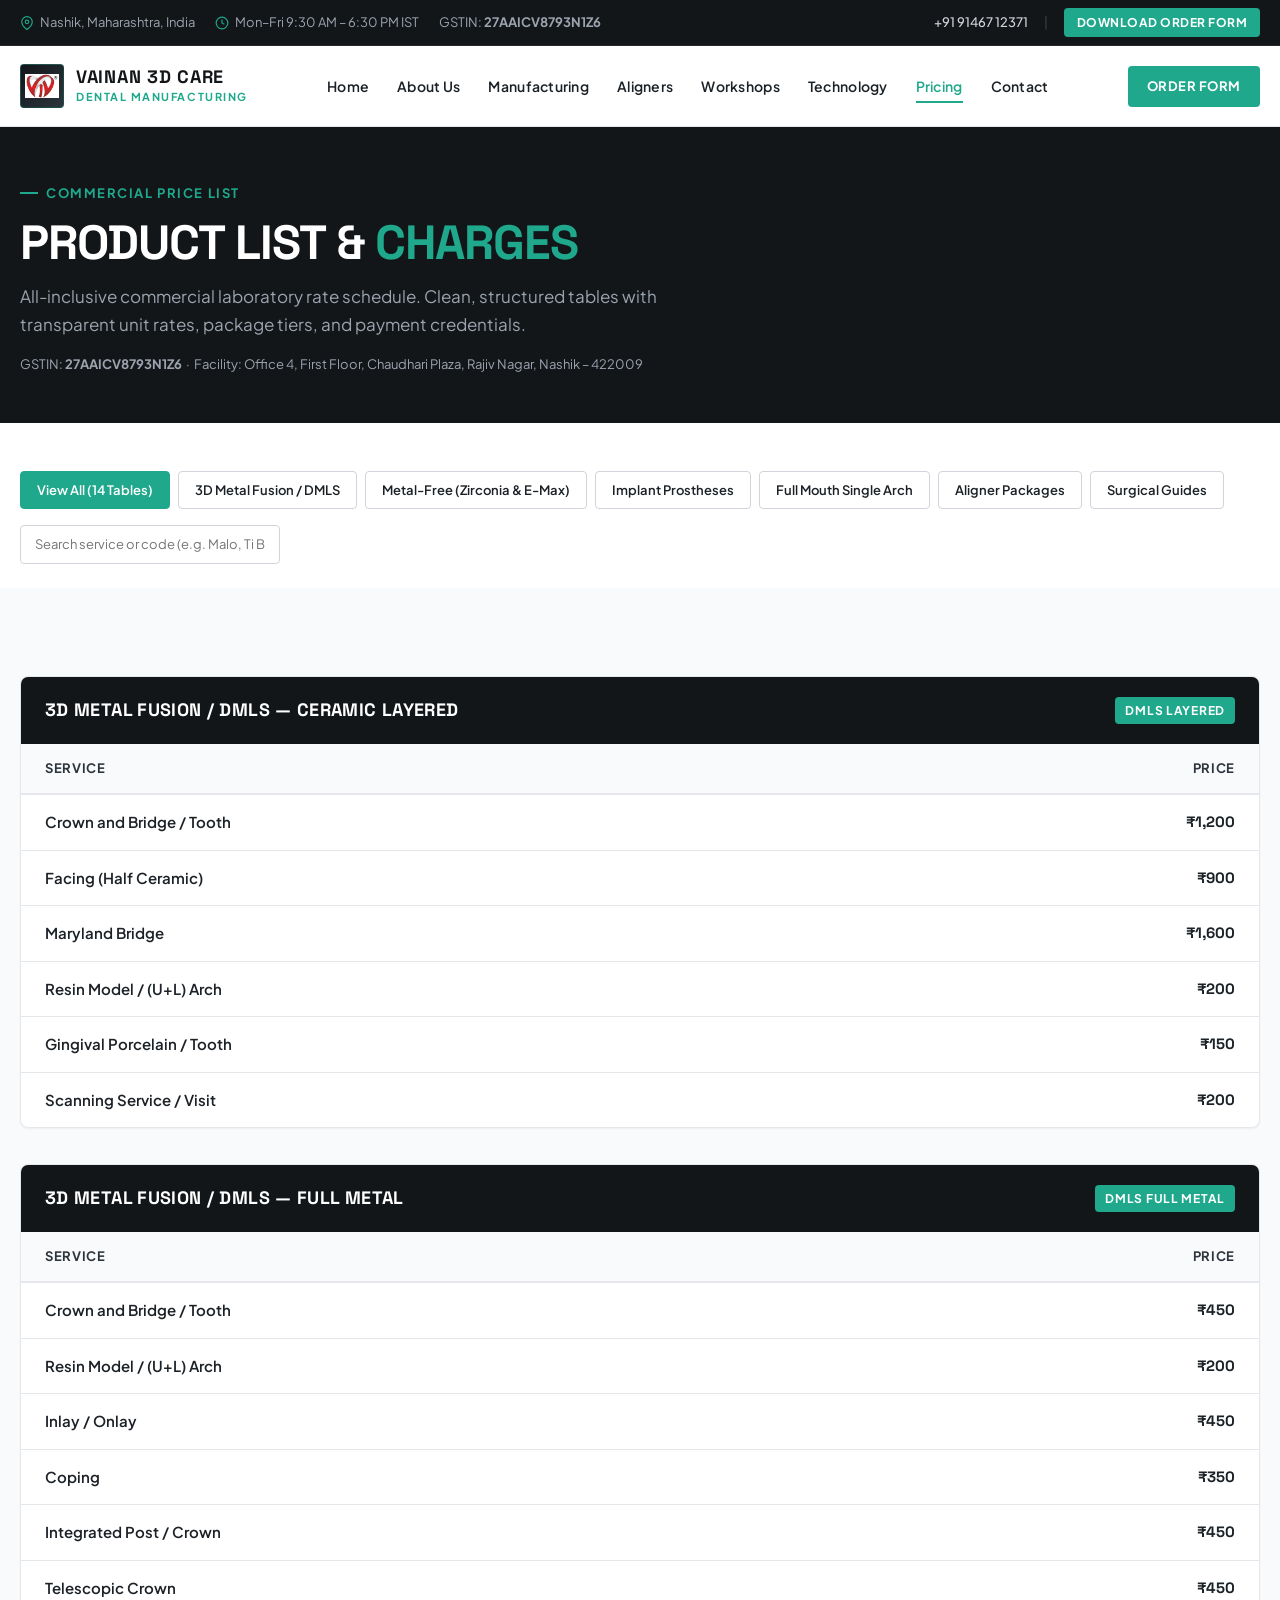
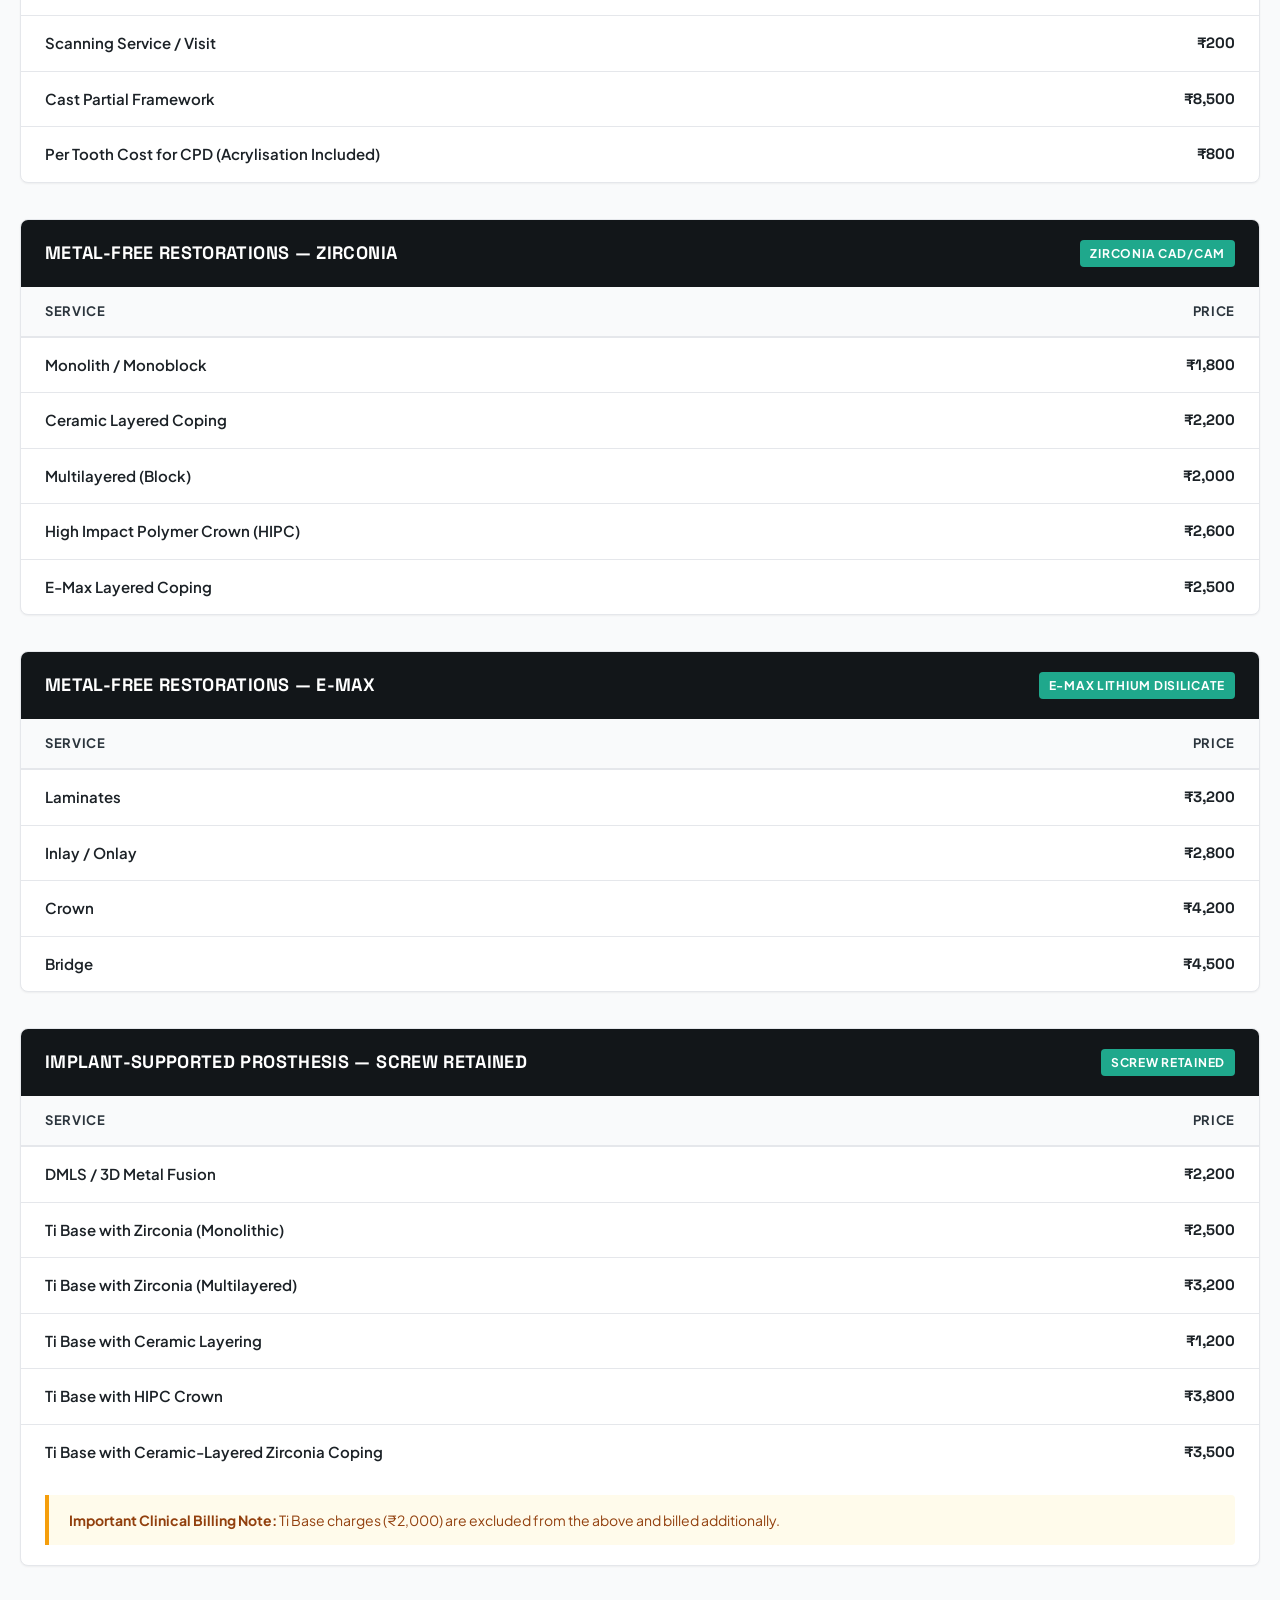
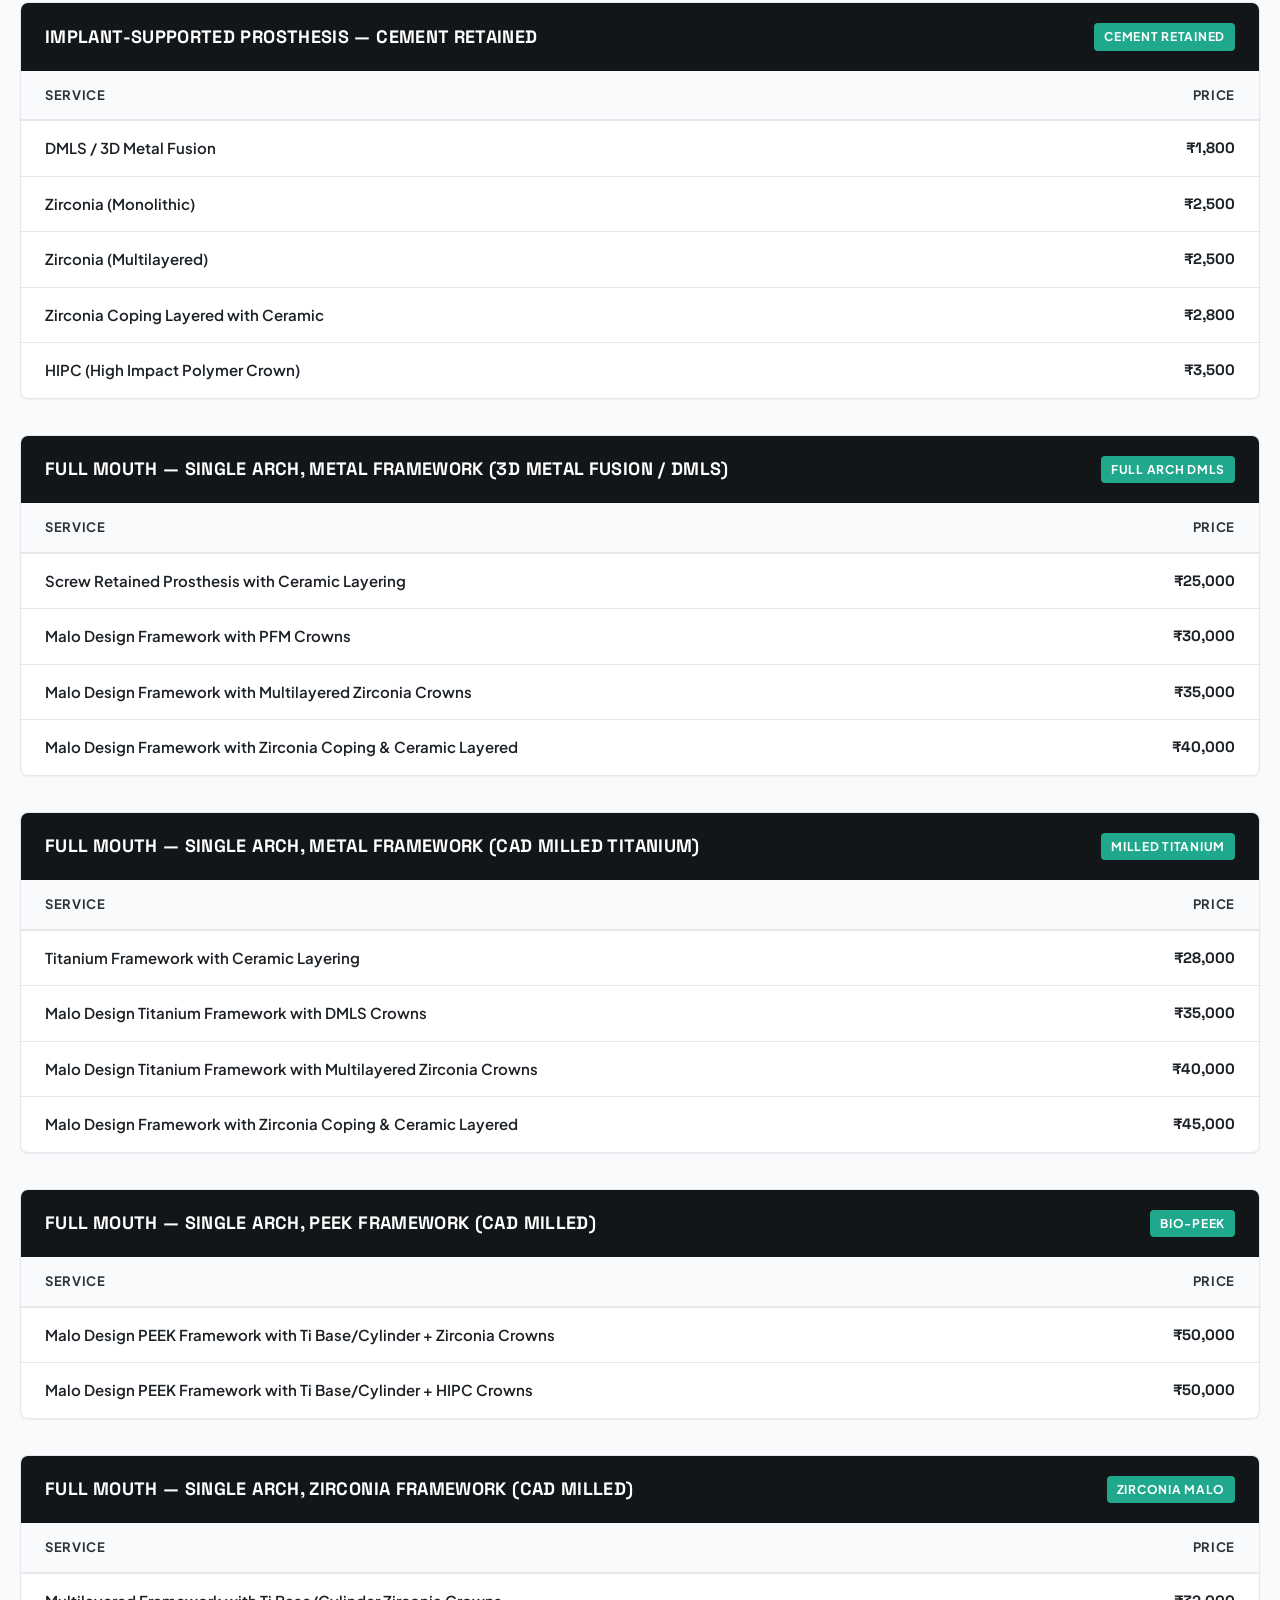
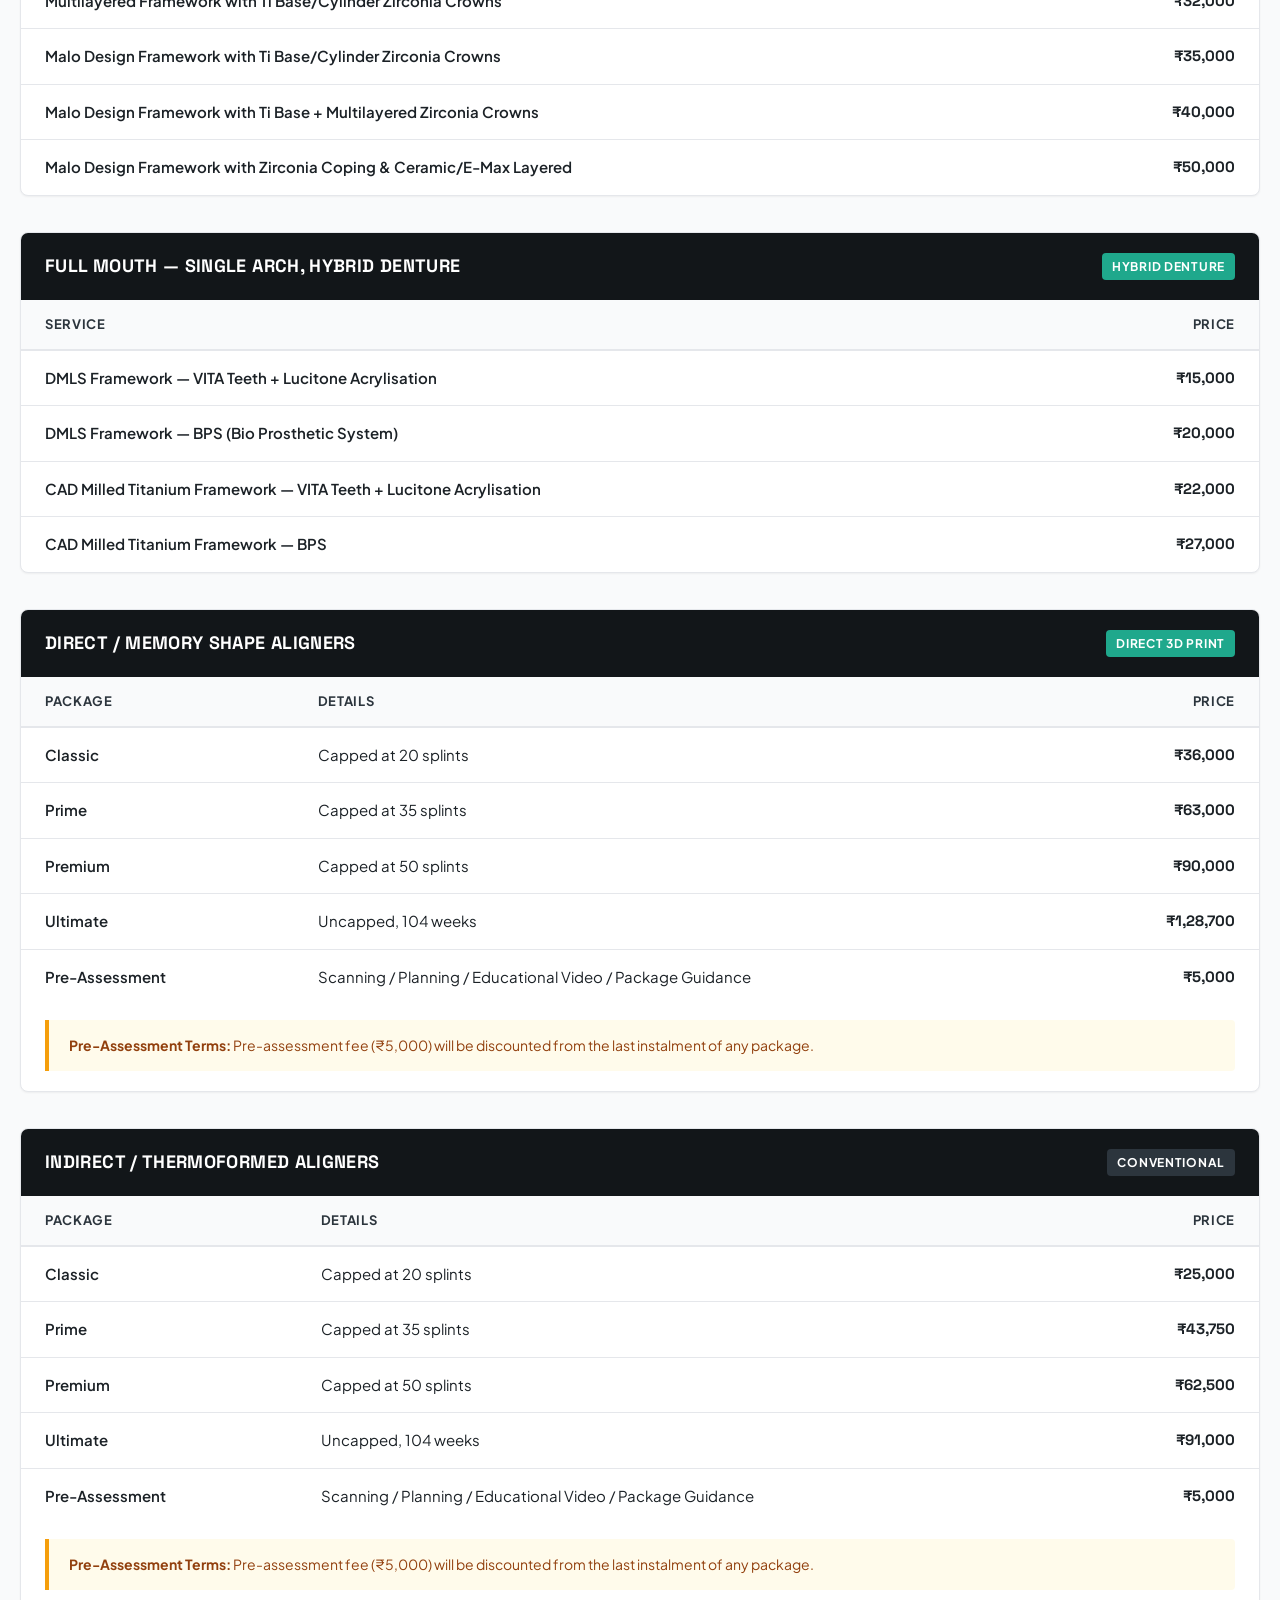
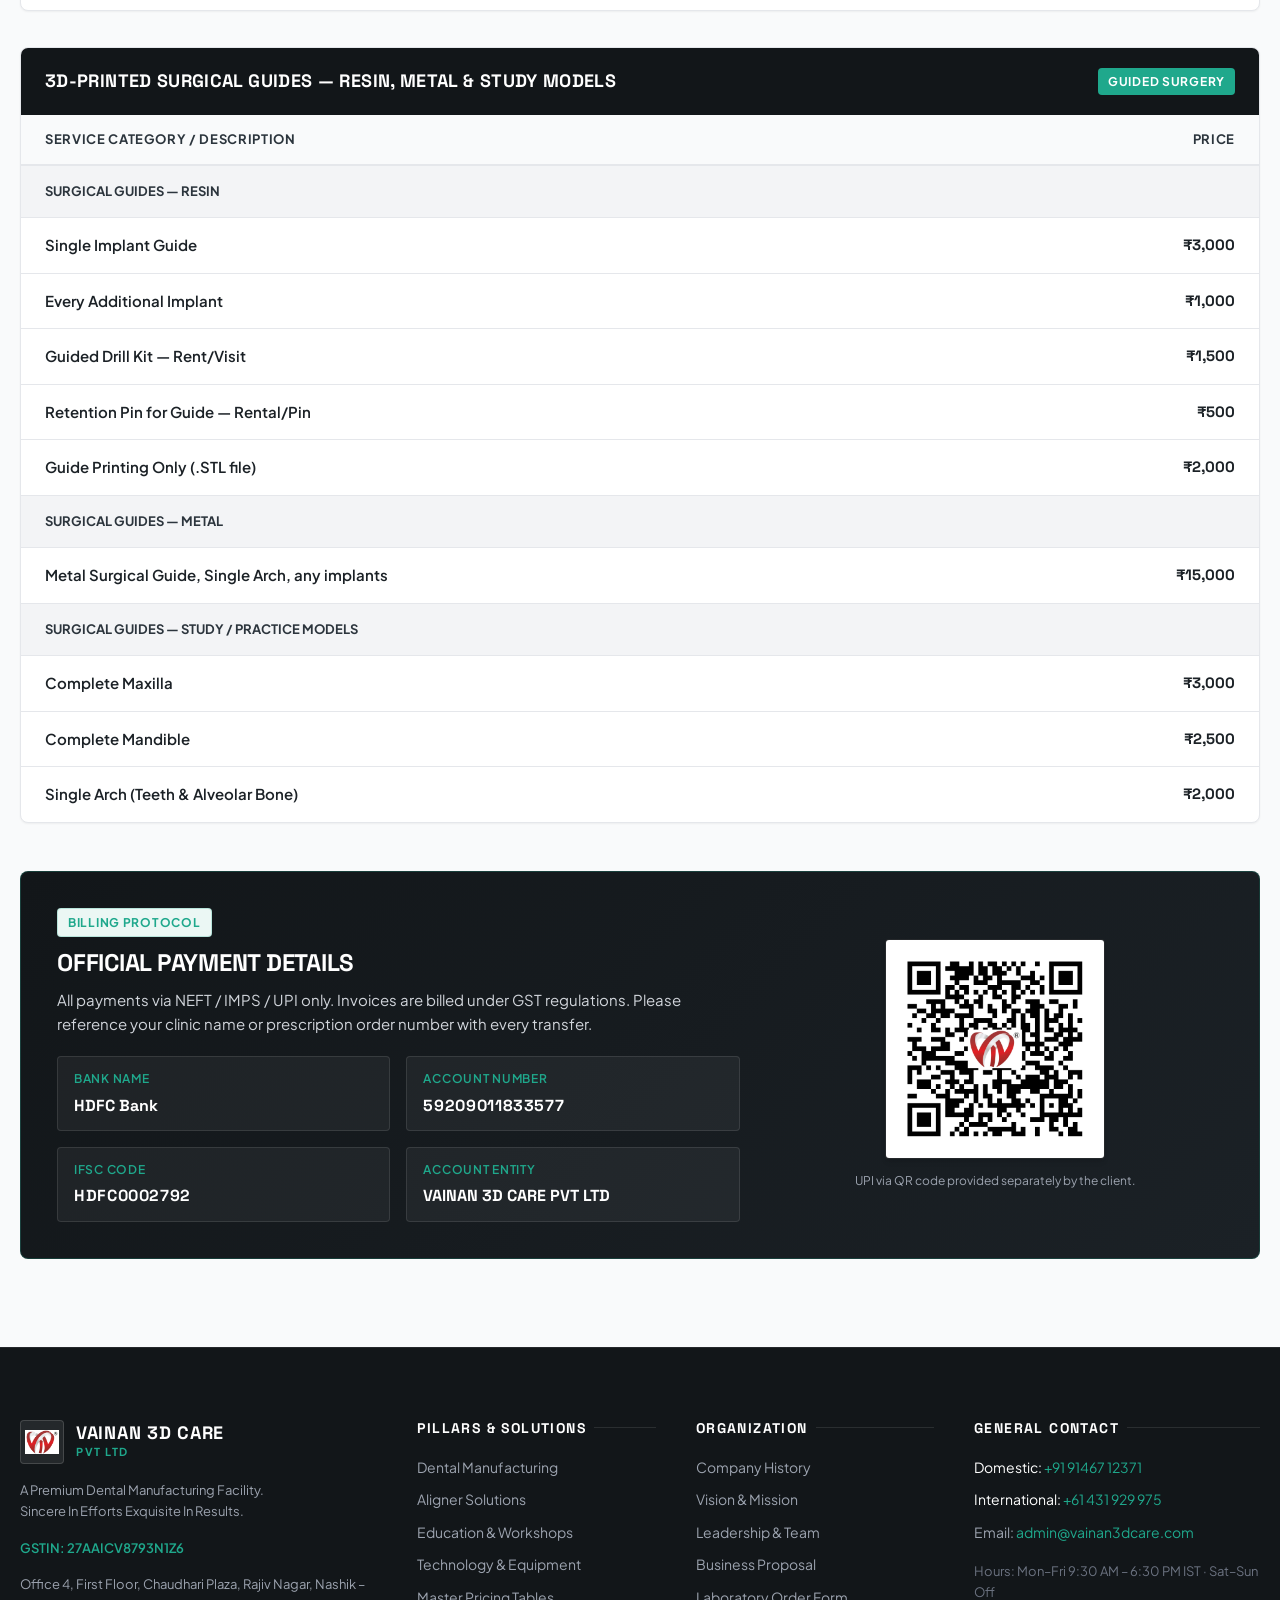
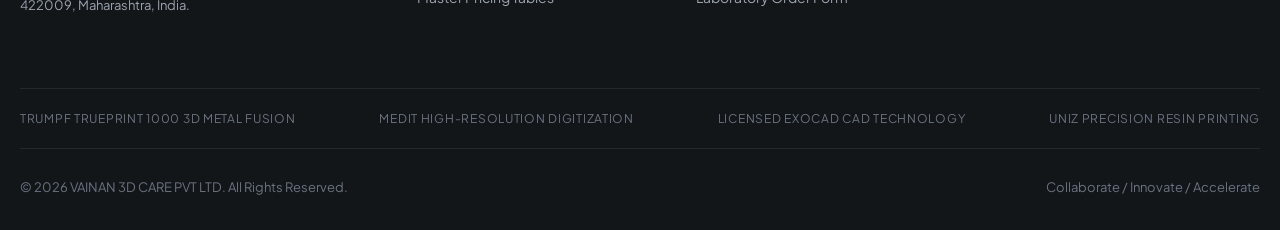
<file: pricing.html>
<!DOCTYPE html>
<html lang="en">
<head>
  <meta charset="UTF-8">
  <meta name="viewport" content="width=device-width, initial-scale=1.0">
  <title>Master Rate List & Charges | VAINAN 3D CARE PVT LTD</title>
  <meta name="description" content="All-inclusive master rate list for VAINAN 3D CARE PVT LTD: 3D Metal Fusion, Zirconia, E-Max, Implant Prostheses, Full Mouth Frameworks, Aligners, and Surgical Guides.">
  <link rel="stylesheet" href="css/style.css">
</head>
<body>

  <!-- Top Utility Bar -->
  <div class="top-bar">
    <div class="container top-bar-inner">
      <div class="top-bar-info">
        <div class="top-bar-item">
          <svg width="14" height="14" viewBox="0 0 24 24" fill="none" stroke="currentColor" stroke-width="2"><path d="M21 10c0 7-9 13-9 13s-9-6-9-13a9 9 0 0 1 18 0z"></path><circle cx="12" cy="10" r="3"></circle></svg>
          <span>Nashik, Maharashtra, India</span>
        </div>
        <div class="top-bar-item">
          <svg width="14" height="14" viewBox="0 0 24 24" fill="none" stroke="currentColor" stroke-width="2"><circle cx="12" cy="12" r="10"></circle><polyline points="12 6 12 12 16 14"></polyline></svg>
          <span>Mon–Fri 9:30 AM – 6:30 PM IST</span>
        </div>
        <div class="top-bar-item">
          <span>GSTIN: <strong>27AAICV8793N1Z6</strong></span>
        </div>
      </div>
      <div class="top-bar-actions">
        <!-- CONFIRM WITH CLIENT: Contact phone numbers: older live site listed 7719824626 / 9146712371 as primary; newer material lists a 4-department split plus 91467 12371 / +61 431 929 975 as general contact. Confirm the department table is the one to publish. -->
        <a href="tel:+919146712371" class="top-bar-link">+91 91467 12371</a>
        <span style="color: rgba(255,255,255,0.2);">|</span>
        <a href="contact.html#order-form" class="btn btn-primary" style="padding: 4px 12px; font-size: 0.75rem;">Download Order Form</a>
      </div>
    </div>
  </div>

  <!-- Main Sticky Header -->
  <header class="site-header">
    <div class="container site-header-inner">
      <a href="index.html" class="brand-logo" aria-label="Vainan 3D Care Home">
        <div class="brand-symbol">
          <img decoding="async" src="Asset/Vainan3DCareAligners(BoxCover)/4.webp" alt="VAINAN 3D CARE Logo" class="brand-emblem-img">
        </div>
        <div class="brand-text">
          <span class="brand-name">VAINAN 3D CARE</span>
          <span class="brand-sub">Dental Manufacturing</span>
        </div>
      </a>

      <nav class="nav-desktop">
        <a href="index.html" class="nav-link">Home</a>
        <a href="about.html" class="nav-link">About Us</a>
        <a href="manufacturing.html" class="nav-link">Manufacturing</a>
        <a href="aligners.html" class="nav-link">Aligners</a>
        <a href="workshops.html" class="nav-link">Workshops</a>
        <a href="technology.html" class="nav-link">Technology</a>
        <a href="pricing.html" class="nav-link active">Pricing</a>
        <a href="contact.html" class="nav-link">Contact</a>
      </nav>

      <div class="nav-actions">
        <a href="contact.html#order-form" class="btn btn-primary" style="padding: 9px 18px; font-size: 0.8125rem;">Order Form</a>
        <button class="mobile-menu-btn" id="mobileMenuBtn" aria-label="Open navigation menu">
          <svg width="24" height="24" viewBox="0 0 24 24" fill="none" stroke="currentColor" stroke-width="2"><line x1="3" y1="12" x2="21" y2="12"></line><line x1="3" y1="6" x2="21" y2="6"></line><line x1="3" y1="18" x2="21" y2="18"></line></svg>
        </button>
      </div>
    </div>
  </header>

  <!-- Mobile Drawer & Overlay -->
  <div class="mobile-nav-overlay" id="mobileOverlay"></div>
  <div class="mobile-nav-drawer" id="mobileDrawer">
    <div>
      <div style="display: flex; justify-content: space-between; align-items: center; margin-bottom: 24px;">
        <div class="brand-text">
          <span class="brand-name" style="color: #fff;">VAINAN 3D CARE</span>
          <span class="brand-sub">Pvt Ltd</span>
        </div>
        <button class="mobile-nav-close" id="mobileCloseBtn" aria-label="Close menu">&times;</button>
      </div>
      <nav class="mobile-nav-links">
        <a href="index.html">Home</a>
        <a href="about.html">About Us</a>
        <a href="manufacturing.html">Dental Manufacturing</a>
        <a href="aligners.html">Aligner Solutions</a>
        <a href="workshops.html">Education & Workshops</a>
        <a href="technology.html">Technology & Equipment</a>
        <a href="pricing.html" class="active">Pricing & Charges</a>
        <a href="contact.html">Contact Us</a>
      </nav>
    </div>
    <div>
      <a href="contact.html#order-form" class="btn btn-primary" style="width: 100%; margin-bottom: 12px;">Order Form</a>
      <p style="font-size: 0.75rem; color: var(--gray-400); text-align: center;">GSTIN: 27AAICV8793N1Z6</p>
    </div>
  </div>

  <!-- Page Header -->
  <section class="section-sm bg-charcoal">
    <div class="container">
      <span class="section-tagline">Commercial Price List</span>
      <h1 class="heading-two-tone heading-two-tone-light">
        PRODUCT LIST & <span class="accent">CHARGES</span>
      </h1>
      <p class="section-subtitle">
        All-inclusive commercial laboratory rate schedule. Clean, structured tables with transparent unit rates, package tiers, and payment credentials.
      </p>
      <div style="margin-top: 16px; font-size: 0.8125rem; color: var(--gray-400);">
        <span>GSTIN: <strong>27AAICV8793N1Z6</strong></span> &nbsp;·&nbsp;
        <span>Facility: Office 4, First Floor, Chaudhari Plaza, Rajiv Nagar, Nashik – 422009</span>
      </div>
    </div>
  </section>

  <!-- Interactive Search & Category Filter Navigation -->
  <section class="section-sm bg-white" style="padding-bottom: 0;">
    <div class="container">
      <div style="display: flex; justify-content: space-between; align-items: center; flex-wrap: wrap; gap: 16px; margin-bottom: 24px;">
        <!-- Category Filter Tabs -->
        <div class="table-category-nav" style="margin-bottom: 0; border-bottom: none; padding-bottom: 0;">
          <button class="category-tab-btn active" data-category="all">View All (14 Tables)</button>
          <button class="category-tab-btn" data-category="dmls">3D Metal Fusion / DMLS</button>
          <button class="category-tab-btn" data-category="metal-free">Metal-Free (Zirconia & E-Max)</button>
          <button class="category-tab-btn" data-category="implants">Implant Prostheses</button>
          <button class="category-tab-btn" data-category="full-mouth">Full Mouth Single Arch</button>
          <button class="category-tab-btn" data-category="aligners">Aligner Packages</button>
          <button class="category-tab-btn" data-category="guides">Surgical Guides</button>
        </div>

        <!-- Quick Search -->
        <div style="min-width: 260px;">
          <input type="text" id="priceSearchInput" class="form-control" placeholder="Search service or code (e.g. Malo, Ti Base, Zirconia)..." style="font-size: 0.8125rem; padding: 8px 14px;">
        </div>
      </div>
    </div>
  </section>

  <!-- Main Pricing Tables (Section 8 Clean Structured Text) -->
  <section class="section bg-light" id="tables-container">
    <div class="container">

      <!-- Table 1: 3D Metal Fusion / DMLS — Ceramic Layered -->
      <div class="pricing-table-card" data-category="dmls" id="dmls">
        <div class="pricing-table-header">
          <h2 class="pricing-table-title">3D Metal Fusion / DMLS — Ceramic Layered</h2>
          <span class="pricing-table-badge">DMLS Layered</span>
        </div>
        <div class="table-responsive">
          <table class="pricing-table">
            <thead>
              <tr>
                <th>Service</th>
                <th style="text-align: right;">Price</th>
              </tr>
            </thead>
            <tbody>
              <tr>
                <td class="col-service">Crown and Bridge / Tooth</td>
                <td class="col-price">₹1,200</td>
              </tr>
              <tr>
                <td class="col-service">Facing (Half Ceramic)</td>
                <td class="col-price">₹900</td>
              </tr>
              <tr>
                <td class="col-service">Maryland Bridge</td>
                <td class="col-price">₹1,600</td>
              </tr>
              <tr>
                <td class="col-service">Resin Model / (U+L) Arch</td>
                <td class="col-price">₹200</td>
              </tr>
              <tr>
                <td class="col-service">Gingival Porcelain / Tooth</td>
                <td class="col-price">₹150</td>
              </tr>
              <tr>
                <td class="col-service">Scanning Service / Visit</td>
                <td class="col-price">₹200</td>
              </tr>
            </tbody>
          </table>
        </div>
      </div>

      <!-- Table 2: 3D Metal Fusion / DMLS — Full Metal -->
      <div class="pricing-table-card" data-category="dmls">
        <div class="pricing-table-header">
          <h2 class="pricing-table-title">3D Metal Fusion / DMLS — Full Metal</h2>
          <span class="pricing-table-badge">DMLS Full Metal</span>
        </div>
        <div class="table-responsive">
          <table class="pricing-table">
            <thead>
              <tr>
                <th>Service</th>
                <th style="text-align: right;">Price</th>
              </tr>
            </thead>
            <tbody>
              <tr>
                <td class="col-service">Crown and Bridge / Tooth</td>
                <td class="col-price">₹450</td>
              </tr>
              <tr>
                <td class="col-service">Resin Model / (U+L) Arch</td>
                <td class="col-price">₹200</td>
              </tr>
              <tr>
                <td class="col-service">Inlay / Onlay</td>
                <td class="col-price">₹450</td>
              </tr>
              <tr>
                <td class="col-service">Coping</td>
                <td class="col-price">₹350</td>
              </tr>
              <tr>
                <td class="col-service">Integrated Post / Crown</td>
                <td class="col-price">₹450</td>
              </tr>
              <tr>
                <td class="col-service">Telescopic Crown</td>
                <td class="col-price">₹450</td>
              </tr>
              <tr>
                <td class="col-service">Scanning Service / Visit</td>
                <td class="col-price">₹200</td>
              </tr>
              <tr>
                <td class="col-service">Cast Partial Framework</td>
                <td class="col-price">₹8,500</td>
              </tr>
              <tr>
                <td class="col-service">Per Tooth Cost for CPD (Acrylisation Included)</td>
                <td class="col-price">₹800</td>
              </tr>
            </tbody>
          </table>
        </div>
      </div>

      <!-- Table 3: Metal-Free Restorations — Zirconia -->
      <div class="pricing-table-card" data-category="metal-free" id="metal-free">
        <div class="pricing-table-header">
          <h2 class="pricing-table-title">Metal-Free Restorations — Zirconia</h2>
          <span class="pricing-table-badge">Zirconia CAD/CAM</span>
        </div>
        <div class="table-responsive">
          <table class="pricing-table">
            <thead>
              <tr>
                <th>Service</th>
                <th style="text-align: right;">Price</th>
              </tr>
            </thead>
            <tbody>
              <tr>
                <td class="col-service">Monolith / Monoblock</td>
                <td class="col-price">₹1,800</td>
              </tr>
              <tr>
                <td class="col-service">Ceramic Layered Coping</td>
                <td class="col-price">₹2,200</td>
              </tr>
              <tr>
                <td class="col-service">Multilayered (Block)</td>
                <td class="col-price">₹2,000</td>
              </tr>
              <tr>
                <td class="col-service">High Impact Polymer Crown (HIPC)</td>
                <td class="col-price">₹2,600</td>
              </tr>
              <tr>
                <td class="col-service">E-Max Layered Coping</td>
                <td class="col-price">₹2,500</td>
              </tr>
            </tbody>
          </table>
        </div>
      </div>

      <!-- Table 4: Metal-Free Restorations — E-Max -->
      <div class="pricing-table-card" data-category="metal-free">
        <div class="pricing-table-header">
          <h2 class="pricing-table-title">Metal-Free Restorations — E-Max</h2>
          <span class="pricing-table-badge">E-Max Lithium Disilicate</span>
        </div>
        <div class="table-responsive">
          <table class="pricing-table">
            <thead>
              <tr>
                <th>Service</th>
                <th style="text-align: right;">Price</th>
              </tr>
            </thead>
            <tbody>
              <tr>
                <td class="col-service">Laminates</td>
                <td class="col-price">₹3,200</td>
              </tr>
              <tr>
                <td class="col-service">Inlay / Onlay</td>
                <td class="col-price">₹2,800</td>
              </tr>
              <tr>
                <td class="col-service">Crown</td>
                <td class="col-price">₹4,200</td>
              </tr>
              <tr>
                <td class="col-service">Bridge</td>
                <td class="col-price">₹4,500</td>
              </tr>
            </tbody>
          </table>
        </div>
      </div>

      <!-- Table 5: Implant-Supported Prosthesis — Screw Retained -->
      <div class="pricing-table-card" data-category="implants" id="implants">
        <div class="pricing-table-header">
          <h2 class="pricing-table-title">Implant-Supported Prosthesis — Screw Retained</h2>
          <span class="pricing-table-badge">Screw Retained</span>
        </div>
        <div class="table-responsive">
          <table class="pricing-table">
            <thead>
              <tr>
                <th>Service</th>
                <th style="text-align: right;">Price</th>
              </tr>
            </thead>
            <tbody>
              <tr>
                <td class="col-service">DMLS / 3D Metal Fusion</td>
                <td class="col-price">₹2,200</td>
              </tr>
              <tr>
                <td class="col-service">Ti Base with Zirconia (Monolithic)</td>
                <td class="col-price">₹2,500</td>
              </tr>
              <tr>
                <td class="col-service">Ti Base with Zirconia (Multilayered)</td>
                <td class="col-price">₹3,200</td>
              </tr>
              <tr>
                <td class="col-service">Ti Base with Ceramic Layering</td>
                <td class="col-price">₹1,200</td>
              </tr>
              <tr>
                <td class="col-service">Ti Base with HIPC Crown</td>
                <td class="col-price">₹3,800</td>
              </tr>
              <tr>
                <td class="col-service">Ti Base with Ceramic-Layered Zirconia Coping</td>
                <td class="col-price">₹3,500</td>
              </tr>
            </tbody>
          </table>
        </div>
        <div class="table-note-box">
          <strong>Important Clinical Billing Note:</strong> Ti Base charges (₹2,000) are excluded from the above and billed additionally.
        </div>
      </div>

      <!-- Table 6: Implant-Supported Prosthesis — Cement Retained -->
      <div class="pricing-table-card" data-category="implants">
        <div class="pricing-table-header">
          <h2 class="pricing-table-title">Implant-Supported Prosthesis — Cement Retained</h2>
          <span class="pricing-table-badge">Cement Retained</span>
        </div>
        <div class="table-responsive">
          <table class="pricing-table">
            <thead>
              <tr>
                <th>Service</th>
                <th style="text-align: right;">Price</th>
              </tr>
            </thead>
            <tbody>
              <tr>
                <td class="col-service">DMLS / 3D Metal Fusion</td>
                <td class="col-price">₹1,800</td>
              </tr>
              <tr>
                <td class="col-service">Zirconia (Monolithic)</td>
                <td class="col-price">₹2,500</td>
              </tr>
              <tr>
                <td class="col-service">Zirconia (Multilayered)</td>
                <td class="col-price">₹2,500</td>
              </tr>
              <tr>
                <td class="col-service">Zirconia Coping Layered with Ceramic</td>
                <td class="col-price">₹2,800</td>
              </tr>
              <tr>
                <td class="col-service">HIPC (High Impact Polymer Crown)</td>
                <td class="col-price">₹3,500</td>
              </tr>
            </tbody>
          </table>
        </div>
      </div>

      <!-- Table 7: Full Mouth — Single Arch, Metal Framework (3D Metal Fusion / DMLS) -->
      <div class="pricing-table-card" data-category="full-mouth" id="full-mouth">
        <div class="pricing-table-header">
          <h2 class="pricing-table-title">Full Mouth — Single Arch, Metal Framework (3D Metal Fusion / DMLS)</h2>
          <span class="pricing-table-badge">Full Arch DMLS</span>
        </div>
        <div class="table-responsive">
          <table class="pricing-table">
            <thead>
              <tr>
                <th>Service</th>
                <th style="text-align: right;">Price</th>
              </tr>
            </thead>
            <tbody>
              <tr>
                <td class="col-service">Screw Retained Prosthesis with Ceramic Layering</td>
                <td class="col-price">₹25,000</td>
              </tr>
              <tr>
                <td class="col-service">Malo Design Framework with PFM Crowns</td>
                <td class="col-price">₹30,000</td>
              </tr>
              <tr>
                <td class="col-service">Malo Design Framework with Multilayered Zirconia Crowns</td>
                <td class="col-price">₹35,000</td>
              </tr>
              <tr>
                <td class="col-service">Malo Design Framework with Zirconia Coping & Ceramic Layered</td>
                <td class="col-price">₹40,000</td>
              </tr>
            </tbody>
          </table>
        </div>
      </div>

      <!-- Table 8: Full Mouth — Single Arch, Metal Framework (CAD Milled Titanium) -->
      <div class="pricing-table-card" data-category="full-mouth">
        <div class="pricing-table-header">
          <h2 class="pricing-table-title">Full Mouth — Single Arch, Metal Framework (CAD Milled Titanium)</h2>
          <span class="pricing-table-badge">Milled Titanium</span>
        </div>
        <div class="table-responsive">
          <table class="pricing-table">
            <thead>
              <tr>
                <th>Service</th>
                <th style="text-align: right;">Price</th>
              </tr>
            </thead>
            <tbody>
              <tr>
                <td class="col-service">Titanium Framework with Ceramic Layering</td>
                <td class="col-price">₹28,000</td>
              </tr>
              <tr>
                <td class="col-service">Malo Design Titanium Framework with DMLS Crowns</td>
                <td class="col-price">₹35,000</td>
              </tr>
              <tr>
                <td class="col-service">Malo Design Titanium Framework with Multilayered Zirconia Crowns</td>
                <td class="col-price">₹40,000</td>
              </tr>
              <tr>
                <td class="col-service">Malo Design Framework with Zirconia Coping & Ceramic Layered</td>
                <td class="col-price">₹45,000</td>
              </tr>
            </tbody>
          </table>
        </div>
      </div>

      <!-- Table 9: Full Mouth — Single Arch, PEEK Framework (CAD Milled) -->
      <div class="pricing-table-card" data-category="full-mouth">
        <div class="pricing-table-header">
          <h2 class="pricing-table-title">Full Mouth — Single Arch, PEEK Framework (CAD Milled)</h2>
          <span class="pricing-table-badge">Bio-PEEK</span>
        </div>
        <div class="table-responsive">
          <table class="pricing-table">
            <thead>
              <tr>
                <th>Service</th>
                <th style="text-align: right;">Price</th>
              </tr>
            </thead>
            <tbody>
              <tr>
                <td class="col-service">Malo Design PEEK Framework with Ti Base/Cylinder + Zirconia Crowns</td>
                <td class="col-price">₹50,000</td>
              </tr>
              <tr>
                <td class="col-service">Malo Design PEEK Framework with Ti Base/Cylinder + HIPC Crowns</td>
                <td class="col-price">₹50,000</td>
              </tr>
            </tbody>
          </table>
        </div>
      </div>

      <!-- Table 10: Full Mouth — Single Arch, Zirconia Framework (CAD Milled) -->
      <div class="pricing-table-card" data-category="full-mouth">
        <div class="pricing-table-header">
          <h2 class="pricing-table-title">Full Mouth — Single Arch, Zirconia Framework (CAD Milled)</h2>
          <span class="pricing-table-badge">Zirconia Malo</span>
        </div>
        <div class="table-responsive">
          <table class="pricing-table">
            <thead>
              <tr>
                <th>Service</th>
                <th style="text-align: right;">Price</th>
              </tr>
            </thead>
            <tbody>
              <tr>
                <td class="col-service">Multilayered Framework with Ti Base/Cylinder Zirconia Crowns</td>
                <td class="col-price">₹32,000</td>
              </tr>
              <tr>
                <td class="col-service">Malo Design Framework with Ti Base/Cylinder Zirconia Crowns</td>
                <td class="col-price">₹35,000</td>
              </tr>
              <tr>
                <td class="col-service">Malo Design Framework with Ti Base + Multilayered Zirconia Crowns</td>
                <td class="col-price">₹40,000</td>
              </tr>
              <tr>
                <td class="col-service">Malo Design Framework with Zirconia Coping & Ceramic/E-Max Layered</td>
                <td class="col-price">₹50,000</td>
              </tr>
            </tbody>
          </table>
        </div>
      </div>

      <!-- Table 11: Full Mouth — Single Arch, Hybrid Denture -->
      <div class="pricing-table-card" data-category="full-mouth">
        <div class="pricing-table-header">
          <h2 class="pricing-table-title">Full Mouth — Single Arch, Hybrid Denture</h2>
          <span class="pricing-table-badge">Hybrid Denture</span>
        </div>
        <div class="table-responsive">
          <table class="pricing-table">
            <thead>
              <tr>
                <th>Service</th>
                <th style="text-align: right;">Price</th>
              </tr>
            </thead>
            <tbody>
              <tr>
                <td class="col-service">DMLS Framework — VITA Teeth + Lucitone Acrylisation</td>
                <td class="col-price">₹15,000</td>
              </tr>
              <tr>
                <td class="col-service">DMLS Framework — BPS (Bio Prosthetic System)</td>
                <td class="col-price">₹20,000</td>
              </tr>
              <tr>
                <td class="col-service">CAD Milled Titanium Framework — VITA Teeth + Lucitone Acrylisation</td>
                <td class="col-price">₹22,000</td>
              </tr>
              <tr>
                <td class="col-service">CAD Milled Titanium Framework — BPS</td>
                <td class="col-price">₹27,000</td>
              </tr>
            </tbody>
          </table>
        </div>
      </div>

      <!-- Table 12: Direct / Memory Shape Aligners -->
      <div class="pricing-table-card" data-category="aligners" id="direct-aligners">
        <div class="pricing-table-header">
          <h2 class="pricing-table-title">Direct / Memory Shape Aligners</h2>
          <span class="pricing-table-badge">Direct 3D Print</span>
        </div>
        <div class="table-responsive">
          <table class="pricing-table">
            <thead>
              <tr>
                <th>Package</th>
                <th>Details</th>
                <th style="text-align: right;">Price</th>
              </tr>
            </thead>
            <tbody>
              <tr>
                <td class="col-service">Classic</td>
                <td class="col-details">Capped at 20 splints</td>
                <td class="col-price">₹36,000</td>
              </tr>
              <tr>
                <td class="col-service">Prime</td>
                <td class="col-details">Capped at 35 splints</td>
                <td class="col-price">₹63,000</td>
              </tr>
              <tr>
                <td class="col-service">Premium</td>
                <td class="col-details">Capped at 50 splints</td>
                <td class="col-price">₹90,000</td>
              </tr>
              <tr>
                <td class="col-service">Ultimate</td>
                <td class="col-details">Uncapped, 104 weeks</td>
                <td class="col-price">₹1,28,700</td>
              </tr>
              <tr>
                <td class="col-service">Pre-Assessment</td>
                <td class="col-details">Scanning / Planning / Educational Video / Package Guidance</td>
                <td class="col-price">₹5,000</td>
              </tr>
            </tbody>
          </table>
        </div>
        <div class="table-note-box">
          <!-- CONFIRM WITH CLIENT: Pre-assessment wording: 'discounted from last instalment' vs 'exempted from last instalment' — not necessarily commercially equivalent. Using 'will be discounted from the last instalment of any package' as the working default. -->
          <strong>Pre-Assessment Terms:</strong> Pre-assessment fee (₹5,000) will be discounted from the last instalment of any package.
        </div>
      </div>

      <!-- Table 13: Indirect / Thermoformed Aligners -->
      <div class="pricing-table-card" data-category="aligners" id="indirect-aligners">
        <div class="pricing-table-header">
          <h2 class="pricing-table-title">Indirect / Thermoformed Aligners</h2>
          <span class="pricing-table-badge" style="background-color: var(--charcoal-700);">Conventional</span>
        </div>
        <div class="table-responsive">
          <table class="pricing-table">
            <thead>
              <tr>
                <th>Package</th>
                <th>Details</th>
                <th style="text-align: right;">Price</th>
              </tr>
            </thead>
            <tbody>
              <tr>
                <td class="col-service">Classic</td>
                <td class="col-details">
                  Capped at 20 splints
                  <!-- CONFIRM WITH CLIENT: Indirect Thermoformed Classic Package price: ₹25,000 (used above) vs ₹28,000 seen in one cropped/OCR source. -->
                </td>
                <td class="col-price">₹25,000</td>
              </tr>
              <tr>
                <td class="col-service">Prime</td>
                <td class="col-details">Capped at 35 splints</td>
                <td class="col-price">₹43,750</td>
              </tr>
              <tr>
                <td class="col-service">Premium</td>
                <td class="col-details">Capped at 50 splints</td>
                <td class="col-price">₹62,500</td>
              </tr>
              <tr>
                <td class="col-service">Ultimate</td>
                <td class="col-details">Uncapped, 104 weeks</td>
                <td class="col-price">₹91,000</td>
              </tr>
              <tr>
                <td class="col-service">Pre-Assessment</td>
                <td class="col-details">Scanning / Planning / Educational Video / Package Guidance</td>
                <td class="col-price">₹5,000</td>
              </tr>
            </tbody>
          </table>
        </div>
        <div class="table-note-box">
          <!-- CONFIRM WITH CLIENT: Pre-assessment wording: 'discounted from last instalment' vs 'exempted from last instalment' — not necessarily commercially equivalent. Using 'will be discounted from the last instalment of any package' as the working default. -->
          <strong>Pre-Assessment Terms:</strong> Pre-assessment fee (₹5,000) will be discounted from the last instalment of any package.
        </div>
      </div>

      <!-- Table 14: 3D-Printed Surgical Guides — Resin, Metal & Study Models -->
      <div class="pricing-table-card" data-category="guides" id="surgical-guides">
        <div class="pricing-table-header">
          <h2 class="pricing-table-title">3D-Printed Surgical Guides — Resin, Metal & Study Models</h2>
          <span class="pricing-table-badge">Guided Surgery</span>
        </div>
        <div class="table-responsive">
          <table class="pricing-table">
            <thead>
              <tr>
                <th>Service Category / Description</th>
                <th style="text-align: right;">Price</th>
              </tr>
            </thead>
            <tbody>
              <!-- Resin Guides -->
              <tr style="background-color: var(--gray-100);">
                <td colspan="2" style="font-weight: 700; font-size: 0.8125rem; text-transform: uppercase; color: var(--charcoal-700);">Surgical Guides — Resin</td>
              </tr>
              <tr>
                <td class="col-service">Single Implant Guide</td>
                <td class="col-price">₹3,000</td>
              </tr>
              <tr>
                <td class="col-service">Every Additional Implant</td>
                <td class="col-price">₹1,000</td>
              </tr>
              <tr>
                <td class="col-service">Guided Drill Kit — Rent/Visit</td>
                <td class="col-price">₹1,500</td>
              </tr>
              <tr>
                <td class="col-service">Retention Pin for Guide — Rental/Pin</td>
                <td class="col-price">₹500</td>
              </tr>
              <tr>
                <td class="col-service">Guide Printing Only (.STL file)</td>
                <td class="col-price">₹2,000</td>
              </tr>

              <!-- Metal Guides -->
              <tr style="background-color: var(--gray-100);">
                <td colspan="2" style="font-weight: 700; font-size: 0.8125rem; text-transform: uppercase; color: var(--charcoal-700);">Surgical Guides — Metal</td>
              </tr>
              <tr>
                <td class="col-service">Metal Surgical Guide, Single Arch, any implants</td>
                <td class="col-price">₹15,000</td>
              </tr>

              <!-- Study / Practice Guides -->
              <tr style="background-color: var(--gray-100);">
                <td colspan="2" style="font-weight: 700; font-size: 0.8125rem; text-transform: uppercase; color: var(--charcoal-700);">Surgical Guides — Study / Practice Models</td>
              </tr>
              <tr>
                <td class="col-service">Complete Maxilla</td>
                <td class="col-price">₹3,000</td>
              </tr>
              <tr>
                <td class="col-service">Complete Mandible</td>
                <td class="col-price">₹2,500</td>
              </tr>
              <tr>
                <td class="col-service">Single Arch (Teeth & Alveolar Bone)</td>
                <td class="col-price">₹2,000</td>
              </tr>
            </tbody>
          </table>
        </div>
      </div>

      <!-- Payment Details Box (Section 8) -->
      <div class="payment-info-box">
        <div class="payment-grid">
          <div>
            <span class="badge badge-teal" style="margin-bottom: 12px;">Billing Protocol</span>
            <h3 style="font-size: 1.5rem; font-weight: 800; color: #fff; margin-bottom: 12px;">
              OFFICIAL PAYMENT DETAILS
            </h3>
            <p style="font-size: 0.9375rem; color: var(--gray-300); line-height: 1.6; margin-bottom: 20px;">
              All payments via NEFT / IMPS / UPI only. Invoices are billed under GST regulations. Please reference your clinic name or prescription order number with every transfer.
            </p>

            <div class="payment-detail-list">
              <div class="payment-item">
                <div class="payment-label">Bank Name</div>
                <div class="payment-val">HDFC Bank</div>
              </div>
              <div class="payment-item">
                <div class="payment-label">Account Number</div>
                <!-- CONFIRM WITH CLIENT: Bank A/C number: 59209011833577 — confirm against original document; OCR quality was poor on some sources. -->
                <div class="payment-val" style="letter-spacing: 0.04em;">59209011833577</div>
              </div>
              <div class="payment-item">
                <div class="payment-label">IFSC Code</div>
                <div class="payment-val" style="letter-spacing: 0.04em;">HDFC0002792</div>
              </div>
              <div class="payment-item">
                <div class="payment-label">Account Entity</div>
                <div class="payment-val">VAINAN 3D CARE PVT LTD</div>
              </div>
            </div>
          </div>

          <div style="display: flex; flex-direction: column; align-items: center; justify-content: center; text-align: center;">
            <div class="media-frame aspect-1-1 white-bg" style="max-width: 220px; margin-bottom: 12px; border-radius: var(--radius-sm);">
              <img decoding="async" src="Asset/Vainan3dCareCreations/SmartQRCode.webp" alt="VAINAN 3D CARE Official UPI Smart QR Code" loading="lazy">
            </div>
            <span style="font-size: 0.75rem; color: var(--gray-400);">UPI via QR code provided separately by the client.</span>
          </div>
        </div>
      </div>

    </div>
  </section>

  <!-- Master Footer -->
  <footer class="site-footer">
    <div class="container">
      <div class="footer-grid">
        <div>
          <div class="brand-logo" style="margin-bottom: 16px;">
            <div class="brand-symbol" style="background: rgba(255,255,255,0.08); border-color: rgba(255,255,255,0.15);">
              <img decoding="async" src="Asset/Vainan3DCareAligners(BoxCover)/4.webp" alt="VAINAN 3D CARE Logo" class="brand-emblem-img">
            </div>
            <div class="brand-text">
              <span class="brand-name" style="color: #fff;">VAINAN 3D CARE</span>
              <span class="brand-sub">PVT LTD</span>
            </div>
          </div>
          <p class="footer-legal-text">
            A Premium Dental Manufacturing Facility.<br>
            Sincere In Efforts Exquisite In Results.
          </p>
          <p class="footer-legal-text" style="color: var(--teal-primary); font-weight: 600;">
            GSTIN: 27AAICV8793N1Z6
          </p>
          <p class="footer-legal-text">
            Office 4, First Floor, Chaudhari Plaza, Rajiv Nagar, Nashik – 422009, Maharashtra, India.
          </p>
        </div>

        <div>
          <h4 class="footer-col-title">Pillars & Solutions</h4>
          <div class="footer-links">
            <a href="manufacturing.html" class="footer-link">Dental Manufacturing</a>
            <a href="aligners.html" class="footer-link">Aligner Solutions</a>
            <a href="workshops.html" class="footer-link">Education & Workshops</a>
            <a href="technology.html" class="footer-link">Technology & Equipment</a>
            <a href="pricing.html" class="footer-link">Master Pricing Tables</a>
          </div>
        </div>

        <div>
          <h4 class="footer-col-title">Organization</h4>
          <div class="footer-links">
            <a href="about.html" class="footer-link">Company History</a>
            <a href="about.html#vision" class="footer-link">Vision & Mission</a>
            <a href="about.html#team" class="footer-link">Leadership & Team</a>
            <a href="about.html#proposal" class="footer-link">Business Proposal</a>
            <a href="contact.html#order-form" class="footer-link">Laboratory Order Form</a>
          </div>
        </div>

        <div>
          <h4 class="footer-col-title">General Contact</h4>
          <div class="footer-links">
            <span style="color: #fff; font-size: 0.875rem;">Domestic: <a href="tel:+919146712371" style="color: var(--teal-primary);">+91 91467 12371</a></span>
            <span style="color: #fff; font-size: 0.875rem;">International: <a href="tel:+61431929975" style="color: var(--teal-primary);">+61 431 929 975</a></span>
            <!-- CONFIRM WITH CLIENT: Contact email: older live site used vainan3dcare@outlook.com; new master content consistently uses admin@vainan3dcare.com. Confirm which is current. -->
            <span style="font-size: 0.875rem;">Email: <a href="mailto:admin@vainan3dcare.com" style="color: var(--teal-primary);">admin@vainan3dcare.com</a></span>
            <span style="font-size: 0.8125rem; color: var(--gray-500); margin-top: 8px;">Hours: Mon–Fri 9:30 AM – 6:30 PM IST · Sat–Sun Off</span>
          </div>
        </div>
      </div>

      <div class="footer-cert-strip">
        <span>Trumpf TruePrint 1000 3D Metal Fusion</span>
        <span>Medit High-Resolution Digitization</span>
        <span>Licensed Exocad CAD Technology</span>
        <span>UNIZ Precision Resin Printing</span>
      </div>

      <div class="footer-bottom">
        <span>&copy; 2026 VAINAN 3D CARE PVT LTD. All Rights Reserved.</span>
        <span>Collaborate / Innovate / Accelerate</span>
      </div>
    </div>
  </footer>

  <script src="js/main.js"></script>
</body>
</html>
</file>
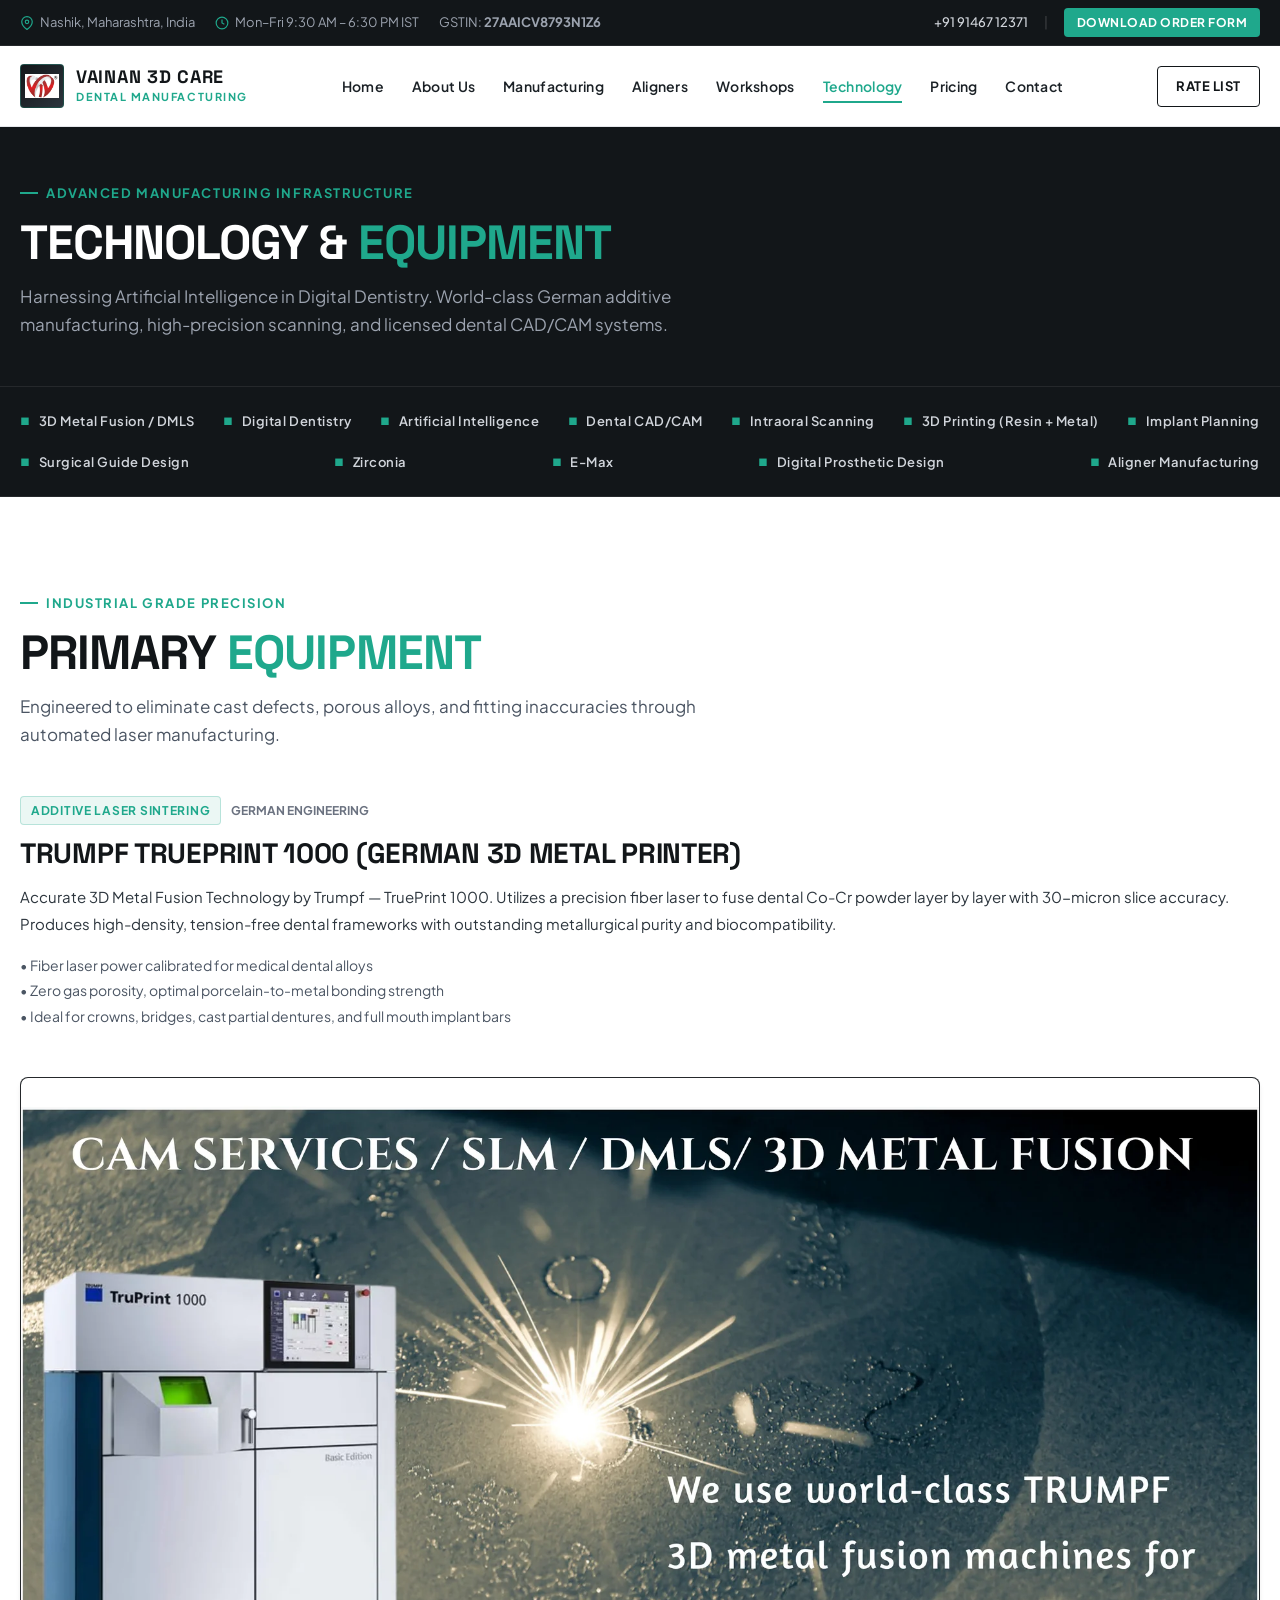
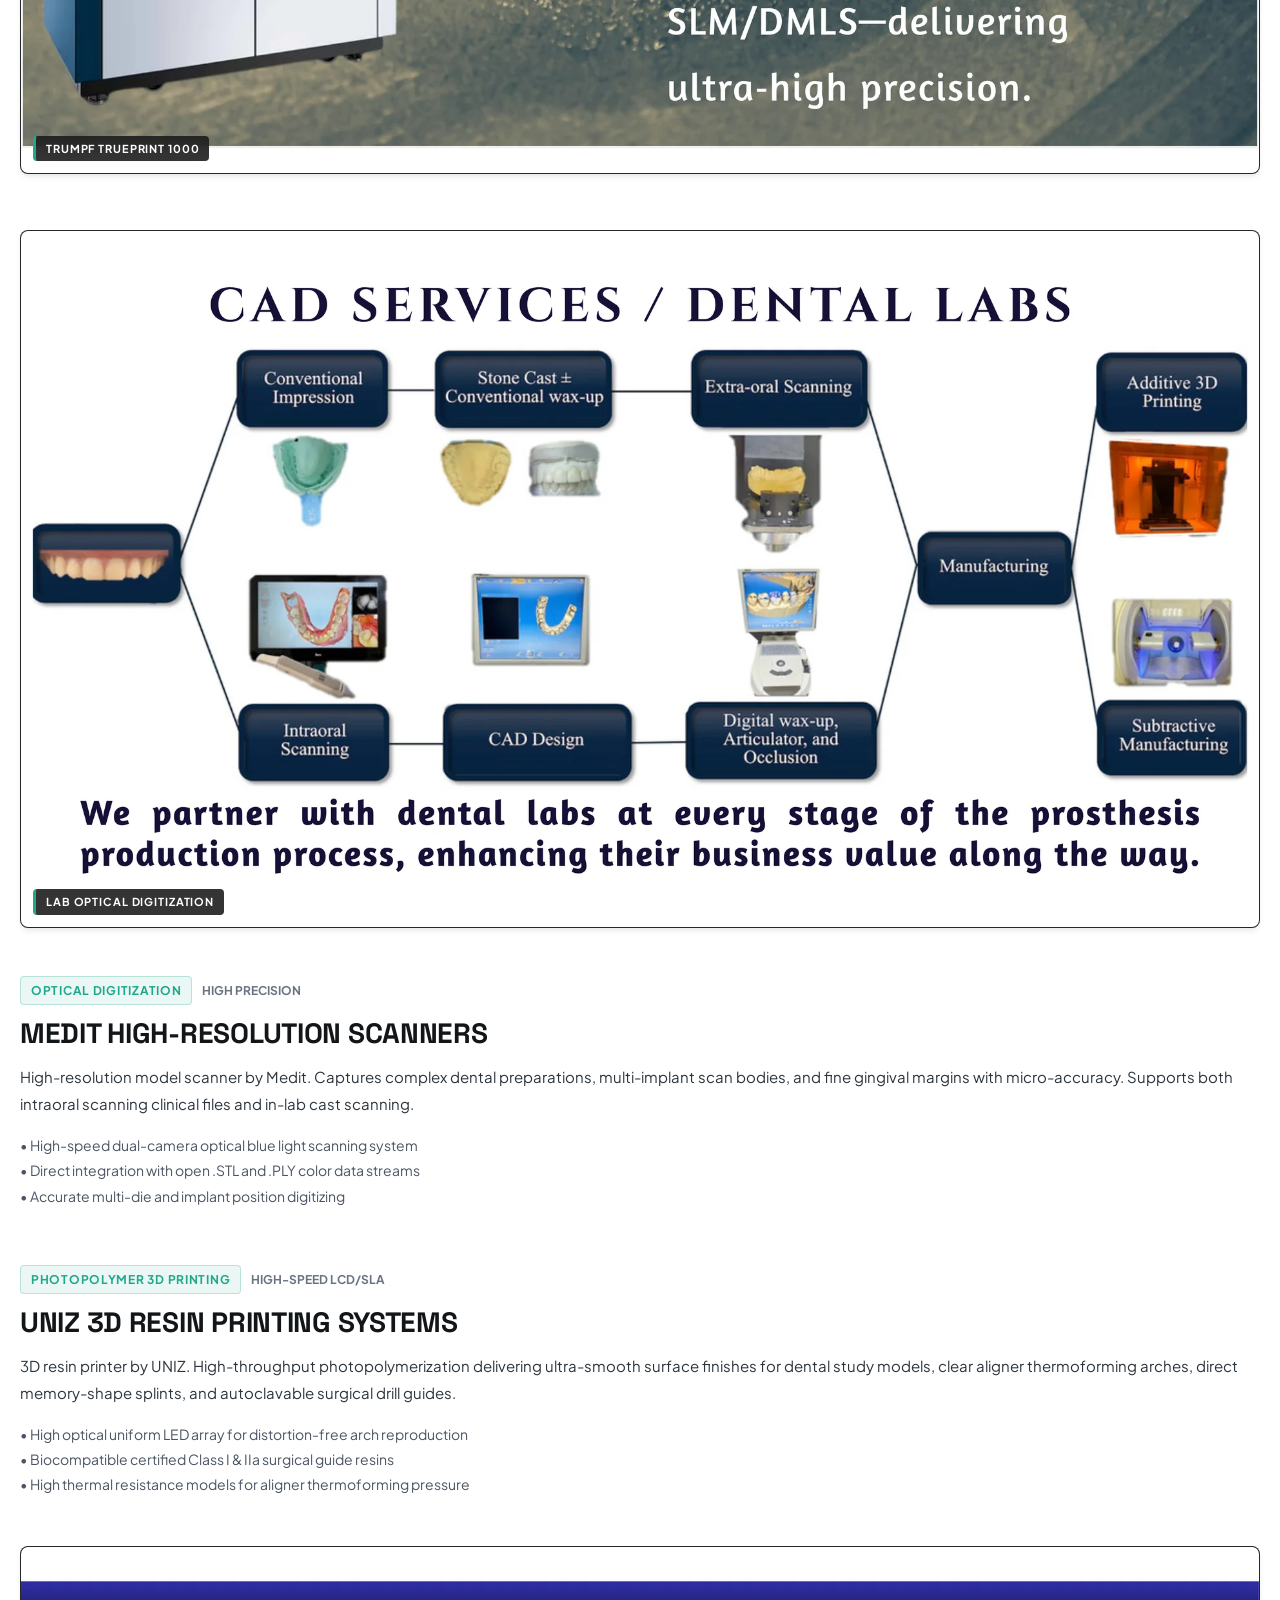
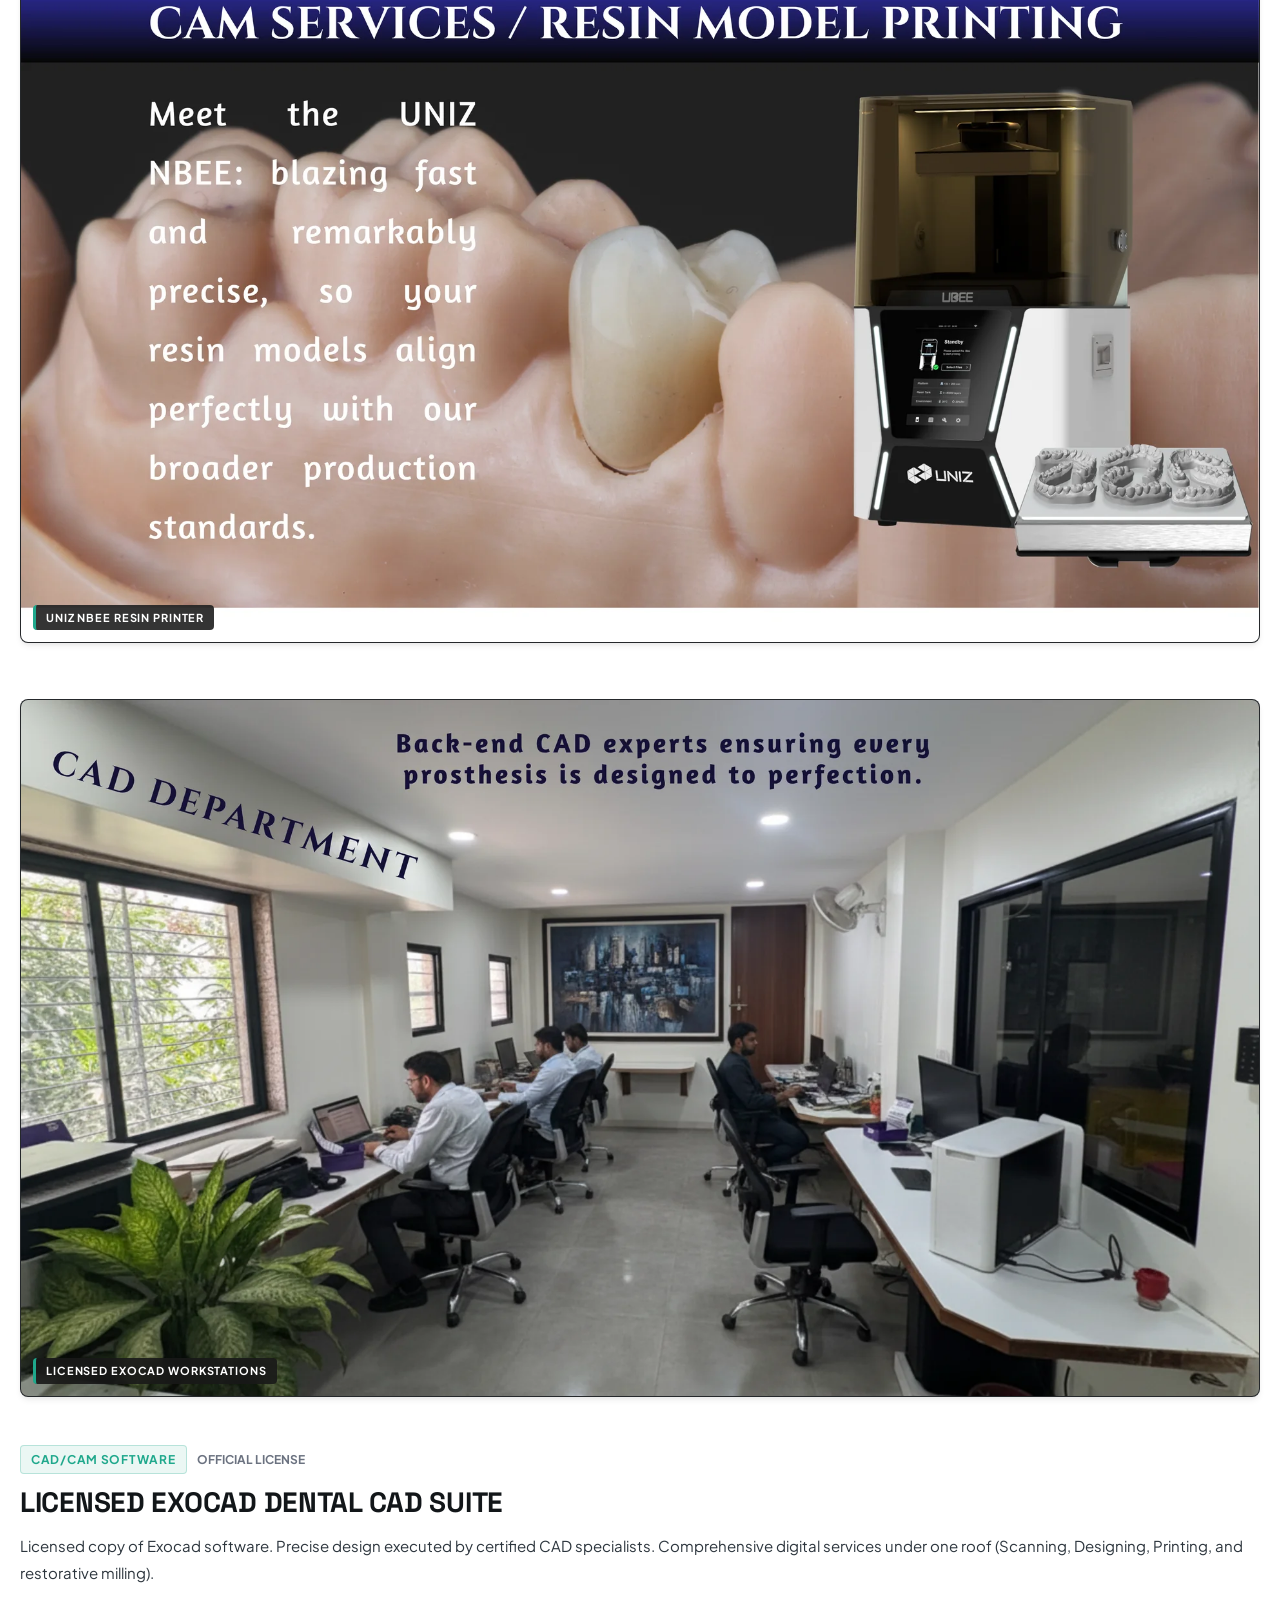
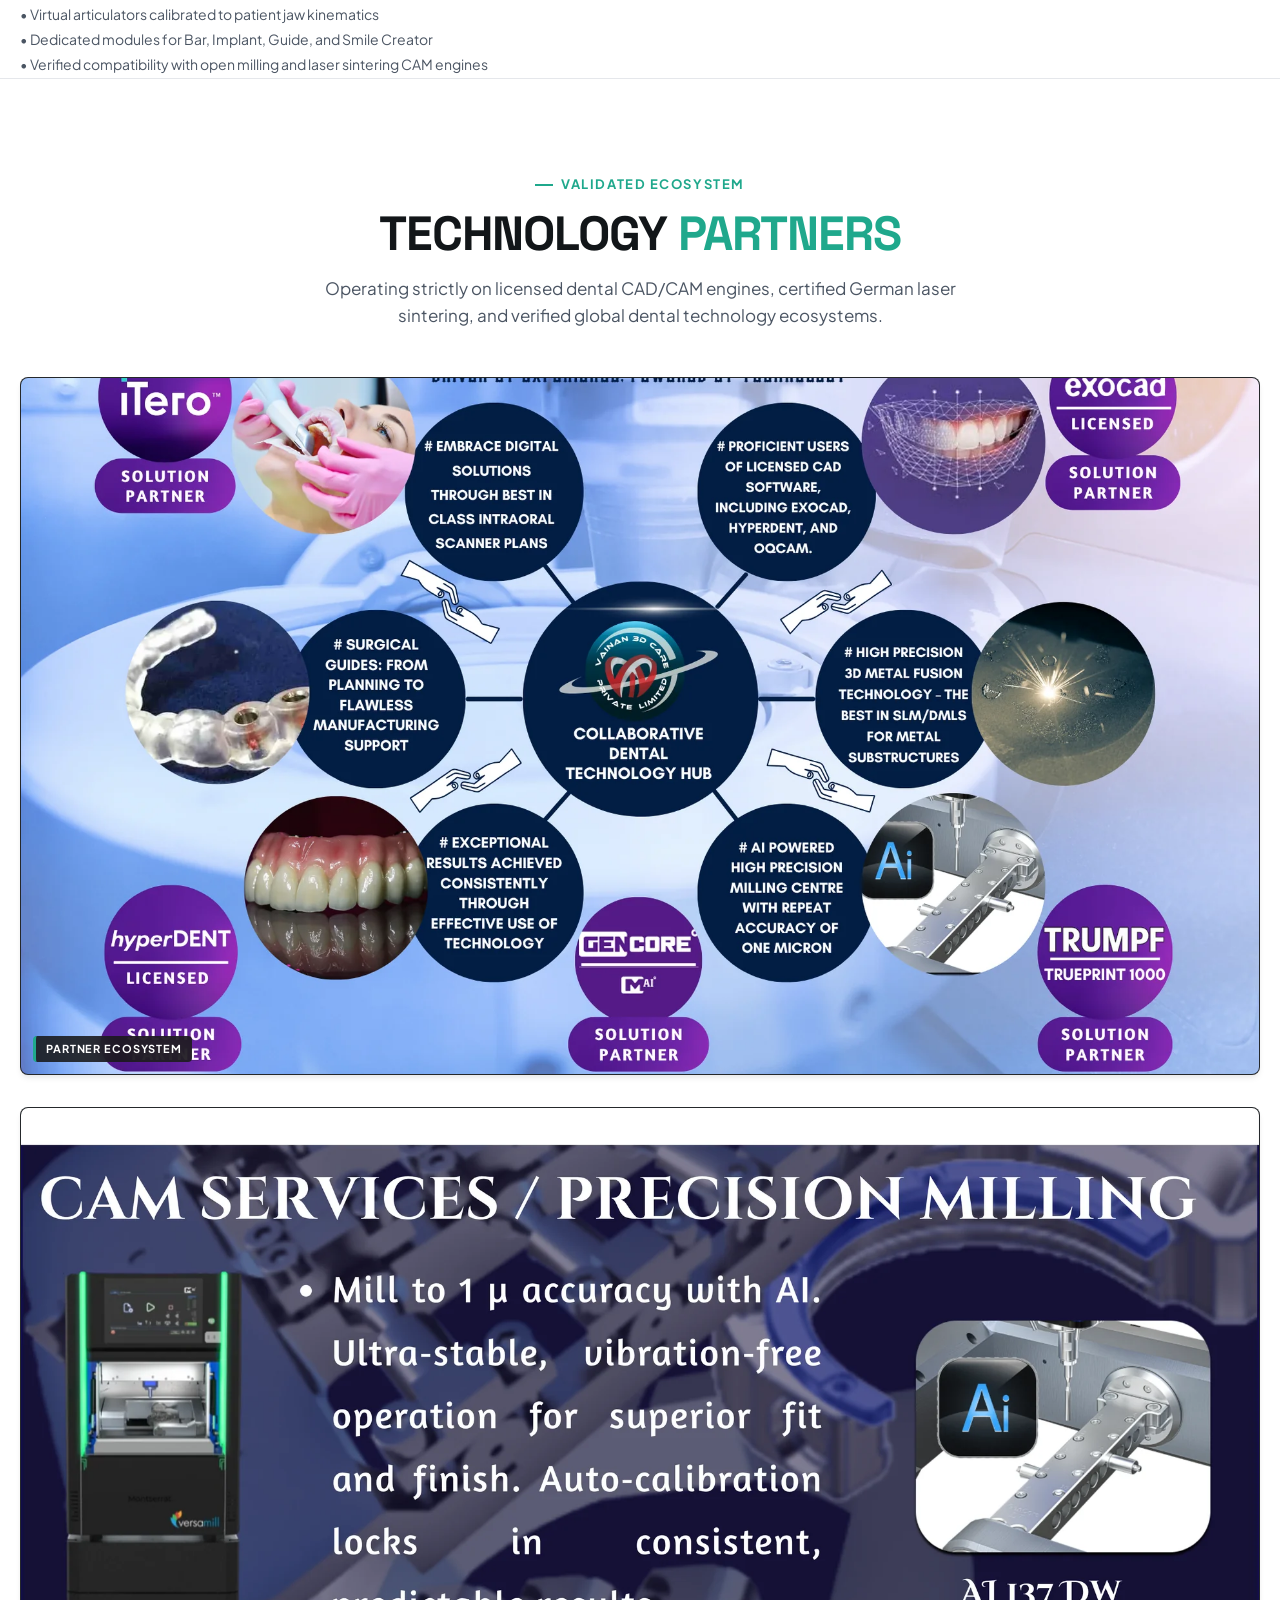
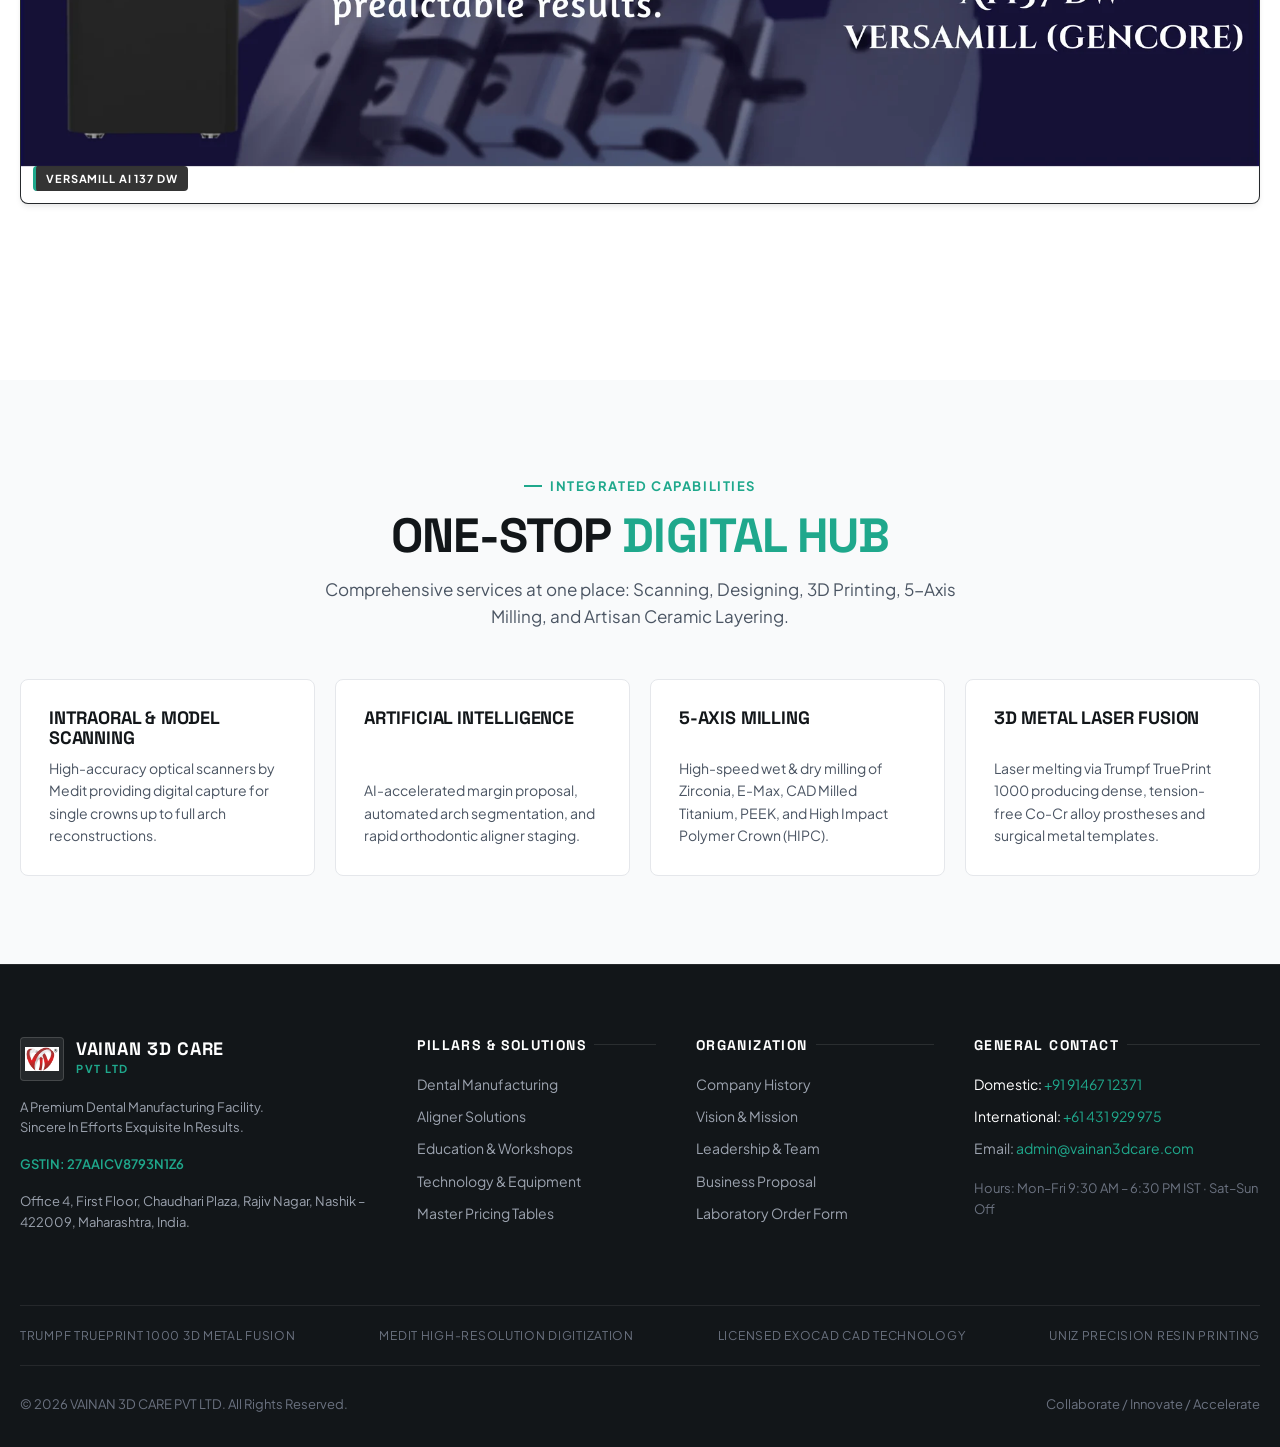
<file: technology.html>
<!DOCTYPE html>
<html lang="en">
<head>
  <meta charset="UTF-8">
  <meta name="viewport" content="width=device-width, initial-scale=1.0">
  <title>Technology & Equipment | VAINAN 3D CARE PVT LTD</title>
  <meta name="description" content="Explore advanced digital dentistry technology at VAINAN 3D CARE PVT LTD: German Trumpf TruePrint 1000 3D Metal Fusion, Medit scanners, UNIZ resin printers, and Exocad CAD.">
  <link rel="stylesheet" href="css/style.css">
</head>
<body>

  <!-- Top Utility Bar -->
  <div class="top-bar">
    <div class="container top-bar-inner">
      <div class="top-bar-info">
        <div class="top-bar-item">
          <svg width="14" height="14" viewBox="0 0 24 24" fill="none" stroke="currentColor" stroke-width="2"><path d="M21 10c0 7-9 13-9 13s-9-6-9-13a9 9 0 0 1 18 0z"></path><circle cx="12" cy="10" r="3"></circle></svg>
          <span>Nashik, Maharashtra, India</span>
        </div>
        <div class="top-bar-item">
          <svg width="14" height="14" viewBox="0 0 24 24" fill="none" stroke="currentColor" stroke-width="2"><circle cx="12" cy="12" r="10"></circle><polyline points="12 6 12 12 16 14"></polyline></svg>
          <span>Mon–Fri 9:30 AM – 6:30 PM IST</span>
        </div>
        <div class="top-bar-item">
          <span>GSTIN: <strong>27AAICV8793N1Z6</strong></span>
        </div>
      </div>
      <div class="top-bar-actions">
        <!-- CONFIRM WITH CLIENT: Contact phone numbers: older live site listed 7719824626 / 9146712371 as primary; newer material lists a 4-department split plus 91467 12371 / +61 431 929 975 as general contact. Confirm the department table is the one to publish. -->
        <a href="tel:+919146712371" class="top-bar-link">+91 91467 12371</a>
        <span style="color: rgba(255,255,255,0.2);">|</span>
        <a href="contact.html#order-form" class="btn btn-primary" style="padding: 4px 12px; font-size: 0.75rem;">Download Order Form</a>
      </div>
    </div>
  </div>

  <!-- Main Sticky Header -->
  <header class="site-header">
    <div class="container site-header-inner">
      <a href="index.html" class="brand-logo" aria-label="Vainan 3D Care Home">
        <div class="brand-symbol">
          <img decoding="async" src="Asset/Vainan3DCareAligners(BoxCover)/4.webp" alt="VAINAN 3D CARE Logo" class="brand-emblem-img">
        </div>
        <div class="brand-text">
          <span class="brand-name">VAINAN 3D CARE</span>
          <span class="brand-sub">Dental Manufacturing</span>
        </div>
      </a>

      <nav class="nav-desktop">
        <a href="index.html" class="nav-link">Home</a>
        <a href="about.html" class="nav-link">About Us</a>
        <a href="manufacturing.html" class="nav-link">Manufacturing</a>
        <a href="aligners.html" class="nav-link">Aligners</a>
        <a href="workshops.html" class="nav-link">Workshops</a>
        <a href="technology.html" class="nav-link active">Technology</a>
        <a href="pricing.html" class="nav-link">Pricing</a>
        <a href="contact.html" class="nav-link">Contact</a>
      </nav>

      <div class="nav-actions">
        <a href="pricing.html" class="btn btn-outline-dark" style="padding: 9px 18px; font-size: 0.8125rem;">Rate List</a>
        <button class="mobile-menu-btn" id="mobileMenuBtn" aria-label="Open navigation menu">
          <svg width="24" height="24" viewBox="0 0 24 24" fill="none" stroke="currentColor" stroke-width="2"><line x1="3" y1="12" x2="21" y2="12"></line><line x1="3" y1="6" x2="21" y2="6"></line><line x1="3" y1="18" x2="21" y2="18"></line></svg>
        </button>
      </div>
    </div>
  </header>

  <!-- Mobile Drawer & Overlay -->
  <div class="mobile-nav-overlay" id="mobileOverlay"></div>
  <div class="mobile-nav-drawer" id="mobileDrawer">
    <div>
      <div style="display: flex; justify-content: space-between; align-items: center; margin-bottom: 24px;">
        <div class="brand-text">
          <span class="brand-name" style="color: #fff;">VAINAN 3D CARE</span>
          <span class="brand-sub">Pvt Ltd</span>
        </div>
        <button class="mobile-nav-close" id="mobileCloseBtn" aria-label="Close menu">&times;</button>
      </div>
      <nav class="mobile-nav-links">
        <a href="index.html">Home</a>
        <a href="about.html">About Us</a>
        <a href="manufacturing.html">Dental Manufacturing</a>
        <a href="aligners.html">Aligner Solutions</a>
        <a href="workshops.html">Education & Workshops</a>
        <a href="technology.html" class="active">Technology & Equipment</a>
        <a href="pricing.html">Pricing & Charges</a>
        <a href="contact.html">Contact Us</a>
      </nav>
    </div>
    <div>
      <a href="contact.html#order-form" class="btn btn-primary" style="width: 100%; margin-bottom: 12px;">Order Form</a>
      <p style="font-size: 0.75rem; color: var(--gray-400); text-align: center;">GSTIN: 27AAICV8793N1Z6</p>
    </div>
  </div>

  <!-- Page Header -->
  <section class="section-sm bg-charcoal">
    <div class="container">
      <span class="section-tagline">Advanced Manufacturing Infrastructure</span>
      <h1 class="heading-two-tone heading-two-tone-light">
        TECHNOLOGY & <span class="accent">EQUIPMENT</span>
      </h1>
      <p class="section-subtitle">
        Harnessing Artificial Intelligence in Digital Dentistry. World-class German additive manufacturing, high-precision scanning, and licensed dental CAD/CAM systems.
      </p>
    </div>
  </section>

  <!-- High-Tech Strip (Section 6.5) -->
  <div class="tech-strip">
    <div class="container tech-strip-inner">
      <span class="tech-badge">3D Metal Fusion / DMLS</span>
      <span class="tech-badge">Digital Dentistry</span>
      <span class="tech-badge">Artificial Intelligence</span>
      <span class="tech-badge">Dental CAD/CAM</span>
      <span class="tech-badge">Intraoral Scanning</span>
      <span class="tech-badge">3D Printing (Resin + Metal)</span>
      <span class="tech-badge">Implant Planning</span>
      <span class="tech-badge">Surgical Guide Design</span>
      <span class="tech-badge">Zirconia</span>
      <span class="tech-badge">E-Max</span>
      <span class="tech-badge">Digital Prosthetic Design</span>
      <span class="tech-badge">Aligner Manufacturing</span>
    </div>
  </div>

  <!-- Core Machinery Showcase (Section 8) -->
  <section class="section bg-white">
    <div class="container">
      <div class="section-heading-wrapper">
        <span class="section-tagline">Industrial Grade Precision</span>
        <h2 class="heading-two-tone">
          PRIMARY <span class="accent">EQUIPMENT</span>
        </h2>
        <p class="section-subtitle">
          Engineered to eliminate cast defects, porous alloys, and fitting inaccuracies through automated laser manufacturing.
        </p>
      </div>

      <!-- Equipment 1: Trumpf TruePrint 1000 -->
      <div style="display: grid; grid-template-columns: 1fr; gap: 48px; align-items: center; margin-bottom: 56px;" class="hero-grid">
        <div>
          <div style="display: flex; align-items: center; gap: 10px; margin-bottom: 12px;">
            <span class="badge badge-teal">Additive Laser Sintering</span>
            <span style="font-size: 0.75rem; font-weight: 700; color: var(--gray-500); text-transform: uppercase;">German Engineering</span>
          </div>
          <h3 style="font-size: 1.75rem; font-weight: 800; color: var(--charcoal-900); margin-bottom: 14px;">
            Trumpf TruePrint 1000 (German 3D Metal Printer)
          </h3>
          <p style="font-size: 0.9375rem; color: var(--charcoal-700); line-height: 1.8; margin-bottom: 16px;">
            Accurate 3D Metal Fusion Technology by Trumpf — TruePrint 1000. Utilizes a precision fiber laser to fuse dental Co-Cr powder layer by layer with 30-micron slice accuracy. Produces high-density, tension-free dental frameworks with outstanding metallurgical purity and biocompatibility.
          </p>
          <ul style="font-size: 0.875rem; color: var(--gray-600); line-height: 1.8;">
            <li>• Fiber laser power calibrated for medical dental alloys</li>
            <li>• Zero gas porosity, optimal porcelain-to-metal bonding strength</li>
            <li>• Ideal for crowns, bridges, cast partial dentures, and full mouth implant bars</li>
          </ul>
        </div>

        <div class="media-frame aspect-16-9">
          <img decoding="async" src="Asset/WebsiteAdditions2/8.webp" alt="Trumpf TruePrint 1000 German 3D Metal Fusion Laser System" loading="lazy">
          <span class="media-badge">Trumpf TruePrint 1000</span>
        </div>
      </div>

      <!-- Equipment 2: Medit High-Resolution Scanner -->
      <div style="display: grid; grid-template-columns: 1fr; gap: 48px; align-items: center; margin-bottom: 56px;" class="hero-grid">
        <div class="media-frame aspect-16-9">
          <img decoding="async" src="Asset/WebsiteAdditions2/12.webp" alt="Medit High-Resolution Digitization and Dental Lab CAD Workflow" loading="lazy">
          <span class="media-badge">Lab Optical Digitization</span>
        </div>

        <div>
          <div style="display: flex; align-items: center; gap: 10px; margin-bottom: 12px;">
            <span class="badge badge-teal">Optical Digitization</span>
            <span style="font-size: 0.75rem; font-weight: 700; color: var(--gray-500); text-transform: uppercase;">High Precision</span>
          </div>
          <h3 style="font-size: 1.75rem; font-weight: 800; color: var(--charcoal-900); margin-bottom: 14px;">
            Medit High-Resolution Scanners
          </h3>
          <p style="font-size: 0.9375rem; color: var(--charcoal-700); line-height: 1.8; margin-bottom: 16px;">
            High-resolution model scanner by Medit. Captures complex dental preparations, multi-implant scan bodies, and fine gingival margins with micro-accuracy. Supports both intraoral scanning clinical files and in-lab cast scanning.
          </p>
          <ul style="font-size: 0.875rem; color: var(--gray-600); line-height: 1.8;">
            <li>• High-speed dual-camera optical blue light scanning system</li>
            <li>• Direct integration with open .STL and .PLY color data streams</li>
            <li>• Accurate multi-die and implant position digitizing</li>
          </ul>
        </div>
      </div>

      <!-- Equipment 3: UNIZ 3D Resin Printer -->
      <div style="display: grid; grid-template-columns: 1fr; gap: 48px; align-items: center; margin-bottom: 56px;" class="hero-grid">
        <div>
          <div style="display: flex; align-items: center; gap: 10px; margin-bottom: 12px;">
            <span class="badge badge-teal">Photopolymer 3D Printing</span>
            <span style="font-size: 0.75rem; font-weight: 700; color: var(--gray-500); text-transform: uppercase;">High-Speed LCD/SLA</span>
          </div>
          <h3 style="font-size: 1.75rem; font-weight: 800; color: var(--charcoal-900); margin-bottom: 14px;">
            UNIZ 3D Resin Printing Systems
          </h3>
          <p style="font-size: 0.9375rem; color: var(--charcoal-700); line-height: 1.8; margin-bottom: 16px;">
            3D resin printer by UNIZ. High-throughput photopolymerization delivering ultra-smooth surface finishes for dental study models, clear aligner thermoforming arches, direct memory-shape splints, and autoclavable surgical drill guides.
          </p>
          <ul style="font-size: 0.875rem; color: var(--gray-600); line-height: 1.8;">
            <li>• High optical uniform LED array for distortion-free arch reproduction</li>
            <li>• Biocompatible certified Class I & IIa surgical guide resins</li>
            <li>• High thermal resistance models for aligner thermoforming pressure</li>
          </ul>
        </div>

        <div class="media-frame aspect-16-9">
          <img decoding="async" src="Asset/WebsiteAdditions2/10.webp" alt="UNIZ NBEE High-Speed 3D Photopolymer Resin Printer" loading="lazy">
          <span class="media-badge">UNIZ NBEE Resin Printer</span>
        </div>
      </div>

      <!-- Equipment 4: Licensed Exocad Software Suite -->
      <div style="display: grid; grid-template-columns: 1fr; gap: 48px; align-items: center;" class="hero-grid">
        <div class="media-frame aspect-16-9">
          <img decoding="async" src="Asset/WebsiteAdditions2/14.webp" alt="Dental CAD Designers Operating Licensed Exocad Workstations" loading="lazy">
          <span class="media-badge">Licensed Exocad Workstations</span>
        </div>

        <div>
          <div style="display: flex; align-items: center; gap: 10px; margin-bottom: 12px;">
            <span class="badge badge-teal">CAD/CAM Software</span>
            <span style="font-size: 0.75rem; font-weight: 700; color: var(--gray-500); text-transform: uppercase;">Official License</span>
          </div>
          <h3 style="font-size: 1.75rem; font-weight: 800; color: var(--charcoal-900); margin-bottom: 14px;">
            Licensed Exocad Dental CAD Suite
          </h3>
          <p style="font-size: 0.9375rem; color: var(--charcoal-700); line-height: 1.8; margin-bottom: 16px;">
            Licensed copy of Exocad software. Precise design executed by certified CAD specialists. Comprehensive digital services under one roof (Scanning, Designing, Printing, and restorative milling).
          </p>
          <ul style="font-size: 0.875rem; color: var(--gray-600); line-height: 1.8;">
            <li>• Virtual articulators calibrated to patient jaw kinematics</li>
            <li>• Dedicated modules for Bar, Implant, Guide, and Smile Creator</li>
            <li>• Verified compatibility with open milling and laser sintering CAM engines</li>
          </ul>
        </div>
      </div>
    </div>
  <!-- Software & Equipment Partner Network -->
  <section class="section bg-white" style="border-top: 1px solid var(--gray-200);">
    <div class="container">
      <div class="section-heading-wrapper text-center" style="max-width: 720px; margin-left: auto; margin-right: auto;">
        <span class="section-tagline">Validated Ecosystem</span>
        <h2 class="heading-two-tone">
          TECHNOLOGY <span class="accent">PARTNERS</span>
        </h2>
        <p class="section-subtitle" style="margin-left: auto; margin-right: auto;">
          Operating strictly on licensed dental CAD/CAM engines, certified German laser sintering, and verified global dental technology ecosystems.
        </p>
      </div>

      <div style="display: grid; grid-template-columns: 1fr; gap: 32px; align-items: center;" class="hero-grid">
        <div class="media-frame aspect-16-9">
          <img decoding="async" src="Asset/Vainan3dCareCreations/LabMarketingV3dFlyer.webp" alt="Official Dental Technology and Software Partners: exocad, Trumpf, iTero, hyperDENT" loading="lazy">
          <span class="media-badge">Partner Ecosystem</span>
        </div>
        <div class="media-frame aspect-16-9">
          <img decoding="async" src="Asset/WebsiteAdditions2/9.webp" alt="Versamill 5-Axis Precision Milling Machine with AI Auto-Calibration" loading="lazy">
          <span class="media-badge">Versamill AI 137 DW</span>
        </div>
      </div>
    </div>
  </section>
  </section>

  <!-- Complete In-House Workflow Capabilities -->
  <section class="section bg-light">
    <div class="container">
      <div class="section-heading-wrapper text-center" style="max-width: 700px; margin-left: auto; margin-right: auto;">
        <span class="section-tagline">Integrated Capabilities</span>
        <h2 class="heading-two-tone">
          ONE-STOP <span class="accent">DIGITAL HUB</span>
        </h2>
        <p class="section-subtitle" style="margin-left: auto; margin-right: auto;">
          Comprehensive services at one place: Scanning, Designing, 3D Printing, 5-Axis Milling, and Artisan Ceramic Layering.
        </p>
      </div>

      <div class="dept-grid">
        <div class="dept-card" style="padding: 28px;">
          <h4 style="font-size: 1.125rem; font-weight: 800; color: var(--charcoal-900); margin-bottom: 8px;">Intraoral & Model Scanning</h4>
          <p style="font-size: 0.875rem; color: var(--gray-600); line-height: 1.6;">High-accuracy optical scanners by Medit providing digital capture for single crowns up to full arch reconstructions.</p>
        </div>
        <div class="dept-card" style="padding: 28px;">
          <h4 style="font-size: 1.125rem; font-weight: 800; color: var(--charcoal-900); margin-bottom: 8px;">Artificial Intelligence</h4>
          <p style="font-size: 0.875rem; color: var(--gray-600); line-height: 1.6;">AI-accelerated margin proposal, automated arch segmentation, and rapid orthodontic aligner staging.</p>
        </div>
        <div class="dept-card" style="padding: 28px;">
          <h4 style="font-size: 1.125rem; font-weight: 800; color: var(--charcoal-900); margin-bottom: 8px;">5-Axis Milling</h4>
          <p style="font-size: 0.875rem; color: var(--gray-600); line-height: 1.6;">High-speed wet & dry milling of Zirconia, E-Max, CAD Milled Titanium, PEEK, and High Impact Polymer Crown (HIPC).</p>
        </div>
        <div class="dept-card" style="padding: 28px;">
          <h4 style="font-size: 1.125rem; font-weight: 800; color: var(--charcoal-900); margin-bottom: 8px;">3D Metal Laser Fusion</h4>
          <p style="font-size: 0.875rem; color: var(--gray-600); line-height: 1.6;">Laser melting via Trumpf TruePrint 1000 producing dense, tension-free Co-Cr alloy prostheses and surgical metal templates.</p>
        </div>
      </div>
    </div>
  </section>

  <!-- Master Footer -->
  <footer class="site-footer">
    <div class="container">
      <div class="footer-grid">
        <div>
          <div class="brand-logo" style="margin-bottom: 16px;">
            <div class="brand-symbol" style="background: rgba(255,255,255,0.08); border-color: rgba(255,255,255,0.15);">
              <img decoding="async" src="Asset/Vainan3DCareAligners(BoxCover)/4.webp" alt="VAINAN 3D CARE Logo" class="brand-emblem-img">
            </div>
            <div class="brand-text">
              <span class="brand-name" style="color: #fff;">VAINAN 3D CARE</span>
              <span class="brand-sub">PVT LTD</span>
            </div>
          </div>
          <p class="footer-legal-text">
            A Premium Dental Manufacturing Facility.<br>
            Sincere In Efforts Exquisite In Results.
          </p>
          <p class="footer-legal-text" style="color: var(--teal-primary); font-weight: 600;">
            GSTIN: 27AAICV8793N1Z6
          </p>
          <p class="footer-legal-text">
            Office 4, First Floor, Chaudhari Plaza, Rajiv Nagar, Nashik – 422009, Maharashtra, India.
          </p>
        </div>

        <div>
          <h4 class="footer-col-title">Pillars & Solutions</h4>
          <div class="footer-links">
            <a href="manufacturing.html" class="footer-link">Dental Manufacturing</a>
            <a href="aligners.html" class="footer-link">Aligner Solutions</a>
            <a href="workshops.html" class="footer-link">Education & Workshops</a>
            <a href="technology.html" class="footer-link">Technology & Equipment</a>
            <a href="pricing.html" class="footer-link">Master Pricing Tables</a>
          </div>
        </div>

        <div>
          <h4 class="footer-col-title">Organization</h4>
          <div class="footer-links">
            <a href="about.html" class="footer-link">Company History</a>
            <a href="about.html#vision" class="footer-link">Vision & Mission</a>
            <a href="about.html#team" class="footer-link">Leadership & Team</a>
            <a href="about.html#proposal" class="footer-link">Business Proposal</a>
            <a href="contact.html#order-form" class="footer-link">Laboratory Order Form</a>
          </div>
        </div>

        <div>
          <h4 class="footer-col-title">General Contact</h4>
          <div class="footer-links">
            <span style="color: #fff; font-size: 0.875rem;">Domestic: <a href="tel:+919146712371" style="color: var(--teal-primary);">+91 91467 12371</a></span>
            <span style="color: #fff; font-size: 0.875rem;">International: <a href="tel:+61431929975" style="color: var(--teal-primary);">+61 431 929 975</a></span>
            <!-- CONFIRM WITH CLIENT: Contact email: older live site used vainan3dcare@outlook.com; new master content consistently uses admin@vainan3dcare.com. Confirm which is current. -->
            <span style="font-size: 0.875rem;">Email: <a href="mailto:admin@vainan3dcare.com" style="color: var(--teal-primary);">admin@vainan3dcare.com</a></span>
            <span style="font-size: 0.8125rem; color: var(--gray-500); margin-top: 8px;">Hours: Mon–Fri 9:30 AM – 6:30 PM IST · Sat–Sun Off</span>
          </div>
        </div>
      </div>

      <div class="footer-cert-strip">
        <span>Trumpf TruePrint 1000 3D Metal Fusion</span>
        <span>Medit High-Resolution Digitization</span>
        <span>Licensed Exocad CAD Technology</span>
        <span>UNIZ Precision Resin Printing</span>
      </div>

      <div class="footer-bottom">
        <span>&copy; 2026 VAINAN 3D CARE PVT LTD. All Rights Reserved.</span>
        <span>Collaborate / Innovate / Accelerate</span>
      </div>
    </div>
  </footer>

  <script src="js/main.js"></script>
</body>
</html>
</file>
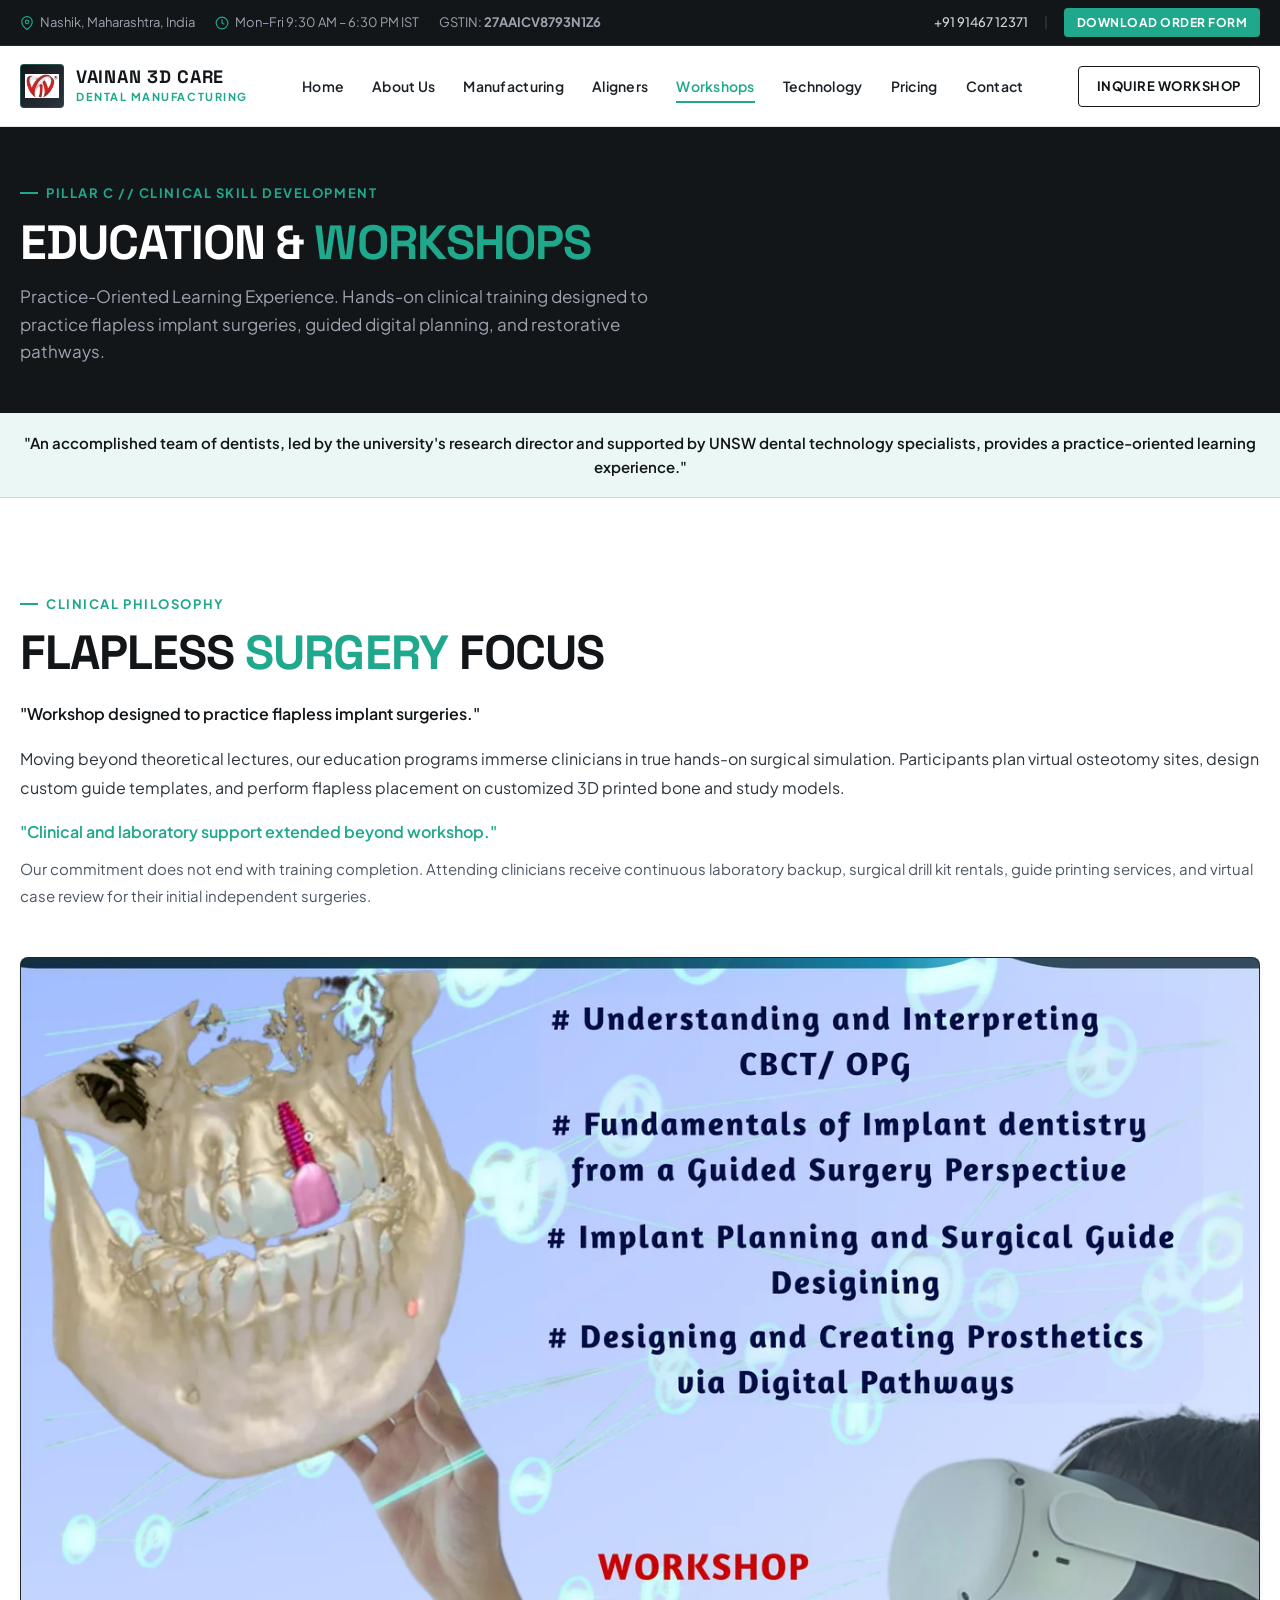
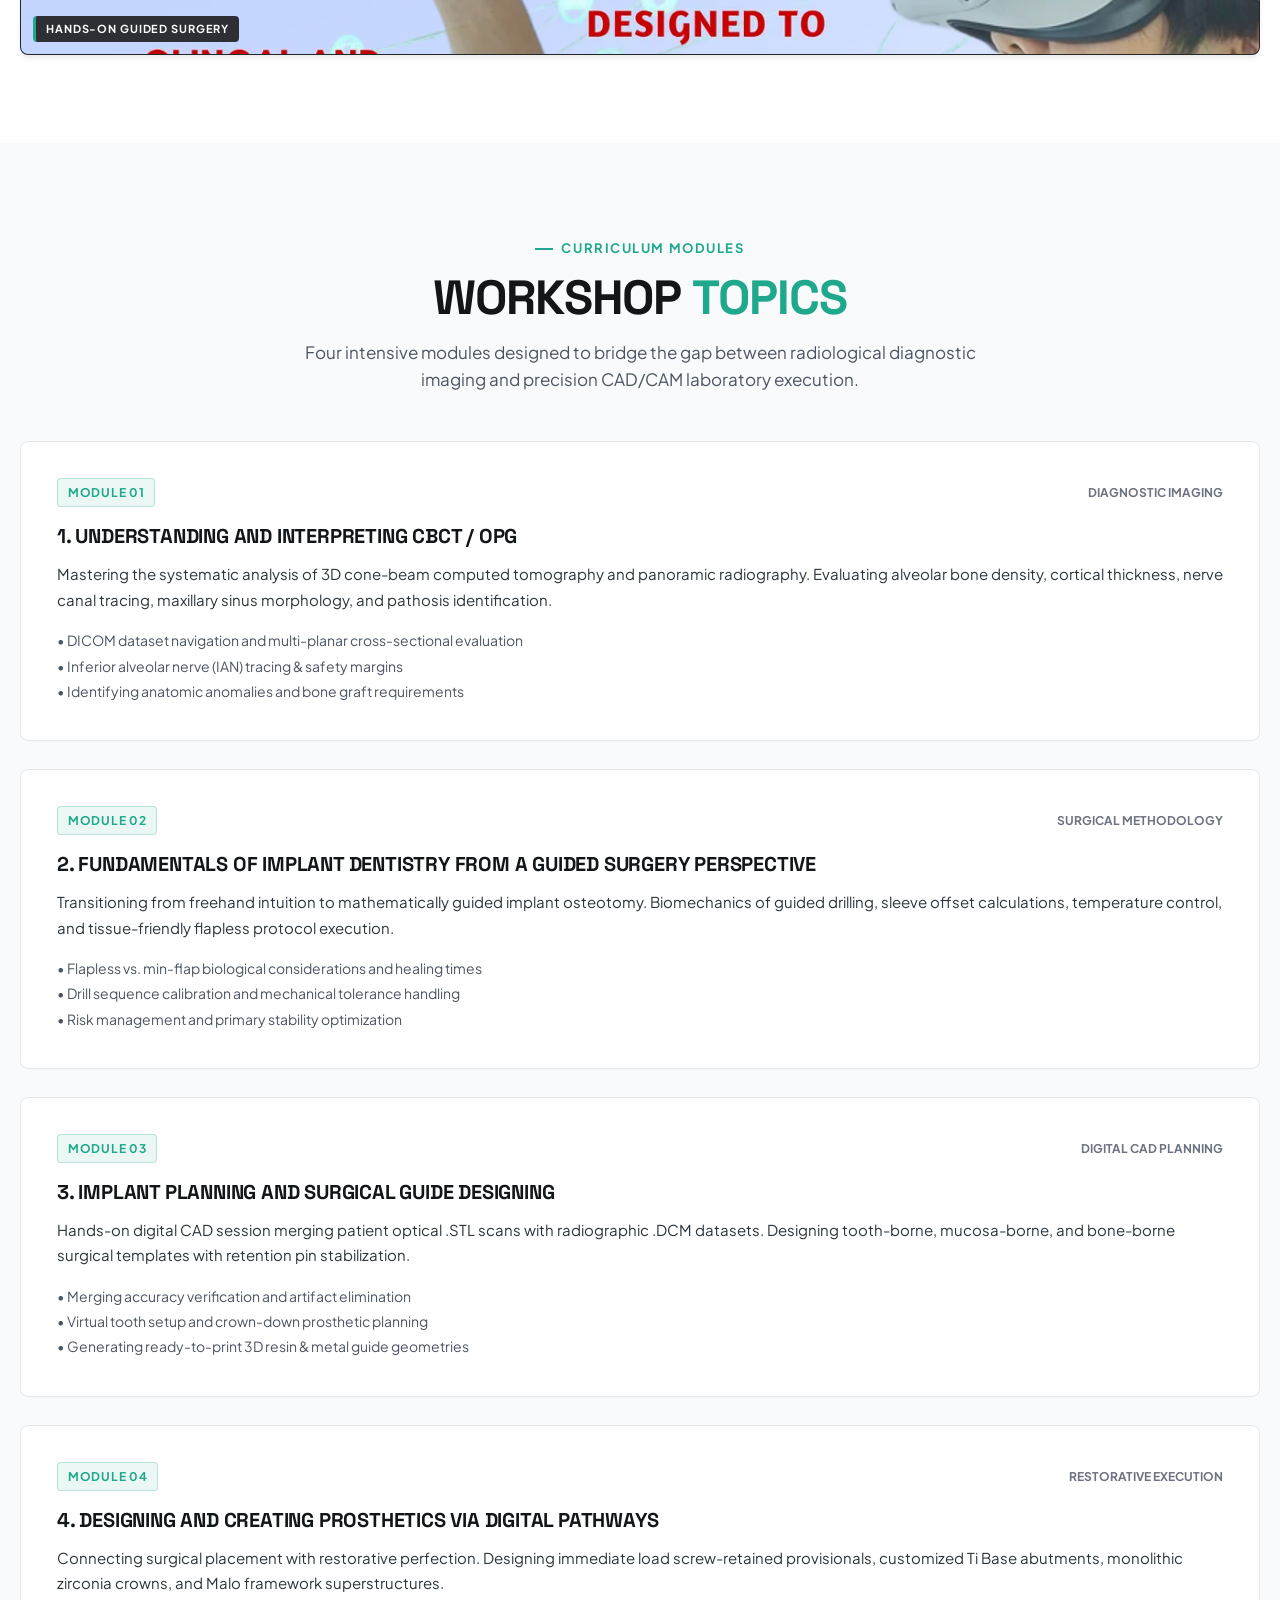
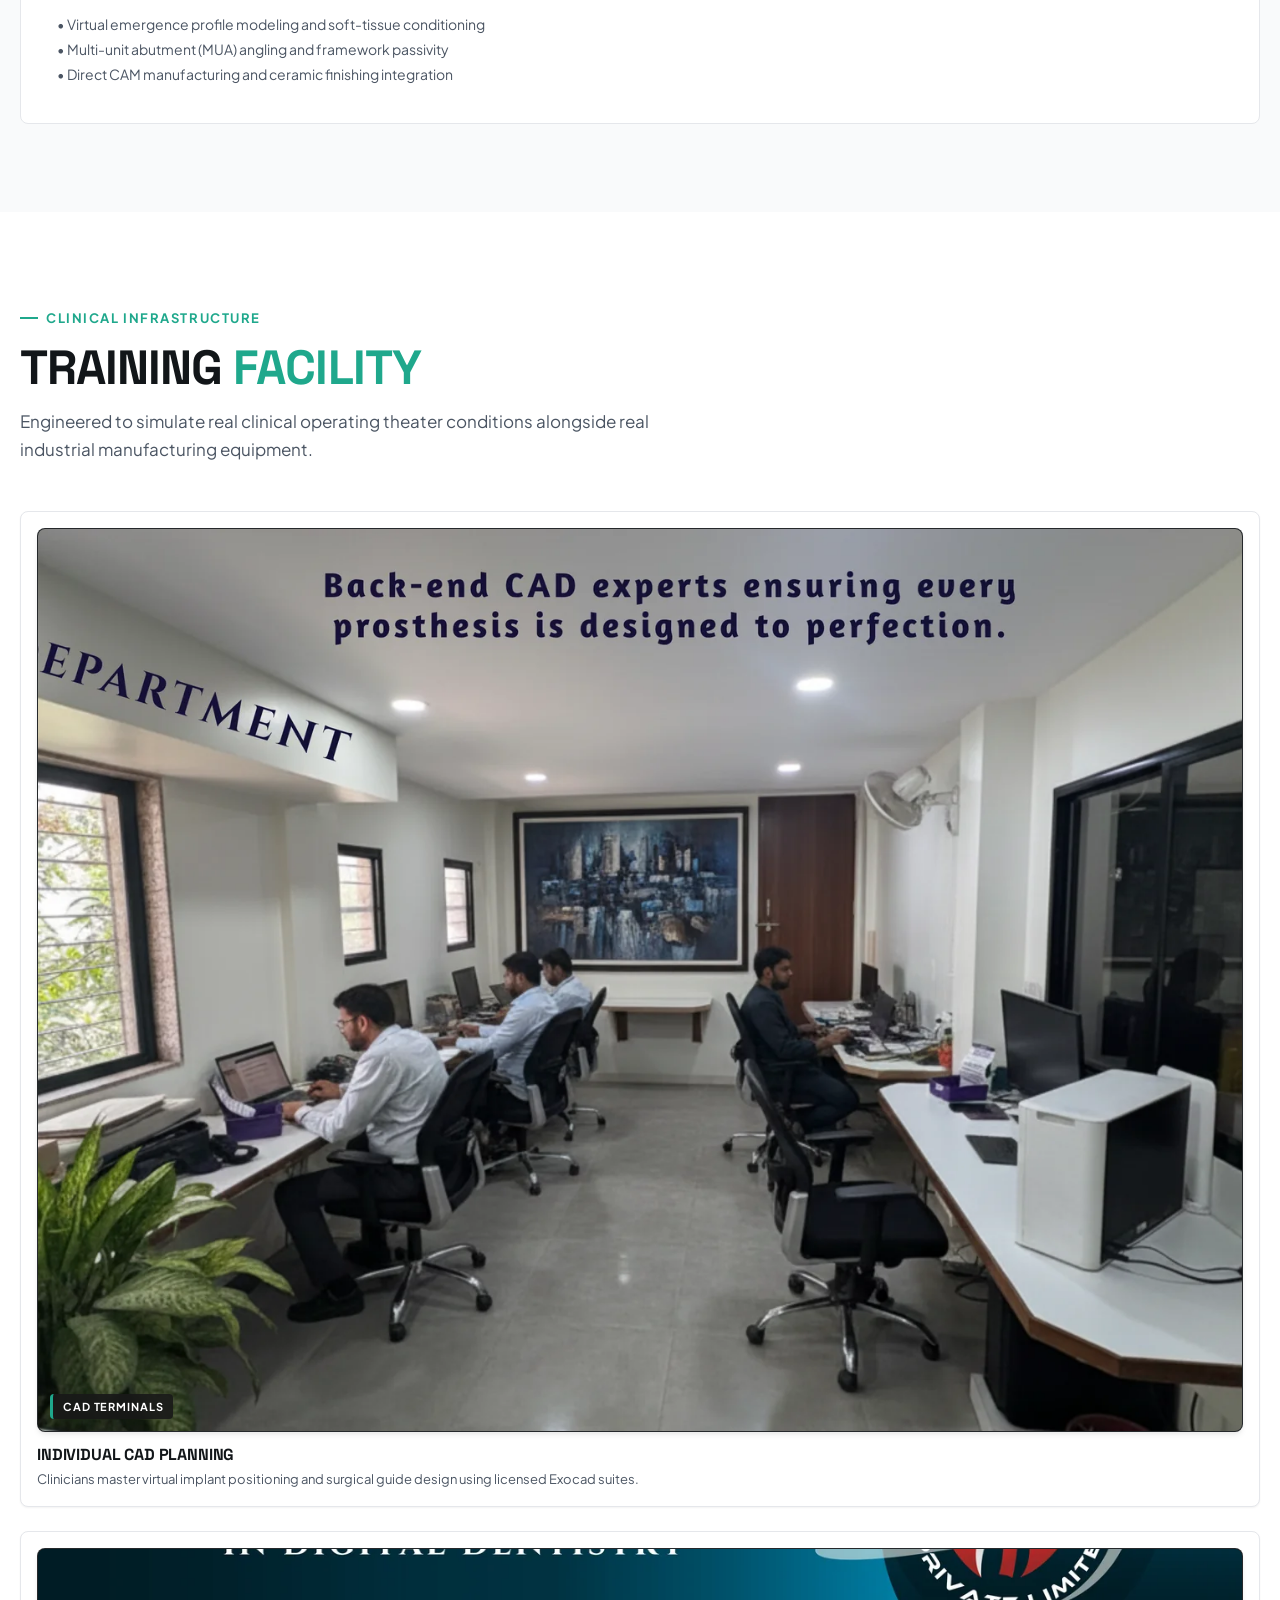
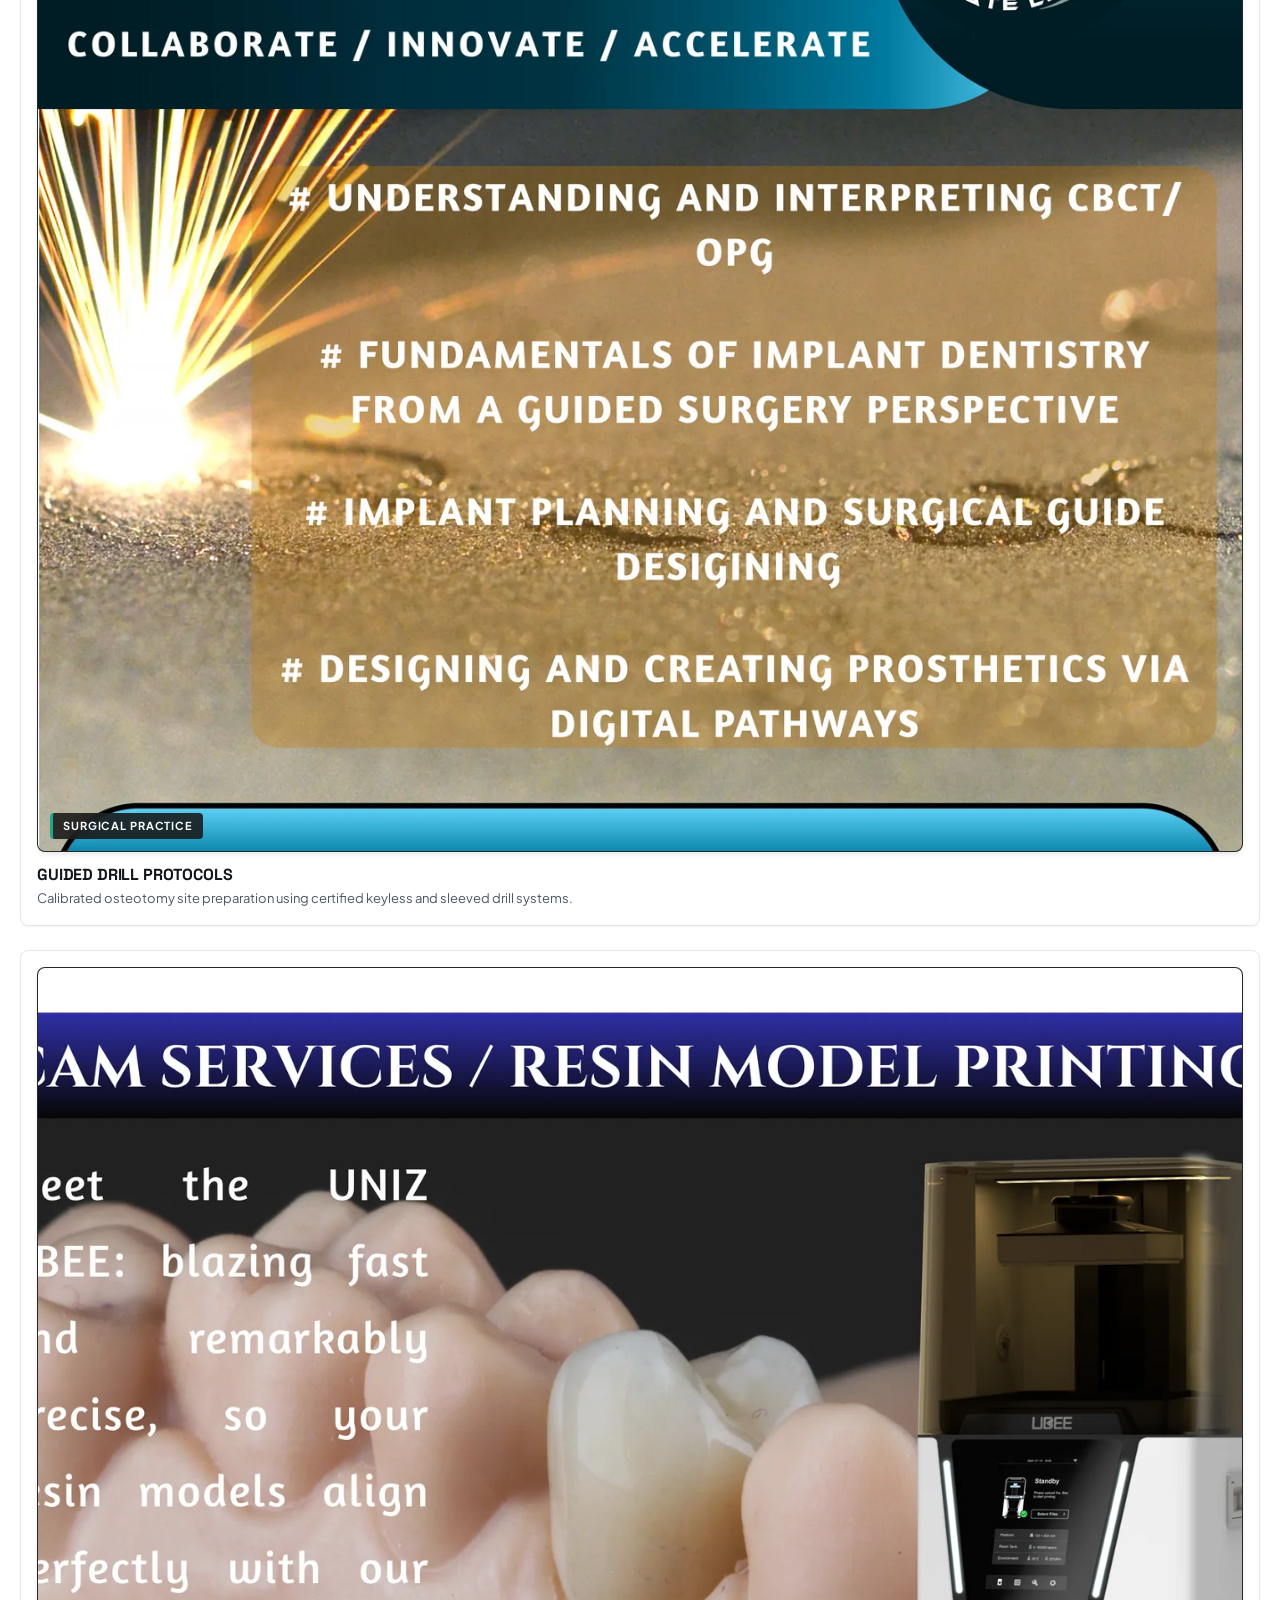
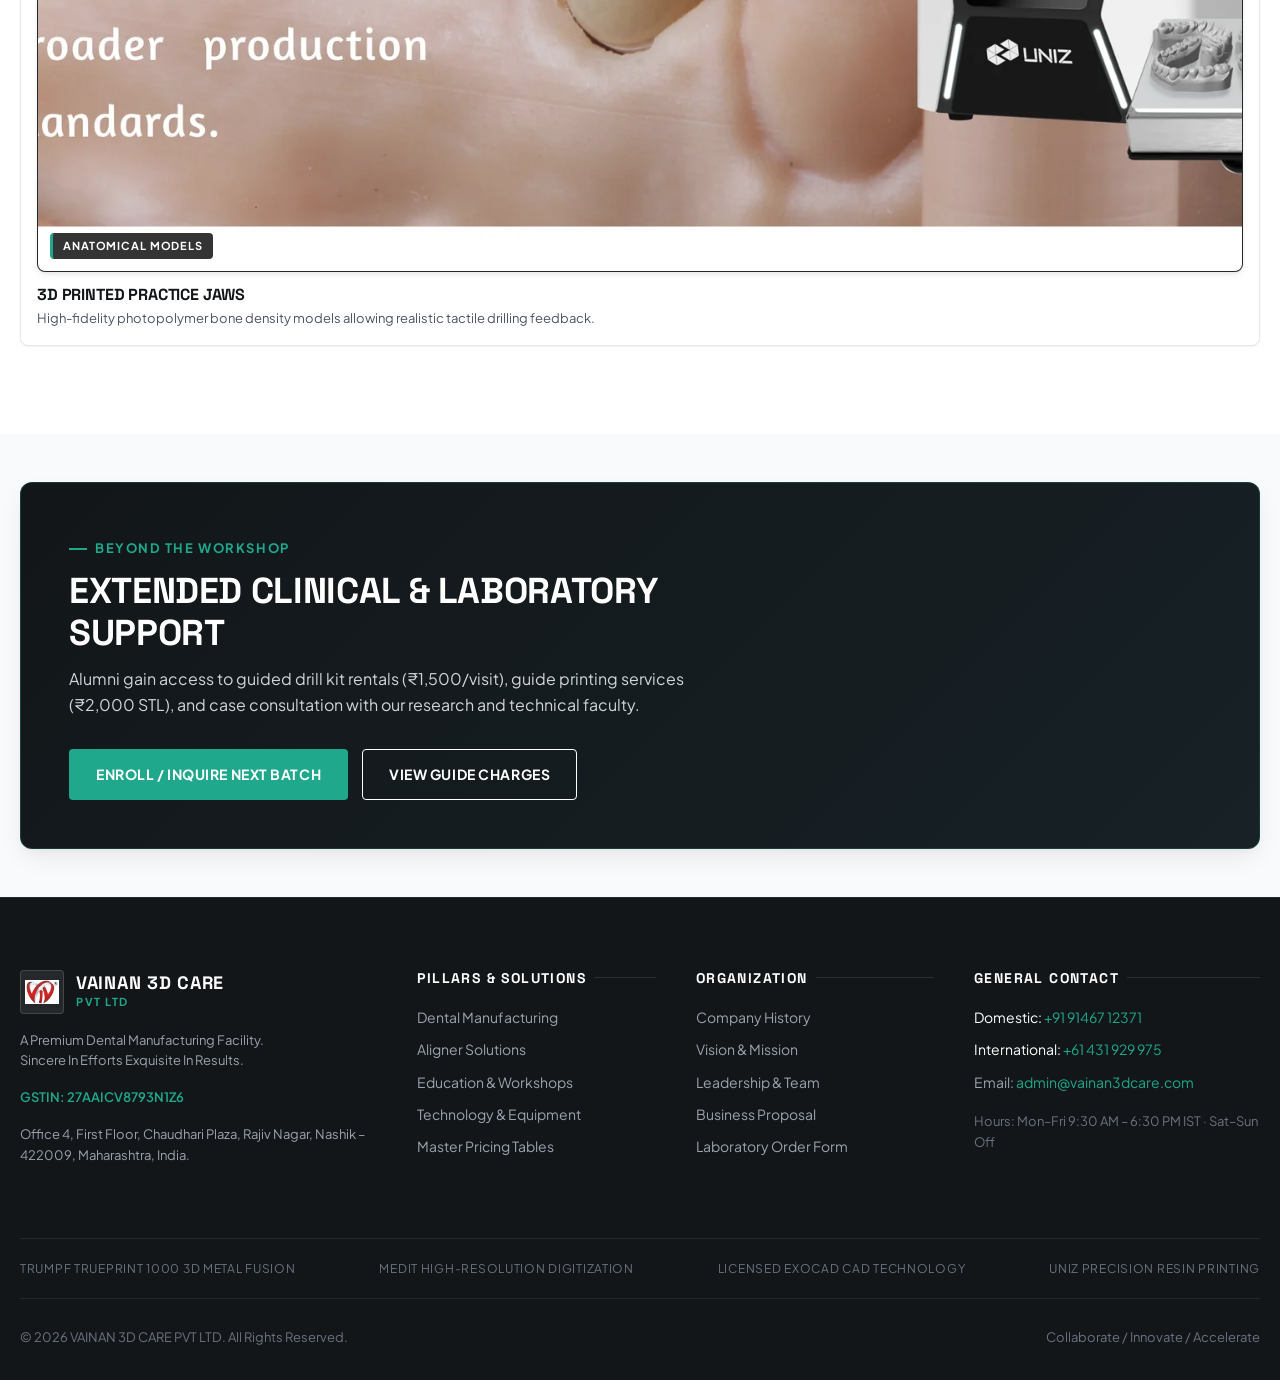
<file: workshops.html>
<!DOCTYPE html>
<html lang="en">
<head>
  <meta charset="UTF-8">
  <meta name="viewport" content="width=device-width, initial-scale=1.0">
  <title>Education & Workshops (Pillar C) | VAINAN 3D CARE PVT LTD</title>
  <meta name="description" content="Practice-oriented clinical workshops designed to master flapless implant surgeries, CBCT/OPG analysis, guided surgical planning, and digital prosthetic pathways.">
  <link rel="stylesheet" href="css/style.css">
</head>
<body>

  <!-- Top Utility Bar -->
  <div class="top-bar">
    <div class="container top-bar-inner">
      <div class="top-bar-info">
        <div class="top-bar-item">
          <svg width="14" height="14" viewBox="0 0 24 24" fill="none" stroke="currentColor" stroke-width="2"><path d="M21 10c0 7-9 13-9 13s-9-6-9-13a9 9 0 0 1 18 0z"></path><circle cx="12" cy="10" r="3"></circle></svg>
          <span>Nashik, Maharashtra, India</span>
        </div>
        <div class="top-bar-item">
          <svg width="14" height="14" viewBox="0 0 24 24" fill="none" stroke="currentColor" stroke-width="2"><circle cx="12" cy="12" r="10"></circle><polyline points="12 6 12 12 16 14"></polyline></svg>
          <span>Mon–Fri 9:30 AM – 6:30 PM IST</span>
        </div>
        <div class="top-bar-item">
          <span>GSTIN: <strong>27AAICV8793N1Z6</strong></span>
        </div>
      </div>
      <div class="top-bar-actions">
        <!-- CONFIRM WITH CLIENT: Contact phone numbers: older live site listed 7719824626 / 9146712371 as primary; newer material lists a 4-department split plus 91467 12371 / +61 431 929 975 as general contact. Confirm the department table is the one to publish. -->
        <a href="tel:+919146712371" class="top-bar-link">+91 91467 12371</a>
        <span style="color: rgba(255,255,255,0.2);">|</span>
        <a href="contact.html#order-form" class="btn btn-primary" style="padding: 4px 12px; font-size: 0.75rem;">Download Order Form</a>
      </div>
    </div>
  </div>

  <!-- Main Sticky Header -->
  <header class="site-header">
    <div class="container site-header-inner">
      <a href="index.html" class="brand-logo" aria-label="Vainan 3D Care Home">
        <div class="brand-symbol">
          <img decoding="async" src="Asset/Vainan3DCareAligners(BoxCover)/4.webp" alt="VAINAN 3D CARE Logo" class="brand-emblem-img">
        </div>
        <div class="brand-text">
          <span class="brand-name">VAINAN 3D CARE</span>
          <span class="brand-sub">Dental Manufacturing</span>
        </div>
      </a>

      <nav class="nav-desktop">
        <a href="index.html" class="nav-link">Home</a>
        <a href="about.html" class="nav-link">About Us</a>
        <a href="manufacturing.html" class="nav-link">Manufacturing</a>
        <a href="aligners.html" class="nav-link">Aligners</a>
        <a href="workshops.html" class="nav-link active">Workshops</a>
        <a href="technology.html" class="nav-link">Technology</a>
        <a href="pricing.html" class="nav-link">Pricing</a>
        <a href="contact.html" class="nav-link">Contact</a>
      </nav>

      <div class="nav-actions">
        <a href="contact.html" class="btn btn-outline-dark" style="padding: 9px 18px; font-size: 0.8125rem;">Inquire Workshop</a>
        <button class="mobile-menu-btn" id="mobileMenuBtn" aria-label="Open navigation menu">
          <svg width="24" height="24" viewBox="0 0 24 24" fill="none" stroke="currentColor" stroke-width="2"><line x1="3" y1="12" x2="21" y2="12"></line><line x1="3" y1="6" x2="21" y2="6"></line><line x1="3" y1="18" x2="21" y2="18"></line></svg>
        </button>
      </div>
    </div>
  </header>

  <!-- Mobile Drawer & Overlay -->
  <div class="mobile-nav-overlay" id="mobileOverlay"></div>
  <div class="mobile-nav-drawer" id="mobileDrawer">
    <div>
      <div style="display: flex; justify-content: space-between; align-items: center; margin-bottom: 24px;">
        <div class="brand-text">
          <span class="brand-name" style="color: #fff;">VAINAN 3D CARE</span>
          <span class="brand-sub">Pvt Ltd</span>
        </div>
        <button class="mobile-nav-close" id="mobileCloseBtn" aria-label="Close menu">&times;</button>
      </div>
      <nav class="mobile-nav-links">
        <a href="index.html">Home</a>
        <a href="about.html">About Us</a>
        <a href="manufacturing.html">Dental Manufacturing</a>
        <a href="aligners.html">Aligner Solutions</a>
        <a href="workshops.html" class="active">Education & Workshops</a>
        <a href="technology.html">Technology & Equipment</a>
        <a href="pricing.html">Pricing & Charges</a>
        <a href="contact.html">Contact Us</a>
      </nav>
    </div>
    <div>
      <a href="contact.html#order-form" class="btn btn-primary" style="width: 100%; margin-bottom: 12px;">Order Form</a>
      <p style="font-size: 0.75rem; color: var(--gray-400); text-align: center;">GSTIN: 27AAICV8793N1Z6</p>
    </div>
  </div>

  <!-- Page Header -->
  <section class="section-sm bg-charcoal">
    <div class="container">
      <span class="section-tagline">Pillar C // Clinical Skill Development</span>
      <h1 class="heading-two-tone heading-two-tone-light">
        EDUCATION & <span class="accent">WORKSHOPS</span>
      </h1>
      <p class="section-subtitle">
        Practice-Oriented Learning Experience. Hands-on clinical training designed to practice flapless implant surgeries, guided digital planning, and restorative pathways.
      </p>
    </div>
  </section>

  <!-- Team & Expertise Version B (Section 6.4) -->
  <div style="background-color: var(--teal-light); border-bottom: 1px solid var(--teal-border); padding: 18px 0;">
    <div class="container">
      <!-- CONFIRM WITH CLIENT: Team & Expertise Versions A/B/C contain specific claims (UNSW, GDC, "orthodontist," "university research director") — confirm exact wording/credentials before publishing verbatim. -->
      <p style="font-size: 0.9375rem; color: var(--charcoal-900); font-weight: 600; text-align: center;">
        "An accomplished team of dentists, led by the university's research director and supported by UNSW dental technology specialists, provides a practice-oriented learning experience."
      </p>
    </div>
  </div>

  <!-- Core Workshop Positioning (Section 6.3) -->
  <section class="section bg-white">
    <div class="container">
      <div style="display: grid; grid-template-columns: 1fr; gap: 48px; align-items: center;" class="hero-grid">
        <div>
          <span class="section-tagline">Clinical Philosophy</span>
          <h2 class="heading-two-tone">
            FLAPLESS <span class="accent">SURGERY</span> FOCUS
          </h2>
          <div style="margin-top: 20px; font-size: 1rem; color: var(--charcoal-700); line-height: 1.8;">
            <p style="margin-bottom: 16px; font-weight: 600; color: var(--charcoal-900);">
              "Workshop designed to practice flapless implant surgeries."
            </p>
            <p style="margin-bottom: 16px;">
              Moving beyond theoretical lectures, our education programs immerse clinicians in true hands-on surgical simulation. Participants plan virtual osteotomy sites, design custom guide templates, and perform flapless placement on customized 3D printed bone and study models.
            </p>
            <p style="font-weight: 600; color: var(--teal-primary);">
              "Clinical and laboratory support extended beyond workshop."
            </p>
            <p style="font-size: 0.9375rem; color: var(--gray-600); margin-top: 8px;">
              Our commitment does not end with training completion. Attending clinicians receive continuous laboratory backup, surgical drill kit rentals, guide printing services, and virtual case review for their initial independent surgeries.
            </p>
          </div>
        </div>

        <div class="media-frame aspect-16-9">
          <img decoding="async" src="Asset/Vainan3DCareFlyers/4.webp" alt="Interactive Guided Surgery and Flapless Implant Training" loading="lazy">
          <span class="media-badge">Hands-On Guided Surgery</span>
        </div>
      </div>
    </div>
  </section>

  <!-- 4 Core Workshop Topics (Section 6.3) -->
  <section class="section bg-light">
    <div class="container">
      <div class="section-heading-wrapper text-center" style="max-width: 760px; margin-left: auto; margin-right: auto;">
        <span class="section-tagline">Curriculum Modules</span>
        <h2 class="heading-two-tone">
          WORKSHOP <span class="accent">TOPICS</span>
        </h2>
        <p class="section-subtitle" style="margin-left: auto; margin-right: auto;">
          Four intensive modules designed to bridge the gap between radiological diagnostic imaging and precision CAD/CAM laboratory execution.
        </p>
      </div>

      <div style="display: grid; grid-template-columns: 1fr; gap: 28px;" class="hero-grid">
        <!-- Topic 1 -->
        <div class="dept-card" style="padding: 36px;">
          <div style="display: flex; align-items: center; justify-content: space-between; margin-bottom: 16px;">
            <span class="badge badge-teal">MODULE 01</span>
            <span style="font-size: 0.75rem; font-weight: 700; color: var(--gray-500); text-transform: uppercase;">Diagnostic Imaging</span>
          </div>
          <h3 style="font-size: 1.25rem; font-weight: 800; color: var(--charcoal-900); margin-bottom: 12px; line-height: 1.3;">
            1. Understanding and Interpreting CBCT / OPG
          </h3>
          <p style="font-size: 0.9375rem; color: var(--charcoal-700); line-height: 1.7; margin-bottom: 16px;">
            Mastering the systematic analysis of 3D cone-beam computed tomography and panoramic radiography. Evaluating alveolar bone density, cortical thickness, nerve canal tracing, maxillary sinus morphology, and pathosis identification.
          </p>
          <ul style="font-size: 0.875rem; color: var(--gray-600); line-height: 1.8;">
            <li>• DICOM dataset navigation and multi-planar cross-sectional evaluation</li>
            <li>• Inferior alveolar nerve (IAN) tracing & safety margins</li>
            <li>• Identifying anatomic anomalies and bone graft requirements</li>
          </ul>
        </div>

        <!-- Topic 2 -->
        <div class="dept-card" style="padding: 36px;">
          <div style="display: flex; align-items: center; justify-content: space-between; margin-bottom: 16px;">
            <span class="badge badge-teal">MODULE 02</span>
            <span style="font-size: 0.75rem; font-weight: 700; color: var(--gray-500); text-transform: uppercase;">Surgical Methodology</span>
          </div>
          <h3 style="font-size: 1.25rem; font-weight: 800; color: var(--charcoal-900); margin-bottom: 12px; line-height: 1.3;">
            2. Fundamentals of Implant Dentistry from a Guided Surgery Perspective
          </h3>
          <p style="font-size: 0.9375rem; color: var(--charcoal-700); line-height: 1.7; margin-bottom: 16px;">
            Transitioning from freehand intuition to mathematically guided implant osteotomy. Biomechanics of guided drilling, sleeve offset calculations, temperature control, and tissue-friendly flapless protocol execution.
          </p>
          <ul style="font-size: 0.875rem; color: var(--gray-600); line-height: 1.8;">
            <li>• Flapless vs. min-flap biological considerations and healing times</li>
            <li>• Drill sequence calibration and mechanical tolerance handling</li>
            <li>• Risk management and primary stability optimization</li>
          </ul>
        </div>

        <!-- Topic 3 -->
        <div class="dept-card" style="padding: 36px;">
          <div style="display: flex; align-items: center; justify-content: space-between; margin-bottom: 16px;">
            <span class="badge badge-teal">MODULE 03</span>
            <span style="font-size: 0.75rem; font-weight: 700; color: var(--gray-500); text-transform: uppercase;">Digital CAD Planning</span>
          </div>
          <h3 style="font-size: 1.25rem; font-weight: 800; color: var(--charcoal-900); margin-bottom: 12px; line-height: 1.3;">
            3. Implant Planning and Surgical Guide Designing
          </h3>
          <p style="font-size: 0.9375rem; color: var(--charcoal-700); line-height: 1.7; margin-bottom: 16px;">
            Hands-on digital CAD session merging patient optical .STL scans with radiographic .DCM datasets. Designing tooth-borne, mucosa-borne, and bone-borne surgical templates with retention pin stabilization.
          </p>
          <ul style="font-size: 0.875rem; color: var(--gray-600); line-height: 1.8;">
            <li>• Merging accuracy verification and artifact elimination</li>
            <li>• Virtual tooth setup and crown-down prosthetic planning</li>
            <li>• Generating ready-to-print 3D resin & metal guide geometries</li>
          </ul>
        </div>

        <!-- Topic 4 -->
        <div class="dept-card" style="padding: 36px;">
          <div style="display: flex; align-items: center; justify-content: space-between; margin-bottom: 16px;">
            <span class="badge badge-teal">MODULE 04</span>
            <span style="font-size: 0.75rem; font-weight: 700; color: var(--gray-500); text-transform: uppercase;">Restorative Execution</span>
          </div>
          <h3 style="font-size: 1.25rem; font-weight: 800; color: var(--charcoal-900); margin-bottom: 12px; line-height: 1.3;">
            4. Designing and Creating Prosthetics via Digital Pathways
          </h3>
          <p style="font-size: 0.9375rem; color: var(--charcoal-700); line-height: 1.7; margin-bottom: 16px;">
            Connecting surgical placement with restorative perfection. Designing immediate load screw-retained provisionals, customized Ti Base abutments, monolithic zirconia crowns, and Malo framework superstructures.
          </p>
          <ul style="font-size: 0.875rem; color: var(--gray-600); line-height: 1.8;">
            <li>• Virtual emergence profile modeling and soft-tissue conditioning</li>
            <li>• Multi-unit abutment (MUA) angling and framework passivity</li>
            <li>• Direct CAM manufacturing and ceramic finishing integration</li>
          </ul>
        </div>
      </div>
    </div>
  </section>

  <!-- Practice-Oriented Training Environment -->
  <section class="section bg-white">
    <div class="container">
      <div class="section-heading-wrapper">
        <span class="section-tagline">Clinical Infrastructure</span>
        <h2 class="heading-two-tone">
          TRAINING <span class="accent">FACILITY</span>
        </h2>
        <p class="section-subtitle">
          Engineered to simulate real clinical operating theater conditions alongside real industrial manufacturing equipment.
        </p>
      </div>

      <div style="display: grid; grid-template-columns: 1fr; gap: 24px;" class="workflow-grid">
        <div class="pillar-card" style="padding: 16px;">
          <div class="media-frame aspect-4-3" style="margin-bottom: 14px;">
            <img decoding="async" src="Asset/WebsiteAdditions2/14.webp" alt="Individual CAD Planning Workstations" loading="lazy">
            <span class="media-badge">CAD Terminals</span>
          </div>
          <h4 style="font-size: 1rem; color: var(--charcoal-900); font-weight: 700; margin-bottom: 4px;">Individual CAD Planning</h4>
          <p style="font-size: 0.8125rem; color: var(--gray-600);">Clinicians master virtual implant positioning and surgical guide design using licensed Exocad suites.</p>
        </div>

        <div class="pillar-card" style="padding: 16px;">
          <div class="media-frame aspect-4-3" style="margin-bottom: 14px;">
            <img decoding="async" src="Asset/Vainan3DCareFlyers/3.webp" alt="Digital Pathways Guided Surgery Kit Practice" loading="lazy">
            <span class="media-badge">Surgical Practice</span>
          </div>
          <h4 style="font-size: 1rem; color: var(--charcoal-900); font-weight: 700; margin-bottom: 4px;">Guided Drill Protocols</h4>
          <p style="font-size: 0.8125rem; color: var(--gray-600);">Calibrated osteotomy site preparation using certified keyless and sleeved drill systems.</p>
        </div>

        <div class="pillar-card" style="padding: 16px;">
          <div class="media-frame aspect-4-3" style="margin-bottom: 14px;">
            <img decoding="async" src="Asset/WebsiteAdditions2/10.webp" alt="3D Printed Anatomical Practice Jaws" loading="lazy">
            <span class="media-badge">Anatomical Models</span>
          </div>
          <h4 style="font-size: 1rem; color: var(--charcoal-900); font-weight: 700; margin-bottom: 4px;">3D Printed Practice Jaws</h4>
          <p style="font-size: 0.8125rem; color: var(--gray-600);">High-fidelity photopolymer bone density models allowing realistic tactile drilling feedback.</p>
        </div>
      </div>
    </div>
  </section>

  <!-- Extended Post-Workshop Support -->
  <section class="section-sm bg-light">
    <div class="container">
      <div class="cta-banner">
        <div class="cta-content">
          <span class="section-tagline" style="color: var(--teal-primary);">Beyond the Workshop</span>
          <h2 class="cta-title">Extended Clinical & Laboratory Support</h2>
          <p class="cta-desc">
            Alumni gain access to guided drill kit rentals (₹1,500/visit), guide printing services (₹2,000 STL), and case consultation with our research and technical faculty.
          </p>
        </div>
        <div style="display: flex; gap: 14px; flex-wrap: wrap;">
          <a href="contact.html" class="btn btn-primary">Enroll / Inquire Next Batch</a>
          <a href="pricing.html#surgical-guides" class="btn btn-outline-white">View Guide Charges</a>
        </div>
      </div>
    </div>
  </section>

  <!-- Master Footer -->
  <footer class="site-footer">
    <div class="container">
      <div class="footer-grid">
        <div>
          <div class="brand-logo" style="margin-bottom: 16px;">
            <div class="brand-symbol" style="background: rgba(255,255,255,0.08); border-color: rgba(255,255,255,0.15);">
              <img decoding="async" src="Asset/Vainan3DCareAligners(BoxCover)/4.webp" alt="VAINAN 3D CARE Logo" class="brand-emblem-img">
            </div>
            <div class="brand-text">
              <span class="brand-name" style="color: #fff;">VAINAN 3D CARE</span>
              <span class="brand-sub">PVT LTD</span>
            </div>
          </div>
          <p class="footer-legal-text">
            A Premium Dental Manufacturing Facility.<br>
            Sincere In Efforts Exquisite In Results.
          </p>
          <p class="footer-legal-text" style="color: var(--teal-primary); font-weight: 600;">
            GSTIN: 27AAICV8793N1Z6
          </p>
          <p class="footer-legal-text">
            Office 4, First Floor, Chaudhari Plaza, Rajiv Nagar, Nashik – 422009, Maharashtra, India.
          </p>
        </div>

        <div>
          <h4 class="footer-col-title">Pillars & Solutions</h4>
          <div class="footer-links">
            <a href="manufacturing.html" class="footer-link">Dental Manufacturing</a>
            <a href="aligners.html" class="footer-link">Aligner Solutions</a>
            <a href="workshops.html" class="footer-link">Education & Workshops</a>
            <a href="technology.html" class="footer-link">Technology & Equipment</a>
            <a href="pricing.html" class="footer-link">Master Pricing Tables</a>
          </div>
        </div>

        <div>
          <h4 class="footer-col-title">Organization</h4>
          <div class="footer-links">
            <a href="about.html" class="footer-link">Company History</a>
            <a href="about.html#vision" class="footer-link">Vision & Mission</a>
            <a href="about.html#team" class="footer-link">Leadership & Team</a>
            <a href="about.html#proposal" class="footer-link">Business Proposal</a>
            <a href="contact.html#order-form" class="footer-link">Laboratory Order Form</a>
          </div>
        </div>

        <div>
          <h4 class="footer-col-title">General Contact</h4>
          <div class="footer-links">
            <span style="color: #fff; font-size: 0.875rem;">Domestic: <a href="tel:+919146712371" style="color: var(--teal-primary);">+91 91467 12371</a></span>
            <span style="color: #fff; font-size: 0.875rem;">International: <a href="tel:+61431929975" style="color: var(--teal-primary);">+61 431 929 975</a></span>
            <!-- CONFIRM WITH CLIENT: Contact email: older live site used vainan3dcare@outlook.com; new master content consistently uses admin@vainan3dcare.com. Confirm which is current. -->
            <span style="font-size: 0.875rem;">Email: <a href="mailto:admin@vainan3dcare.com" style="color: var(--teal-primary);">admin@vainan3dcare.com</a></span>
            <span style="font-size: 0.8125rem; color: var(--gray-500); margin-top: 8px;">Hours: Mon–Fri 9:30 AM – 6:30 PM IST · Sat–Sun Off</span>
          </div>
        </div>
      </div>

      <div class="footer-cert-strip">
        <span>Trumpf TruePrint 1000 3D Metal Fusion</span>
        <span>Medit High-Resolution Digitization</span>
        <span>Licensed Exocad CAD Technology</span>
        <span>UNIZ Precision Resin Printing</span>
      </div>

      <div class="footer-bottom">
        <span>&copy; 2026 VAINAN 3D CARE PVT LTD. All Rights Reserved.</span>
        <span>Collaborate / Innovate / Accelerate</span>
      </div>
    </div>
  </footer>

  <script src="js/main.js"></script>
</body>
</html>
</file>
<file: css/style.css>
/* ==========================================================================
   VAINAN 3D CARE PVT LTD — Master Design System
   Industrial B2B Theme Inspired by Samhwan Steel & Modern Digital Dentistry
   ========================================================================== */

@import url('https://fonts.googleapis.com/css2?family=Plus+Jakarta+Sans:ital,wght@0,300;0,400;0,500;0,600;0,700;0,800;1,400;1,600&family=Space+Grotesk:wght@500;700&display=swap');

:root {
  /* Primary Accent: Emerald / Industrial Teal */
  --teal-primary: #1FA88C;
  --teal-hover: #178e76;
  --teal-dark: #0f6352;
  --teal-light: #EBF7F4;
  --teal-subtle: rgba(31, 168, 140, 0.08);
  --teal-border: rgba(31, 168, 140, 0.25);
  --teal-glow: rgba(31, 168, 140, 0.35);

  /* Neutrals & Charcoal */
  --charcoal-900: #121619;
  --charcoal-800: #1B2126;
  --charcoal-700: #2C353D;
  --gray-600: #4B5563;
  --gray-500: #6B7280;
  --gray-400: #9CA3AF;
  --gray-300: #D1D5DB;
  --gray-200: #E5E7EB;
  --gray-100: #F3F4F6;
  --gray-50: #F9FAFB;
  --white: #FFFFFF;

  /* Typography */
  --font-sans: 'Plus Jakarta Sans', -apple-system, BlinkMacSystemFont, 'Segoe UI', Roboto, sans-serif;
  --font-heading: 'Space Grotesk', 'Plus Jakarta Sans', sans-serif;

  /* Layout & Spacing */
  --container-max: 1280px;
  --header-height: 80px;
  --topbar-height: 38px;
  --radius-sm: 4px;
  --radius-md: 8px;
  --radius-lg: 12px;
  --radius-xl: 16px;
  --radius-full: 9999px;

  /* Shadows */
  --shadow-sm: 0 1px 2px 0 rgba(0, 0, 0, 0.05);
  --shadow-md: 0 4px 6px -1px rgba(0, 0, 0, 0.07), 0 2px 4px -1px rgba(0, 0, 0, 0.04);
  --shadow-lg: 0 10px 25px -3px rgba(0, 0, 0, 0.08), 0 4px 6px -2px rgba(0, 0, 0, 0.03);
  --shadow-card-hover: 0 20px 30px -5px rgba(27, 33, 38, 0.12), 0 0 0 1px var(--teal-primary);

  /* Transitions */
  --transition-fast: 0.18s ease;
  --transition-normal: 0.28s cubic-bezier(0.4, 0, 0.2, 1);
  --transition-slow: 0.45s cubic-bezier(0.16, 1, 0.3, 1);
}

/* ==========================================================================
   CSS Reset & Base
   ========================================================================== */
*, *::before, *::after {
  box-sizing: border-box;
  margin: 0;
  padding: 0;
}

html {
  font-size: 16px;
  scroll-behavior: smooth;
  -webkit-text-size-adjust: 100%;
  width: 100%;
  max-width: 100%;
  overflow-x: hidden;
}

body {
  font-family: var(--font-sans);
  color: var(--charcoal-900);
  background-color: var(--white);
  line-height: 1.6;
  -webkit-font-smoothing: antialiased;
  -moz-osx-font-smoothing: grayscale;
  width: 100%;
  max-width: 100%;
  overflow-x: hidden;
  position: relative;
}

a {
  color: inherit;
  text-decoration: none;
  transition: color var(--transition-fast);
}

ul, ol {
  list-style: none;
}

button, input, select, textarea {
  font: inherit;
}

img {
  max-width: 100%;
  height: auto;
  display: block;
}

/* ==========================================================================
   Utility Classes & Layout
   ========================================================================== */
.container {
  width: 100%;
  max-width: var(--container-max);
  margin-left: auto;
  margin-right: auto;
  padding-left: 20px;
  padding-right: 20px;
}

@media (max-width: 480px) {
  .container {
    padding-left: 16px;
    padding-right: 16px;
  }
}

.section {
  padding-top: 88px;
  padding-bottom: 88px;
}

.section-sm {
  padding-top: 48px;
  padding-bottom: 48px;
}

.bg-white { background-color: var(--white); }
.bg-light { background-color: var(--gray-50); }
.bg-charcoal { background-color: var(--charcoal-900); color: var(--white); }
.bg-teal { background-color: var(--teal-primary); color: var(--white); }

.text-accent {
  color: var(--teal-primary);
}

.text-muted {
  color: var(--gray-500);
}

.text-center { text-align: center; }
.text-right { text-align: right; }

/* ==========================================================================
   Typography — Samhwan Steel Two-Tone Headings
   ========================================================================== */
h1, h2, h3, h4, h5, h6 {
  font-family: var(--font-heading);
  font-weight: 700;
  line-height: 1.15;
  letter-spacing: -0.01em;
  text-transform: uppercase;
}

.section-heading-wrapper {
  margin-bottom: 48px;
}

.section-tagline {
  display: inline-flex;
  align-items: center;
  gap: 8px;
  font-size: 0.8125rem;
  font-weight: 700;
  text-transform: uppercase;
  letter-spacing: 0.12em;
  color: var(--teal-primary);
  margin-bottom: 12px;
}

.section-tagline::before {
  content: "";
  display: inline-block;
  width: 18px;
  height: 2px;
  background-color: var(--teal-primary);
}

.heading-two-tone {
  font-size: clamp(2rem, 3.8vw, 3rem);
  font-weight: 800;
  color: var(--charcoal-900);
  letter-spacing: -0.02em;
  line-height: 1.12;
}

.heading-two-tone span.accent {
  color: var(--teal-primary);
}

.heading-two-tone-light {
  color: var(--white);
}

.section-subtitle {
  font-size: 1.0625rem;
  color: var(--gray-600);
  max-width: 680px;
  margin-top: 14px;
  line-height: 1.6;
}

.bg-charcoal .section-subtitle {
  color: var(--gray-400);
}

/* ==========================================================================
   Buttons & Badges
   ========================================================================== */
.btn {
  display: inline-flex;
  align-items: center;
  justify-content: center;
  gap: 10px;
  padding: 13px 26px;
  font-family: var(--font-sans);
  font-size: 0.875rem;
  font-weight: 700;
  letter-spacing: 0.04em;
  text-transform: uppercase;
  border-radius: var(--radius-sm);
  border: 1px solid transparent;
  cursor: pointer;
  transition: all var(--transition-normal);
  white-space: nowrap;
}

.btn-primary {
  background-color: var(--teal-primary);
  color: var(--white);
}

.btn-primary:hover {
  background-color: var(--teal-hover);
  box-shadow: 0 6px 18px var(--teal-glow);
  transform: translateY(-2px);
}

.btn-outline-dark {
  background-color: transparent;
  color: var(--charcoal-900);
  border-color: var(--charcoal-900);
}

.btn-outline-dark:hover {
  background-color: var(--charcoal-900);
  color: var(--white);
  transform: translateY(-2px);
}

.btn-outline-white {
  background-color: transparent;
  color: var(--white);
  border-color: var(--white);
}

.btn-outline-white:hover {
  background-color: var(--white);
  color: var(--charcoal-900);
  transform: translateY(-2px);
}

.btn-white {
  background-color: var(--white);
  color: var(--charcoal-900);
}

.btn-white:hover {
  background-color: var(--gray-100);
  transform: translateY(-2px);
}

.btn-circle-plus {
  width: 44px;
  height: 44px;
  border-radius: var(--radius-full);
  display: inline-flex;
  align-items: center;
  justify-content: center;
  background-color: var(--white);
  color: var(--charcoal-900);
  border: 1px solid var(--gray-200);
  font-size: 1.25rem;
  font-weight: 600;
  transition: all var(--transition-fast);
  cursor: pointer;
  flex-shrink: 0;
}

.btn-circle-plus:hover {
  background-color: var(--teal-primary);
  border-color: var(--teal-primary);
  color: var(--white);
  transform: scale(1.08);
}

.badge {
  display: inline-flex;
  align-items: center;
  gap: 6px;
  padding: 4px 10px;
  font-size: 0.75rem;
  font-weight: 700;
  letter-spacing: 0.06em;
  text-transform: uppercase;
  border-radius: var(--radius-sm);
}

.badge-teal {
  background-color: var(--teal-light);
  color: var(--teal-primary);
  border: 1px solid var(--teal-border);
}

.badge-charcoal {
  background-color: var(--charcoal-800);
  color: var(--white);
}

/* ==========================================================================
   IMAGE PLACEHOLDER BLOCKS (Strict Section 2 Rule 3 & Section 11 Compliance)
   ========================================================================== */
.placeholder-box {
  position: relative;
  width: 100%;
  background: linear-gradient(135deg, #1C2226 0%, #151A1D 100%);
  border: 1px dashed rgba(31, 168, 140, 0.45);
  border-radius: var(--radius-md);
  display: flex;
  flex-direction: column;
  align-items: center;
  justify-content: center;
  padding: 24px;
  color: var(--gray-300);
  text-align: center;
  overflow: hidden;
  box-shadow: inset 0 0 20px rgba(0, 0, 0, 0.4);
}

.placeholder-box::before {
  content: "";
  position: absolute;
  top: 0;
  left: 0;
  right: 0;
  bottom: 0;
  background: repeating-linear-gradient(
    45deg,
    transparent,
    transparent 14px,
    rgba(255, 255, 255, 0.015) 14px,
    rgba(255, 255, 255, 0.015) 28px
  );
  pointer-events: none;
}

.placeholder-box.light-theme {
  background: linear-gradient(135deg, #F8FAFB 0%, #EEF2F4 100%);
  border: 1px dashed var(--gray-400);
  color: var(--charcoal-700);
  box-shadow: none;
}

.placeholder-icon {
  width: 44px;
  height: 44px;
  border-radius: var(--radius-full);
  background-color: rgba(31, 168, 140, 0.15);
  color: var(--teal-primary);
  display: flex;
  align-items: center;
  justify-content: center;
  margin-bottom: 12px;
  font-size: 1.25rem;
}

.placeholder-label {
  font-family: var(--font-heading);
  font-size: 0.8125rem;
  font-weight: 700;
  letter-spacing: 0.06em;
  text-transform: uppercase;
  color: var(--teal-primary);
  margin-bottom: 4px;
}

.placeholder-box.light-theme .placeholder-label {
  color: var(--charcoal-900);
}

.placeholder-desc {
  font-size: 0.8125rem;
  color: var(--gray-400);
  max-width: 400px;
  line-height: 1.4;
}

.placeholder-box.light-theme .placeholder-desc {
  color: var(--gray-600);
}

.placeholder-meta {
  font-size: 0.6875rem;
  letter-spacing: 0.08em;
  text-transform: uppercase;
  color: var(--gray-500);
  margin-top: 8px;
  background-color: rgba(0, 0, 0, 0.35);
  padding: 2px 8px;
  border-radius: var(--radius-sm);
  display: inline-block;
}

.placeholder-box.light-theme .placeholder-meta {
  background-color: var(--gray-200);
  color: var(--gray-600);
}

/* Aspect ratio helpers */
.aspect-banner { aspect-ratio: 1170 / 355; min-height: 280px; }
.aspect-16-9 { aspect-ratio: 16 / 9; min-height: 220px; }
.aspect-4-3 { aspect-ratio: 4 / 3; min-height: 200px; }
.aspect-1-1 { aspect-ratio: 1 / 1; min-height: 180px; }
.aspect-tall { aspect-ratio: 3 / 4; min-height: 280px; }

/* Placed Media Frame System */
.media-frame {
  position: relative;
  width: 100%;
  border-radius: var(--radius-md);
  overflow: hidden;
  background: var(--charcoal-900);
  border: 1px solid rgba(255, 255, 255, 0.08);
  box-shadow: var(--shadow-md);
  display: block;
}

.media-frame img {
  width: 100%;
  height: 100%;
  object-fit: cover;
  display: block;
  transition: transform var(--transition-normal);
}

.media-frame:hover img {
  transform: scale(1.03);
}

.media-frame.contain-fit img {
  object-fit: contain;
  background: #0f1315;
}

.media-frame.white-bg img {
  background: #ffffff;
  object-fit: contain;
  padding: 12px;
}

.media-frame.aspect-banner { aspect-ratio: 1170 / 355; min-height: 280px; }
.media-frame.aspect-16-9 { aspect-ratio: 16 / 9; min-height: 220px; }
.media-frame.aspect-4-3 { aspect-ratio: 4 / 3; min-height: 200px; }
.media-frame.aspect-1-1 { aspect-ratio: 1 / 1; min-height: 180px; }
.media-frame.aspect-tall { aspect-ratio: 3 / 4; min-height: 280px; }

.media-badge {
  position: absolute;
  bottom: 12px;
  left: 12px;
  background: rgba(24, 24, 24, 0.88);
  backdrop-filter: blur(8px);
  color: #ffffff;
  font-size: 0.6875rem;
  font-weight: 700;
  letter-spacing: 0.08em;
  text-transform: uppercase;
  padding: 4px 10px;
  border-radius: var(--radius-sm);
  border-left: 3px solid var(--teal-primary);
  z-index: 2;
  pointer-events: none;
}

/* ==========================================================================
   Header & Navigation
   ========================================================================== */
.top-bar {
  background-color: var(--charcoal-900);
  color: var(--gray-400);
  font-size: 0.8125rem;
  padding: 8px 0;
  border-bottom: 1px solid rgba(255, 255, 255, 0.08);
}

.top-bar-inner {
  display: flex;
  align-items: center;
  justify-content: space-between;
  flex-wrap: wrap;
  gap: 12px;
}

.top-bar-info {
  display: flex;
  align-items: center;
  gap: 20px;
  flex-wrap: wrap;
}

.top-bar-item {
  display: flex;
  align-items: center;
  gap: 6px;
}

.top-bar-item svg {
  color: var(--teal-primary);
  flex-shrink: 0;
}

.top-bar-actions {
  display: flex;
  align-items: center;
  gap: 16px;
}

.top-bar-link {
  color: var(--gray-300);
  font-weight: 500;
  transition: color var(--transition-fast);
}

.top-bar-link:hover {
  color: var(--teal-primary);
}

.site-header {
  position: sticky;
  top: 0;
  z-index: 1000;
  background-color: rgba(255, 255, 255, 0.98);
  backdrop-filter: blur(12px);
  border-bottom: 1px solid var(--gray-200);
  box-shadow: var(--shadow-sm);
  transition: all var(--transition-normal);
}

.site-header-inner {
  display: flex;
  align-items: center;
  justify-content: space-between;
  height: var(--header-height);
}

.brand-logo {
  display: flex;
  align-items: center;
  gap: 12px;
}

.brand-symbol {
  width: 44px;
  height: 44px;
  background: linear-gradient(135deg, var(--charcoal-900) 0%, var(--charcoal-700) 100%);
  border-radius: var(--radius-sm);
  display: flex;
  align-items: center;
  justify-content: center;
  color: var(--teal-primary);
  font-family: var(--font-heading);
  font-weight: 800;
  font-size: 1.25rem;
  border: 1px solid rgba(31, 168, 140, 0.3);
  overflow: hidden;
}

.brand-symbol img,
.brand-emblem-img {
  width: 100%;
  height: 100%;
  object-fit: contain;
  padding: 4px;
  display: block;
}

.brand-text {
  display: flex;
  flex-direction: column;
}

.brand-name {
  font-family: var(--font-heading);
  font-size: 1.125rem;
  font-weight: 800;
  letter-spacing: 0.04em;
  color: var(--charcoal-900);
  line-height: 1.15;
}

.brand-sub {
  font-size: 0.6875rem;
  font-weight: 700;
  letter-spacing: 0.14em;
  text-transform: uppercase;
  color: var(--teal-primary);
}

.nav-desktop {
  display: flex;
  align-items: center;
  gap: 28px;
}

.nav-link {
  font-size: 0.875rem;
  font-weight: 600;
  color: var(--charcoal-800);
  letter-spacing: 0.02em;
  padding: 6px 0;
  position: relative;
  transition: color var(--transition-fast);
}

.nav-link::after {
  content: "";
  position: absolute;
  bottom: 0;
  left: 0;
  width: 0;
  height: 2px;
  background-color: var(--teal-primary);
  transition: width var(--transition-normal);
}

.nav-link:hover,
.nav-link.active {
  color: var(--teal-primary);
}

.nav-link.active::after {
  width: 100%;
}

.nav-actions {
  display: flex;
  align-items: center;
  gap: 12px;
}

.mobile-menu-btn {
  display: none;
  background: none;
  border: none;
  color: var(--charcoal-900);
  font-size: 1.5rem;
  cursor: pointer;
  padding: 8px;
}

/* Mobile Nav Drawer */
.mobile-nav-drawer {
  position: fixed;
  top: 0;
  right: -100%;
  width: 85%;
  max-width: 360px;
  height: 100vh;
  background-color: var(--charcoal-900);
  color: var(--white);
  z-index: 1050;
  padding: 32px 24px;
  display: flex;
  flex-direction: column;
  justify-content: space-between;
  box-shadow: -10px 0 30px rgba(0, 0, 0, 0.5);
  transition: right var(--transition-normal);
}

.mobile-nav-drawer.open {
  right: 0;
}

.mobile-nav-overlay {
  position: fixed;
  top: 0;
  left: 0;
  width: 100vw;
  height: 100vh;
  background-color: rgba(0, 0, 0, 0.6);
  backdrop-filter: blur(4px);
  z-index: 1040;
  opacity: 0;
  visibility: hidden;
  transition: all var(--transition-normal);
}

.mobile-nav-overlay.open {
  opacity: 1;
  visibility: visible;
}

.mobile-nav-close {
  align-self: flex-end;
  background: none;
  border: none;
  color: var(--white);
  font-size: 1.5rem;
  cursor: pointer;
  margin-bottom: 24px;
}

.mobile-nav-links {
  display: flex;
  flex-direction: column;
  gap: 16px;
}

.mobile-nav-links a {
  font-size: 1.125rem;
  font-weight: 600;
  padding: 8px 0;
  border-bottom: 1px solid rgba(255, 255, 255, 0.08);
}

.mobile-nav-links a.active {
  color: var(--teal-primary);
}

/* ==========================================================================
   Hero Section — Samhwan Steel Stacked Bold Headline
   ========================================================================== */
.hero-industrial {
  position: relative;
  background-color: var(--charcoal-900);
  color: var(--white);
  padding-top: 64px;
  padding-bottom: 80px;
  overflow: hidden;
}

.hero-grid {
  display: grid;
  grid-template-columns: 1fr;
  gap: 40px;
  align-items: center;
}

@media (min-width: 992px) {
  .hero-grid {
    grid-template-columns: 1.1fr 0.9fr;
    gap: 56px;
  }
}

.hero-stacked-headline {
  font-size: clamp(1.75rem, 6.5vw, 3.75rem);
  font-weight: 800;
  line-height: 1.08;
  letter-spacing: -0.02em;
  margin-bottom: 20px;
  overflow-wrap: break-word;
  word-break: break-word;
}

.hero-stacked-headline span {
  display: block;
}

.hero-stacked-headline span.accent {
  color: var(--teal-primary);
}

.hero-tagline-strip {
  display: inline-flex;
  align-items: center;
  gap: 8px;
  background-color: rgba(31, 168, 140, 0.12);
  border: 1px solid rgba(31, 168, 140, 0.3);
  padding: 6px 14px;
  border-radius: var(--radius-sm);
  color: var(--teal-primary);
  font-size: 0.8125rem;
  font-weight: 700;
  letter-spacing: 0.06em;
  text-transform: uppercase;
  margin-bottom: 18px;
  max-width: 100%;
  white-space: normal;
  line-height: 1.4;
}

.hero-subtext {
  font-size: 1.0625rem;
  color: var(--gray-300);
  max-width: 580px;
  margin-bottom: 32px;
  line-height: 1.6;
}

.hero-actions {
  display: flex;
  align-items: center;
  gap: 16px;
  flex-wrap: wrap;
}

/* ==========================================================================
   3-Pillar Feature Card Grid (Samhwan Steel Core Pattern)
   ========================================================================== */
.pillar-grid {
  display: grid;
  grid-template-columns: 1fr;
  gap: 24px;
  margin-top: 40px;
}

@media (min-width: 768px) {
  .pillar-grid {
    grid-template-columns: repeat(3, 1fr);
  }
}

.pillar-card {
  position: relative;
  background-color: var(--white);
  border: 1px solid var(--gray-200);
  border-radius: var(--radius-md);
  padding: 32px 28px;
  display: flex;
  flex-direction: column;
  justify-content: space-between;
  min-height: 420px;
  box-shadow: var(--shadow-sm);
  transition: all var(--transition-normal);
  overflow: hidden;
}

.pillar-card:hover {
  transform: translateY(-6px);
  box-shadow: var(--shadow-card-hover);
  border-color: var(--teal-primary);
}

/* Highlighted Anchor Card (Samhwan Steel solid color accent card) */
.pillar-card.card-featured {
  background: linear-gradient(145deg, var(--teal-primary) 0%, var(--teal-dark) 100%);
  color: var(--white);
  border-color: var(--teal-primary);
  box-shadow: 0 12px 28px rgba(31, 168, 140, 0.25);
}

.pillar-card.card-featured:hover {
  box-shadow: 0 18px 36px rgba(31, 168, 140, 0.35);
  transform: translateY(-8px);
}

.pillar-card-number {
  font-family: var(--font-heading);
  font-size: 0.8125rem;
  font-weight: 800;
  letter-spacing: 0.12em;
  color: var(--teal-primary);
  margin-bottom: 16px;
}

.pillar-card.card-featured .pillar-card-number {
  color: rgba(255, 255, 255, 0.85);
}

.pillar-card-title {
  font-size: 1.5rem;
  font-weight: 800;
  margin-bottom: 12px;
  color: var(--charcoal-900);
  line-height: 1.2;
}

.pillar-card.card-featured .pillar-card-title {
  color: var(--white);
}

.pillar-card-desc {
  font-size: 0.9375rem;
  color: var(--gray-600);
  line-height: 1.6;
  margin-bottom: 24px;
}

.pillar-card.card-featured .pillar-card-desc {
  color: rgba(255, 255, 255, 0.9);
}

.pillar-card-features {
  margin-bottom: 28px;
}

.pillar-card-features li {
  font-size: 0.875rem;
  padding: 6px 0;
  display: flex;
  align-items: center;
  gap: 8px;
  color: var(--charcoal-700);
  border-bottom: 1px dashed var(--gray-200);
}

.pillar-card.card-featured .pillar-card-features li {
  color: var(--white);
  border-bottom-color: rgba(255, 255, 255, 0.2);
}

.pillar-card-bottom {
  display: flex;
  align-items: center;
  justify-content: space-between;
  margin-top: auto;
  padding-top: 20px;
}

.pillar-card-link-text {
  font-size: 0.8125rem;
  font-weight: 700;
  letter-spacing: 0.06em;
  text-transform: uppercase;
  color: var(--charcoal-900);
}

.pillar-card.card-featured .pillar-card-link-text {
  color: var(--white);
}

/* ==========================================================================
   Technology Highlight Strip
   ========================================================================== */
.tech-strip {
  background-color: var(--charcoal-900);
  border-top: 1px solid rgba(255, 255, 255, 0.08);
  border-bottom: 1px solid rgba(255, 255, 255, 0.08);
  padding: 24px 0;
  overflow-x: auto;
}

.tech-strip-inner {
  display: flex;
  align-items: center;
  justify-content: space-between;
  gap: 20px;
  flex-wrap: wrap;
}

.tech-badge {
  display: inline-flex;
  align-items: center;
  gap: 8px;
  color: var(--gray-300);
  font-size: 0.8125rem;
  font-weight: 600;
  letter-spacing: 0.04em;
  white-space: nowrap;
}

.tech-badge::before {
  content: "■";
  color: var(--teal-primary);
  font-size: 0.625rem;
}

/* ==========================================================================
   Structured Pricing Data Tables (Strict Section 8 Compliance)
   ========================================================================== */
.table-category-nav {
  display: flex;
  align-items: center;
  gap: 8px;
  flex-wrap: wrap;
  margin-bottom: 32px;
  padding-bottom: 16px;
  border-bottom: 1px solid var(--gray-200);
}

.category-tab-btn {
  background-color: var(--white);
  border: 1px solid var(--gray-300);
  color: var(--charcoal-800);
  padding: 8px 16px;
  font-size: 0.8125rem;
  font-weight: 600;
  border-radius: var(--radius-sm);
  cursor: pointer;
  transition: all var(--transition-fast);
}

.category-tab-btn:hover {
  border-color: var(--teal-primary);
  color: var(--teal-primary);
}

.category-tab-btn.active {
  background-color: var(--teal-primary);
  border-color: var(--teal-primary);
  color: var(--white);
}

.pricing-table-card {
  background-color: var(--white);
  border: 1px solid var(--gray-200);
  border-radius: var(--radius-md);
  margin-bottom: 36px;
  overflow: hidden;
  box-shadow: var(--shadow-sm);
}

.pricing-table-header {
  background-color: var(--charcoal-900);
  color: var(--white);
  padding: 20px 24px;
  display: flex;
  align-items: center;
  justify-content: space-between;
  flex-wrap: wrap;
  gap: 12px;
}

.pricing-table-title {
  font-size: 1.125rem;
  font-weight: 700;
  letter-spacing: 0.02em;
}

.pricing-table-badge {
  font-size: 0.75rem;
  font-weight: 700;
  letter-spacing: 0.06em;
  padding: 4px 10px;
  background-color: var(--teal-primary);
  color: var(--white);
  border-radius: var(--radius-sm);
  text-transform: uppercase;
}

.table-responsive {
  width: 100%;
  overflow-x: auto;
}

.pricing-table {
  width: 100%;
  border-collapse: collapse;
  text-align: left;
}

.pricing-table th {
  background-color: var(--gray-50);
  color: var(--charcoal-700);
  font-size: 0.8125rem;
  font-weight: 700;
  text-transform: uppercase;
  letter-spacing: 0.05em;
  padding: 14px 24px;
  border-bottom: 2px solid var(--gray-200);
}

.pricing-table td {
  padding: 16px 24px;
  font-size: 0.9375rem;
  color: var(--charcoal-800);
  border-bottom: 1px solid var(--gray-200);
  line-height: 1.5;
}

.pricing-table tr:hover td {
  background-color: var(--teal-light);
}

.pricing-table tr:last-child td {
  border-bottom: none;
}

.col-service {
  font-weight: 600;
}

.col-details {
  color: var(--gray-600);
  font-size: 0.875rem;
}

.col-price {
  text-align: right;
  font-family: var(--font-heading);
  font-weight: 700;
  font-size: 1.0625rem;
  color: var(--teal-primary);
  white-space: nowrap;
}

.table-note-box {
  background-color: #FFFBEB;
  border-left: 4px solid #F59E0B;
  padding: 14px 20px;
  margin: 16px 24px 20px;
  font-size: 0.875rem;
  color: #92400E;
  border-radius: 0 var(--radius-sm) var(--radius-sm) 0;
}

/* Bank Account & Payment Box */
.payment-info-box {
  background: linear-gradient(135deg, var(--charcoal-900) 0%, var(--charcoal-800) 100%);
  color: var(--white);
  border-radius: var(--radius-md);
  padding: 36px;
  margin-top: 48px;
  border: 1px solid var(--teal-border);
}

.payment-grid {
  display: grid;
  grid-template-columns: 1fr;
  gap: 28px;
}

@media (min-width: 768px) {
  .payment-grid {
    grid-template-columns: 1.2fr 0.8fr;
  }
}

.payment-detail-list {
  display: grid;
  grid-template-columns: repeat(auto-fill, minmax(220px, 1fr));
  gap: 16px;
  margin-top: 18px;
}

.payment-item {
  background-color: rgba(255, 255, 255, 0.05);
  border: 1px solid rgba(255, 255, 255, 0.1);
  border-radius: var(--radius-sm);
  padding: 12px 16px;
}

.payment-label {
  font-size: 0.75rem;
  font-weight: 600;
  color: var(--teal-primary);
  text-transform: uppercase;
  letter-spacing: 0.06em;
  margin-bottom: 4px;
}

.payment-val {
  font-family: var(--font-heading);
  font-size: 1rem;
  font-weight: 700;
  color: var(--white);
}

/* ==========================================================================
   Department Contact Matrix (Section 9 Compliance)
   ========================================================================== */
.dept-grid {
  display: grid;
  grid-template-columns: 1fr;
  gap: 20px;
}

@media (min-width: 640px) {
  .dept-grid {
    grid-template-columns: repeat(2, 1fr);
  }
}

@media (min-width: 1024px) {
  .dept-grid {
    grid-template-columns: repeat(4, 1fr);
  }
}

.dept-card {
  background-color: var(--white);
  border: 1px solid var(--gray-200);
  border-radius: var(--radius-md);
  padding: 24px;
  transition: all var(--transition-fast);
  display: flex;
  flex-direction: column;
  justify-content: space-between;
}

.dept-card:hover {
  border-color: var(--teal-primary);
  transform: translateY(-4px);
  box-shadow: var(--shadow-md);
}

.dept-name {
  font-size: 0.9375rem;
  font-weight: 700;
  color: var(--charcoal-900);
  margin-bottom: 12px;
  line-height: 1.3;
}

.dept-phone {
  font-family: var(--font-heading);
  font-size: 1.0625rem;
  font-weight: 700;
  color: var(--teal-primary);
  display: inline-flex;
  align-items: center;
  gap: 8px;
}

/* ==========================================================================
   Team & Leadership Section (Extracted from Live Site)
   ========================================================================== */
.team-grid {
  display: grid;
  grid-template-columns: 1fr;
  gap: 24px;
}

@media (min-width: 640px) {
  .team-grid {
    grid-template-columns: repeat(2, 1fr);
  }
}

@media (min-width: 1024px) {
  .team-grid {
    grid-template-columns: repeat(4, 1fr);
  }
}

.team-card {
  background-color: var(--white);
  border: 1px solid var(--gray-200);
  border-radius: var(--radius-md);
  overflow: hidden;
  box-shadow: var(--shadow-sm);
  transition: all var(--transition-fast);
}

.team-card:hover {
  border-color: var(--teal-primary);
  transform: translateY(-4px);
  box-shadow: var(--shadow-md);
}

.team-info {
  padding: 20px;
  text-align: center;
}

.team-name {
  font-size: 1.125rem;
  font-weight: 800;
  color: var(--charcoal-900);
  margin-bottom: 4px;
}

.team-role {
  font-size: 0.8125rem;
  font-weight: 700;
  letter-spacing: 0.08em;
  text-transform: uppercase;
  color: var(--teal-primary);
}

/* ==========================================================================
   Workflow Process Cards (Scanning -> Designing -> Manufacturing)
   ========================================================================== */
.workflow-grid {
  display: grid;
  grid-template-columns: 1fr;
  gap: 24px;
}

@media (min-width: 768px) {
  .workflow-grid {
    grid-template-columns: repeat(3, 1fr);
  }
}

.workflow-card {
  background-color: var(--white);
  border: 1px solid var(--gray-200);
  border-radius: var(--radius-md);
  padding: 32px 24px;
  position: relative;
  text-align: center;
}

.workflow-step-badge {
  width: 36px;
  height: 36px;
  border-radius: var(--radius-full);
  background-color: var(--teal-primary);
  color: var(--white);
  display: inline-flex;
  align-items: center;
  justify-content: center;
  font-weight: 800;
  font-size: 0.875rem;
  margin-bottom: 16px;
}

.workflow-title {
  font-size: 1.25rem;
  font-weight: 800;
  color: var(--charcoal-900);
  margin-bottom: 10px;
}

.workflow-text {
  font-size: 0.875rem;
  color: var(--gray-600);
  line-height: 1.6;
}

/* ==========================================================================
   Call to Action Strip
   ========================================================================== */
.cta-banner {
  background: linear-gradient(135deg, var(--charcoal-900) 0%, #172126 100%);
  color: var(--white);
  border-radius: var(--radius-lg);
  padding: 48px;
  display: flex;
  align-items: center;
  justify-content: space-between;
  flex-wrap: wrap;
  gap: 32px;
  border: 1px solid rgba(31, 168, 140, 0.25);
  box-shadow: var(--shadow-lg);
}

.cta-content {
  max-width: 680px;
}

.cta-title {
  font-size: clamp(1.75rem, 3vw, 2.25rem);
  font-weight: 800;
  margin-bottom: 12px;
}

.cta-desc {
  font-size: 1rem;
  color: var(--gray-300);
  line-height: 1.6;
}

/* ==========================================================================
   Forms & Contact Controls
   ========================================================================== */
.form-card {
  background-color: var(--white);
  border: 1px solid var(--gray-200);
  border-radius: var(--radius-md);
  padding: 36px;
  box-shadow: var(--shadow-sm);
}

.form-row-2col {
  display: grid;
  grid-template-columns: 1fr 1fr;
  gap: 16px;
}

@media (max-width: 640px) {
  .form-card {
    padding: 24px 18px;
  }
  .form-row-2col {
    grid-template-columns: 1fr;
    gap: 0;
  }
}

.form-group {
  margin-bottom: 20px;
}

.form-label {
  display: block;
  font-size: 0.8125rem;
  font-weight: 700;
  text-transform: uppercase;
  letter-spacing: 0.06em;
  color: var(--charcoal-800);
  margin-bottom: 6px;
}

.form-control {
  width: 100%;
  padding: 12px 16px;
  font-size: 0.9375rem;
  border: 1px solid var(--gray-300);
  border-radius: var(--radius-sm);
  background-color: var(--white);
  color: var(--charcoal-900);
  transition: border-color var(--transition-fast), box-shadow var(--transition-fast);
}

.form-control:focus {
  outline: none;
  border-color: var(--teal-primary);
  box-shadow: 0 0 0 3px rgba(31, 168, 140, 0.15);
}

textarea.form-control {
  min-height: 130px;
  resize: vertical;
}

/* ==========================================================================
   Footer (Legal, GSTIN, Quick Links, Credentials)
   ========================================================================== */
.site-footer {
  background-color: var(--charcoal-900);
  color: var(--gray-400);
  padding-top: 72px;
  padding-bottom: 32px;
  border-top: 1px solid rgba(255, 255, 255, 0.08);
}

.footer-grid {
  display: grid;
  grid-template-columns: 1fr;
  gap: 40px;
  margin-bottom: 56px;
}

@media (min-width: 768px) {
  .footer-grid {
    grid-template-columns: 1.5fr 1fr 1fr 1.2fr;
  }
}

.footer-col-title {
  font-family: var(--font-heading);
  font-size: 0.875rem;
  font-weight: 700;
  letter-spacing: 0.1em;
  text-transform: uppercase;
  color: var(--white);
  margin-bottom: 20px;
  display: flex;
  align-items: center;
  gap: 8px;
}

.footer-col-title::after {
  content: "";
  flex-grow: 1;
  height: 1px;
  background-color: rgba(255, 255, 255, 0.1);
}

.footer-links {
  display: flex;
  flex-direction: column;
  gap: 10px;
}

.footer-link {
  font-size: 0.875rem;
  color: var(--gray-400);
  transition: color var(--transition-fast);
}

.footer-link:hover {
  color: var(--teal-primary);
  padding-left: 4px;
}

.footer-legal-text {
  font-size: 0.8125rem;
  line-height: 1.6;
  margin-bottom: 16px;
}

.footer-cert-strip {
  border-top: 1px solid rgba(255, 255, 255, 0.08);
  border-bottom: 1px solid rgba(255, 255, 255, 0.08);
  padding: 20px 0;
  margin-bottom: 28px;
  display: flex;
  align-items: center;
  justify-content: space-between;
  flex-wrap: wrap;
  gap: 16px;
  font-size: 0.75rem;
  letter-spacing: 0.06em;
  text-transform: uppercase;
  color: var(--gray-500);
}

.footer-bottom {
  display: flex;
  align-items: center;
  justify-content: space-between;
  flex-wrap: wrap;
  gap: 16px;
  font-size: 0.8125rem;
  color: var(--gray-500);
}

/* ==========================================================================
   Comprehensive Modern Mobile Responsive System
   ========================================================================== */

/* Mobile Table Horizontal Swipe Hint */
.mobile-table-hint {
  display: none;
  align-items: center;
  gap: 8px;
  padding: 8px 12px;
  background: var(--teal-light);
  border: 1px solid var(--teal-border);
  border-radius: var(--radius-sm);
  color: var(--teal-dark);
  font-size: 0.75rem;
  font-weight: 600;
  margin-bottom: 12px;
}

.mobile-table-hint svg {
  flex-shrink: 0;
  color: var(--teal-primary);
}

/* Mobile Floating Bottom Action Bar */
.mobile-bottom-bar {
  display: none;
  position: fixed;
  bottom: 0;
  left: 0;
  right: 0;
  z-index: 1000;
  background: rgba(18, 22, 25, 0.96);
  backdrop-filter: blur(16px);
  -webkit-backdrop-filter: blur(16px);
  border-top: 1px solid rgba(31, 168, 140, 0.35);
  box-shadow: 0 -4px 20px rgba(0, 0, 0, 0.35);
  padding: 8px 12px calc(8px + env(safe-area-inset-bottom, 0px));
}

.mobile-bottom-action {
  display: flex;
  flex-direction: column;
  align-items: center;
  justify-content: center;
  padding: 6px 4px;
  border-radius: var(--radius-sm);
  color: var(--gray-400);
  font-size: 0.6875rem;
  font-weight: 700;
  letter-spacing: 0.03em;
  text-transform: uppercase;
  gap: 4px;
  transition: all var(--transition-fast);
  text-align: center;
  text-decoration: none;
}

.mobile-bottom-action svg {
  width: 20px;
  height: 20px;
}

.mobile-bottom-action:hover,
.mobile-bottom-action.active {
  color: var(--teal-primary);
  background: rgba(31, 168, 140, 0.1);
}

.mobile-bottom-action.featured-action {
  color: var(--white);
  background: var(--teal-primary);
  border-radius: var(--radius-sm);
  box-shadow: 0 2px 10px var(--teal-glow);
}

.mobile-bottom-action.featured-action:hover {
  background: var(--teal-hover);
}

/* Back to Top Button */
.back-to-top {
  position: fixed;
  bottom: 76px;
  right: 16px;
  width: 40px;
  height: 40px;
  border-radius: var(--radius-full);
  background: var(--charcoal-900);
  color: var(--white);
  border: 1px solid var(--teal-border);
  box-shadow: var(--shadow-md);
  display: flex;
  align-items: center;
  justify-content: center;
  opacity: 0;
  visibility: hidden;
  transition: all var(--transition-normal);
  z-index: 990;
  cursor: pointer;
}

.back-to-top.visible {
  opacity: 1;
  visibility: visible;
}

.back-to-top:hover {
  background: var(--teal-primary);
  transform: translateY(-3px);
}

/* Tablet & Smaller (<= 991px) */
@media (max-width: 991px) {
  .nav-desktop,
  .top-bar-actions .btn {
    display: none;
  }

  .mobile-menu-btn {
    display: flex;
    align-items: center;
    justify-content: center;
    width: 44px;
    height: 44px;
    border-radius: var(--radius-sm);
    background: var(--gray-100);
    color: var(--charcoal-900);
    border: 1px solid var(--gray-300);
    cursor: pointer;
  }

  .section {
    padding-top: 56px;
    padding-bottom: 56px;
  }

  .hero-grid {
    grid-template-columns: 1fr;
    gap: 36px;
  }

  .pillar-grid {
    grid-template-columns: 1fr;
    gap: 20px;
  }
}

/* Mobile Phones (<= 767px) */
@media (max-width: 767px) {
  body {
    padding-bottom: 68px; /* Space for sticky bottom navigation bar */
  }

  .mobile-bottom-bar {
    display: grid;
    grid-template-columns: repeat(4, 1fr);
    gap: 6px;
  }

  .mobile-table-hint {
    display: flex;
  }

  /* Compact Sleek Top Bar */
  .top-bar {
    padding: 6px 0;
    font-size: 0.75rem;
  }

  .top-bar-inner {
    justify-content: center;
    text-align: center;
  }

  .top-bar-info {
    gap: 12px;
    justify-content: center;
  }

  .top-bar-info .top-bar-item:nth-child(n+3),
  .top-bar-actions {
    display: none;
  }

  /* Header Optimization */
  .site-header-inner {
    height: 64px;
  }

  .brand-symbol {
    width: 38px;
    height: 38px;
  }

  .brand-name {
    font-size: 1rem;
  }

  .brand-sub {
    font-size: 0.625rem;
  }

  .nav-actions .btn {
    display: none;
  }

  /* Upgraded Mobile Navigation Drawer */
  .mobile-nav-drawer {
    width: min(88vw, 360px);
    height: 100dvh;
    padding: 24px 20px;
    background: rgba(18, 22, 25, 0.98);
    backdrop-filter: blur(20px);
    -webkit-backdrop-filter: blur(20px);
  }

  .mobile-nav-links a {
    font-size: 1rem;
    font-weight: 600;
    padding: 12px 14px;
    border-radius: var(--radius-sm);
    color: var(--gray-300);
    border-bottom: 1px solid rgba(255, 255, 255, 0.06);
  }

  .mobile-nav-links a:hover,
  .mobile-nav-links a.active {
    background-color: rgba(31, 168, 140, 0.12);
    color: var(--teal-primary);
  }

  /* Hero Section Mobile */
  .hero-industrial {
    padding-top: 40px;
    padding-bottom: 48px;
  }

  .hero-subtext {
    font-size: 0.9375rem;
    margin-bottom: 24px;
  }

  .hero-actions {
    flex-direction: column;
    align-items: stretch;
    gap: 12px;
  }

  .hero-actions .btn {
    width: 100%;
    min-height: 48px;
    justify-content: center;
    white-space: normal;
    text-align: center;
    padding: 12px 16px;
    font-size: 0.875rem;
  }

  .hero-actions .btn-circle-plus {
    display: none;
  }

  /* Pillar Cards */
  .pillar-card {
    min-height: auto;
    padding: 24px 20px;
  }

  .pillar-card-title {
    font-size: 1.25rem;
  }

  .pillar-card-features li {
    font-size: 0.8125rem;
  }

  /* Media Frames */
  .media-frame.aspect-banner {
    aspect-ratio: 16 / 9;
    min-height: 200px;
  }

  .media-frame.aspect-16-9 {
    min-height: 180px;
  }

  .media-frame.aspect-tall {
    min-height: 240px;
  }

  .media-badge {
    bottom: 8px;
    left: 8px;
    font-size: 0.625rem;
    padding: 3px 8px;
  }

  /* Horizontal Pill Carousel for Pricing Tabs */
  .table-category-nav {
    display: flex;
    flex-wrap: nowrap;
    overflow-x: auto;
    -webkit-overflow-scrolling: touch;
    gap: 8px;
    padding-bottom: 12px;
    margin-bottom: 24px;
    scrollbar-width: none;
  }

  .table-category-nav::-webkit-scrollbar {
    display: none;
  }

  .category-tab-btn {
    flex-shrink: 0;
    white-space: nowrap;
    padding: 8px 14px;
    font-size: 0.75rem;
  }

  /* Mobile Sticky-First Column for High-UX Table Reading */
  .table-responsive {
    border: 1px solid var(--gray-200);
    border-radius: var(--radius-md);
    box-shadow: inset -8px 0 8px -8px rgba(0, 0, 0, 0.15);
    -webkit-overflow-scrolling: touch;
  }

  .pricing-table th,
  .pricing-table td {
    padding: 12px 14px;
    font-size: 0.8125rem;
  }

  .pricing-table .col-service {
    position: sticky;
    left: 0;
    background-color: var(--white);
    z-index: 2;
    box-shadow: 2px 0 5px rgba(0, 0, 0, 0.05);
    min-width: 140px;
  }

  .pricing-table th.col-service {
    background-color: var(--gray-50);
  }

  .pricing-table tr:hover td.col-service {
    background-color: var(--teal-light);
  }

  .table-note-box {
    margin: 12px 16px 16px;
    padding: 12px 14px;
    font-size: 0.8125rem;
  }

  /* CTA Banner & Payment Box */
  .cta-banner {
    padding: 28px 20px;
    gap: 20px;
  }

  .cta-title {
    font-size: 1.5rem;
  }

  .cta-desc {
    font-size: 0.875rem;
  }

  .cta-banner .btn {
    width: 100%;
    min-height: 48px;
    text-align: center;
    justify-content: center;
  }

  .payment-info-box {
    padding: 24px 18px;
  }

  .payment-detail-list {
    grid-template-columns: 1fr;
  }

  /* Form Controls */
  .form-control {
    font-size: 16px; /* Prevents Safari iOS auto-zoom */
    padding: 12px 14px;
  }

  /* Department Contact & Team Matrix */
  .dept-grid,
  .team-grid {
    grid-template-columns: 1fr;
    gap: 16px;
  }

  .dept-card {
    padding: 20px;
  }

  /* Footer Mobile */
  .site-footer {
    padding-top: 48px;
    padding-bottom: 24px;
  }

  .footer-grid {
    gap: 32px;
  }

  .footer-bottom {
    flex-direction: column;
    align-items: flex-start;
    gap: 12px;
  }
}

/* Extra Small Phones (<= 480px) */
@media (max-width: 480px) {
  .section {
    padding-top: 44px;
    padding-bottom: 44px;
  }

  .heading-two-tone {
    font-size: clamp(1.4rem, 6vw, 1.85rem);
  }

  .hero-tagline-strip {
    font-size: 0.75rem;
    padding: 5px 10px;
  }

  .pricing-table-header {
    padding: 14px 16px;
  }

  .pricing-table-title {
    font-size: 0.9375rem;
  }
}
</file>
